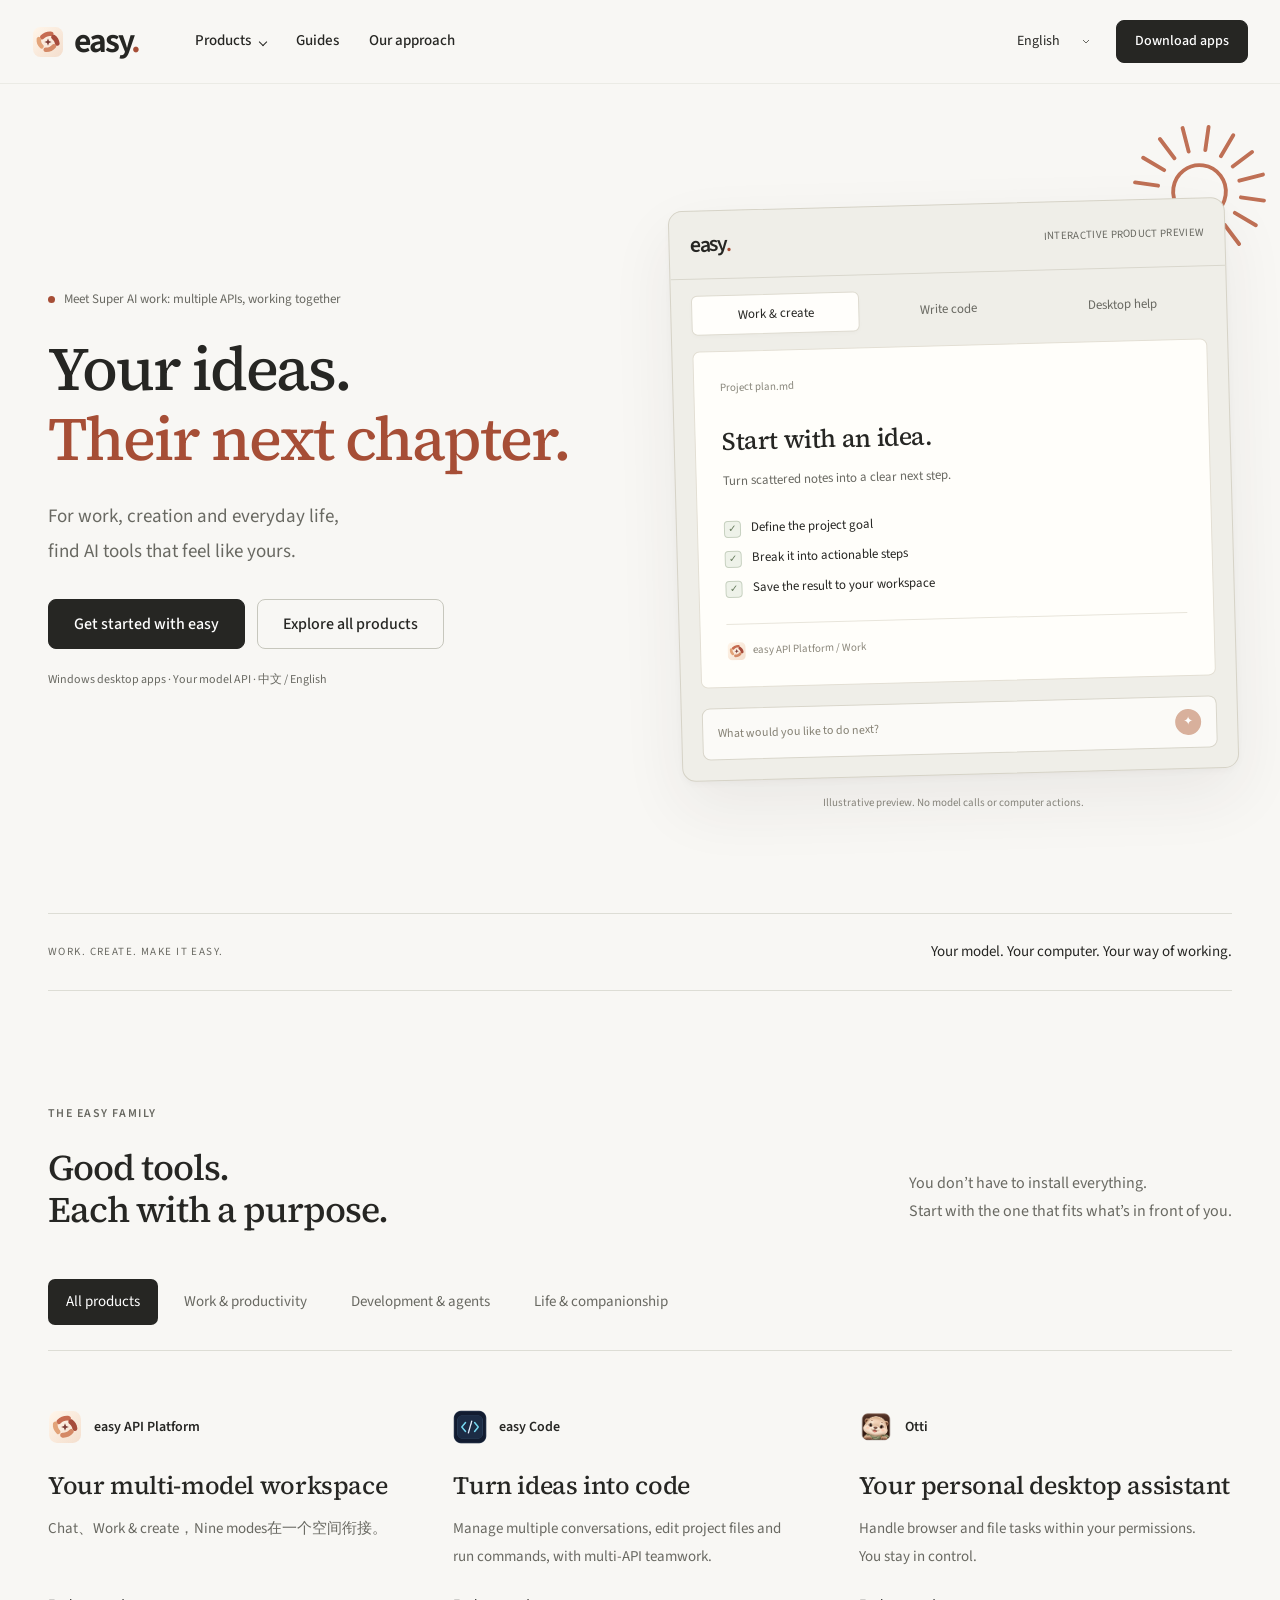
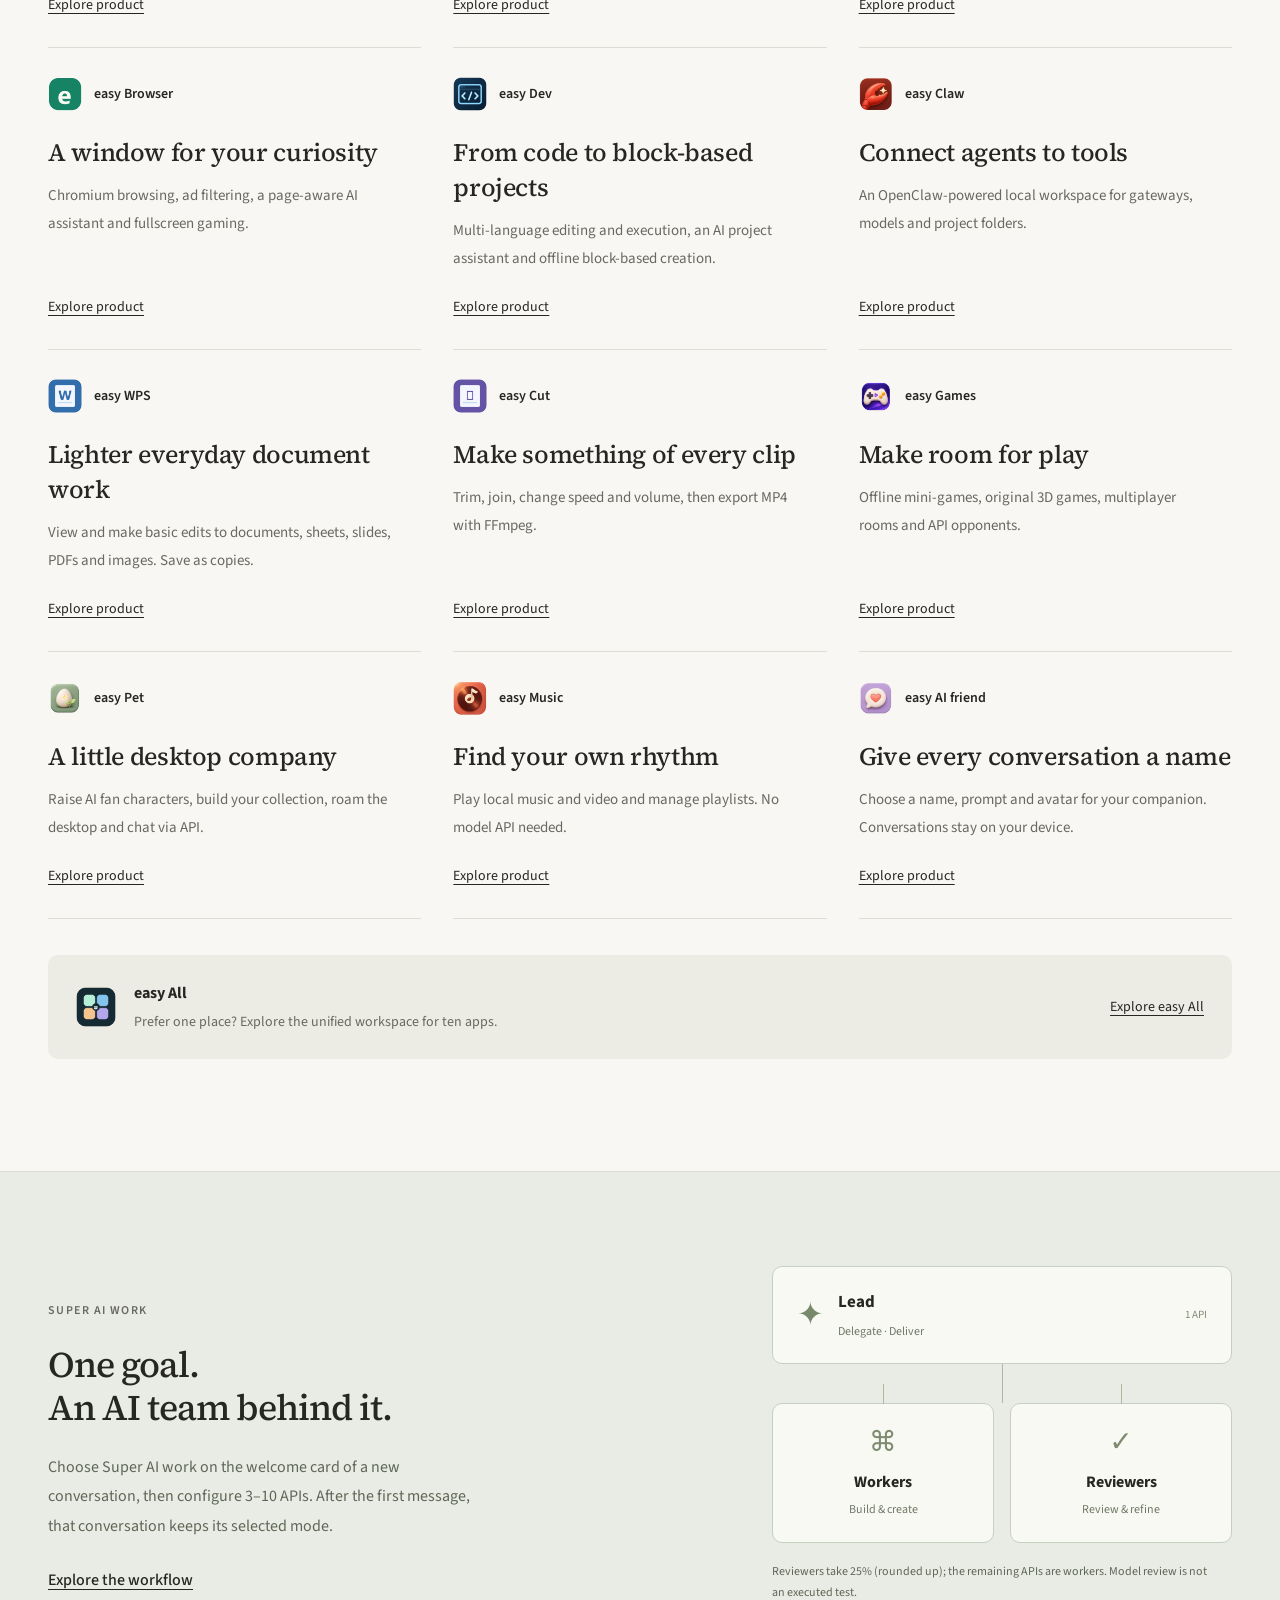
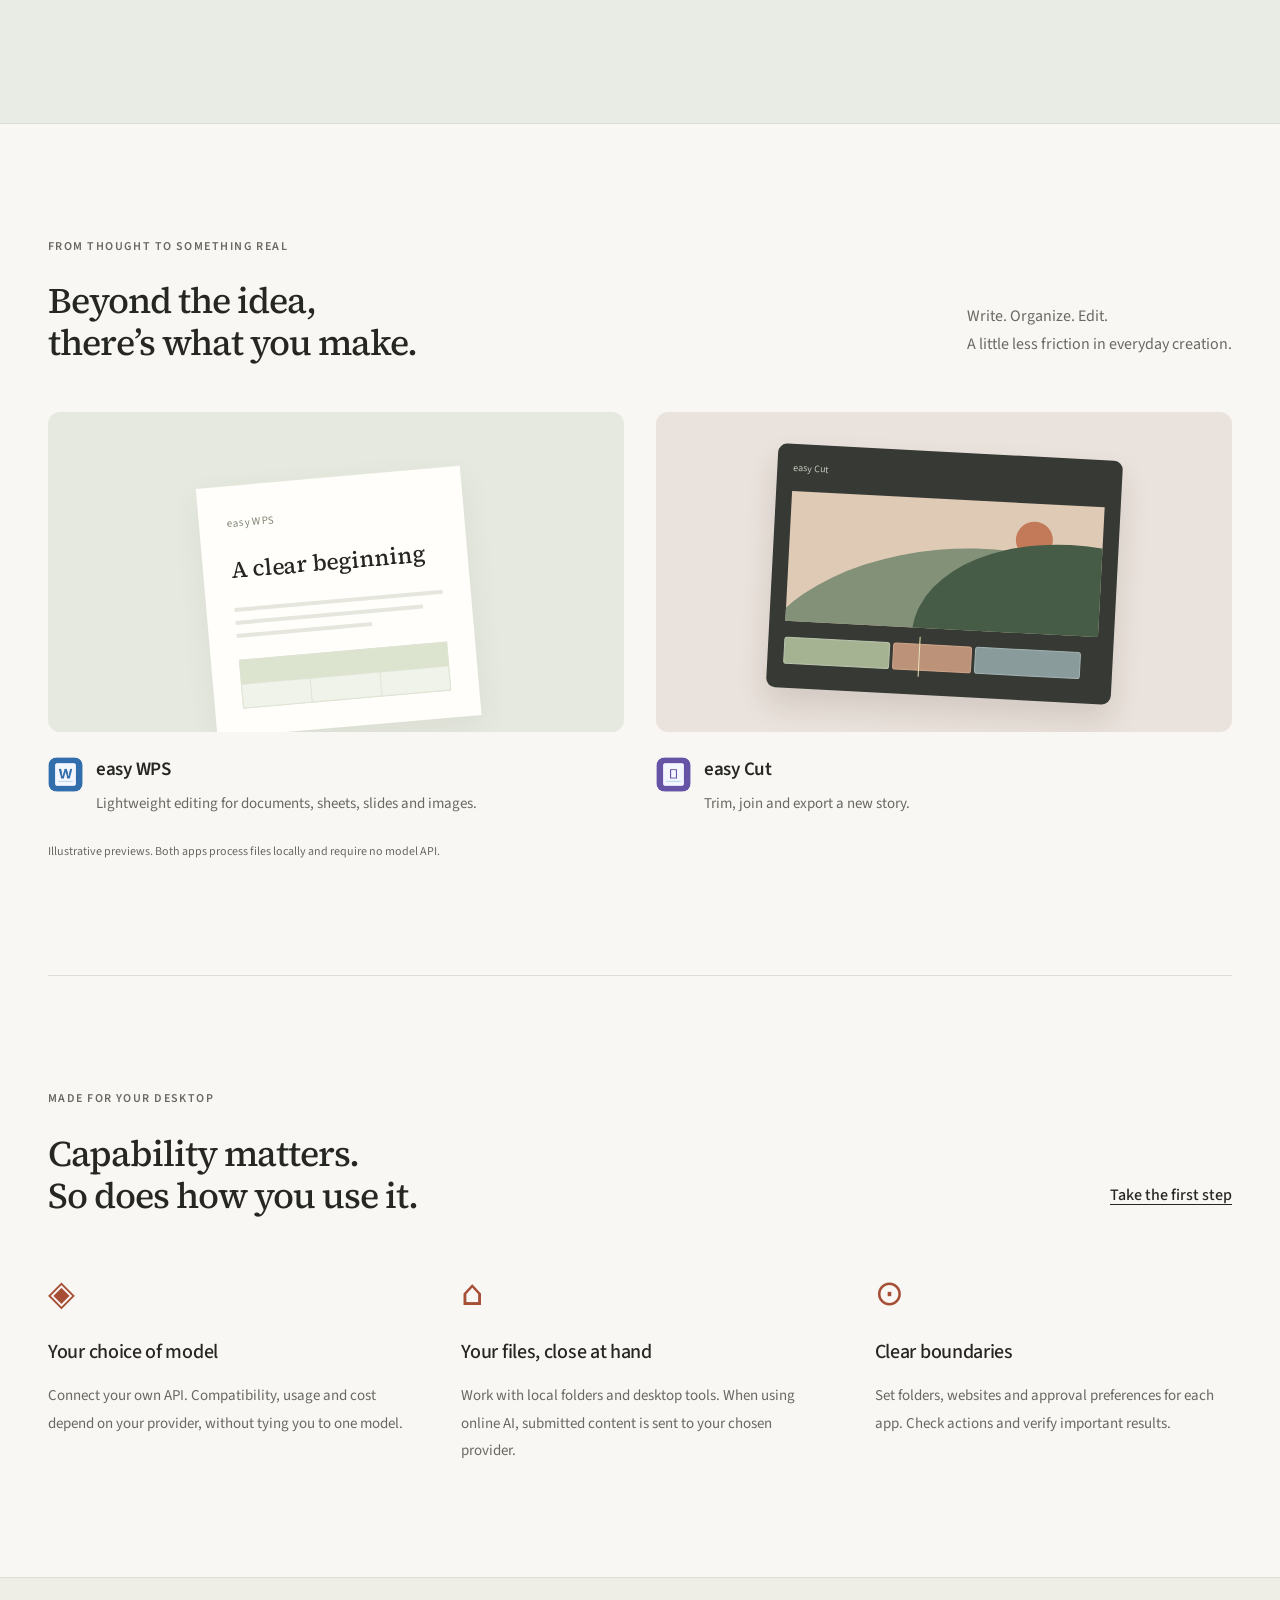
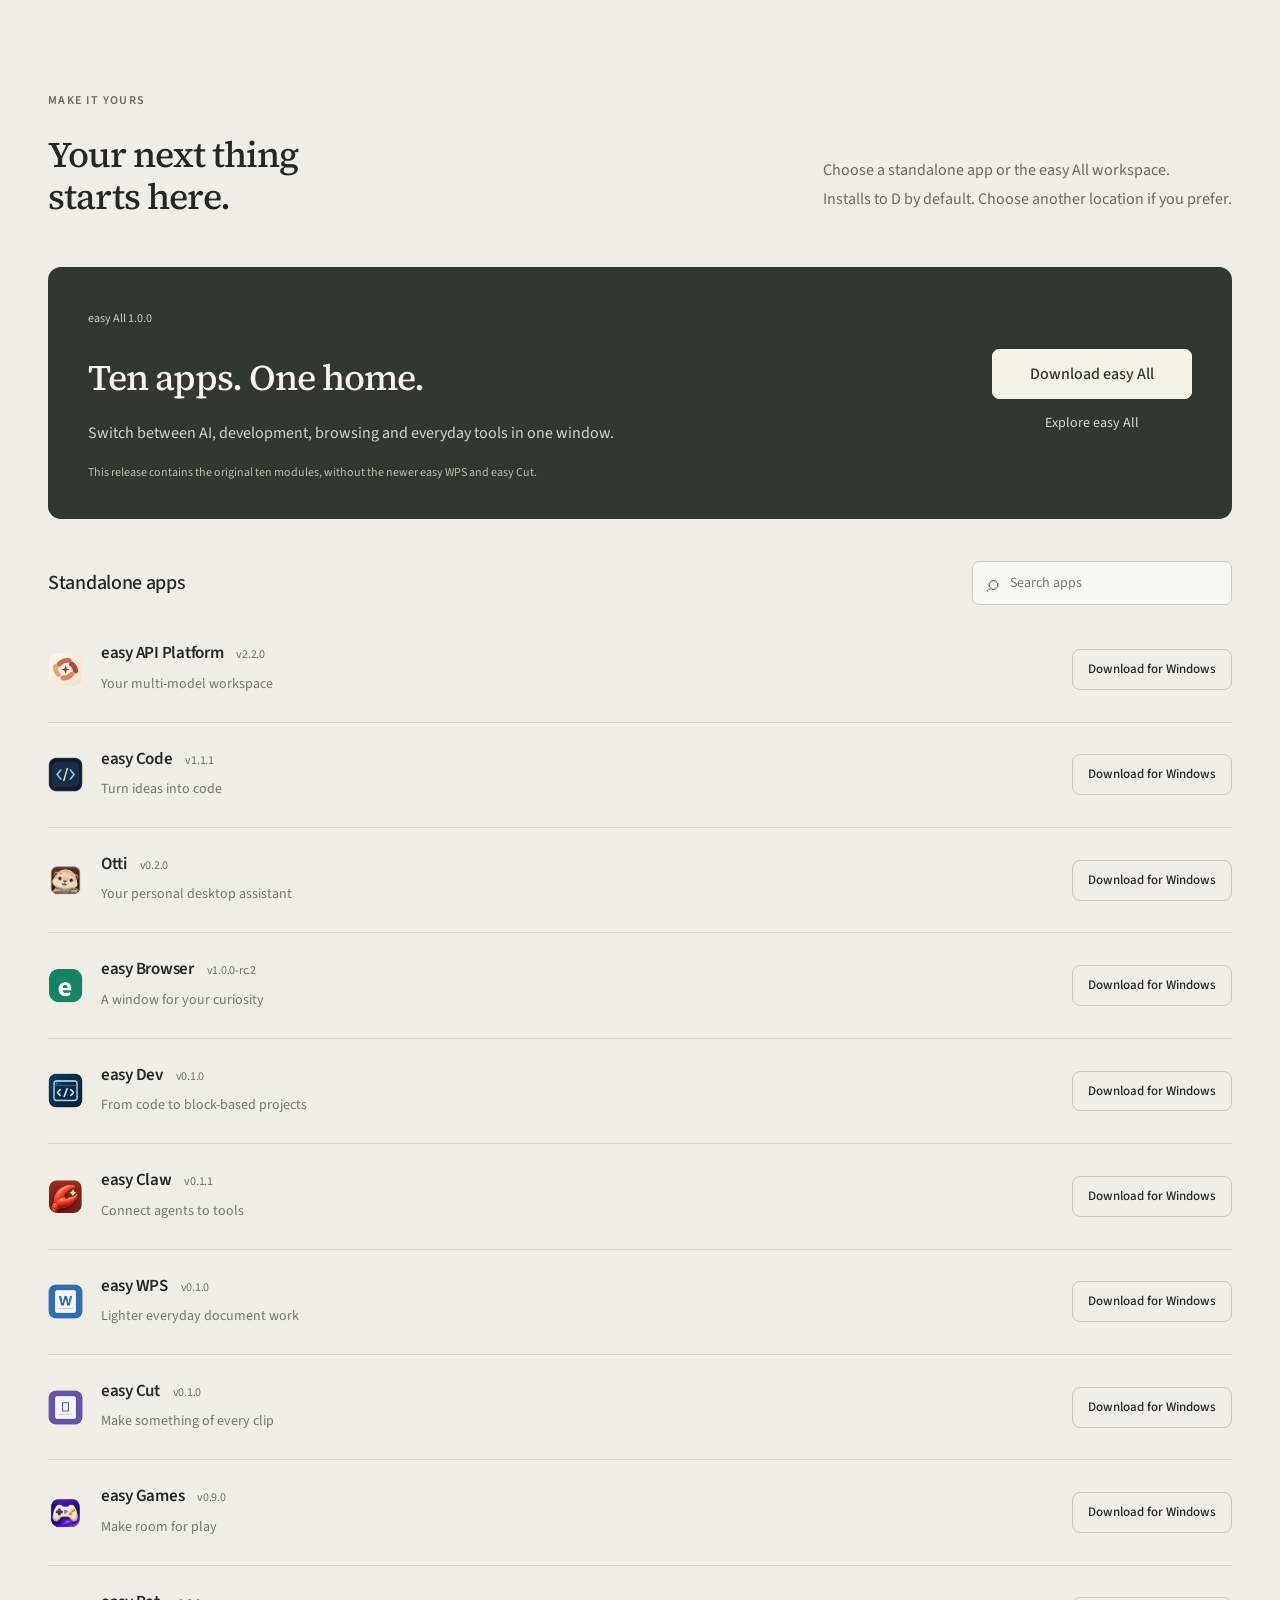
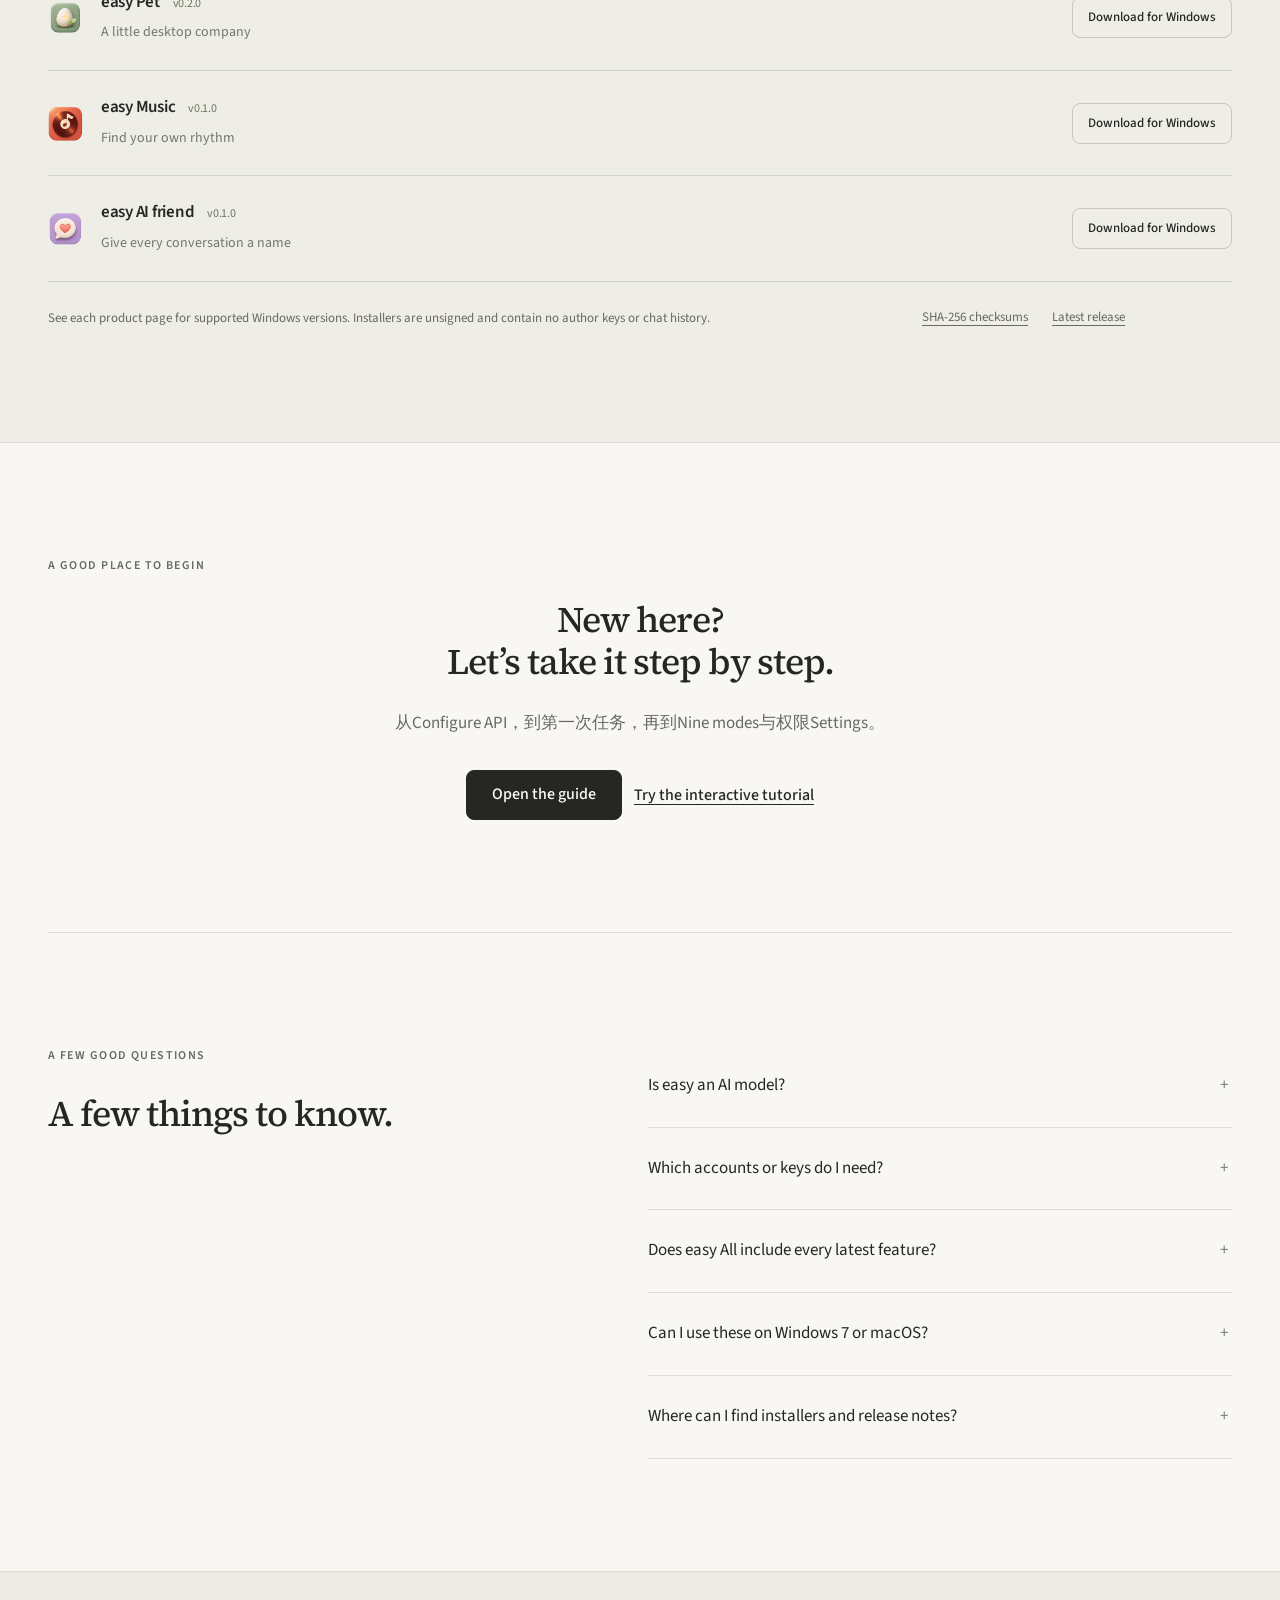
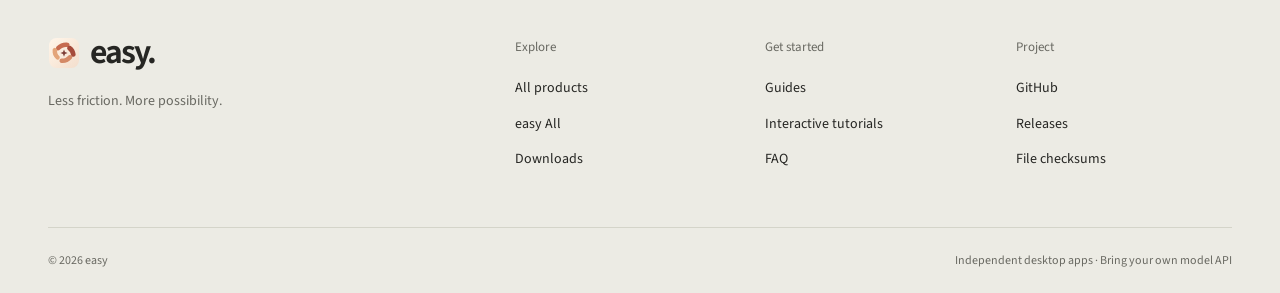
<file: index.html>
<!doctype html><html lang="zh-CN"><head><meta charset="UTF-8"><meta name="viewport" content="width=device-width,initial-scale=1"><meta name="theme-color" content="#f8f7f4"><meta name="description" content="easy 应用家族：AI 工作台、编码、桌面助理、浏览器、文档与视频工具，还有游戏、宠物与音乐。独立安装，连接自己的 API。"><meta property="og:title" content="easy · 把想法，变成下一步"><meta property="og:description" content="为工作、创作与日常，找到顺手的桌面工具。"><meta property="og:type" content="website"><title>easy · 把想法，变成下一步</title><link rel="icon" href="assets/easy-api.svg" type="image/svg+xml"><link rel="stylesheet" href="styles.css"><link rel="stylesheet" href="refinements.css"><link rel="stylesheet" href="typography.css"><link rel="stylesheet" href="commercial.css"><script defer src="i18n/data.js"></script><script defer src="i18n/recent.js"></script><script defer src="i18n/dev.js"></script><script defer src="i18n/all.js"></script><script defer src="i18n/nov19.js"></script><script defer src="i18n/commercial.js"></script><script defer src="i18n/ui.js"></script><script defer src="config.js"></script><script defer src="site.js"></script><script defer src="motion.js"></script><script defer src="tutorials.js"></script><script defer src="commercial.js"></script></head><body class="commercial-home"><a class="skip" href="#main">跳到主要内容</a><header class="header commercial-header"><div class="nav-shell"><a class="brand" href="index.html" aria-label="easy 首页"><img src="assets/easy-api.svg" alt=""><span>easy<span class="brand-dot">.</span></span></a>
<button class="nav-toggle" type="button" aria-expanded="false" aria-controls="site-nav" aria-label="打开导航"><span></span><span></span></button>
<div class="site-nav" id="site-nav"><nav aria-label="主导航"><details class="product-menu"><summary>产品<span class="chevron" aria-hidden="true"></span></summary><div class="mega-menu"><div class="mega-label">找到你的下一件工具</div><div class="mega-grid"><a href="guide.html#modes"><img src="assets/easy-api.svg" alt=""><span>easy API平台<small>多模型 AI 工作台</small></span></a><a href="guide.html#guide-code"><img src="assets/easy-code.png" alt=""><span>easy Code<small>把想法写成代码</small></span></a><a href="guide.html#guide-otti"><img src="assets/otti.png" alt=""><span>Otti<small>你的私人桌面助理</small></span></a><a href="browser.html"><img src="assets/easy-browser.png" alt=""><span>easy Browser<small>为好奇心打开窗口</small></span></a><a href="dev.html"><img src="assets/easy-dev.png" alt=""><span>easy Dev<small>从代码，到积木创作</small></span></a><a href="claw.html"><img src="assets/easy-claw.png" alt=""><span>easy Claw<small>让智能体连接工具</small></span></a><a href="wps.html"><img src="assets/easy-wps.png" alt=""><span>easy WPS<small>轻量处理日常文档</small></span></a><a href="cut.html"><img src="assets/easy-cut.png" alt=""><span>easy Cut<small>让片段，成为作品</small></span></a><a href="games.html"><img src="assets/easy-games.png" alt=""><span>easy Games<small>给日常一点游戏时间</small></span></a><a href="pet.html"><img src="assets/easy-pet.png" alt=""><span>easy Pet<small>多一个桌面小伙伴</small></span></a><a href="music.html"><img src="assets/easy-music.png" alt=""><span>easy Music<small>听见自己的节奏</small></span></a><a href="friend.html"><img src="assets/easy-friend.png" alt=""><span>easy AI friend<small>让对话，有自己的名字</small></span></a></div><a class="mega-all" href="all.html">认识 easy All · 十款应用的统一入口</a></div></details><a href="guide.html">使用指南</a><a href="index.html#approach">我们的方式</a></nav><div class="nav-actions"><select data-easy-language aria-label="语言 / Language"><option value="zh-CN">简体中文</option><option value="en">English</option></select><a class="button small" href="index.html#downloads">下载应用</a></div></div></div></header>
<main id="main">
<section class="launch-hero wrap"><div class="launch-copy"><a class="release-note" href="#collaboration"><span class="release-dot"></span>认识 Super AI work：让多个 API 协作</a><h1>把想法，<br><em>变成下一步。</em></h1><p class="launch-lead">为工作、创作与日常，<br>找到真正顺手的 AI 工具。</p><div class="hero-actions"><a class="button" href="#downloads">开始使用 easy</a><a class="button outline" href="#products">探索所有产品</a></div><p class="hero-footnote">Windows 桌面应用 · 自备模型 API · 中文 / English</p></div><div class="launch-visual"><svg class="editorial-sun" viewBox="0 0 200 200" aria-hidden="true"><g fill="none" stroke="currentColor" stroke-width="5" stroke-linecap="round"><path d="M100 16v30m0 108v30M16 100h30m108 0h30M40 40l22 22m76 76 22 22M40 160l22-22m76-76 22-22M67 22l12 29m42 98 12 29M22 67l29 12m98 42 29 12M22 133l29-12m98-42 29-12M67 178l12-29m42-98 12-29"/><circle cx="100" cy="100" r="34"/></g></svg><div class="product-showcase"><div class="showcase-bar"><span class="showcase-wordmark">easy<span>.</span></span><span>产品交互演示</span></div><div class="showcase-tabs" role="tablist" aria-label="选择演示"><button id="tab-work" role="tab" aria-selected="true" aria-controls="showcase-work" data-showcase="work">工作与创作</button><button id="tab-code" role="tab" aria-selected="false" aria-controls="showcase-code" data-showcase="code" tabindex="-1">编写代码</button><button id="tab-otti" role="tab" aria-selected="false" aria-controls="showcase-otti" data-showcase="otti" tabindex="-1">桌面助理</button></div><section class="showcase-panel" id="showcase-work" role="tabpanel" aria-labelledby="tab-work" ><span class="preview-file">项目计划.md</span><h3>从一个想法开始。</h3><p>把零散的资料，整理成清晰的下一步。</p><ul class="paper-checks"><li>梳理项目目标</li><li>拆解可执行步骤</li><li>把成果保存到工作目录</li></ul><div class="paper-foot"><img src="assets/easy-api.svg" alt=""><span>easy API平台 / Work</span></div></section><section class="showcase-panel" id="showcase-code" role="tabpanel" aria-labelledby="tab-code" hidden><span class="preview-file">hello.py</span><h3>让思路，落在代码里。</h3><pre aria-label="代码示例"><code><span class="code-comment"># A small beginning</span>
def hello(name):
    return f"Hello, {name}"

print(hello("easy"))</code></pre><div class="paper-foot"><img src="assets/easy-code.png" alt=""><span>easy Code</span></div></section><section class="showcase-panel" id="showcase-otti" role="tabpanel" aria-labelledby="tab-otti" hidden><span class="preview-file">Otti</span><div class="preview-otti"><img src="assets/otti-mascot.png" alt="Otti 水獭吉祥物"><h3>有个帮手，也有自己的节奏。</h3><p>任务、权限与进度，始终看得见。</p></div></section><div class="preview-composer"><span>接下来，你想做什么？</span><span class="preview-send" aria-hidden="true">✦</span></div></div><p class="preview-caption">界面示意，不会调用模型或执行操作。</p></div></section>
<div class="purpose-strip wrap"><span>WORK. CREATE. MAKE IT EASY.</span><p>你的模型。你的电脑。你的工作方式。</p></div>
<section id="products" class="wrap section product-section"><div class="section-heading"><div><p class="eyebrow">THE EASY FAMILY</p><h2>好工具，<br>各有所长。</h2></div><p>不必一次装下全部。<br>从眼前的一件事，选一个适合你的开始。</p></div><div class="product-filters" role="group" aria-label="产品分类"><button type="button" data-filter="all" aria-pressed="true">全部产品</button><button type="button" data-filter="work" aria-pressed="false">工作与效率</button><button type="button" data-filter="build" aria-pressed="false">开发与智能体</button><button type="button" data-filter="life" aria-pressed="false">生活与陪伴</button></div><div class="product-grid"><article class="product-card" data-category="work"><div class="product-card-top"><img src="assets/easy-api.svg" alt="" loading="lazy"><span>easy API平台</span></div><h3>多模型 AI 工作台</h3><p>聊天、工作与创作，九种模式在一个空间衔接。</p><a href="guide.html#modes">了解产品<span class="sr-only"> easy API平台</span></a></article><article class="product-card" data-category="build"><div class="product-card-top"><img src="assets/easy-code.png" alt="" loading="lazy"><span>easy Code</span></div><h3>把想法写成代码</h3><p>多对话管理、项目文件编辑与命令执行，支持多 API 团队协作。</p><a href="guide.html#guide-code">了解产品<span class="sr-only"> easy Code</span></a></article><article class="product-card" data-category="work"><div class="product-card-top"><img src="assets/otti.png" alt="" loading="lazy"><span>Otti</span></div><h3>你的私人桌面助理</h3><p>在授权范围内完成网页与文件任务，把控制权留给你。</p><a href="guide.html#guide-otti">了解产品<span class="sr-only"> Otti</span></a></article><article class="product-card" data-category="work"><div class="product-card-top"><img src="assets/easy-browser.png" alt="" loading="lazy"><span>easy Browser</span></div><h3>为好奇心打开窗口</h3><p>Chromium 浏览器、广告过滤、网页 AI 助手与游戏全屏。</p><a href="browser.html">了解产品<span class="sr-only"> easy Browser</span></a></article><article class="product-card" data-category="build"><div class="product-card-top"><img src="assets/easy-dev.png" alt="" loading="lazy"><span>easy Dev</span></div><h3>从代码，到积木创作</h3><p>多语言编辑与运行、AI 项目助手，以及离线图形化创作。</p><a href="dev.html">了解产品<span class="sr-only"> easy Dev</span></a></article><article class="product-card" data-category="build"><div class="product-card-top"><img src="assets/easy-claw.png" alt="" loading="lazy"><span>easy Claw</span></div><h3>让智能体连接工具</h3><p>基于 OpenClaw 的本机工作台，管理网关、模型与工作目录。</p><a href="claw.html">了解产品<span class="sr-only"> easy Claw</span></a></article><article class="product-card" data-category="work"><div class="product-card-top"><img src="assets/easy-wps.png" alt="" loading="lazy"><span>easy WPS</span></div><h3>轻量处理日常文档</h3><p>查看和简易编辑文档、表格、演示、PDF 与图片，另存副本。</p><a href="wps.html">了解产品<span class="sr-only"> easy WPS</span></a></article><article class="product-card" data-category="work"><div class="product-card-top"><img src="assets/easy-cut.png" alt="" loading="lazy"><span>easy Cut</span></div><h3>让片段，成为作品</h3><p>裁剪、拼接、倍速与音量调整，使用 FFmpeg 导出 MP4。</p><a href="cut.html">了解产品<span class="sr-only"> easy Cut</span></a></article><article class="product-card" data-category="life"><div class="product-card-top"><img src="assets/easy-games.png" alt="" loading="lazy"><span>easy Games</span></div><h3>给日常一点游戏时间</h3><p>离线小游戏、原创 3D、房间联机与 API 对战。</p><a href="games.html">了解产品<span class="sr-only"> easy Games</span></a></article><article class="product-card" data-category="life"><div class="product-card-top"><img src="assets/easy-pet.png" alt="" loading="lazy"><span>easy Pet</span></div><h3>多一个桌面小伙伴</h3><p>AI 二创角色养成、图鉴收集、桌面漫步与 API 聊天。</p><a href="pet.html">了解产品<span class="sr-only"> easy Pet</span></a></article><article class="product-card" data-category="life"><div class="product-card-top"><img src="assets/easy-music.png" alt="" loading="lazy"><span>easy Music</span></div><h3>听见自己的节奏</h3><p>打开本地音乐与视频，管理播放列表，不需要模型 API。</p><a href="music.html">了解产品<span class="sr-only"> easy Music</span></a></article><article class="product-card" data-category="life"><div class="product-card-top"><img src="assets/easy-friend.png" alt="" loading="lazy"><span>easy AI friend</span></div><h3>让对话，有自己的名字</h3><p>自定义伙伴的名字、提示词和头像，对话保存在本机。</p><a href="friend.html">了解产品<span class="sr-only"> easy AI friend</span></a></article></div><a class="all-product-link" href="all.html"><img src="assets/easy-all.png" alt=""><span><strong>easy All</strong><span>偏爱统一入口？认识十款应用的整合工作台。</span></span><span class="all-link-label">了解整合版</span></a></section>
<section id="collaboration" class="collaboration-section"><div class="wrap collaboration-layout"><div><p class="eyebrow">SUPER AI WORK</p><h2>一个目标，<br>一支 AI 团队。</h2><p>在新对话的欢迎卡片中选择 Super AI work，再配置 3–10 个 API。首条消息发出后，本对话始终使用已选方式。</p><a class="text-link" href="guide.html#super-work">了解协作流程</a></div><div class="team-diagram" aria-label="老板分配任务，工作层产出，测试审查后汇总交付"><div class="team-lead"><span>✦</span><div><strong>老板</strong><small>拆解目标 · 汇总交付</small></div><b>1 API</b></div><div class="team-line"></div><div class="team-workers"><div><span>⌘</span><strong>工作层</strong><small>编写与产出</small></div><div><span>✓</span><strong>测试层</strong><small>审查与反馈</small></div></div><p>测试层占 25%（向上取整），其余为工作层。模型审查不等于真实运行测试。</p></div></div></section>
<section class="wrap section creation-section"><div class="section-heading"><div><p class="eyebrow">FROM THOUGHT TO SOMETHING REAL</p><h2>想法之外，<br>还有你的作品。</h2></div><p>写下，整理，剪辑。<br>让日常创作，少一点繁琐。</p></div><div class="creation-grid"><a class="creation-card document-creation" href="wps.html"><div class="creation-art"><div class="document-sheet"><span>easy WPS</span><strong>一个清晰的开始</strong><i></i><i></i><i></i><div class="document-table"><b></b><b></b><b></b><b></b><b></b><b></b></div></div></div><div class="creation-info"><img src="assets/easy-wps.png" alt=""><div><h3>easy WPS</h3><p>文档、表格、演示与图片的轻量编辑。</p></div></div></a><a class="creation-card video-creation" href="cut.html"><div class="creation-art"><div class="video-monitor"><span>easy Cut</span><div class="landscape-art"><span class="landscape-sun"></span><span class="landscape-hill"></span></div><div class="edit-timeline"><i></i><i></i><i></i><span></span></div></div></div><div class="creation-info"><img src="assets/easy-cut.png" alt=""><div><h3>easy Cut</h3><p>裁剪、拼接，再导出一段新的故事。</p></div></div></a></div><p class="creation-note">以上为功能示意。两款应用均在本机处理文件，不需要模型 API。</p></section>
<section id="approach" class="approach-section wrap section"><p class="eyebrow">MADE FOR YOUR DESKTOP</p><div class="approach-heading"><h2>能力很重要。<br>如何使用，同样重要。</h2><a class="text-link" href="guide.html#start">从第一步开始</a></div><div class="approach-grid"><article><span class="approach-icon">◈</span><h3>模型，由你选择</h3><p>连接自己的 API。兼容性、用量与费用以所选服务为准，不绑定单一模型。</p></article><article><span class="approach-icon">⌂</span><h3>文件，留在手边</h3><p>桌面工作目录与本地工具衔接。使用在线 AI 时，提交的内容会发送给你选择的模型服务。</p></article><article><span class="approach-icon">⊙</span><h3>边界，清楚可见</h3><p>按应用设置工作目录、网站与批准方式。查看操作内容，重要任务先验证结果。</p></article></div></section>
<section id="downloads" class="downloads commercial-downloads"><div class="wrap section"><div class="section-heading"><div><p class="eyebrow">MAKE IT YOURS</p><h2>下一件事，<br>从这里开始。</h2></div><p>选择独立应用，或 easy All 统一工作台。<br>默认安装到 D 盘，可自行更改。</p></div><div class="suite"><div><span class="pill">easy All 1.0.0</span><h3>十款应用。一个入口。</h3><p>同一窗口切换 AI、开发、浏览与生活工具。</p><small>此版本包含原十款模块，不含新增的 easy WPS 与 easy Cut。</small></div><div class="suite-action"><a class="button" data-asset="easy-All-1.0.0-Setup.exe" data-release="v2026.11.11-all" href="https://github.com/LanDeQi-d/easyAPI/releases">下载 easy All</a><a href="all.html">了解整合版</a></div></div><div class="download-toolbar"><h3>独立应用</h3><label class="download-search"><span class="sr-only">搜索应用</span><span aria-hidden="true">⌕</span><input type="search" id="download-search" placeholder="搜索应用" aria-label="搜索应用"></label></div><div class="download-list"><article id="download-api" data-download-name="easy API平台 多模型 AI 工作台 Your multi-model workspace"><img src="assets/easy-api.svg" alt="" loading="lazy"><div><h3>easy API平台 <span>v2.2.0</span></h3><p>多模型 AI 工作台</p></div><a class="button outline small" data-asset="easy-API-2.2.0-Setup.exe" data-release="v2026.11.28-create" href="https://github.com/LanDeQi-d/easyAPI/releases">下载 Windows 版<span class="sr-only"> easy API平台</span></a></article><article id="download-code" data-download-name="easy Code 把想法写成代码 Turn ideas into code"><img src="assets/easy-code.png" alt="" loading="lazy"><div><h3>easy Code <span>v1.1.1</span></h3><p>把想法写成代码</p></div><a class="button outline small" data-asset="easy-Code-1.1.1-Setup.exe" data-release="v2026.11.21-conversations" href="https://github.com/LanDeQi-d/easyAPI/releases">下载 Windows 版<span class="sr-only"> easy Code</span></a></article><article id="download-otti" data-download-name="Otti 你的私人桌面助理 Your personal desktop assistant"><img src="assets/otti.png" alt="" loading="lazy"><div><h3>Otti <span>v0.2.0</span></h3><p>你的私人桌面助理</p></div><a class="button outline small" data-asset="Otti-0.2.0-Setup.exe" data-release="v2026.11.10" href="https://github.com/LanDeQi-d/easyAPI/releases">下载 Windows 版<span class="sr-only"> Otti</span></a></article><article id="download-browser" data-download-name="easy Browser 为好奇心打开窗口 A window for your curiosity"><img src="assets/easy-browser.png" alt="" loading="lazy"><div><h3>easy Browser <span>v1.0.0-rc.2</span></h3><p>为好奇心打开窗口</p></div><a class="button outline small" data-asset="easy-Browser-1.0.0-rc.2-Setup.exe" data-release="v2026.11.10" href="https://github.com/LanDeQi-d/easyAPI/releases">下载 Windows 版<span class="sr-only"> easy Browser</span></a></article><article id="download-dev" data-download-name="easy Dev 从代码，到积木创作 From code to block-based projects"><img src="assets/easy-dev.png" alt="" loading="lazy"><div><h3>easy Dev <span>v0.1.0</span></h3><p>从代码，到积木创作</p></div><a class="button outline small" data-asset="easy-Dev-0.1.0-Setup.exe" data-release="v2026.11.10-dev-claw" href="https://github.com/LanDeQi-d/easyAPI/releases">下载 Windows 版<span class="sr-only"> easy Dev</span></a></article><article id="download-claw" data-download-name="easy Claw 让智能体连接工具 Connect agents to tools"><img src="assets/easy-claw.png" alt="" loading="lazy"><div><h3>easy Claw <span>v0.1.1</span></h3><p>让智能体连接工具</p></div><a class="button outline small" data-asset="easy-Claw-0.1.1-Setup.exe" data-release="v2026.11.10-dev-claw" href="https://github.com/LanDeQi-d/easyAPI/releases">下载 Windows 版<span class="sr-only"> easy Claw</span></a></article><article id="download-wps" data-download-name="easy WPS 轻量处理日常文档 Lighter everyday document work"><img src="assets/easy-wps.png" alt="" loading="lazy"><div><h3>easy WPS <span>v0.1.0</span></h3><p>轻量处理日常文档</p></div><a class="button outline small" data-asset="easy-WPS-0.1.0-Setup.exe" data-release="v2026.11.19-work" href="https://github.com/LanDeQi-d/easyAPI/releases">下载 Windows 版<span class="sr-only"> easy WPS</span></a></article><article id="download-cut" data-download-name="easy Cut 让片段，成为作品 Make something of every clip"><img src="assets/easy-cut.png" alt="" loading="lazy"><div><h3>easy Cut <span>v0.1.0</span></h3><p>让片段，成为作品</p></div><a class="button outline small" data-asset="easy-Cut-0.1.0-Setup.exe" data-release="v2026.11.19-work" href="https://github.com/LanDeQi-d/easyAPI/releases">下载 Windows 版<span class="sr-only"> easy Cut</span></a></article><article id="download-games" data-download-name="easy Games 给日常一点游戏时间 Make room for play"><img src="assets/easy-games.png" alt="" loading="lazy"><div><h3>easy Games <span>v0.9.0</span></h3><p>给日常一点游戏时间</p></div><a class="button outline small" data-asset="easy-Games-0.9.0-Setup.exe" data-release="v2026.11.10" href="https://github.com/LanDeQi-d/easyAPI/releases">下载 Windows 版<span class="sr-only"> easy Games</span></a></article><article id="download-pet" data-download-name="easy Pet 多一个桌面小伙伴 A little desktop company"><img src="assets/easy-pet.png" alt="" loading="lazy"><div><h3>easy Pet <span>v0.2.0</span></h3><p>多一个桌面小伙伴</p></div><a class="button outline small" data-asset="easy-Pet-0.2.0-Setup.exe" data-release="v2026.11.10" href="https://github.com/LanDeQi-d/easyAPI/releases">下载 Windows 版<span class="sr-only"> easy Pet</span></a></article><article id="download-music" data-download-name="easy Music 听见自己的节奏 Find your own rhythm"><img src="assets/easy-music.png" alt="" loading="lazy"><div><h3>easy Music <span>v0.1.0</span></h3><p>听见自己的节奏</p></div><a class="button outline small" data-asset="easy-Music-0.1.0-Setup.exe" data-release="v2026.11.10" href="https://github.com/LanDeQi-d/easyAPI/releases">下载 Windows 版<span class="sr-only"> easy Music</span></a></article><article id="download-friend" data-download-name="easy AI friend 让对话，有自己的名字 Give every conversation a name"><img src="assets/easy-friend.png" alt="" loading="lazy"><div><h3>easy AI friend <span>v0.1.0</span></h3><p>让对话，有自己的名字</p></div><a class="button outline small" data-asset="easy-AI-Friend-0.1.0-Setup.exe" data-release="v2026.11.10" href="https://github.com/LanDeQi-d/easyAPI/releases">下载 Windows 版<span class="sr-only"> easy AI friend</span></a></article></div><p id="download-empty" role="status" hidden>没有找到匹配的应用，请试试其他关键词。</p><div class="download-meta"><p>支持的系统版本请查看各产品介绍页。安装包未签名，不包含作者的密钥或聊天记录。</p><a href="SHA256SUMS.txt" download>SHA-256 文件校验</a><a id="release-link" data-release="v2026.11.28-create" href="https://github.com/LanDeQi-d/easyAPI/releases">查看最新发布</a></div><p id="download-help" hidden role="status">GitHub Releases</p></div></section>
<section class="guide-teaser wrap section"><p class="eyebrow">A GOOD PLACE TO BEGIN</p><h2>第一次使用？<br>我们一步步来。</h2><p>从配置 API，到第一次任务，再到九种模式与权限设置。</p><div class="hero-actions"><a class="button" href="guide.html">打开使用指南</a><a class="text-link" href="guide.html#tutorials">跟着交互式教程试一遍</a></div></section>
<section id="faq" class="wrap section faq"><div><p class="eyebrow">A FEW GOOD QUESTIONS</p><h2>你可能还想知道。</h2></div><div><details><summary>easy 是一个 AI 模型吗？</summary><p>easy 是一组独立开发的桌面应用，不提供自有基础模型。需要 AI 的功能使用你自行配置的模型 API；浏览、音乐、基础文档和视频工具可不使用 AI。</p></details><details><summary>需要哪些账号或密钥？</summary><p>AI 功能需要你提供兼容服务的 API 地址、模型与 API Key。模型费用由对应服务商计收，具体能力取决于模型与接口。多款应用支持读取 easy API平台的设置。</p></details><details><summary>整合版包含所有最新功能吗？</summary><p>easy All 1.0.0 是原十款模块的整合快照。新增的 easy WPS、easy Cut，以及之后的独立版更新不代表已同步进入整合版。请查看版本说明，按需要选择独立版。</p></details><details><summary>能在 Windows 7 或 macOS 上使用吗？</summary><p>easy All 支持 Windows 10 及以上 64 位。独立应用的系统要求以产品页为准；easy Games 有 Windows 7 兼容设计。本页没有提供 macOS 安装包。</p></details><details><summary>如何查看安装包和版本记录？</summary><p>下载按钮连接 GitHub Releases。你可以在那里核对版本说明，也可使用本站的 SHA-256 校验文件检查安装包。若下载失败，请稍后重试或直接访问发布页。</p></details></div></section>
</main><footer class="commercial-footer"><div class="wrap footer-top"><div><a class="brand" href="index.html"><img src="assets/easy-api.svg" alt=""><span>easy.</span></a><p>让工具简单，让想法向前。</p></div><div><strong>探索</strong><a href="index.html#products">全部产品</a><a href="all.html">easy All</a><a href="index.html#downloads">下载中心</a></div><div><strong>开始使用</strong><a href="guide.html">使用指南</a><a href="guide.html#tutorials">交互式教程</a><a href="index.html#faq">常见问题</a></div><div><strong>项目</strong><a href="https://github.com/LanDeQi-d/easyAPI" target="_blank" rel="noopener noreferrer">GitHub</a><a href="https://github.com/LanDeQi-d/easyAPI/releases" target="_blank" rel="noopener noreferrer">版本记录</a><a href="SHA256SUMS.txt">文件校验</a></div></div><div class="wrap footer-bottom"><span>© 2026 easy</span><span>独立桌面应用 · 使用自己的模型 API</span></div></footer><noscript><p class="noscript">交互筛选需要 JavaScript；全部应用与下载链接仍可直接访问。</p></noscript></body></html>
</file>
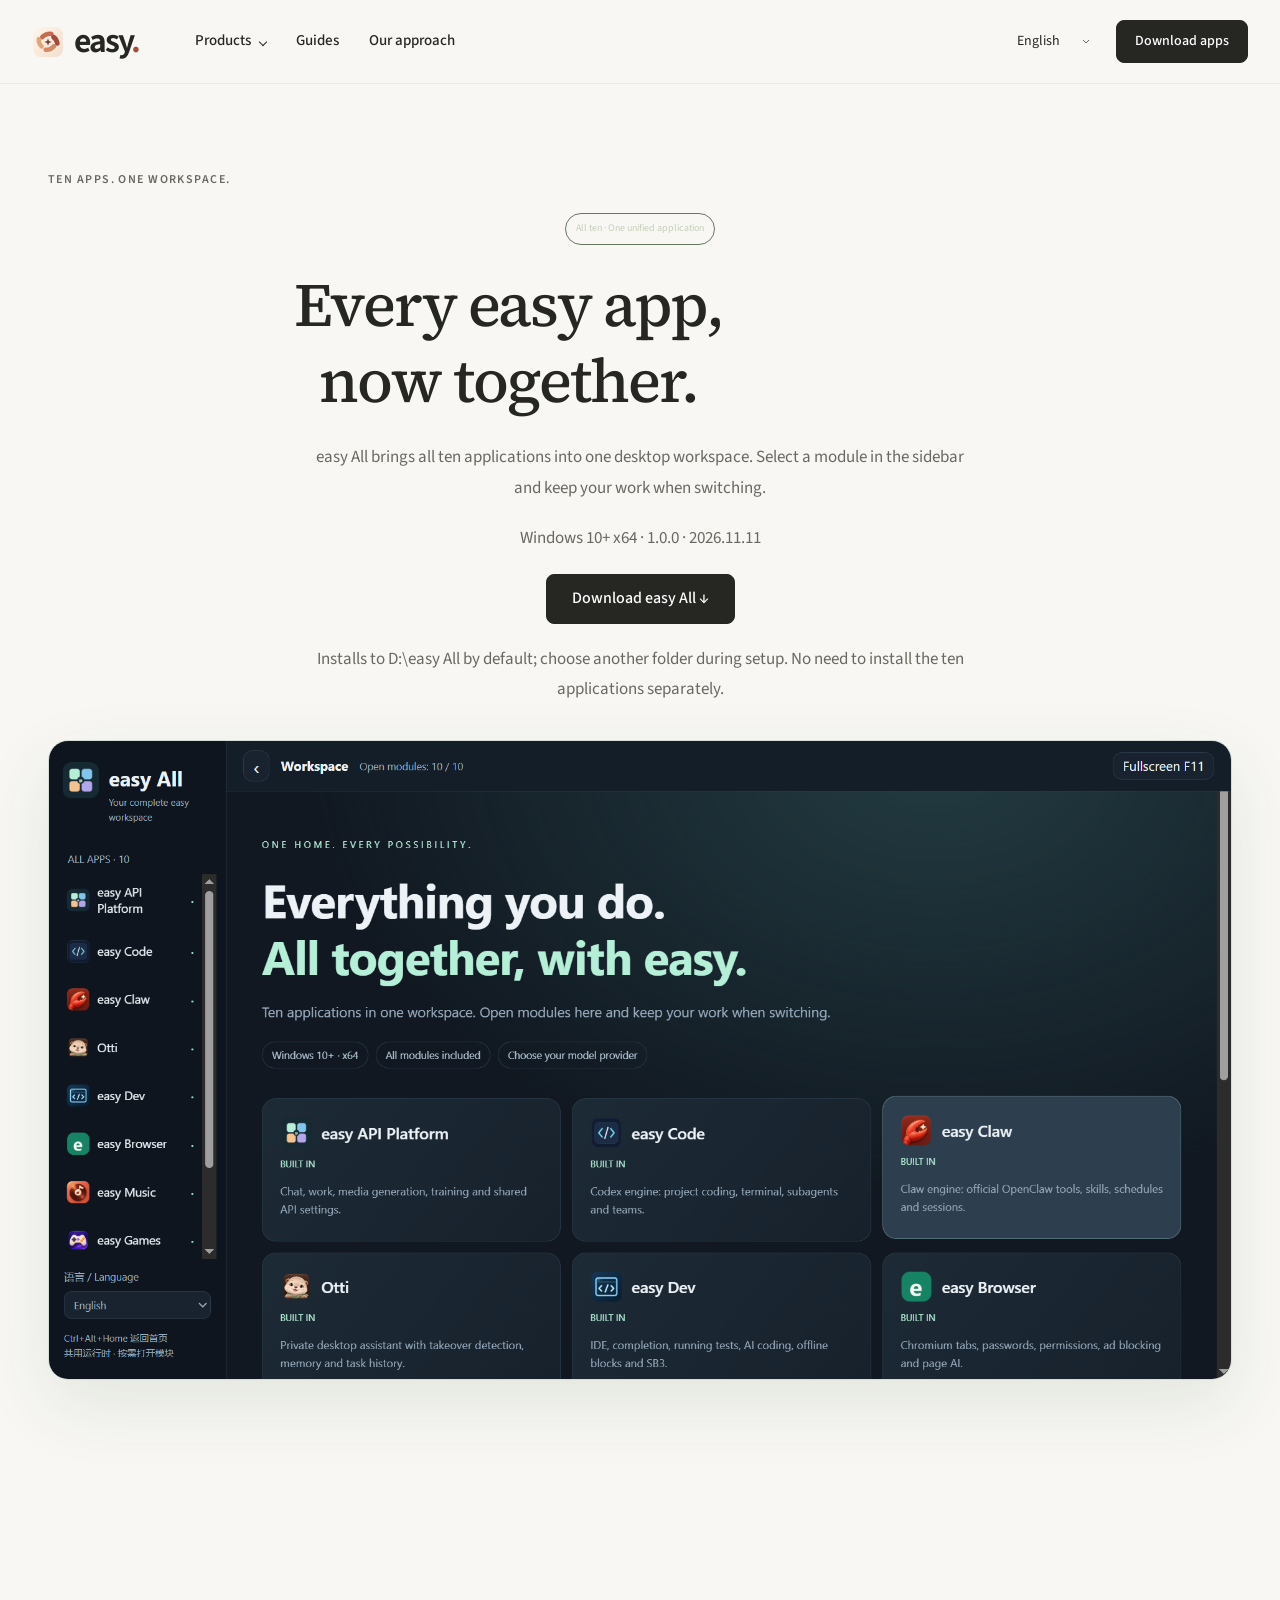
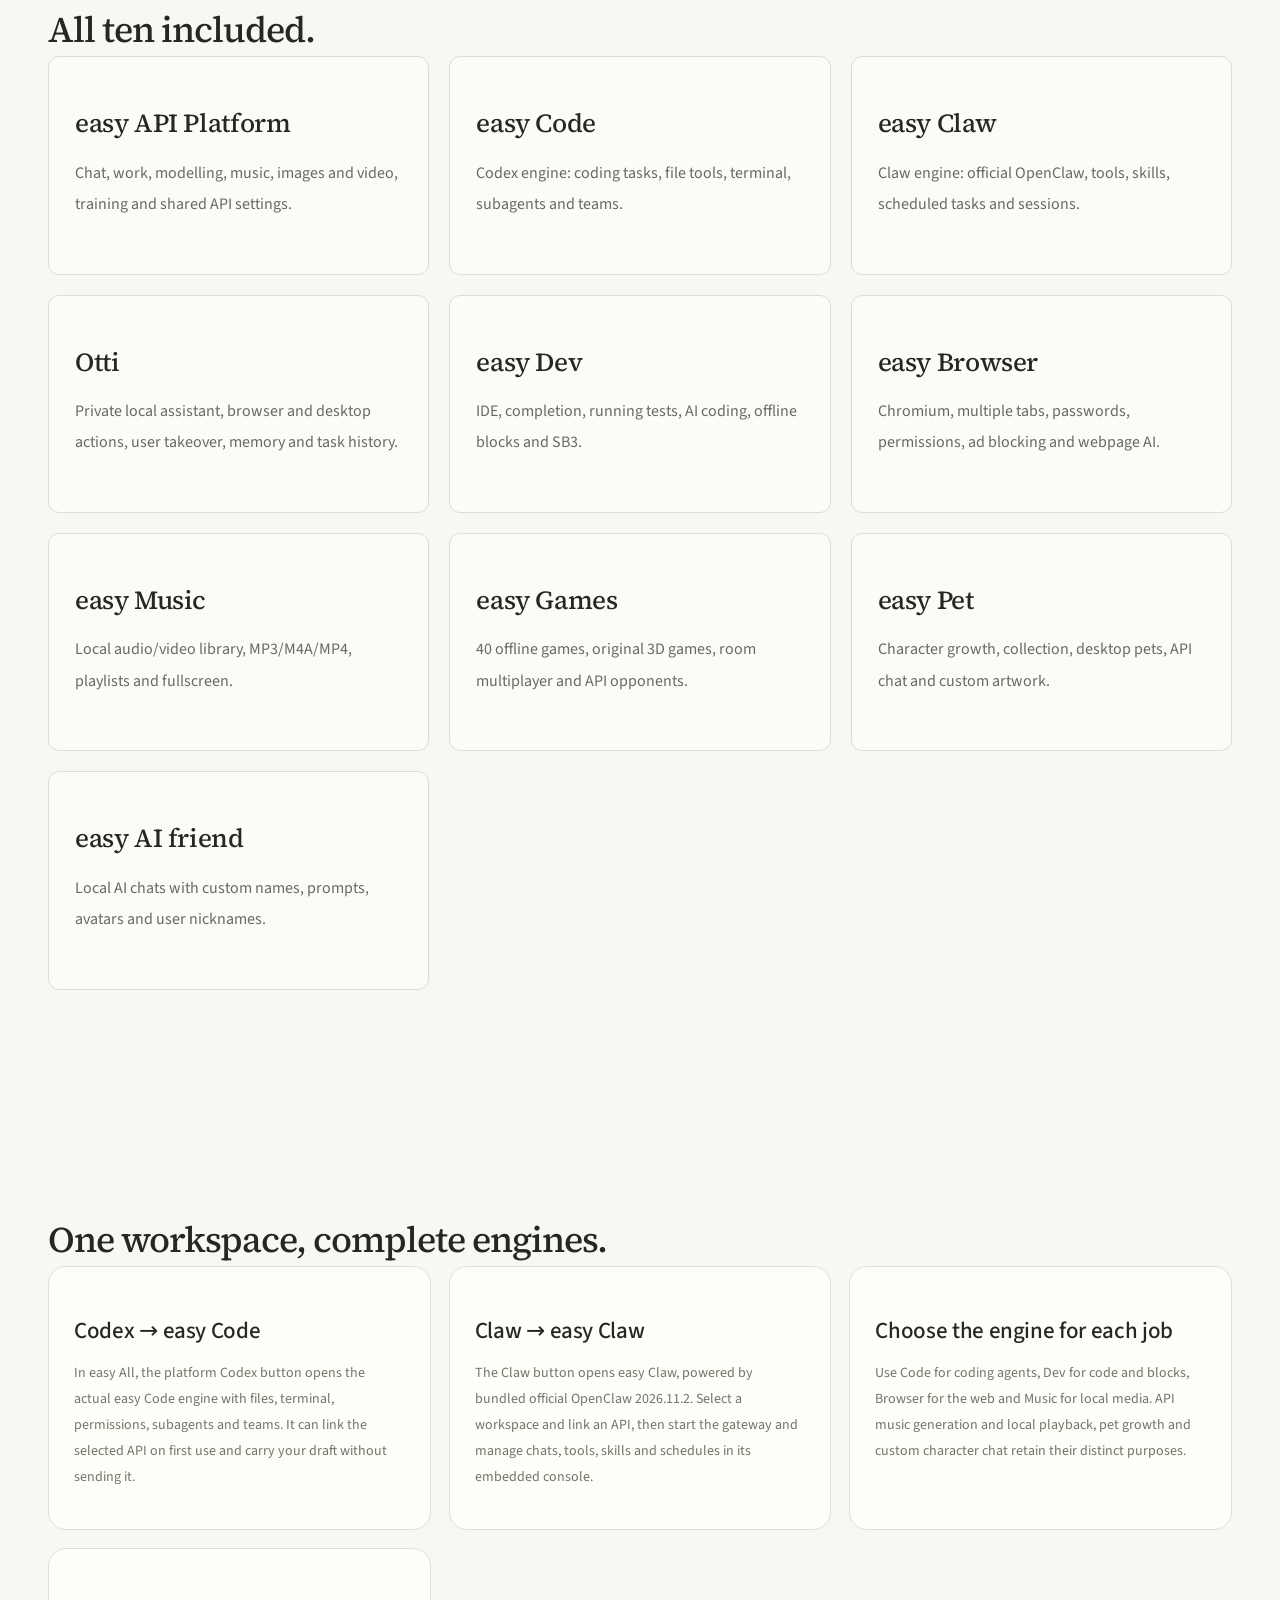
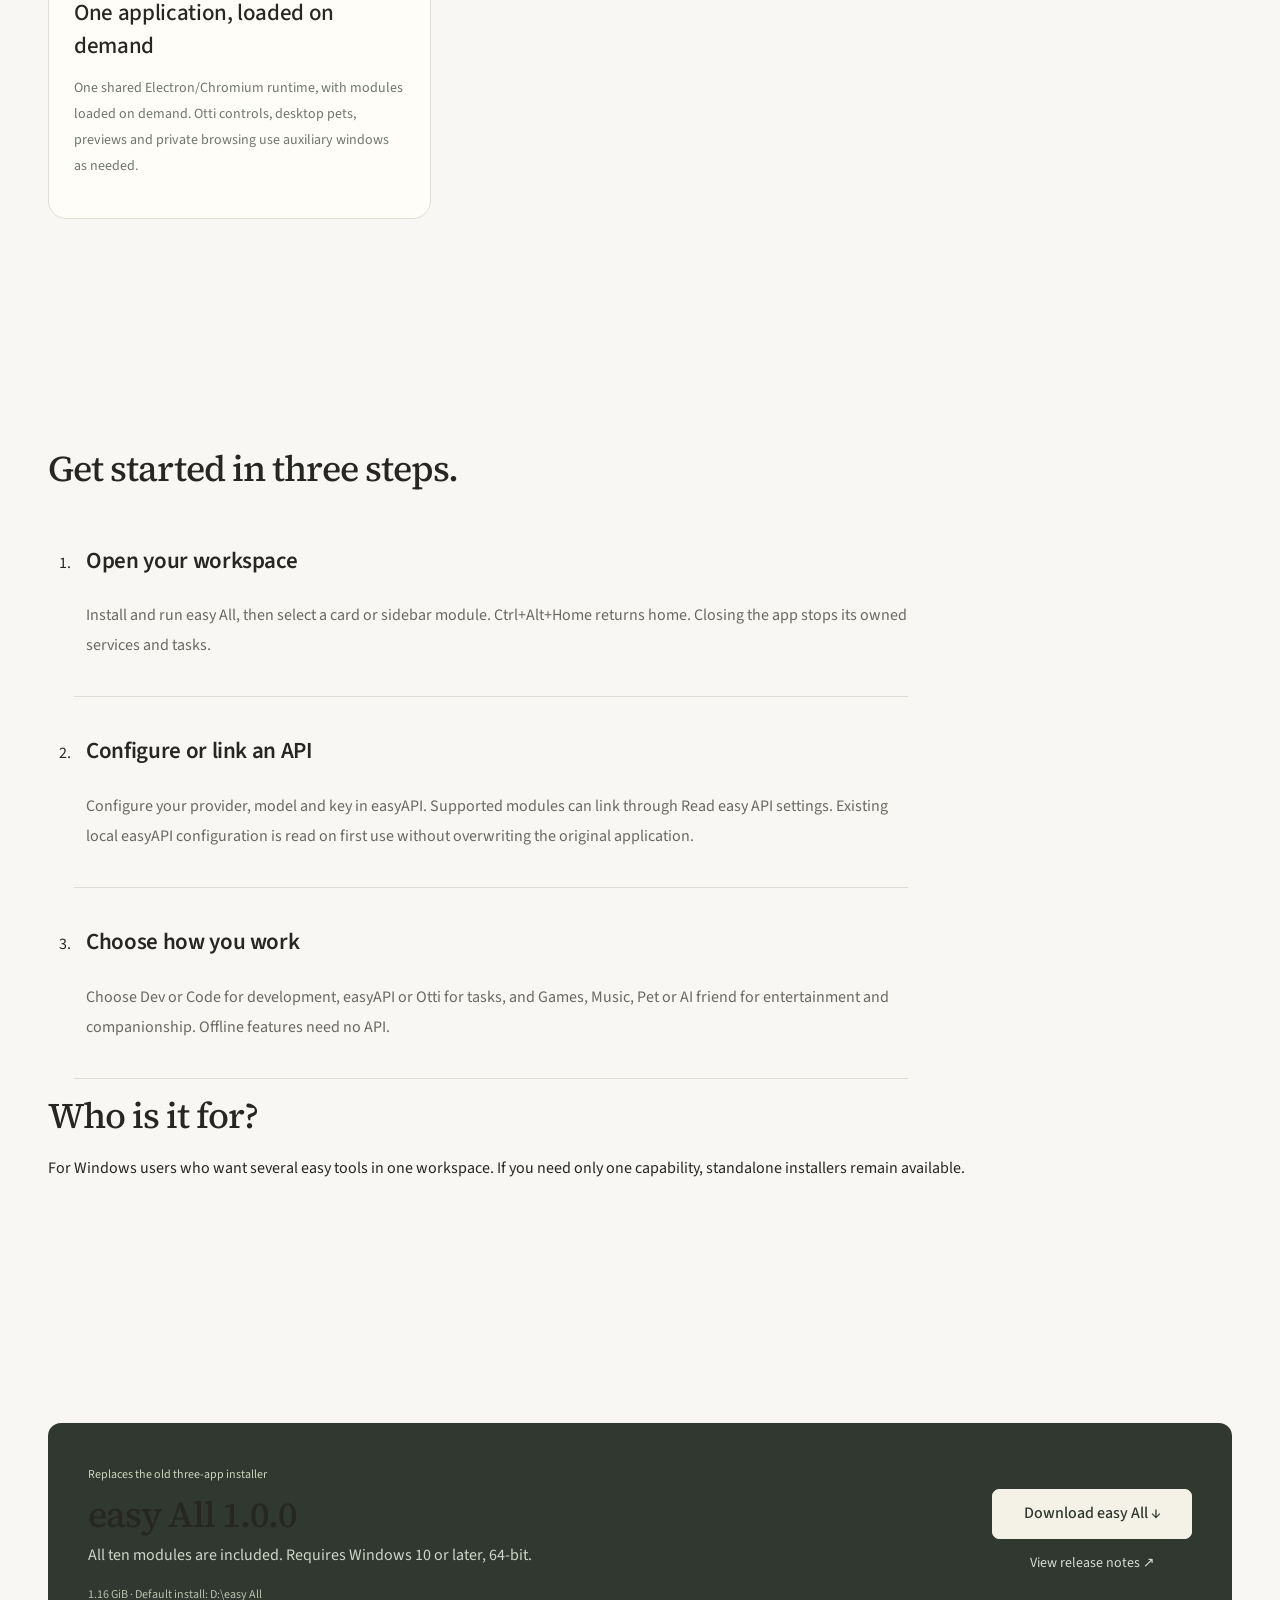
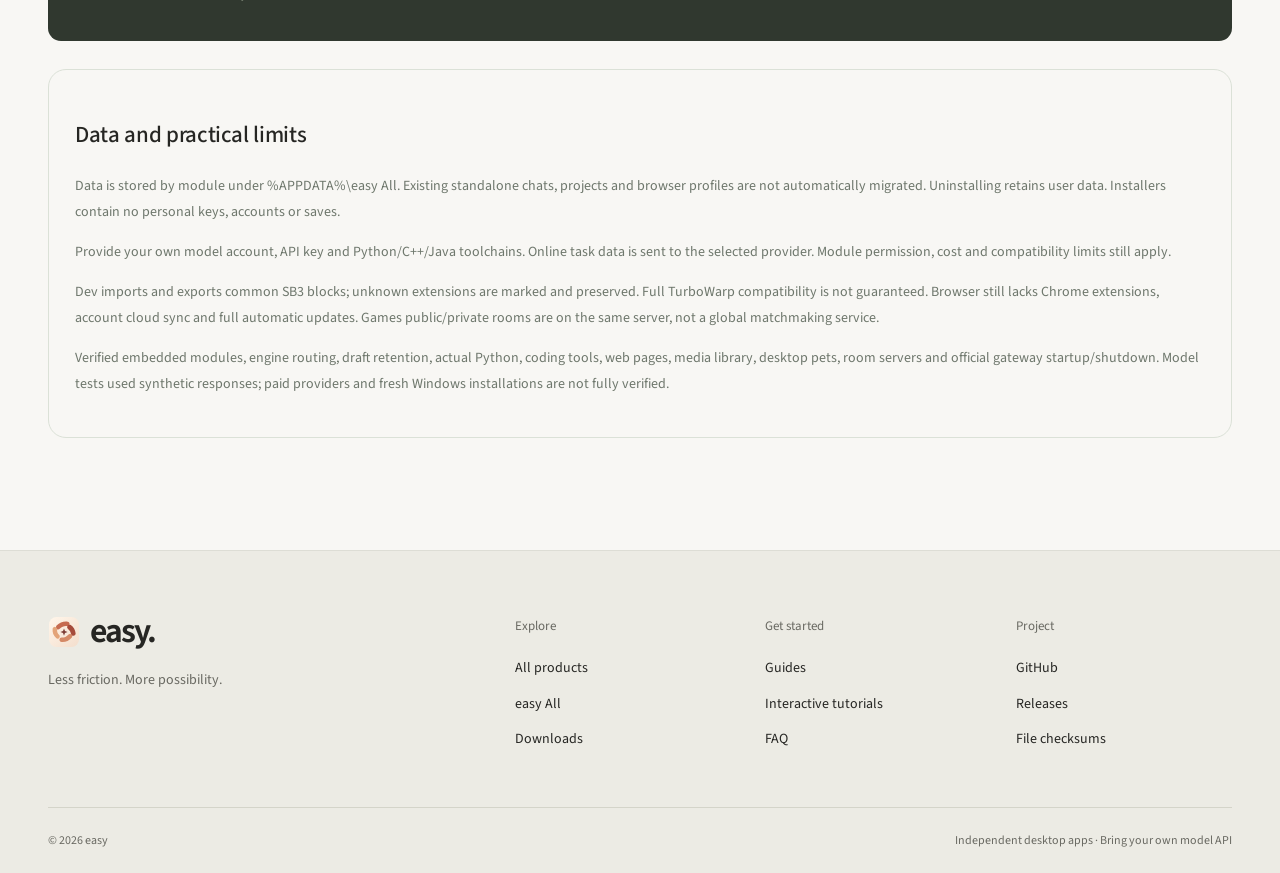
<file: all.html>
<!doctype html><html lang="zh-CN"><head><meta charset="utf-8"><meta name="viewport" content="width=device-width,initial-scale=1"><title>easy All · 全部十款的统一应用</title><meta name="description" content="十款 easy 软件，一个 Windows 工作台。完整内置，统一窗口，Codex 与 Claw 使用真实引擎。"><link rel="icon" href="assets/easy-all.png"><link rel="stylesheet" href="styles.css"><link rel="stylesheet" href="refinements.css"><link rel="stylesheet" href="typography.css"><link rel="stylesheet" href="commercial.css"><script defer src="i18n/data.js"></script><script defer src="i18n/recent.js"></script><script defer src="i18n/dev.js"></script><script defer src="i18n/all.js"></script><script defer src="i18n/commercial.js"></script><script defer src="commercial.js"></script><script defer src="i18n/ui.js"></script><script defer src="config.js"></script><script defer src="site.js"></script><script defer src="motion.js"></script></head><body><header class="header commercial-header"><div class="nav-shell"><a class="brand" href="index.html" aria-label="easy 首页"><img src="assets/easy-api.svg" alt=""><span>easy<span class="brand-dot">.</span></span></a>
<button class="nav-toggle" type="button" aria-expanded="false" aria-controls="site-nav" aria-label="打开导航"><span></span><span></span></button>
<div class="site-nav" id="site-nav"><nav aria-label="主导航"><details class="product-menu"><summary>产品<span class="chevron" aria-hidden="true"></span></summary><div class="mega-menu"><div class="mega-label">找到你的下一件工具</div><div class="mega-grid"><a href="guide.html#modes"><img src="assets/easy-api.svg" alt=""><span>easy API平台<small>多模型 AI 工作台</small></span></a><a href="guide.html#guide-code"><img src="assets/easy-code.png" alt=""><span>easy Code<small>把想法写成代码</small></span></a><a href="guide.html#guide-otti"><img src="assets/otti.png" alt=""><span>Otti<small>你的私人桌面助理</small></span></a><a href="browser.html"><img src="assets/easy-browser.png" alt=""><span>easy Browser<small>为好奇心打开窗口</small></span></a><a href="dev.html"><img src="assets/easy-dev.png" alt=""><span>easy Dev<small>从代码，到积木创作</small></span></a><a href="claw.html"><img src="assets/easy-claw.png" alt=""><span>easy Claw<small>让智能体连接工具</small></span></a><a href="wps.html"><img src="assets/easy-wps.png" alt=""><span>easy WPS<small>轻量处理日常文档</small></span></a><a href="cut.html"><img src="assets/easy-cut.png" alt=""><span>easy Cut<small>让片段，成为作品</small></span></a><a href="games.html"><img src="assets/easy-games.png" alt=""><span>easy Games<small>给日常一点游戏时间</small></span></a><a href="pet.html"><img src="assets/easy-pet.png" alt=""><span>easy Pet<small>多一个桌面小伙伴</small></span></a><a href="music.html"><img src="assets/easy-music.png" alt=""><span>easy Music<small>听见自己的节奏</small></span></a><a href="friend.html"><img src="assets/easy-friend.png" alt=""><span>easy AI friend<small>让对话，有自己的名字</small></span></a></div><a class="mega-all" href="all.html">认识 easy All · 十款应用的统一入口</a></div></details><a href="guide.html">使用指南</a><a href="index.html#approach">我们的方式</a></nav><div class="nav-actions"><select data-easy-language aria-label="语言 / Language"><option value="zh-CN">简体中文</option><option value="en">English</option></select><a class="button small" href="index.html#downloads">下载应用</a></div></div></div></header><main><section class="wrap section browser-page-hero"><div class="eyebrow">TEN APPS. ONE WORKSPACE.</div><span class="pill">全部十款 · 一个统一应用</span><h1>所有 easy，<br>现在在一起。</h1><p>easy All 把十款软件的能力放进同一个桌面应用。左侧选择模块，直接在同一窗口工作，切换时保留当前内容。</p><p>Windows 10 及以上 x64 · 1.0.0 · 2026.11.11</p><a class="button" data-asset="easy-All-1.0.0-Setup.exe" data-release="v2026.11.11-all" href="#download-help">下载 easy All ↓</a><p>默认安装 D:\easy All，可在向导更改位置。无需另装十款独立应用。</p><img class="browser-screenshot" src="assets/easy-all-preview.png" alt="easy All 真实应用界面"></section><section id="included" class="wrap section"><h2>十款都在，一款不少。</h2><div class="app-grid"><article class="app-card"><h3>easy API平台</h3><p>聊天、工作、建模、音乐、图片与视频、训练；统一管理 API。</p></article><article class="app-card"><h3>easy Code</h3><p>Codex 模式引擎：编程任务、文件工具、终端、子智能体与团队。</p></article><article class="app-card"><h3>easy Claw</h3><p>Claw 模式引擎：官方 OpenClaw、工具、技能、定时任务和会话。</p></article><article class="app-card"><h3>Otti</h3><p>本机私人助理，浏览器与桌面操作、用户接管、记忆和任务记录。</p></article><article class="app-card"><h3>easy Dev</h3><p>IDE、代码补全、运行测试、AI 编程、离线积木与 SB3。</p></article><article class="app-card"><h3>easy Browser</h3><p>Chromium、多标签、密码与网站权限、广告过滤和网页 AI。</p></article><article class="app-card"><h3>easy Music</h3><p>本地音视频库、MP3/M4A/MP4、播放列表与全屏。</p></article><article class="app-card"><h3>easy Games</h3><p>40 款离线游戏、原创 3D、房间联机与 API 对战。</p></article><article class="app-card"><h3>easy Pet</h3><p>角色养成、图鉴、桌面宠物、API 聊天与自定义形象。</p></article><article class="app-card"><h3>easy AI friend</h3><p>自定义名字、提示词、头像和称呼的本地 AI 对话。</p></article></div></section><section class="wrap section"><h2>统一入口，使用完整引擎。</h2><div class="browser-feature-grid"><article><h3>Codex → easy Code</h3><p>整合应用内，easyAPI 的 Codex 按钮进入真实 easy Code 引擎，保留文件、终端、权限模式、子智能体和团队能力。首次可关联当前 API，输入草稿会带过去，但不会自动发送。</p></article><article><h3>Claw → easy Claw</h3><p>整合应用内，Claw 按钮进入 easy Claw，使用内置官方 OpenClaw 2026.11.2。选择工作目录、关联 API 后启动网关，在内置控制台管理聊天、工具、技能和定时任务。</p></article><article><h3>重复入口，按用途合并</h3><p>编程智能体用 Code，代码和积木项目用 Dev，网页浏览用 Browser，音视频播放用 Music。API 音乐生成与本地音乐播放、宠物养成与自定义角色聊天仍保留各自用途。</p></article><article><h3>一个程序，按需打开</h3><p>共用一套 Electron / Chromium，模块按需加载。Otti 控制条、桌面宠物、预览与无痕窗口会按功能显示辅助窗口。</p></article></div></section><section id="start" class="wrap section"><h2>安装后，三步开始。</h2><ol class="family-steps"><li><h3>打开工作台</h3><p>安装并运行 easy All，从首页卡片或左侧栏选择模块。Ctrl+Alt+Home 返回首页；关闭整合应用会结束它拥有的服务与任务。</p></li><li><h3>配置或关联 API</h3><p>打开 easyAPI 设置填写自己的服务商、模型和 Key。其他支持关联的模块通过“读取 easy API 设置”选择。首次会读取本机原 easyAPI 的配置，不覆盖原软件。</p></li><li><h3>选择你的工作方式</h3><p>开发者进入 Dev 或 Code，日常任务使用 easyAPI 或 Otti，娱乐与陪伴进入 Games、Music、Pet 或 AI friend。离线功能不需要 API。</p></li></ol><h2>适合哪些用户？</h2><p>适合同时需要多个 easy 工具、希望在同一窗口切换工作与娱乐的 Windows 用户。只需要一项能力，也可以继续选择官网的独立安装版。</p></section><section id="download" class="wrap section"><div class="suite"><div><span class="pill">替代旧三款软件整合安装包</span><h2>easy All 1.0.0</h2><p>全部十款模块均随安装包提供，支持 Windows 10 及以上64位系统。</p><small data-all-size>1.16 GiB · 默认安装 D:\easy All</small></div><div class="suite-action"><a class="button" data-asset="easy-All-1.0.0-Setup.exe" data-release="v2026.11.11-all" href="#download-help">下载 easy All ↓</a><a id="release-link" data-release="v2026.11.11-all" href="#download-help">查看发布说明 ↗</a></div></div><div class="browser-limit"><h3>数据与实际边界</h3><p>整合应用资料保存在 %APPDATA%\easy All，按模块分开；原独立软件的聊天、项目、浏览器资料不会自动搬入。卸载保留用户数据。安装包不包含个人密钥、账号或存档。</p><p>模型服务账号、API Key 与 Python/C++/Java 工具链由用户自行提供。在线任务内容按实际使用发送给服务商；各模块的权限、费用与兼容边界继续适用。</p><p>Dev 支持常用 SB3 积木导入编辑导出；未知扩展会标明并保留，不能保证所有 TurboWarp 项目可运行。Browser 仍不包含 Chrome 扩展、账号云同步与完整自动更新。Games 公私房间属于同一服务器，不等于公网匹配大厅。</p><p>已验证十模块嵌入、引擎切换与草稿保留、真实 Python、编程工具、网页、媒体库、桌面宠物、房间服务器与官方网关启停；模型工具流程使用测试响应，未逐家验证付费模型和全新 Windows 设备。</p></div><p id="download-help" hidden>GitHub Releases</p></section></main><footer class="commercial-footer"><div class="wrap footer-top"><div><a class="brand" href="index.html"><img src="assets/easy-api.svg" alt=""><span>easy.</span></a><p>让工具简单，让想法向前。</p></div><div><strong>探索</strong><a href="index.html#products">全部产品</a><a href="all.html">easy All</a><a href="index.html#downloads">下载中心</a></div><div><strong>开始使用</strong><a href="guide.html">使用指南</a><a href="guide.html#tutorials">交互式教程</a><a href="index.html#faq">常见问题</a></div><div><strong>项目</strong><a href="https://github.com/LanDeQi-d/easyAPI" target="_blank" rel="noopener noreferrer">GitHub</a><a href="https://github.com/LanDeQi-d/easyAPI/releases" target="_blank" rel="noopener noreferrer">版本记录</a><a href="SHA256SUMS.txt">文件校验</a></div></div><div class="wrap footer-bottom"><span>© 2026 easy</span><span>独立桌面应用 · 使用自己的模型 API</span></div></footer></body></html>
</file>
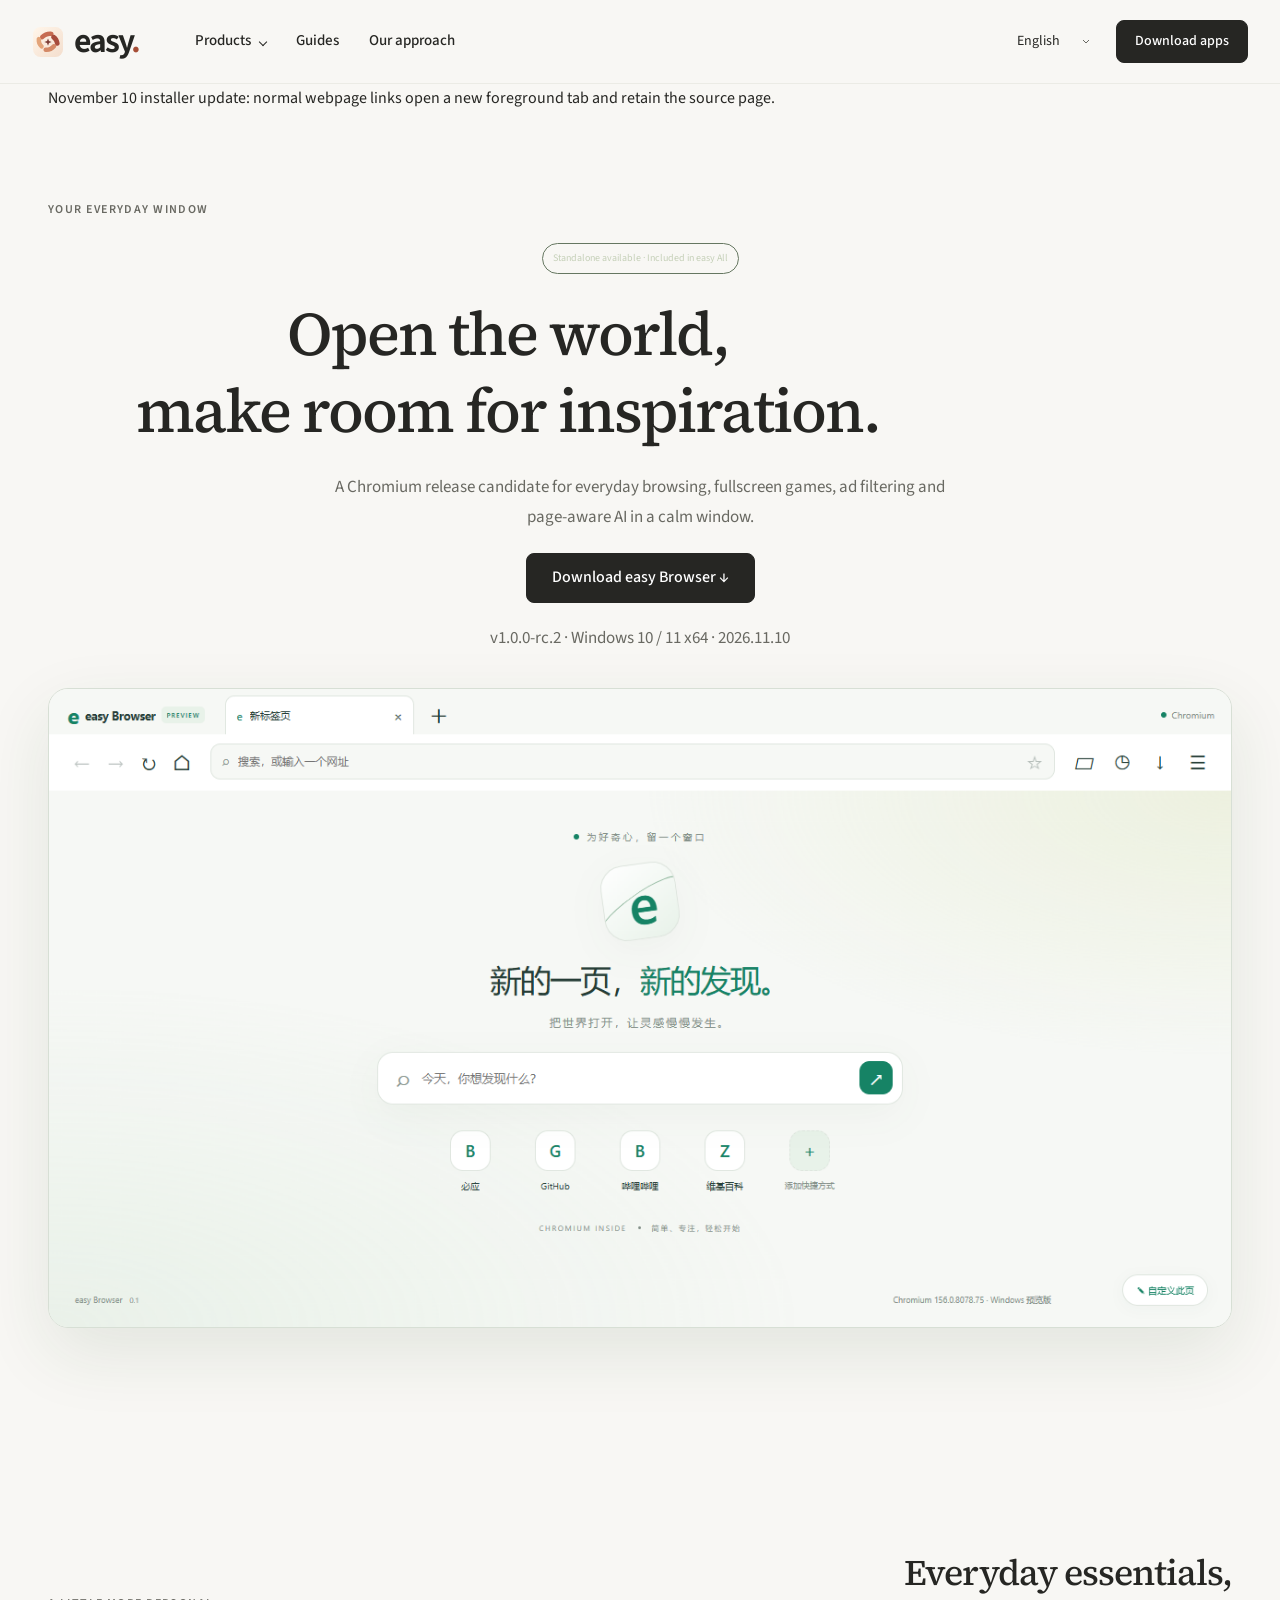
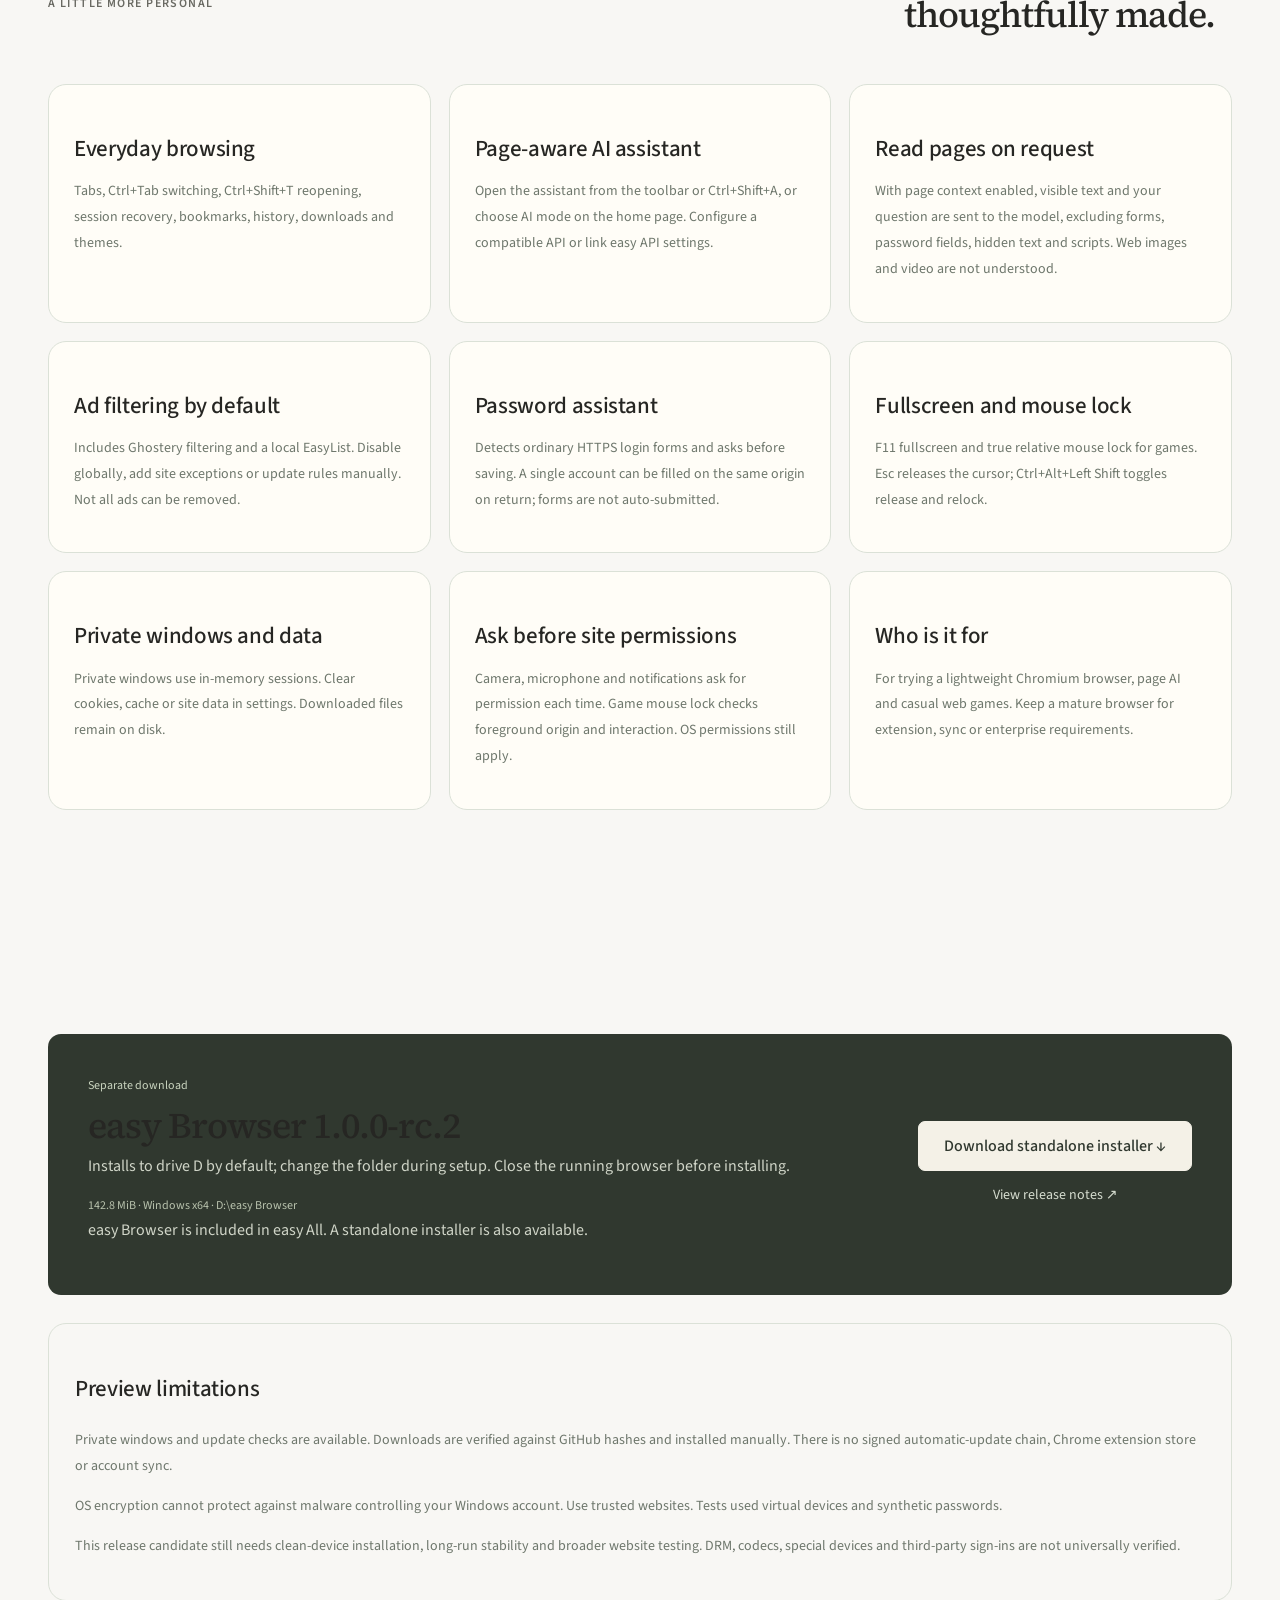
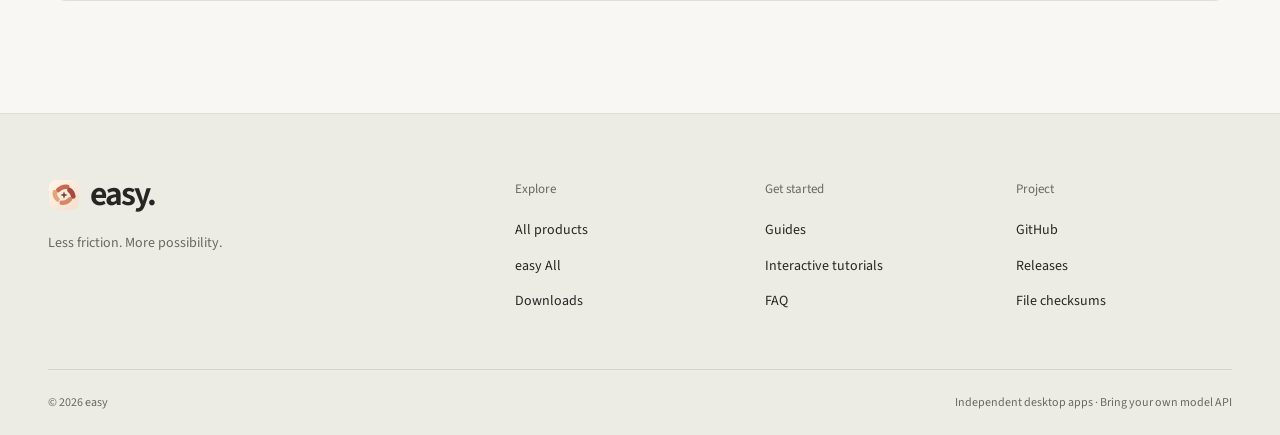
<file: browser.html>
<!doctype html><html lang="zh-CN"><head><meta charset="utf-8"><meta name="viewport" content="width=device-width,initial-scale=1"><title>easy Browser · Chromium</title><meta name="description" content="easy Browser 1.0.0-rc.2：Chromium、广告过滤、网页 AI、密码助手和全屏游戏。"><link rel="icon" href="assets/easy-browser.png"><link rel="stylesheet" href="styles.css"><link rel="stylesheet" href="refinements.css"><link rel="stylesheet" href="typography.css"><link rel="stylesheet" href="commercial.css"><script defer src="i18n/data.js"></script><script defer src="i18n/recent.js"></script><script defer src="i18n/dev.js"></script><script defer src="i18n/all.js"></script><script defer src="i18n/commercial.js"></script><script defer src="commercial.js"></script><script defer src="i18n/ui.js"></script><script defer src="config.js"></script><script defer src="site.js"></script></head><body><a class="skip" href="#main">跳到主要内容</a><header class="header commercial-header"><div class="nav-shell"><a class="brand" href="index.html" aria-label="easy 首页"><img src="assets/easy-api.svg" alt=""><span>easy<span class="brand-dot">.</span></span></a>
<button class="nav-toggle" type="button" aria-expanded="false" aria-controls="site-nav" aria-label="打开导航"><span></span><span></span></button>
<div class="site-nav" id="site-nav"><nav aria-label="主导航"><details class="product-menu"><summary>产品<span class="chevron" aria-hidden="true"></span></summary><div class="mega-menu"><div class="mega-label">找到你的下一件工具</div><div class="mega-grid"><a href="guide.html#modes"><img src="assets/easy-api.svg" alt=""><span>easy API平台<small>多模型 AI 工作台</small></span></a><a href="guide.html#guide-code"><img src="assets/easy-code.png" alt=""><span>easy Code<small>把想法写成代码</small></span></a><a href="guide.html#guide-otti"><img src="assets/otti.png" alt=""><span>Otti<small>你的私人桌面助理</small></span></a><a href="browser.html"><img src="assets/easy-browser.png" alt=""><span>easy Browser<small>为好奇心打开窗口</small></span></a><a href="dev.html"><img src="assets/easy-dev.png" alt=""><span>easy Dev<small>从代码，到积木创作</small></span></a><a href="claw.html"><img src="assets/easy-claw.png" alt=""><span>easy Claw<small>让智能体连接工具</small></span></a><a href="wps.html"><img src="assets/easy-wps.png" alt=""><span>easy WPS<small>轻量处理日常文档</small></span></a><a href="cut.html"><img src="assets/easy-cut.png" alt=""><span>easy Cut<small>让片段，成为作品</small></span></a><a href="games.html"><img src="assets/easy-games.png" alt=""><span>easy Games<small>给日常一点游戏时间</small></span></a><a href="pet.html"><img src="assets/easy-pet.png" alt=""><span>easy Pet<small>多一个桌面小伙伴</small></span></a><a href="music.html"><img src="assets/easy-music.png" alt=""><span>easy Music<small>听见自己的节奏</small></span></a><a href="friend.html"><img src="assets/easy-friend.png" alt=""><span>easy AI friend<small>让对话，有自己的名字</small></span></a></div><a class="mega-all" href="all.html">认识 easy All · 十款应用的统一入口</a></div></details><a href="guide.html">使用指南</a><a href="index.html#approach">我们的方式</a></nav><div class="nav-actions"><select data-easy-language aria-label="语言 / Language"><option value="zh-CN">简体中文</option><option value="en">English</option></select><a class="button small" href="index.html#downloads">下载应用</a></div></div></div></header><main id="main"><p class="wrap">11月10日安装包已更新：普通网页链接新建并切换标签，保留来源页。</p><section class="browser-page-hero wrap section"><div class="eyebrow">YOUR EVERYDAY WINDOW</div><span class="pill">独立版可选 · easy All 已包含</span><h1>把世界打开，<br>让灵感慢慢发生。</h1><p>基于 Chromium 的发布候选版：常用浏览、全屏游戏、广告过滤和网页 AI，放在一个安静的窗口。</p><a class="button" data-asset="easy-Browser-1.0.0-rc.2-Setup.exe" data-release="v2026.11.10" href="#get-browser">下载 easy Browser ↓</a><p class="browser-meta">v1.0.0-rc.2 · Windows 10 / 11 x64 · 2026.11.10</p><img class="browser-screenshot" src="assets/easy-browser-preview.png" alt="easy Browser 首页预览"></section><section id="features" class="wrap section"><div class="section-heading"><div class="eyebrow">A LITTLE MORE PERSONAL</div><h2>常用的体验，<br>认真做好。</h2></div><div class="browser-feature-grid"><article><h3>日常浏览</h3><p>多标签、Ctrl+Tab 切换、Ctrl+Shift+T 恢复标签，会话恢复、书签、历史、下载与主题。</p></article><article><h3>网页 AI 助手</h3><p>工具栏或 Ctrl+Shift+A 呼出助手；首页可切换 AI 模式。配置兼容 API 或关联 easy API 设置。</p></article><article><h3>按需阅读网页</h3><p>开启结合当前网页后，将页面可见文字和问题发送给模型，排除表单、密码框、隐藏文字与脚本。不识别网页图片或视频。</p></article><article><h3>默认广告过滤</h3><p>内置 Ghostery 引擎与本地 EasyList。可全局关闭、为当前网站设置例外或手动更新规则；不保证去掉全部广告。</p></article><article><h3>密码助手</h3><p>检测普通 HTTPS 登录框并提示保存，保存前由你确认；再次访问同来源、仅有一个账号时可补全，不自动提交。</p></article><article><h3>全屏与鼠标锁定</h3><p>F11 全屏；网页游戏使用真正的相对鼠标锁定。Esc 释放光标，Ctrl+Alt+左 Shift 可切换释放与重新锁定。</p></article><article><h3>无痕与资料管理</h3><p>无痕使用内存网站会话；设置可清理 Cookie、缓存和当前站数据。下载的文件仍会留在磁盘。</p></article><article><h3>网站权限先问你</h3><p>摄像头、麦克风、通知等需要逐次同意；游戏鼠标锁定在前台来源与交互检查后处理。设备还受系统权限限制。</p></article><article><h3>适合谁</h3><p>适合想尝试轻量 Chromium、网页 AI 和休闲网页游戏的用户。依赖扩展、同步或企业兼容性的工作建议保留成熟浏览器。</p></article></div></section><section id="get-browser" class="wrap section"><div class="suite"><div><span class="pill">单独下载</span><h2>easy Browser 1.0.0-rc.2</h2><p>默认安装到 D 盘，可在安装时更改目录。安装前请先关闭正在运行的浏览器。</p><small id="browser-size">142.8 MiB · Windows x64 · D:\easy Browser</small><p>easy Browser 已内置于 easy All；仍可下载独立版。</p></div><div class="suite-action"><a class="button" data-asset="easy-Browser-1.0.0-rc.2-Setup.exe" data-release="v2026.11.10" href="#download-help">下载独立安装包 ↓</a><a id="release-link" data-release="v2026.11.10" href="https://github.com/LanDeQi-d/easyAPI/releases/tag/v2026.11.10">查看发布说明 ↗</a></div></div><div class="browser-limit"><h3>先了解预览版边界</h3><p>当前已支持无痕窗口和更新检查；下载后校验 GitHub 摘要，由用户手动安装。尚无代码签名自动升级链、Chrome 扩展商店或账号同步。</p><p>系统加密不能防御已控制当前 Windows 账号的恶意程序；请保留可信网站判断。测试使用虚拟设备，没有读取真实密码。</p><p>发布候选版仍需干净设备安装、长时间稳定性及更多真实网站测试；不保证所有 DRM、编解码、特殊设备或第三方登录兼容。</p></div><p id="download-help" hidden>请在 GitHub Release 下载同名安装包。</p></section></main><footer class="commercial-footer"><div class="wrap footer-top"><div><a class="brand" href="index.html"><img src="assets/easy-api.svg" alt=""><span>easy.</span></a><p>让工具简单，让想法向前。</p></div><div><strong>探索</strong><a href="index.html#products">全部产品</a><a href="all.html">easy All</a><a href="index.html#downloads">下载中心</a></div><div><strong>开始使用</strong><a href="guide.html">使用指南</a><a href="guide.html#tutorials">交互式教程</a><a href="index.html#faq">常见问题</a></div><div><strong>项目</strong><a href="https://github.com/LanDeQi-d/easyAPI" target="_blank" rel="noopener noreferrer">GitHub</a><a href="https://github.com/LanDeQi-d/easyAPI/releases" target="_blank" rel="noopener noreferrer">版本记录</a><a href="SHA256SUMS.txt">文件校验</a></div></div><div class="wrap footer-bottom"><span>© 2026 easy</span><span>独立桌面应用 · 使用自己的模型 API</span></div></footer></body></html>
</file>
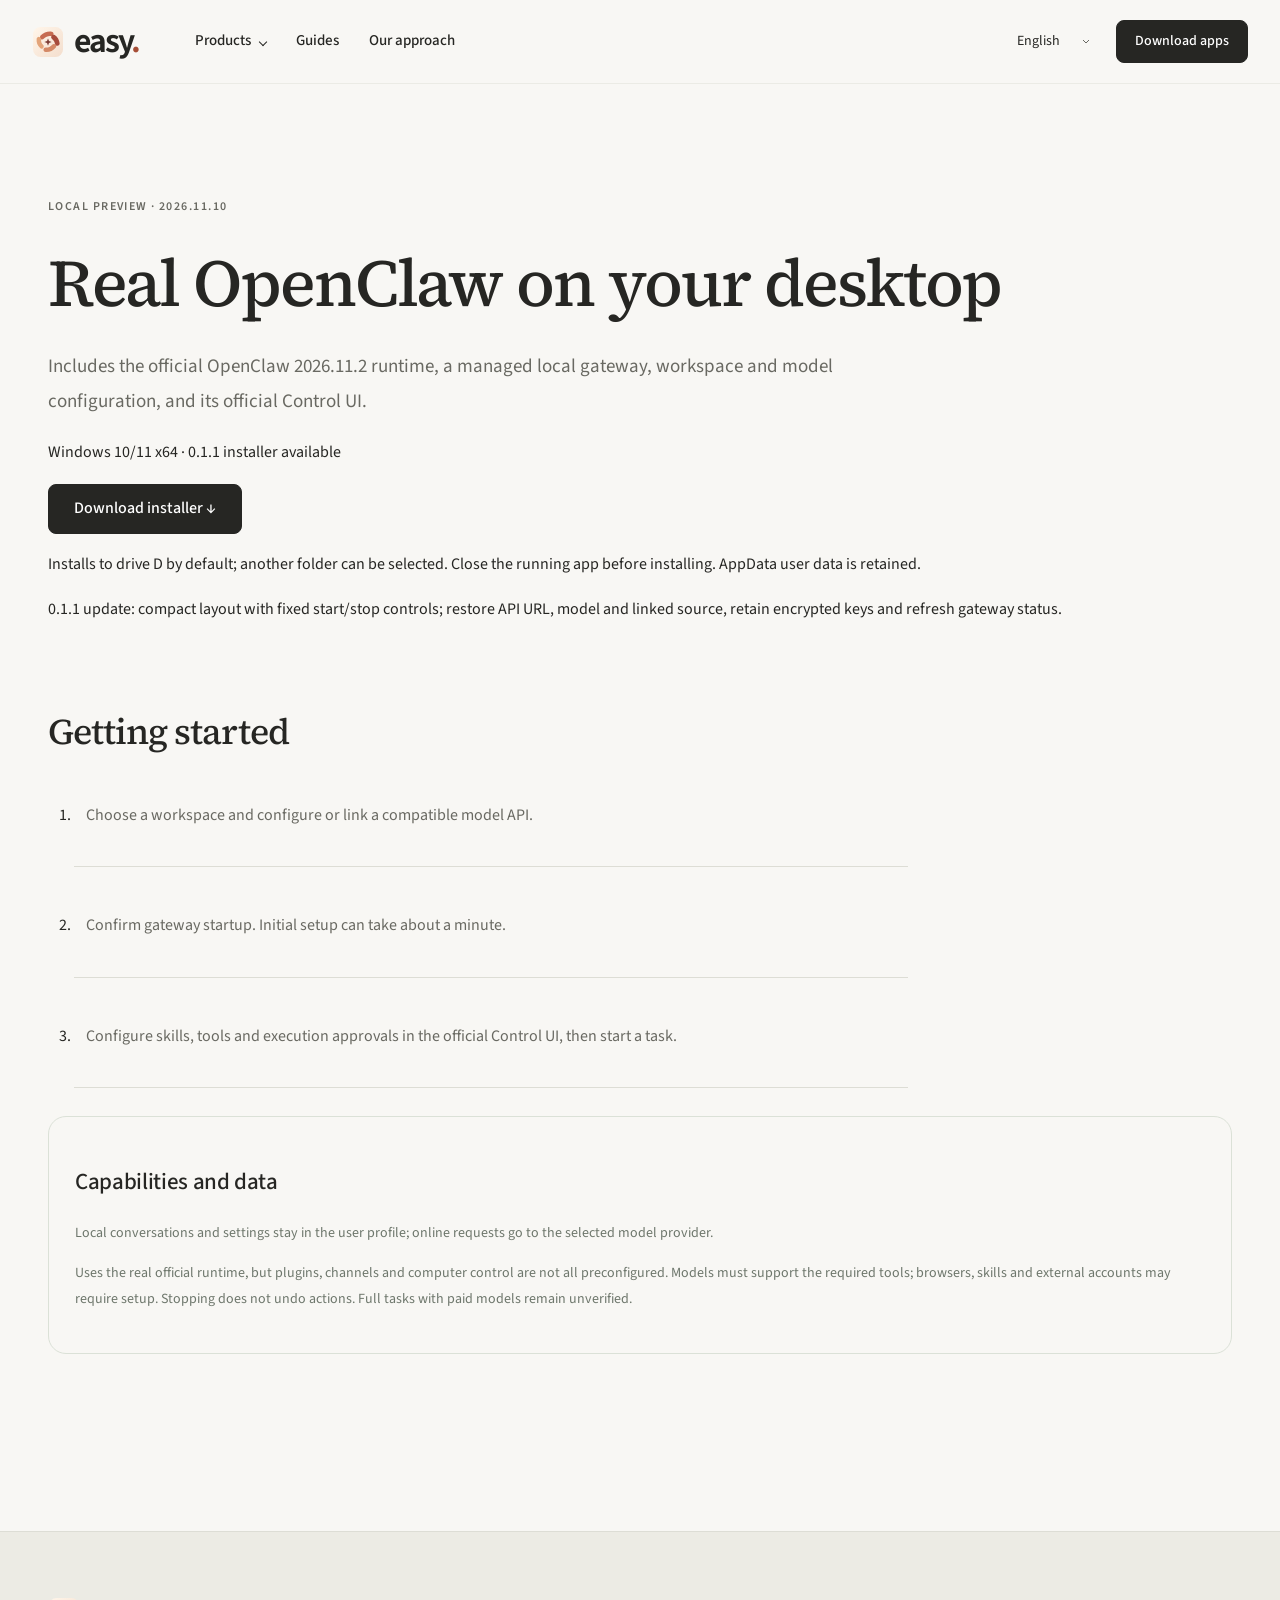
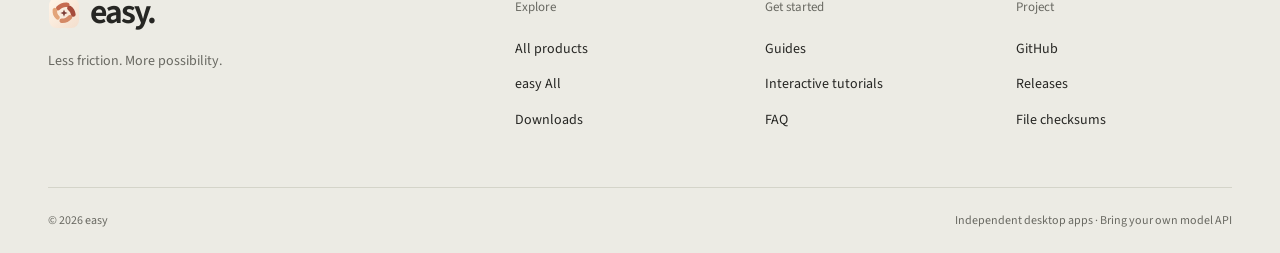
<file: claw.html>
<!doctype html><html lang="zh-CN"><head><meta charset="utf-8"><meta name="viewport" content="width=device-width,initial-scale=1"><title>easy Claw</title><link rel="icon" href="assets/easy-claw.png"><link rel="stylesheet" href="styles.css"><link rel="stylesheet" href="refinements.css"><link rel="stylesheet" href="typography.css"><link rel="stylesheet" href="commercial.css"><script defer src="i18n/data.js"></script><script defer src="i18n/recent.js"></script><script defer src="i18n/dev.js"></script><script defer src="i18n/all.js"></script><script defer src="i18n/commercial.js"></script><script defer src="commercial.js"></script><script defer src="i18n/ui.js"></script><script defer src="config.js"></script><script defer src="site.js"></script></head><body><header class="header commercial-header"><div class="nav-shell"><a class="brand" href="index.html" aria-label="easy 首页"><img src="assets/easy-api.svg" alt=""><span>easy<span class="brand-dot">.</span></span></a>
<button class="nav-toggle" type="button" aria-expanded="false" aria-controls="site-nav" aria-label="打开导航"><span></span><span></span></button>
<div class="site-nav" id="site-nav"><nav aria-label="主导航"><details class="product-menu"><summary>产品<span class="chevron" aria-hidden="true"></span></summary><div class="mega-menu"><div class="mega-label">找到你的下一件工具</div><div class="mega-grid"><a href="guide.html#modes"><img src="assets/easy-api.svg" alt=""><span>easy API平台<small>多模型 AI 工作台</small></span></a><a href="guide.html#guide-code"><img src="assets/easy-code.png" alt=""><span>easy Code<small>把想法写成代码</small></span></a><a href="guide.html#guide-otti"><img src="assets/otti.png" alt=""><span>Otti<small>你的私人桌面助理</small></span></a><a href="browser.html"><img src="assets/easy-browser.png" alt=""><span>easy Browser<small>为好奇心打开窗口</small></span></a><a href="dev.html"><img src="assets/easy-dev.png" alt=""><span>easy Dev<small>从代码，到积木创作</small></span></a><a href="claw.html"><img src="assets/easy-claw.png" alt=""><span>easy Claw<small>让智能体连接工具</small></span></a><a href="wps.html"><img src="assets/easy-wps.png" alt=""><span>easy WPS<small>轻量处理日常文档</small></span></a><a href="cut.html"><img src="assets/easy-cut.png" alt=""><span>easy Cut<small>让片段，成为作品</small></span></a><a href="games.html"><img src="assets/easy-games.png" alt=""><span>easy Games<small>给日常一点游戏时间</small></span></a><a href="pet.html"><img src="assets/easy-pet.png" alt=""><span>easy Pet<small>多一个桌面小伙伴</small></span></a><a href="music.html"><img src="assets/easy-music.png" alt=""><span>easy Music<small>听见自己的节奏</small></span></a><a href="friend.html"><img src="assets/easy-friend.png" alt=""><span>easy AI friend<small>让对话，有自己的名字</small></span></a></div><a class="mega-all" href="all.html">认识 easy All · 十款应用的统一入口</a></div></details><a href="guide.html">使用指南</a><a href="index.html#approach">我们的方式</a></nav><div class="nav-actions"><select data-easy-language aria-label="语言 / Language"><option value="zh-CN">简体中文</option><option value="en">English</option></select><a class="button small" href="index.html#downloads">下载应用</a></div></div></div></header><main class="wrap section"><div class="eyebrow">LOCAL PREVIEW · 2026.11.10</div><h1>让真实 OpenClaw，来到桌面</h1><p class="lead">集成官方 OpenClaw 2026.11.2 运行时，管理独立本机网关、工作目录和模型，打开官方控制界面使用其能力。</p><p>Windows 10/11 x64 · 0.1.1 安装包已发布</p><p><a class="button" data-asset="easy-Claw-0.1.1-Setup.exe" data-release="v2026.11.10-dev-claw" href="https://github.com/LanDeQi-d/easyAPI/releases/tag/v2026.11.10">下载安装包 ↓</a></p><p>默认安装到 D 盘，可选择其他目录。请先退出正在运行的旧版，用户资料保留在 AppData。</p><p id="download-help" hidden>GitHub Releases</p><p>0.1.1 更新：缩小布局，固定启动与停止按钮；恢复已保存的接口地址、模型及关联项，保留加密 Key，并实时更新网关状态。</p><section class="section"><h2>如何开始</h2><ol class="family-steps"><li><p>选择工作目录，配置或关联兼容模型 API。</p></li><li><p>确认启动本机网关；首次初始化可能需要约一分钟。</p></li><li><p>在官方控制台配置技能、工具与执行批准，再发起任务。</p></li></ol><div class="browser-limit"><h3>能力与数据边界</h3><p>本地对话与配置留在用户资料目录，在线请求会发送到用户选择的模型服务。</p><p>使用真实官方运行时，不代表全部插件、渠道与电脑控制已配置。模型须支持所需工具；浏览器、技能和外部账号可能需要额外配置。停止网关不撤销已发生的操作。尚未验证付费模型执行完整任务。</p></div></section></main><footer class="commercial-footer"><div class="wrap footer-top"><div><a class="brand" href="index.html"><img src="assets/easy-api.svg" alt=""><span>easy.</span></a><p>让工具简单，让想法向前。</p></div><div><strong>探索</strong><a href="index.html#products">全部产品</a><a href="all.html">easy All</a><a href="index.html#downloads">下载中心</a></div><div><strong>开始使用</strong><a href="guide.html">使用指南</a><a href="guide.html#tutorials">交互式教程</a><a href="index.html#faq">常见问题</a></div><div><strong>项目</strong><a href="https://github.com/LanDeQi-d/easyAPI" target="_blank" rel="noopener noreferrer">GitHub</a><a href="https://github.com/LanDeQi-d/easyAPI/releases" target="_blank" rel="noopener noreferrer">版本记录</a><a href="SHA256SUMS.txt">文件校验</a></div></div><div class="wrap footer-bottom"><span>© 2026 easy</span><span>独立桌面应用 · 使用自己的模型 API</span></div></footer></body></html>
</file>
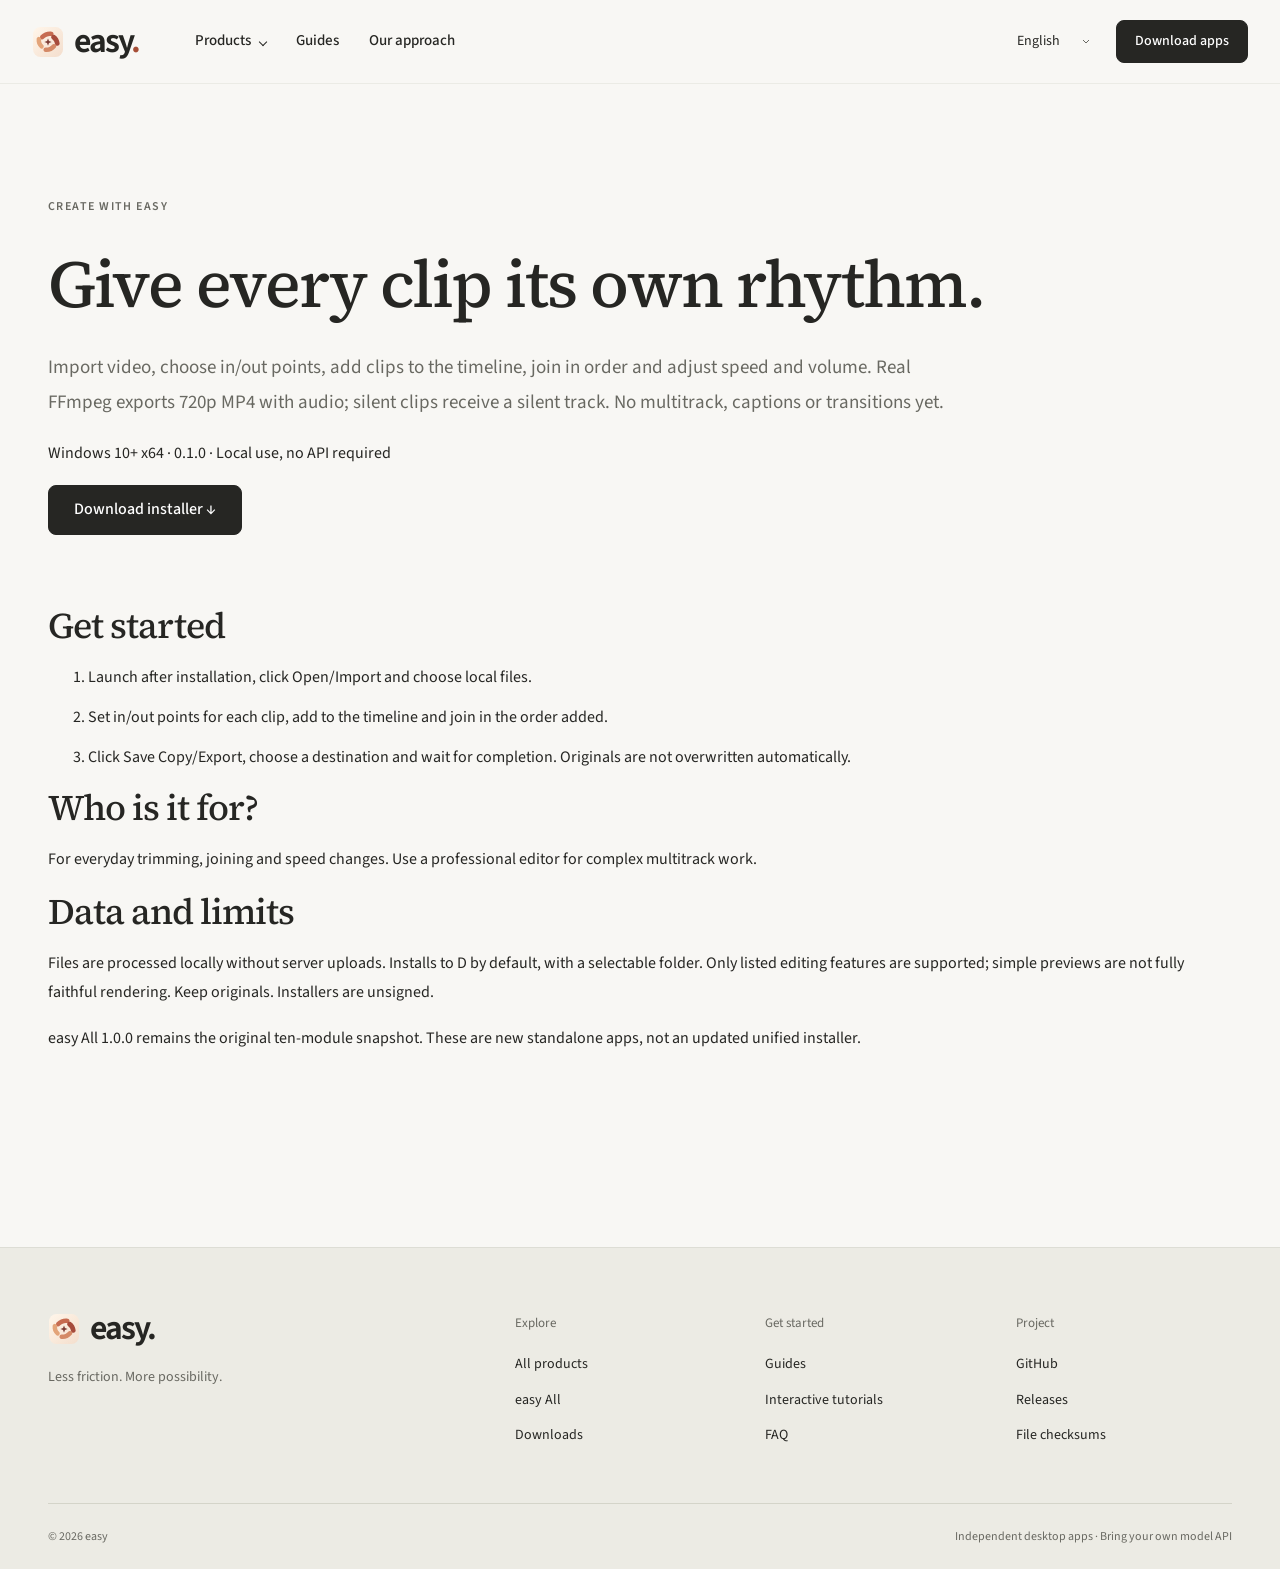
<file: cut.html>
<!doctype html><html lang="zh-CN"><meta charset="utf-8"><meta name="viewport" content="width=device-width,initial-scale=1"><title>easy Cut · easy</title><link rel="icon" href="assets/easy-cut.png"><link rel="stylesheet" href="styles.css"><link rel="stylesheet" href="refinements.css"><link rel="stylesheet" href="typography.css"><link rel="stylesheet" href="commercial.css"><script defer src="config.js"></script><script defer src="site.js"></script><script defer src="i18n/data.js"></script><script defer src="i18n/recent.js"></script><script defer src="i18n/nov19.js"></script><script defer src="i18n/commercial.js"></script><script defer src="commercial.js"></script><script defer src="i18n/ui.js"></script><header class="header commercial-header"><div class="nav-shell"><a class="brand" href="index.html" aria-label="easy 首页"><img src="assets/easy-api.svg" alt=""><span>easy<span class="brand-dot">.</span></span></a>
<button class="nav-toggle" type="button" aria-expanded="false" aria-controls="site-nav" aria-label="打开导航"><span></span><span></span></button>
<div class="site-nav" id="site-nav"><nav aria-label="主导航"><details class="product-menu"><summary>产品<span class="chevron" aria-hidden="true"></span></summary><div class="mega-menu"><div class="mega-label">找到你的下一件工具</div><div class="mega-grid"><a href="guide.html#modes"><img src="assets/easy-api.svg" alt=""><span>easy API平台<small>多模型 AI 工作台</small></span></a><a href="guide.html#guide-code"><img src="assets/easy-code.png" alt=""><span>easy Code<small>把想法写成代码</small></span></a><a href="guide.html#guide-otti"><img src="assets/otti.png" alt=""><span>Otti<small>你的私人桌面助理</small></span></a><a href="browser.html"><img src="assets/easy-browser.png" alt=""><span>easy Browser<small>为好奇心打开窗口</small></span></a><a href="dev.html"><img src="assets/easy-dev.png" alt=""><span>easy Dev<small>从代码，到积木创作</small></span></a><a href="claw.html"><img src="assets/easy-claw.png" alt=""><span>easy Claw<small>让智能体连接工具</small></span></a><a href="wps.html"><img src="assets/easy-wps.png" alt=""><span>easy WPS<small>轻量处理日常文档</small></span></a><a href="cut.html"><img src="assets/easy-cut.png" alt=""><span>easy Cut<small>让片段，成为作品</small></span></a><a href="games.html"><img src="assets/easy-games.png" alt=""><span>easy Games<small>给日常一点游戏时间</small></span></a><a href="pet.html"><img src="assets/easy-pet.png" alt=""><span>easy Pet<small>多一个桌面小伙伴</small></span></a><a href="music.html"><img src="assets/easy-music.png" alt=""><span>easy Music<small>听见自己的节奏</small></span></a><a href="friend.html"><img src="assets/easy-friend.png" alt=""><span>easy AI friend<small>让对话，有自己的名字</small></span></a></div><a class="mega-all" href="all.html">认识 easy All · 十款应用的统一入口</a></div></details><a href="guide.html">使用指南</a><a href="index.html#approach">我们的方式</a></nav><div class="nav-actions"><select data-easy-language aria-label="语言 / Language"><option value="zh-CN">简体中文</option><option value="en">English</option></select><a class="button small" href="index.html#downloads">下载应用</a></div></div></div></header><main class="wrap section"><p class="eyebrow">CREATE WITH EASY</p><h1>让每一段素材，找到自己的节奏。</h1><p class="lead">导入视频，设置入点与出点，加入时间线，按顺序拼接，调整倍速与音量，使用真实FFmpeg导出720p MP4。保留音轨，无声片段自动补静音；目前不含多轨合成、字幕和转场。</p><p>Windows 10及以上 x64 · 0.1.0 · 本地使用，无需API</p><a class="button" data-asset="easy-Cut-0.1.0-Setup.exe" data-release="v2026.11.19-work" href="#download-help">下载安装包 ↓</a><section class="section"><h2>开始使用</h2><ol><li>安装后打开应用，点击打开/导入，选择本地文件。</li><li>在工具栏编辑内容；为每段素材设置入点和出点，点击加入时间线，按加入顺序拼接。</li><li>点击另存副本/导出，选择目标目录，查看完成提示。不会自动覆盖原文件。</li></ol><h2>适合谁？</h2><p>适合日常裁剪、拼接和倍速处理；复杂多轨合成请使用专业视频编辑器。</p><h2>数据与边界</h2><p>文件在本机处理，不上传服务器。默认安装D盘，可更改位置。仅支持列出的编辑能力；不要将简易预览视为完全保真渲染。请保留原文件。安装包未签名。</p><p>当前 easy All 1.0.0 保持原十模块版本；这两款为新增独立应用，不冒充已更新整合包。</p></section><p id="download-help" hidden>GitHub Releases</p></main><footer class="commercial-footer"><div class="wrap footer-top"><div><a class="brand" href="index.html"><img src="assets/easy-api.svg" alt=""><span>easy.</span></a><p>让工具简单，让想法向前。</p></div><div><strong>探索</strong><a href="index.html#products">全部产品</a><a href="all.html">easy All</a><a href="index.html#downloads">下载中心</a></div><div><strong>开始使用</strong><a href="guide.html">使用指南</a><a href="guide.html#tutorials">交互式教程</a><a href="index.html#faq">常见问题</a></div><div><strong>项目</strong><a href="https://github.com/LanDeQi-d/easyAPI" target="_blank" rel="noopener noreferrer">GitHub</a><a href="https://github.com/LanDeQi-d/easyAPI/releases" target="_blank" rel="noopener noreferrer">版本记录</a><a href="SHA256SUMS.txt">文件校验</a></div></div><div class="wrap footer-bottom"><span>© 2026 easy</span><span>独立桌面应用 · 使用自己的模型 API</span></div></footer></html>
</file>
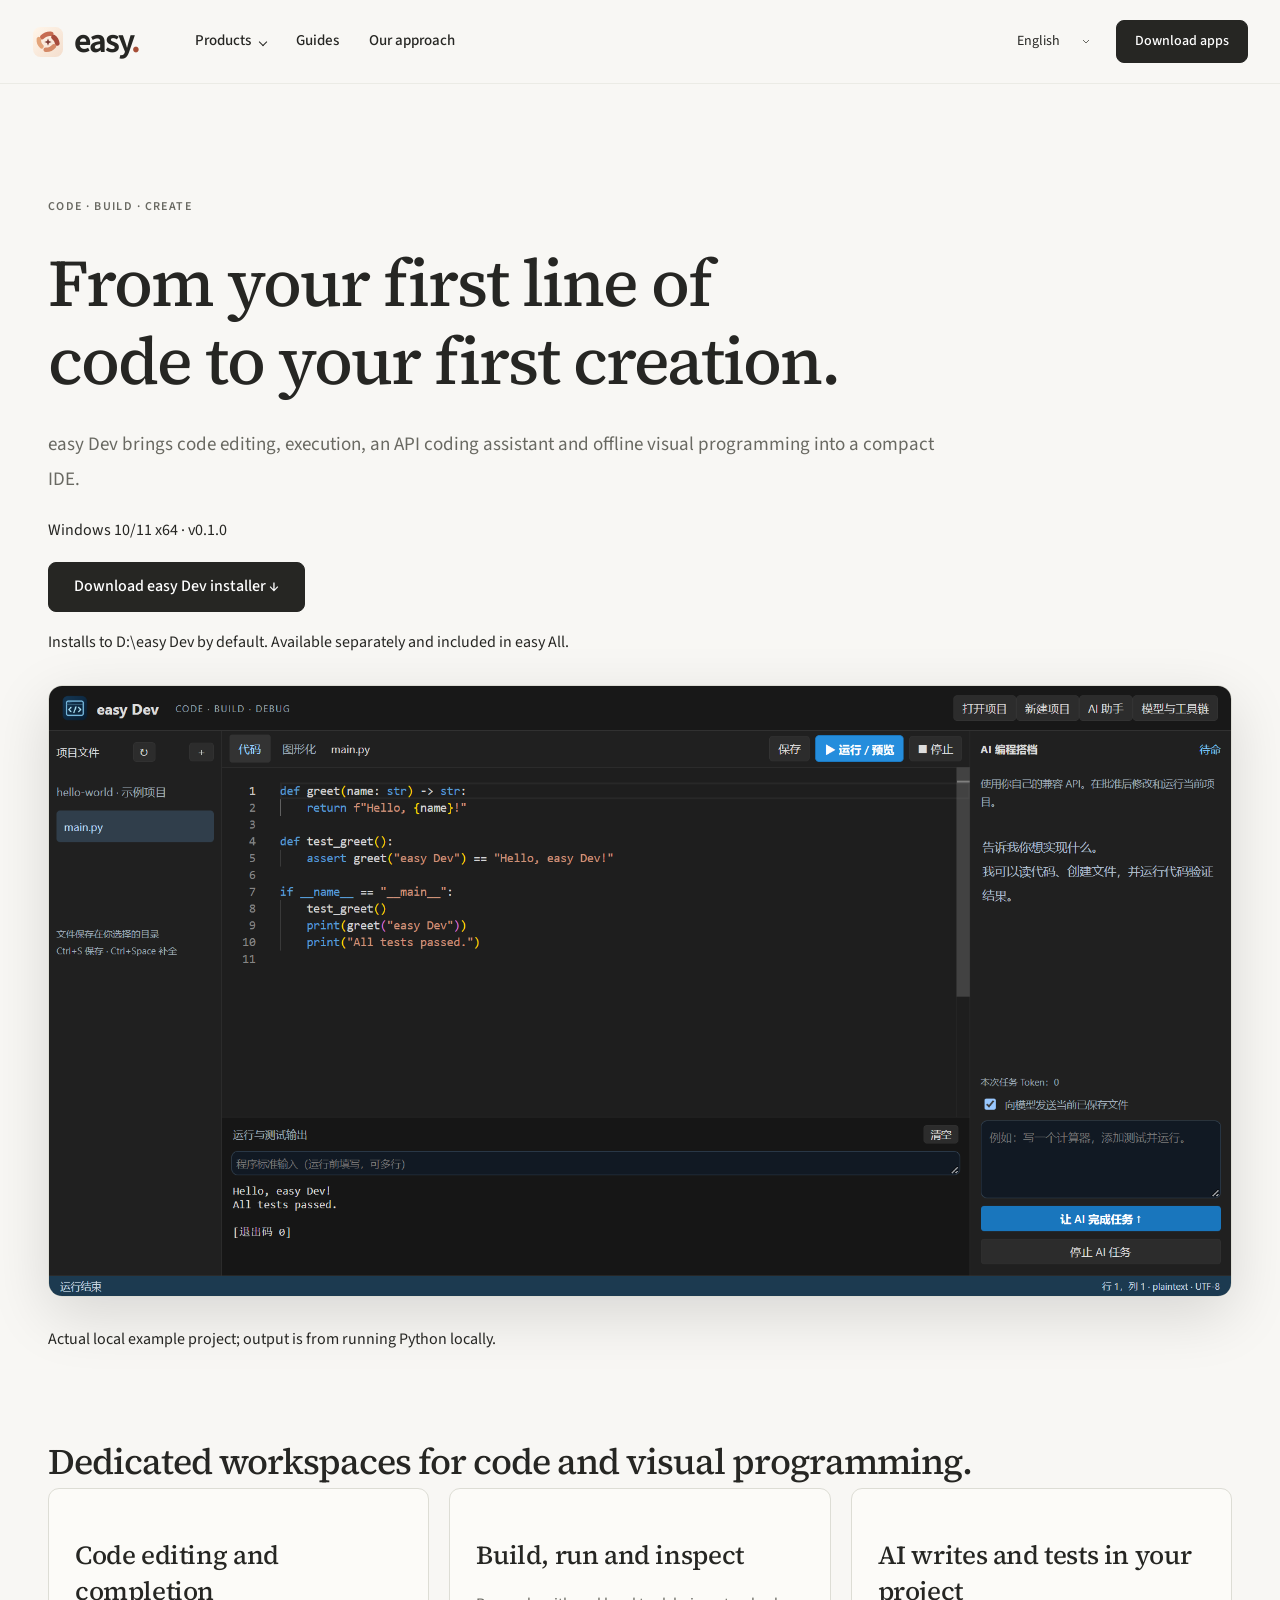
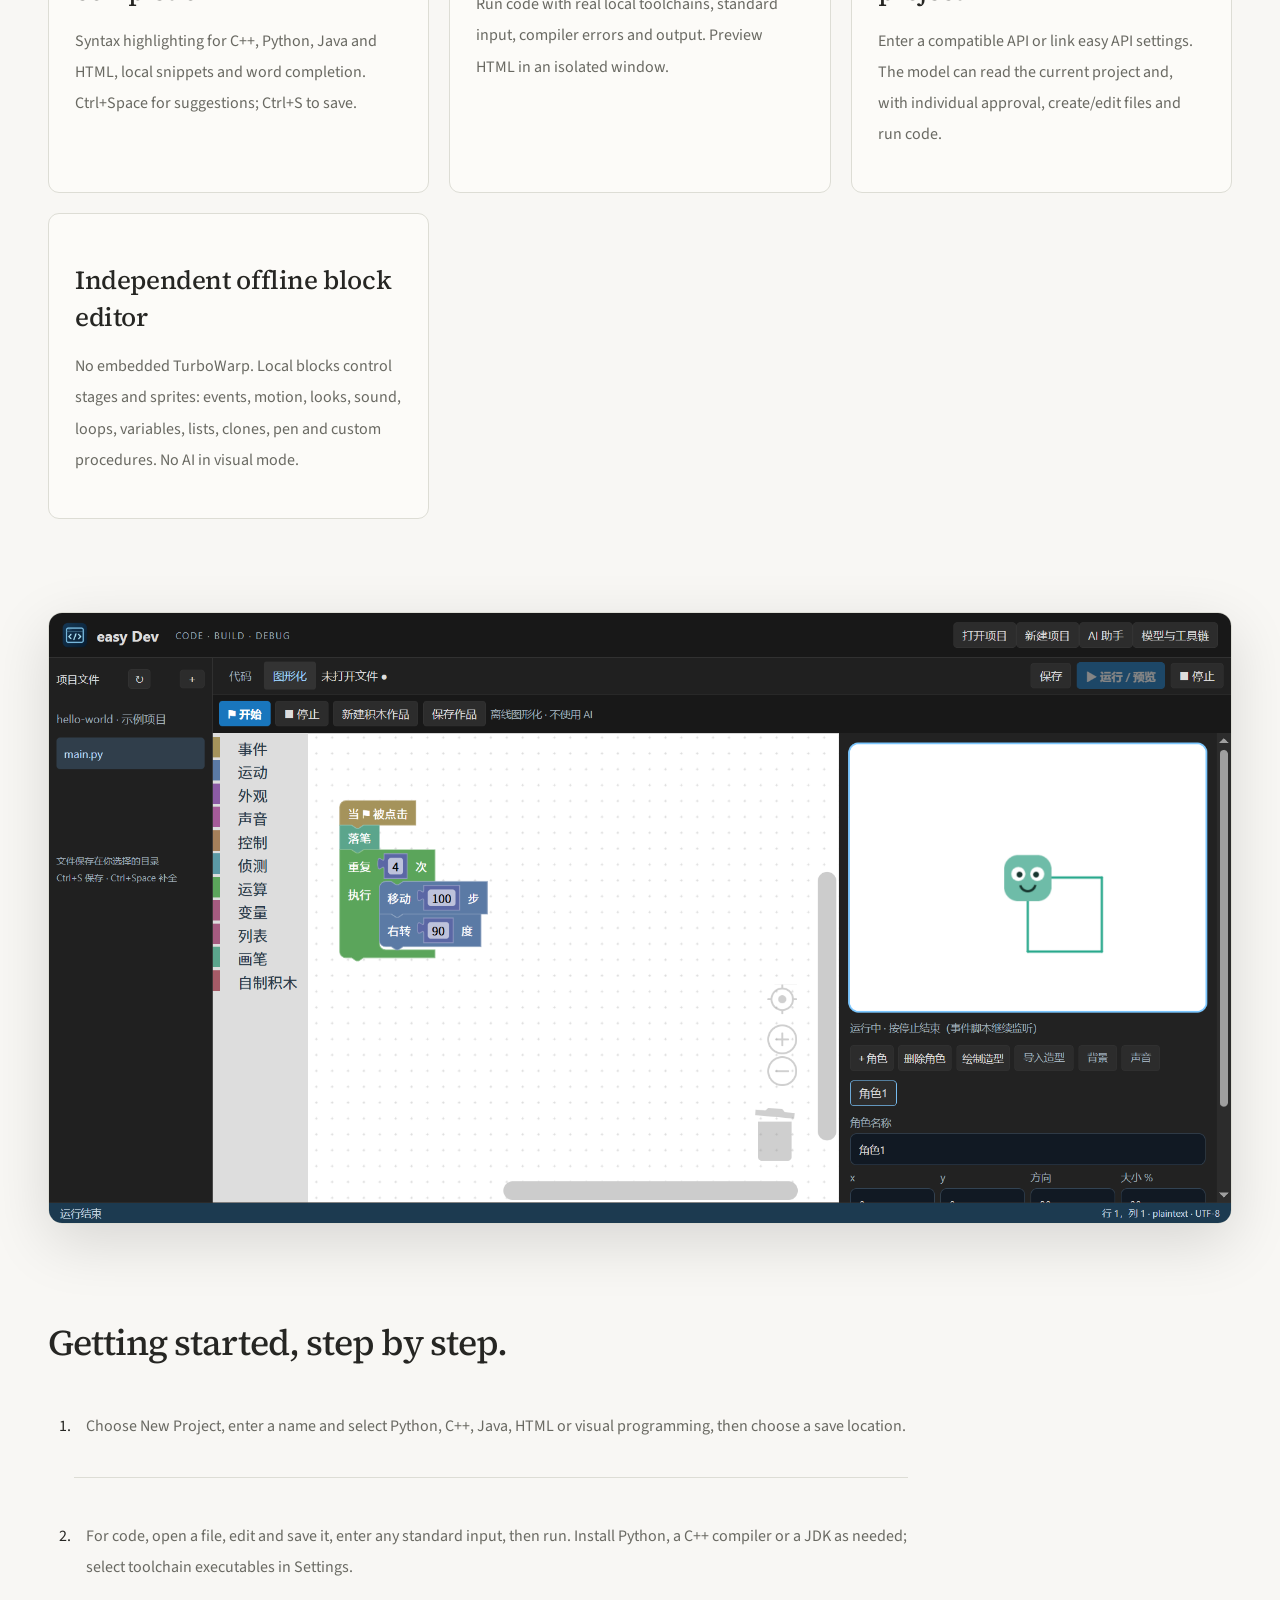
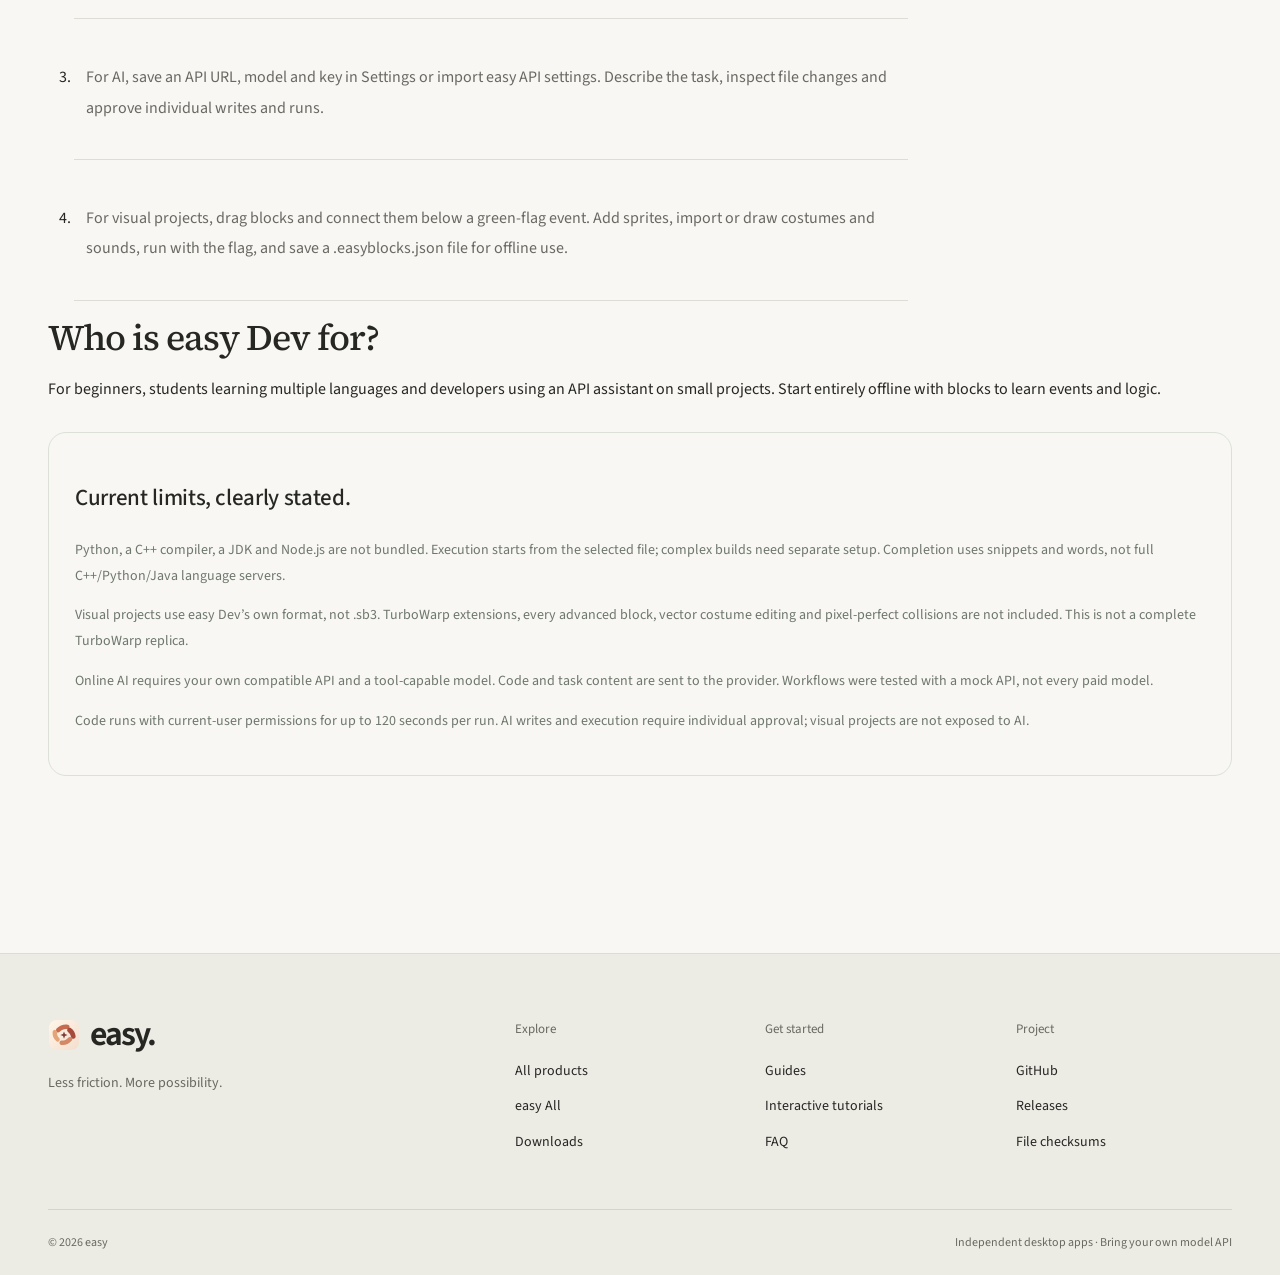
<file: dev.html>
<!doctype html><html lang="zh-CN"><head><meta charset="utf-8"><meta name="viewport" content="width=device-width,initial-scale=1"><title>easy Dev · 代码与积木开发工具</title><link rel="icon" href="assets/easy-dev.png"><link rel="stylesheet" href="styles.css"><link rel="stylesheet" href="refinements.css"><link rel="stylesheet" href="typography.css"><link rel="stylesheet" href="commercial.css"><script defer src="i18n/data.js"></script><script defer src="i18n/recent.js"></script><script defer src="i18n/dev.js"></script><script defer src="i18n/all.js"></script><script defer src="i18n/commercial.js"></script><script defer src="commercial.js"></script><script defer src="i18n/ui.js"></script><script defer src="config.js"></script><script defer src="site.js"></script></head><body><header class="header commercial-header"><div class="nav-shell"><a class="brand" href="index.html" aria-label="easy 首页"><img src="assets/easy-api.svg" alt=""><span>easy<span class="brand-dot">.</span></span></a>
<button class="nav-toggle" type="button" aria-expanded="false" aria-controls="site-nav" aria-label="打开导航"><span></span><span></span></button>
<div class="site-nav" id="site-nav"><nav aria-label="主导航"><details class="product-menu"><summary>产品<span class="chevron" aria-hidden="true"></span></summary><div class="mega-menu"><div class="mega-label">找到你的下一件工具</div><div class="mega-grid"><a href="guide.html#modes"><img src="assets/easy-api.svg" alt=""><span>easy API平台<small>多模型 AI 工作台</small></span></a><a href="guide.html#guide-code"><img src="assets/easy-code.png" alt=""><span>easy Code<small>把想法写成代码</small></span></a><a href="guide.html#guide-otti"><img src="assets/otti.png" alt=""><span>Otti<small>你的私人桌面助理</small></span></a><a href="browser.html"><img src="assets/easy-browser.png" alt=""><span>easy Browser<small>为好奇心打开窗口</small></span></a><a href="dev.html"><img src="assets/easy-dev.png" alt=""><span>easy Dev<small>从代码，到积木创作</small></span></a><a href="claw.html"><img src="assets/easy-claw.png" alt=""><span>easy Claw<small>让智能体连接工具</small></span></a><a href="wps.html"><img src="assets/easy-wps.png" alt=""><span>easy WPS<small>轻量处理日常文档</small></span></a><a href="cut.html"><img src="assets/easy-cut.png" alt=""><span>easy Cut<small>让片段，成为作品</small></span></a><a href="games.html"><img src="assets/easy-games.png" alt=""><span>easy Games<small>给日常一点游戏时间</small></span></a><a href="pet.html"><img src="assets/easy-pet.png" alt=""><span>easy Pet<small>多一个桌面小伙伴</small></span></a><a href="music.html"><img src="assets/easy-music.png" alt=""><span>easy Music<small>听见自己的节奏</small></span></a><a href="friend.html"><img src="assets/easy-friend.png" alt=""><span>easy AI friend<small>让对话，有自己的名字</small></span></a></div><a class="mega-all" href="all.html">认识 easy All · 十款应用的统一入口</a></div></details><a href="guide.html">使用指南</a><a href="index.html#approach">我们的方式</a></nav><div class="nav-actions"><select data-easy-language aria-label="语言 / Language"><option value="zh-CN">简体中文</option><option value="en">English</option></select><a class="button small" href="index.html#downloads">下载应用</a></div></div></div></header><main class="wrap section"><div class="eyebrow">CODE · BUILD · CREATE</div><h1>从第一行代码，到第一个作品。</h1><p class="lead">easy Dev 把代码编辑、运行测试、API 编程搭档和离线积木创作，放进一套紧凑的开发工具界面。</p><p>Windows 10/11 x64 · v0.1.0</p><p><a class="button" data-asset="easy-Dev-0.1.0-Setup.exe" data-release="v2026.11.10-dev-claw" href="#download-help">下载 easy Dev 安装包 ↓</a></p><p>默认安装 D:\easy Dev，可选择其他目录。可单独安装，也已内置于 easy All 整合应用。</p><img class="dev-screenshot" src="assets/easy-dev-preview.png" alt="easy Dev 开发工具界面"><p class="muted">本机真实示例项目截图；运行输出来自本地 Python。</p><section class="section"><h2>代码与图形化，各有自己的空间。</h2><div class="app-grid"><article class="app-card"><h3>代码编辑与自动补全</h3><p>支持 C++、Python、Java、HTML 的语法高亮，本地片段与词语自动补全，Ctrl+Space 呼出建议，Ctrl+S 保存。</p></article><article class="app-card"><h3>编译、运行、查看结果</h3><p>代码使用真实本机工具链运行，支持标准输入、编译错误与输出显示；HTML 在隔离窗口预览。</p></article><article class="app-card"><h3>AI 在项目中帮你写与测</h3><p>输入兼容 API，或关联 easy API平台设置。模型可读取当前项目，在逐次批准后创建、修改文件并运行代码。</p></article><article class="app-card"><h3>独立的离线积木编辑器</h3><p>不嵌入 TurboWarp。通过本地积木操作舞台和角色：事件、运动、外观、声音、循环、变量、列表、克隆、画笔与自制积木。图形化无 AI。</p></article></div></section><img class="dev-screenshot" src="assets/easy-dev-blocks.png" alt="easy Dev 自带积木编辑器"><section class="section"><h2>第一次使用，照着做就可以。</h2><ol class="family-steps"><li><p>选择“新建项目”，填写名称并选择 Python、C++、Java、HTML 或图形化，再选择保存位置。</p></li><li><p>代码项目：打开文件，编辑并保存，填写需要的标准输入，然后点击运行。先安装相应的 Python、C++ 编译器或 JDK；在设置中可选择工具链 EXE。</p></li><li><p>需要 AI 时，在设置中保存 API 地址、模型与 Key，或读取 easy API平台的配置；向编程搭档描述任务，检查并批准具体文件与运行操作。</p></li><li><p>图形化项目：从类别拖出积木，连接到绿旗事件下。添加角色、导入或绘制造型与声音，点击绿旗运行，保存为 .easyblocks.json，下次离线打开。</p></li></ol><h2>谁适合使用 easy Dev？</h2><p>适合编程初学者、学习多种语言的学生，以及希望让 API 助手处理小型项目的开发者。想先用积木学习事件和逻辑，也可以完全离线开始。</p><div class="browser-limit"><h3>当前边界，写清楚。</h3><p>安装包不附带 Python、C++ 编译器、JDK 或 Node.js。当前按选中文件运行，复杂多模块构建需自行配置；补全是片段和词语建议，不是完整的 C++/Python/Java 语言服务器。</p><p>积木项目为 easy Dev 自有格式，不兼容 .sb3，没有 TurboWarp 扩展生态、全部高级积木、矢量造型编辑和像素级碰撞。它不是 TurboWarp 的完全复刻。</p><p>在线 AI 需要用户自己的兼容 API 和支持工具调用的模型；代码与任务内容会发送给服务商。已用模拟 API 验证操作流程，未逐家验证付费模型。</p><p>运行代码具有当前用户权限，每次运行最多 120 秒。AI 写文件和运行前逐项确认；图形化项目不向 AI 开放。</p></div></section><p id="download-help" hidden>GitHub Releases</p></main><footer class="commercial-footer"><div class="wrap footer-top"><div><a class="brand" href="index.html"><img src="assets/easy-api.svg" alt=""><span>easy.</span></a><p>让工具简单，让想法向前。</p></div><div><strong>探索</strong><a href="index.html#products">全部产品</a><a href="all.html">easy All</a><a href="index.html#downloads">下载中心</a></div><div><strong>开始使用</strong><a href="guide.html">使用指南</a><a href="guide.html#tutorials">交互式教程</a><a href="index.html#faq">常见问题</a></div><div><strong>项目</strong><a href="https://github.com/LanDeQi-d/easyAPI" target="_blank" rel="noopener noreferrer">GitHub</a><a href="https://github.com/LanDeQi-d/easyAPI/releases" target="_blank" rel="noopener noreferrer">版本记录</a><a href="SHA256SUMS.txt">文件校验</a></div></div><div class="wrap footer-bottom"><span>© 2026 easy</span><span>独立桌面应用 · 使用自己的模型 API</span></div></footer></body></html>
</file>
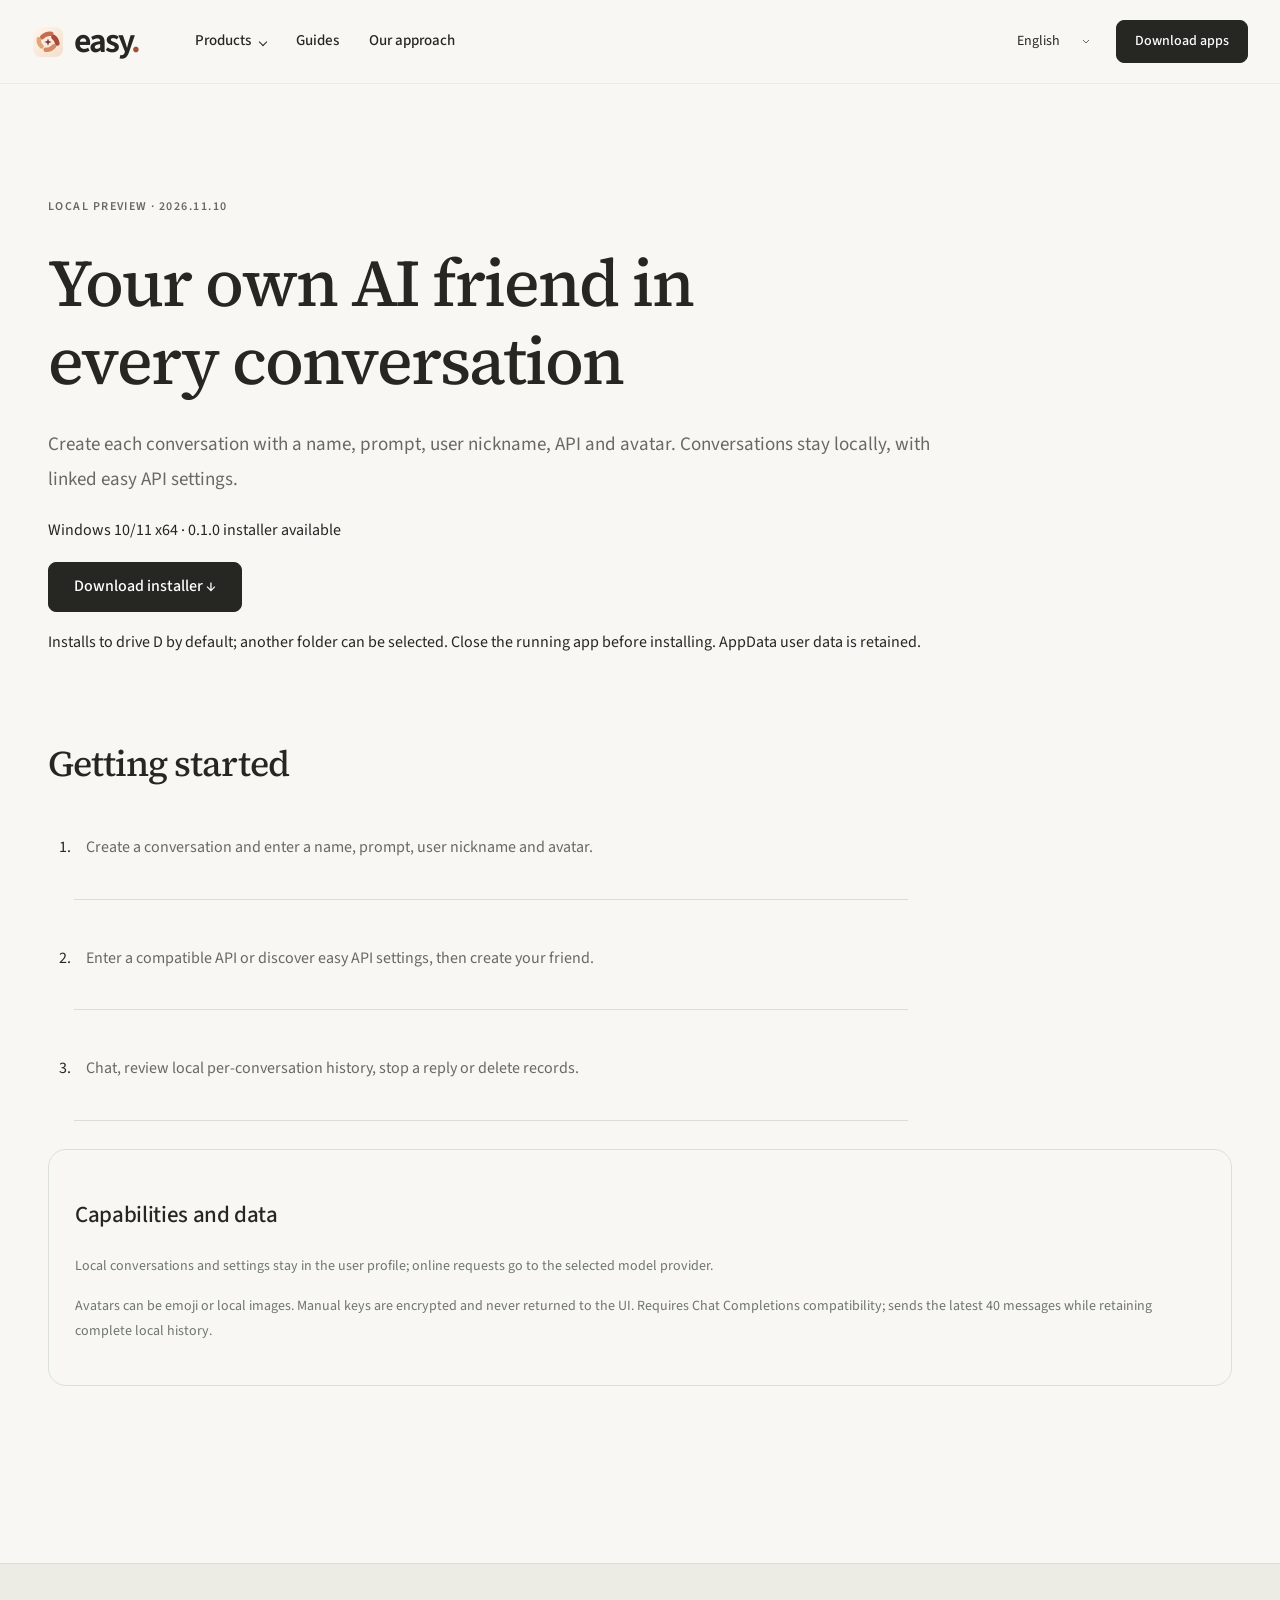
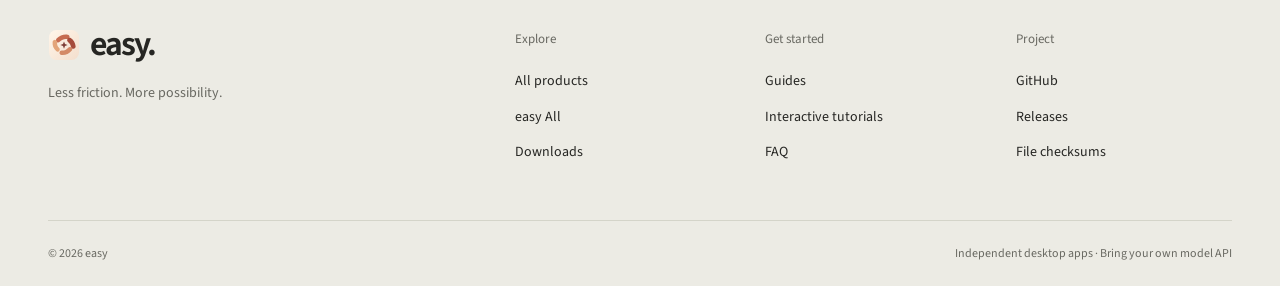
<file: friend.html>
<!doctype html><html lang="zh-CN"><head><meta charset="utf-8"><meta name="viewport" content="width=device-width,initial-scale=1"><title>easy AI friend</title><link rel="icon" href="assets/easy-friend.png"><link rel="stylesheet" href="styles.css"><link rel="stylesheet" href="refinements.css"><link rel="stylesheet" href="typography.css"><link rel="stylesheet" href="commercial.css"><script defer src="i18n/data.js"></script><script defer src="i18n/recent.js"></script><script defer src="i18n/dev.js"></script><script defer src="i18n/all.js"></script><script defer src="i18n/commercial.js"></script><script defer src="commercial.js"></script><script defer src="i18n/ui.js"></script><script defer src="config.js"></script><script defer src="site.js"></script></head><body><header class="header commercial-header"><div class="nav-shell"><a class="brand" href="index.html" aria-label="easy 首页"><img src="assets/easy-api.svg" alt=""><span>easy<span class="brand-dot">.</span></span></a>
<button class="nav-toggle" type="button" aria-expanded="false" aria-controls="site-nav" aria-label="打开导航"><span></span><span></span></button>
<div class="site-nav" id="site-nav"><nav aria-label="主导航"><details class="product-menu"><summary>产品<span class="chevron" aria-hidden="true"></span></summary><div class="mega-menu"><div class="mega-label">找到你的下一件工具</div><div class="mega-grid"><a href="guide.html#modes"><img src="assets/easy-api.svg" alt=""><span>easy API平台<small>多模型 AI 工作台</small></span></a><a href="guide.html#guide-code"><img src="assets/easy-code.png" alt=""><span>easy Code<small>把想法写成代码</small></span></a><a href="guide.html#guide-otti"><img src="assets/otti.png" alt=""><span>Otti<small>你的私人桌面助理</small></span></a><a href="browser.html"><img src="assets/easy-browser.png" alt=""><span>easy Browser<small>为好奇心打开窗口</small></span></a><a href="dev.html"><img src="assets/easy-dev.png" alt=""><span>easy Dev<small>从代码，到积木创作</small></span></a><a href="claw.html"><img src="assets/easy-claw.png" alt=""><span>easy Claw<small>让智能体连接工具</small></span></a><a href="wps.html"><img src="assets/easy-wps.png" alt=""><span>easy WPS<small>轻量处理日常文档</small></span></a><a href="cut.html"><img src="assets/easy-cut.png" alt=""><span>easy Cut<small>让片段，成为作品</small></span></a><a href="games.html"><img src="assets/easy-games.png" alt=""><span>easy Games<small>给日常一点游戏时间</small></span></a><a href="pet.html"><img src="assets/easy-pet.png" alt=""><span>easy Pet<small>多一个桌面小伙伴</small></span></a><a href="music.html"><img src="assets/easy-music.png" alt=""><span>easy Music<small>听见自己的节奏</small></span></a><a href="friend.html"><img src="assets/easy-friend.png" alt=""><span>easy AI friend<small>让对话，有自己的名字</small></span></a></div><a class="mega-all" href="all.html">认识 easy All · 十款应用的统一入口</a></div></details><a href="guide.html">使用指南</a><a href="index.html#approach">我们的方式</a></nav><div class="nav-actions"><select data-easy-language aria-label="语言 / Language"><option value="zh-CN">简体中文</option><option value="en">English</option></select><a class="button small" href="index.html#downloads">下载应用</a></div></div></div></header><main class="wrap section"><div class="eyebrow">LOCAL PREVIEW · 2026.11.10</div><h1>按对话定制你的 AI 朋友</h1><p class="lead">新建对话填写名字、提示词、用户称呼、API 与头像；完整对话保存在本机，可关联 easy API 设置。</p><p>Windows 10/11 x64 · 0.1.0 安装包已发布</p><p><a class="button" data-asset="easy-AI-Friend-0.1.0-Setup.exe" href="https://github.com/LanDeQi-d/easyAPI/releases/tag/v2026.11.10">下载安装包 ↓</a></p><p>默认安装到 D 盘，可选择其他目录。请先退出正在运行的旧版，用户资料保留在 AppData。</p><p id="download-help" hidden>GitHub Releases</p><section class="section"><h2>如何开始</h2><ol class="family-steps"><li><p>新建对话，填写角色名称、提示词、用户称呼和头像。</p></li><li><p>手动填写兼容接口或读取 easy API 设置，再创建朋友。</p></li><li><p>发送消息；按对话查看保存在本机的历史，可停止回复或删除记录。</p></li></ol><div class="browser-limit"><h3>能力与数据边界</h3><p>本地对话与配置留在用户资料目录，在线请求会发送到用户选择的模型服务。</p><p>角色支持表情或本地图片头像；手动密钥系统加密，不会返回给界面。仅支持兼容 Chat Completions 接口，默认发送最近40条消息，记录完整保留。</p></div></section></main><footer class="commercial-footer"><div class="wrap footer-top"><div><a class="brand" href="index.html"><img src="assets/easy-api.svg" alt=""><span>easy.</span></a><p>让工具简单，让想法向前。</p></div><div><strong>探索</strong><a href="index.html#products">全部产品</a><a href="all.html">easy All</a><a href="index.html#downloads">下载中心</a></div><div><strong>开始使用</strong><a href="guide.html">使用指南</a><a href="guide.html#tutorials">交互式教程</a><a href="index.html#faq">常见问题</a></div><div><strong>项目</strong><a href="https://github.com/LanDeQi-d/easyAPI" target="_blank" rel="noopener noreferrer">GitHub</a><a href="https://github.com/LanDeQi-d/easyAPI/releases" target="_blank" rel="noopener noreferrer">版本记录</a><a href="SHA256SUMS.txt">文件校验</a></div></div><div class="wrap footer-bottom"><span>© 2026 easy</span><span>独立桌面应用 · 使用自己的模型 API</span></div></footer></body></html>
</file>
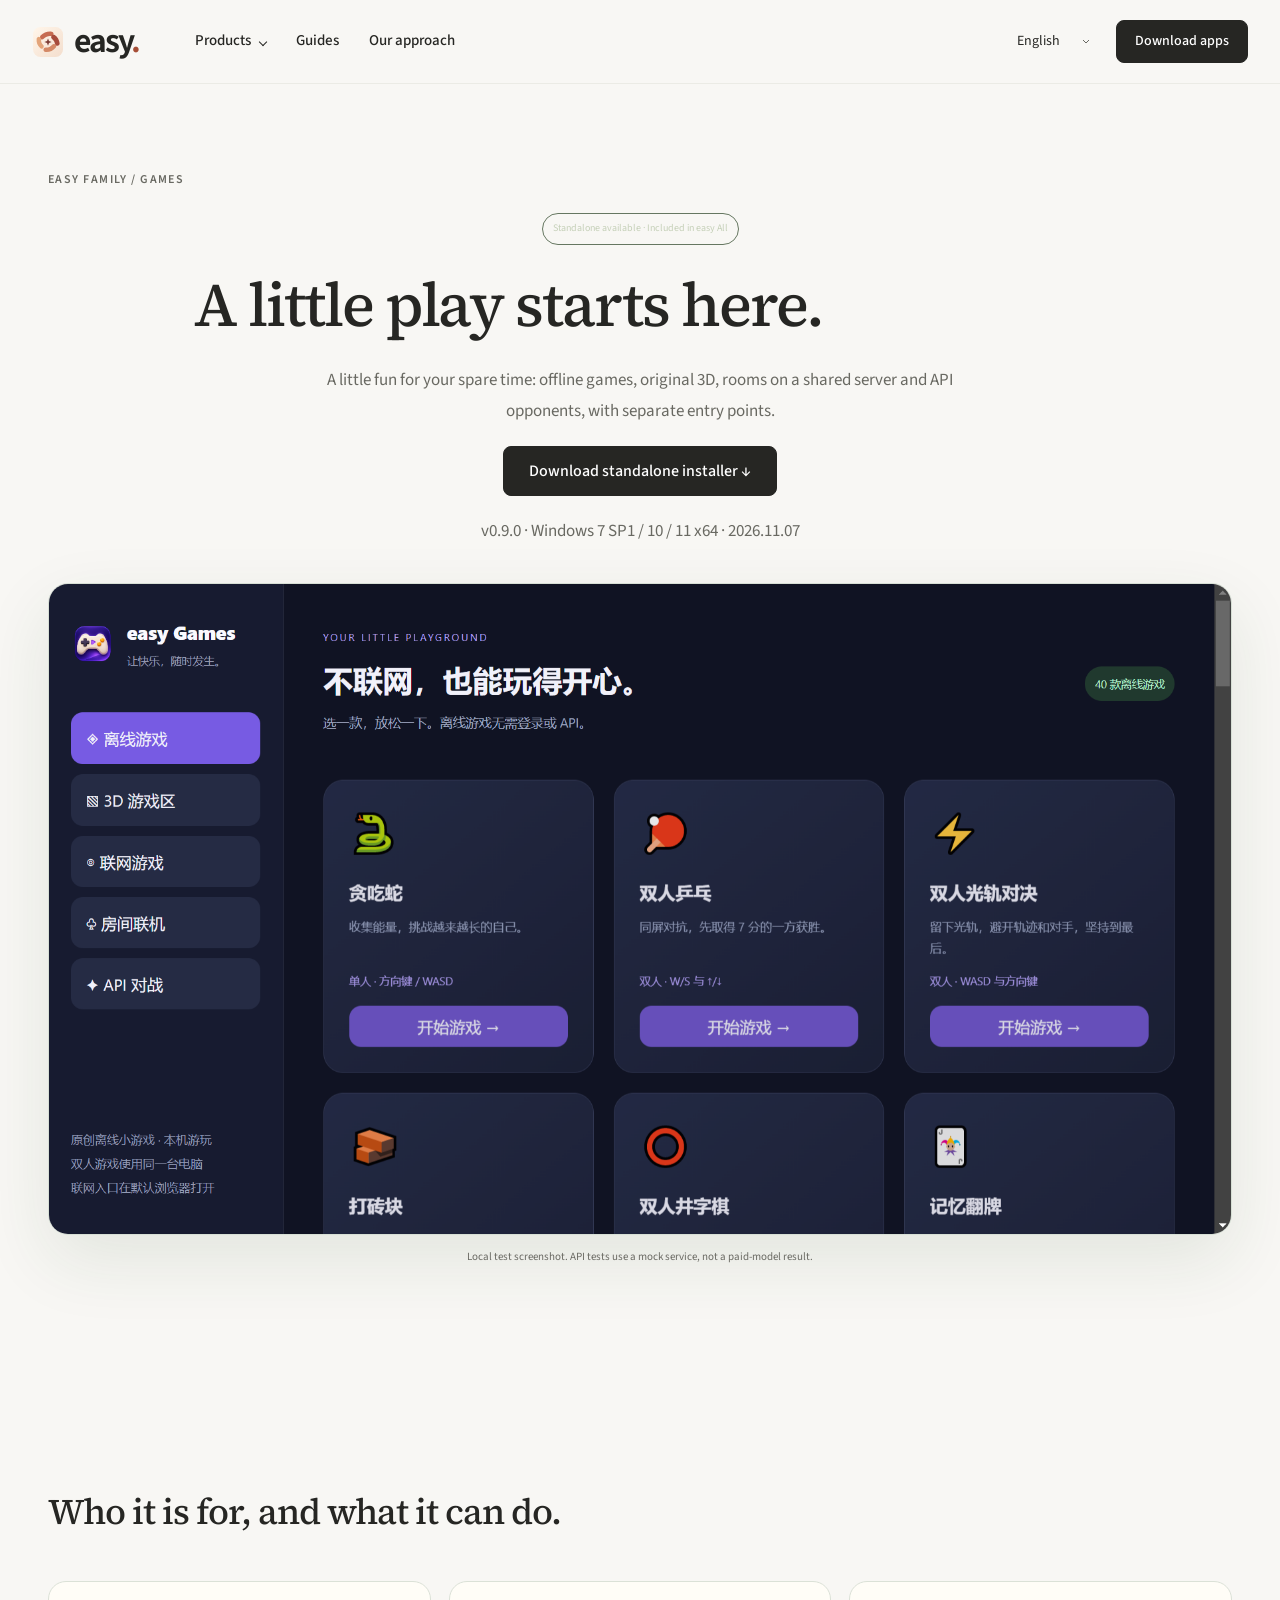
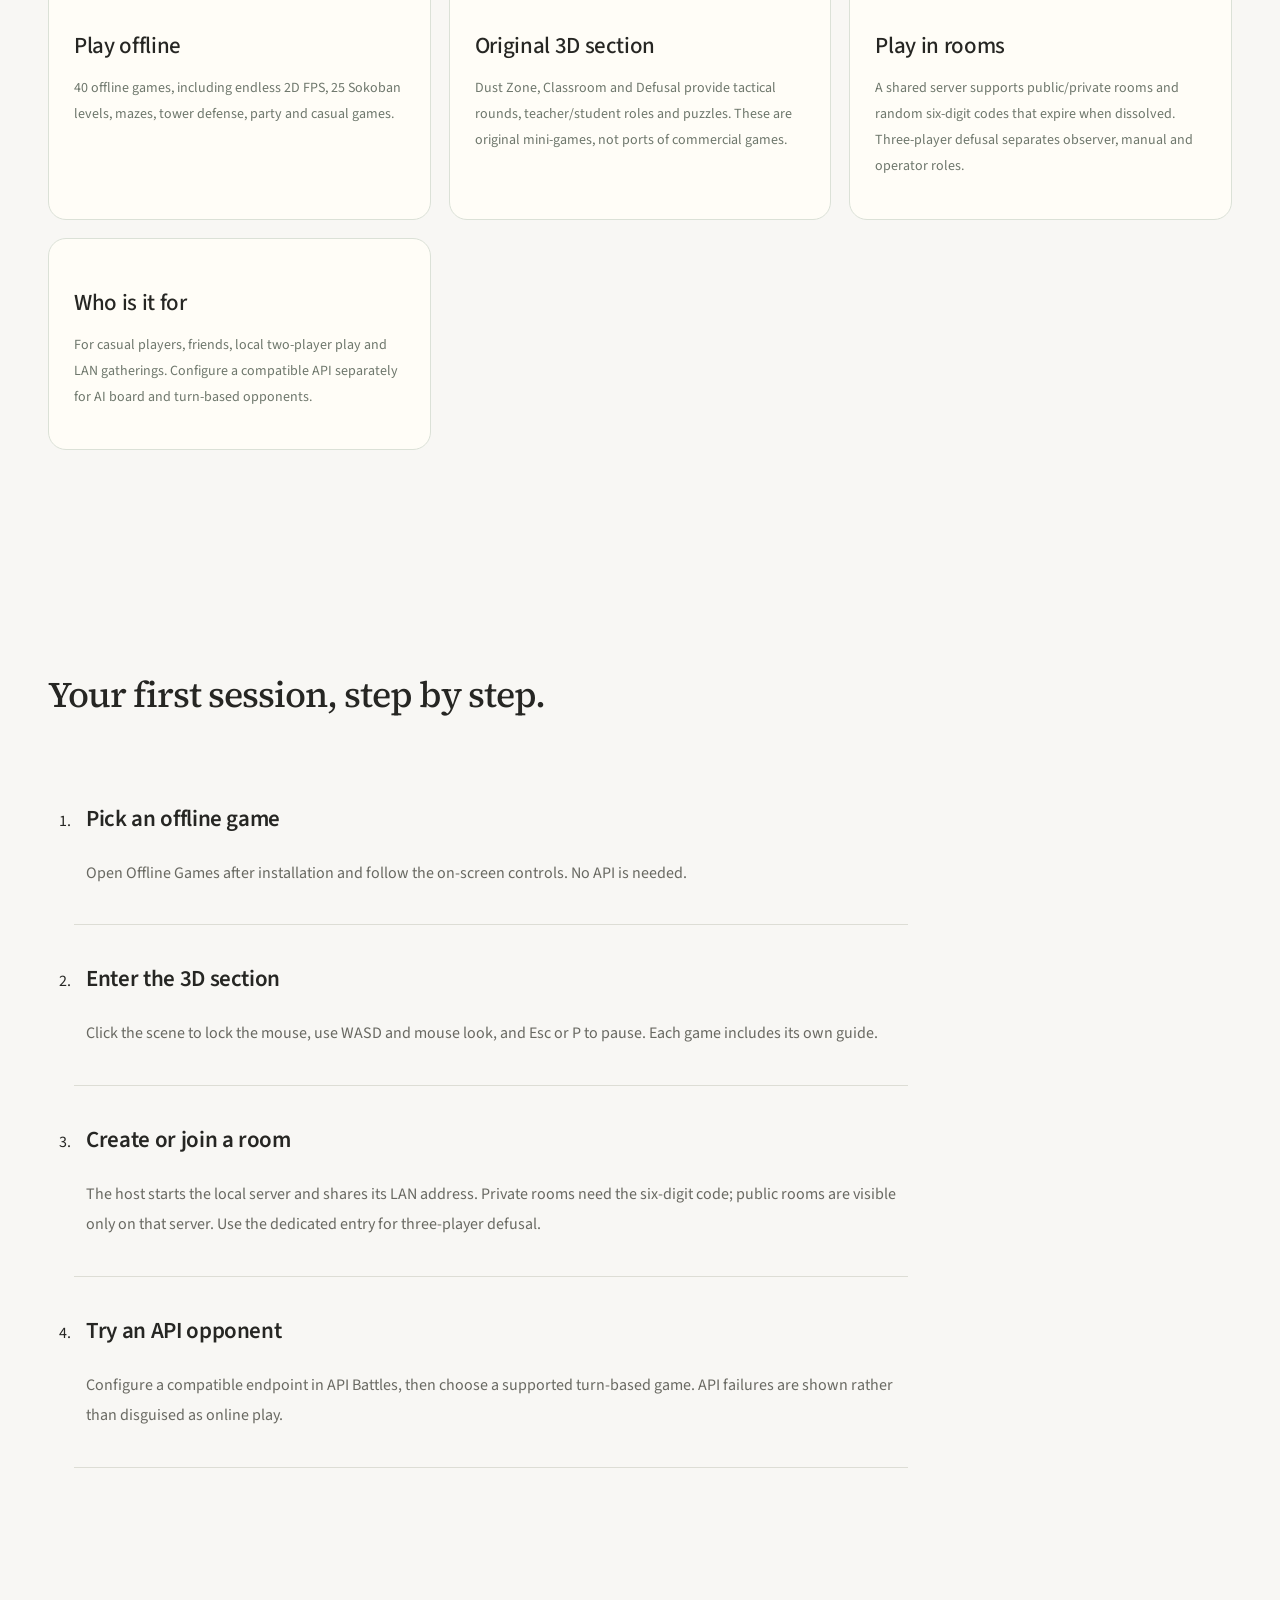
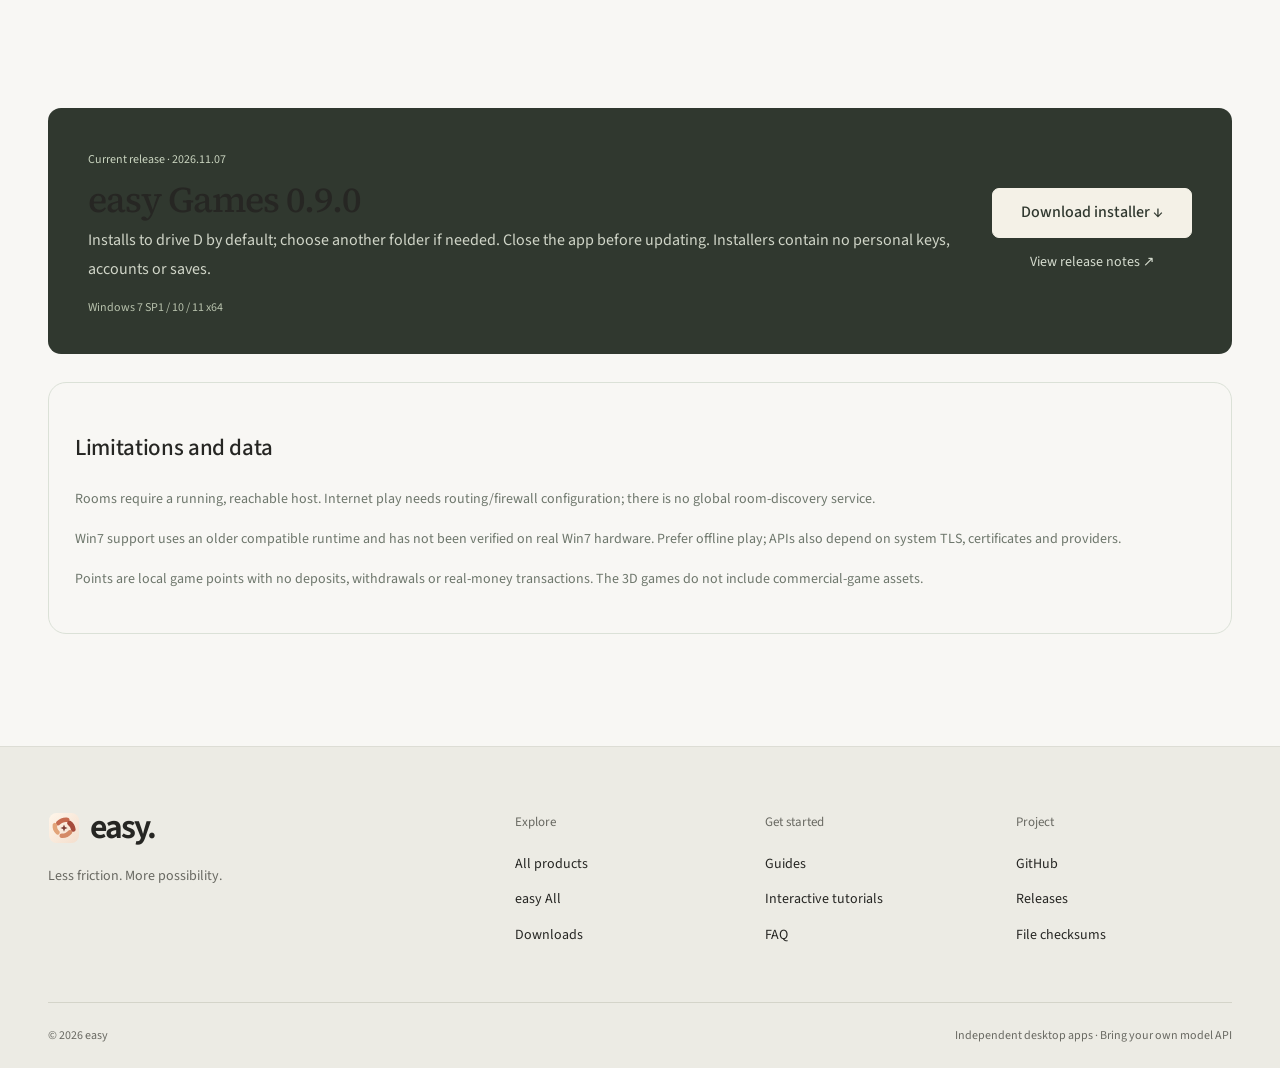
<file: games.html>
<!doctype html><html lang="zh-CN"><head><meta charset="utf-8"><meta name="viewport" content="width=device-width,initial-scale=1"><title>easy Games · easy</title><meta name="description" content="给碎片时间一点快乐：离线小游戏、原创 3D、同一服务器房间联机和 API 对战，各有自己的入口。"><link rel="icon" href="assets/easy-games.png"><link rel="stylesheet" href="styles.css"><link rel="stylesheet" href="refinements.css"><link rel="stylesheet" href="typography.css"><link rel="stylesheet" href="commercial.css"><script defer src="i18n/data.js"></script><script defer src="i18n/recent.js"></script><script defer src="i18n/dev.js"></script><script defer src="i18n/all.js"></script><script defer src="i18n/commercial.js"></script><script defer src="commercial.js"></script><script defer src="i18n/ui.js"></script><script defer src="config.js"></script><script defer src="site.js"></script><script defer src="motion.js"></script></head><body><header class="header commercial-header"><div class="nav-shell"><a class="brand" href="index.html" aria-label="easy 首页"><img src="assets/easy-api.svg" alt=""><span>easy<span class="brand-dot">.</span></span></a>
<button class="nav-toggle" type="button" aria-expanded="false" aria-controls="site-nav" aria-label="打开导航"><span></span><span></span></button>
<div class="site-nav" id="site-nav"><nav aria-label="主导航"><details class="product-menu"><summary>产品<span class="chevron" aria-hidden="true"></span></summary><div class="mega-menu"><div class="mega-label">找到你的下一件工具</div><div class="mega-grid"><a href="guide.html#modes"><img src="assets/easy-api.svg" alt=""><span>easy API平台<small>多模型 AI 工作台</small></span></a><a href="guide.html#guide-code"><img src="assets/easy-code.png" alt=""><span>easy Code<small>把想法写成代码</small></span></a><a href="guide.html#guide-otti"><img src="assets/otti.png" alt=""><span>Otti<small>你的私人桌面助理</small></span></a><a href="browser.html"><img src="assets/easy-browser.png" alt=""><span>easy Browser<small>为好奇心打开窗口</small></span></a><a href="dev.html"><img src="assets/easy-dev.png" alt=""><span>easy Dev<small>从代码，到积木创作</small></span></a><a href="claw.html"><img src="assets/easy-claw.png" alt=""><span>easy Claw<small>让智能体连接工具</small></span></a><a href="wps.html"><img src="assets/easy-wps.png" alt=""><span>easy WPS<small>轻量处理日常文档</small></span></a><a href="cut.html"><img src="assets/easy-cut.png" alt=""><span>easy Cut<small>让片段，成为作品</small></span></a><a href="games.html"><img src="assets/easy-games.png" alt=""><span>easy Games<small>给日常一点游戏时间</small></span></a><a href="pet.html"><img src="assets/easy-pet.png" alt=""><span>easy Pet<small>多一个桌面小伙伴</small></span></a><a href="music.html"><img src="assets/easy-music.png" alt=""><span>easy Music<small>听见自己的节奏</small></span></a><a href="friend.html"><img src="assets/easy-friend.png" alt=""><span>easy AI friend<small>让对话，有自己的名字</small></span></a></div><a class="mega-all" href="all.html">认识 easy All · 十款应用的统一入口</a></div></details><a href="guide.html">使用指南</a><a href="index.html#approach">我们的方式</a></nav><div class="nav-actions"><select data-easy-language aria-label="语言 / Language"><option value="zh-CN">简体中文</option><option value="en">English</option></select><a class="button small" href="index.html#downloads">下载应用</a></div></div></div></header><main id="main"><section class="browser-page-hero wrap section"><div class="eyebrow">EASY FAMILY / GAMES</div><span class="pill">独立版可选 · easy All 已包含</span><h1>想玩一会儿，就现在。</h1><p>给碎片时间一点快乐：离线小游戏、原创 3D、同一服务器房间联机和 API 对战，各有自己的入口。</p><a class="button" data-asset="easy-Games-0.9.0-Setup.exe" href="#download">下载独立安装包 ↓</a><p class="browser-meta">v0.9.0 · Windows 7 SP1 / 10 / 11 x64 · 2026.11.07</p><figure><img class="browser-screenshot" src="assets/easy-games-preview.png" alt="easy Games"><figcaption>本机测试界面截图；API 测试使用模拟服务，不代表实际付费模型结果。</figcaption></figure></section><section class="wrap section"><div class="section-heading"><h2>适合你，也适合这样用。</h2></div><div class="browser-feature-grid"><article><h3>离线随时玩</h3><p>40 款离线游戏，包含无尽 2D FPS、25 关推箱子、迷宫、塔防、派对和休闲玩法。</p></article><article><h3>原创 3D 区</h3><p>尘区行动、课堂风云、蕉急拆弹：分别体验战术回合、师生角色和拆弹解谜。这些是原创小游戏，不是商业原作移植。</p></article><article><h3>房间一起玩</h3><p>同一服务器支持公私房间、六位随机房间码，解散即失效；三人拆弹按观察员、手册员、操作员分工。</p></article><article><h3>适合谁</h3><p>适合休闲玩家、同学朋友、本机双人和局域网聚会。想与 AI 下棋或玩回合游戏，可另外配置兼容 API。</p></article></div></section><section id="start" class="wrap section"><div class="section-heading"><h2>第一次打开，跟着做。</h2></div><ol class="family-steps"><li><h3>选一个离线游戏</h3><p>安装后进入离线游戏；按游戏画面中的键位说明操作。无须 API。</p></li><li><h3>进入 3D 区</h3><p>点击画面锁定鼠标，WASD 移动、鼠标转向，Esc 或 P 暂停；每款游戏有单独说明。</p></li><li><h3>创建或加入房间</h3><p>房主启动本机服务器，将局域网地址发给同伴。私人房需输入六位房间码；公开房仅在同一服务器可见。三人拆弹从专用入口加入。</p></li><li><h3>试试 API 对战</h3><p>进入 API 对战配置兼容接口，再选择支持的回合游戏。AI 失败会显示错误，不会伪造已联网。</p></li></ol></section><section id="download" class="wrap section"><div class="suite"><div><span class="pill">2026.11.07 当前版本</span><h2>easy Games 0.9.0</h2><p>默认安装在 D 盘，可以选择其他目录。更新前请退出当前程序；安装包不包含个人密钥、账号资料或存档。</p><small>Windows 7 SP1 / 10 / 11 x64</small></div><div class="suite-action"><a class="button" data-asset="easy-Games-0.9.0-Setup.exe" href="#download-help">下载安装包 ↓</a><a id="release-link" href="#download-help">查看发布说明 ↗</a></div></div><div class="browser-limit"><h3>当前边界与数据说明</h3><p>联机依赖房主电脑运行及可达网络；互联网跨网连接需自行配置路由和防火墙，没有全球房间发现服务。</p><p>Win7 采用旧版兼容运行时，未在真实 Win7 设备验收。离线区优先使用；联网 API 还受系统 TLS、证书和服务商限制。</p><p>积分仅用于本地游戏，没有充值、提现或真实货币交易。3D 游戏不是原作，也不包含商业游戏资源。</p></div><p id="download-help" hidden>GitHub Releases</p></section></main><footer class="commercial-footer"><div class="wrap footer-top"><div><a class="brand" href="index.html"><img src="assets/easy-api.svg" alt=""><span>easy.</span></a><p>让工具简单，让想法向前。</p></div><div><strong>探索</strong><a href="index.html#products">全部产品</a><a href="all.html">easy All</a><a href="index.html#downloads">下载中心</a></div><div><strong>开始使用</strong><a href="guide.html">使用指南</a><a href="guide.html#tutorials">交互式教程</a><a href="index.html#faq">常见问题</a></div><div><strong>项目</strong><a href="https://github.com/LanDeQi-d/easyAPI" target="_blank" rel="noopener noreferrer">GitHub</a><a href="https://github.com/LanDeQi-d/easyAPI/releases" target="_blank" rel="noopener noreferrer">版本记录</a><a href="SHA256SUMS.txt">文件校验</a></div></div><div class="wrap footer-bottom"><span>© 2026 easy</span><span>独立桌面应用 · 使用自己的模型 API</span></div></footer></body></html>
</file>
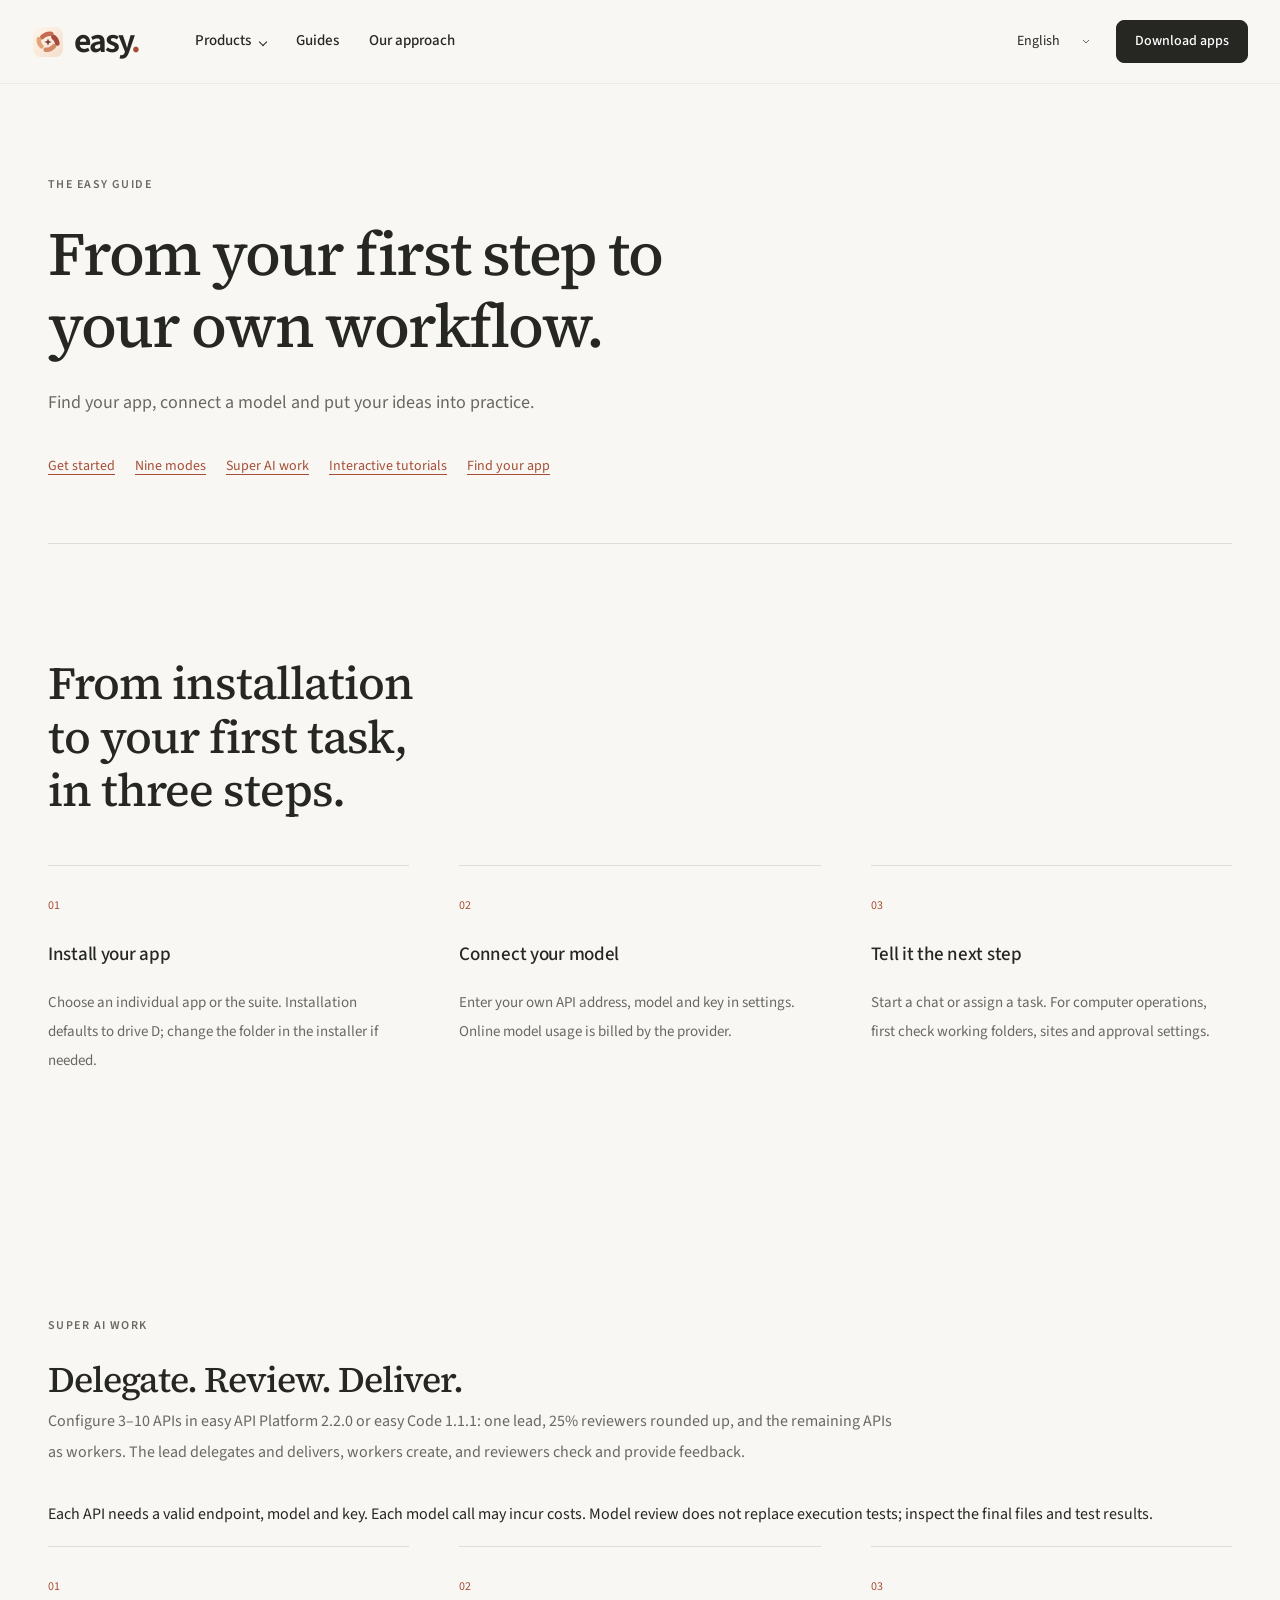
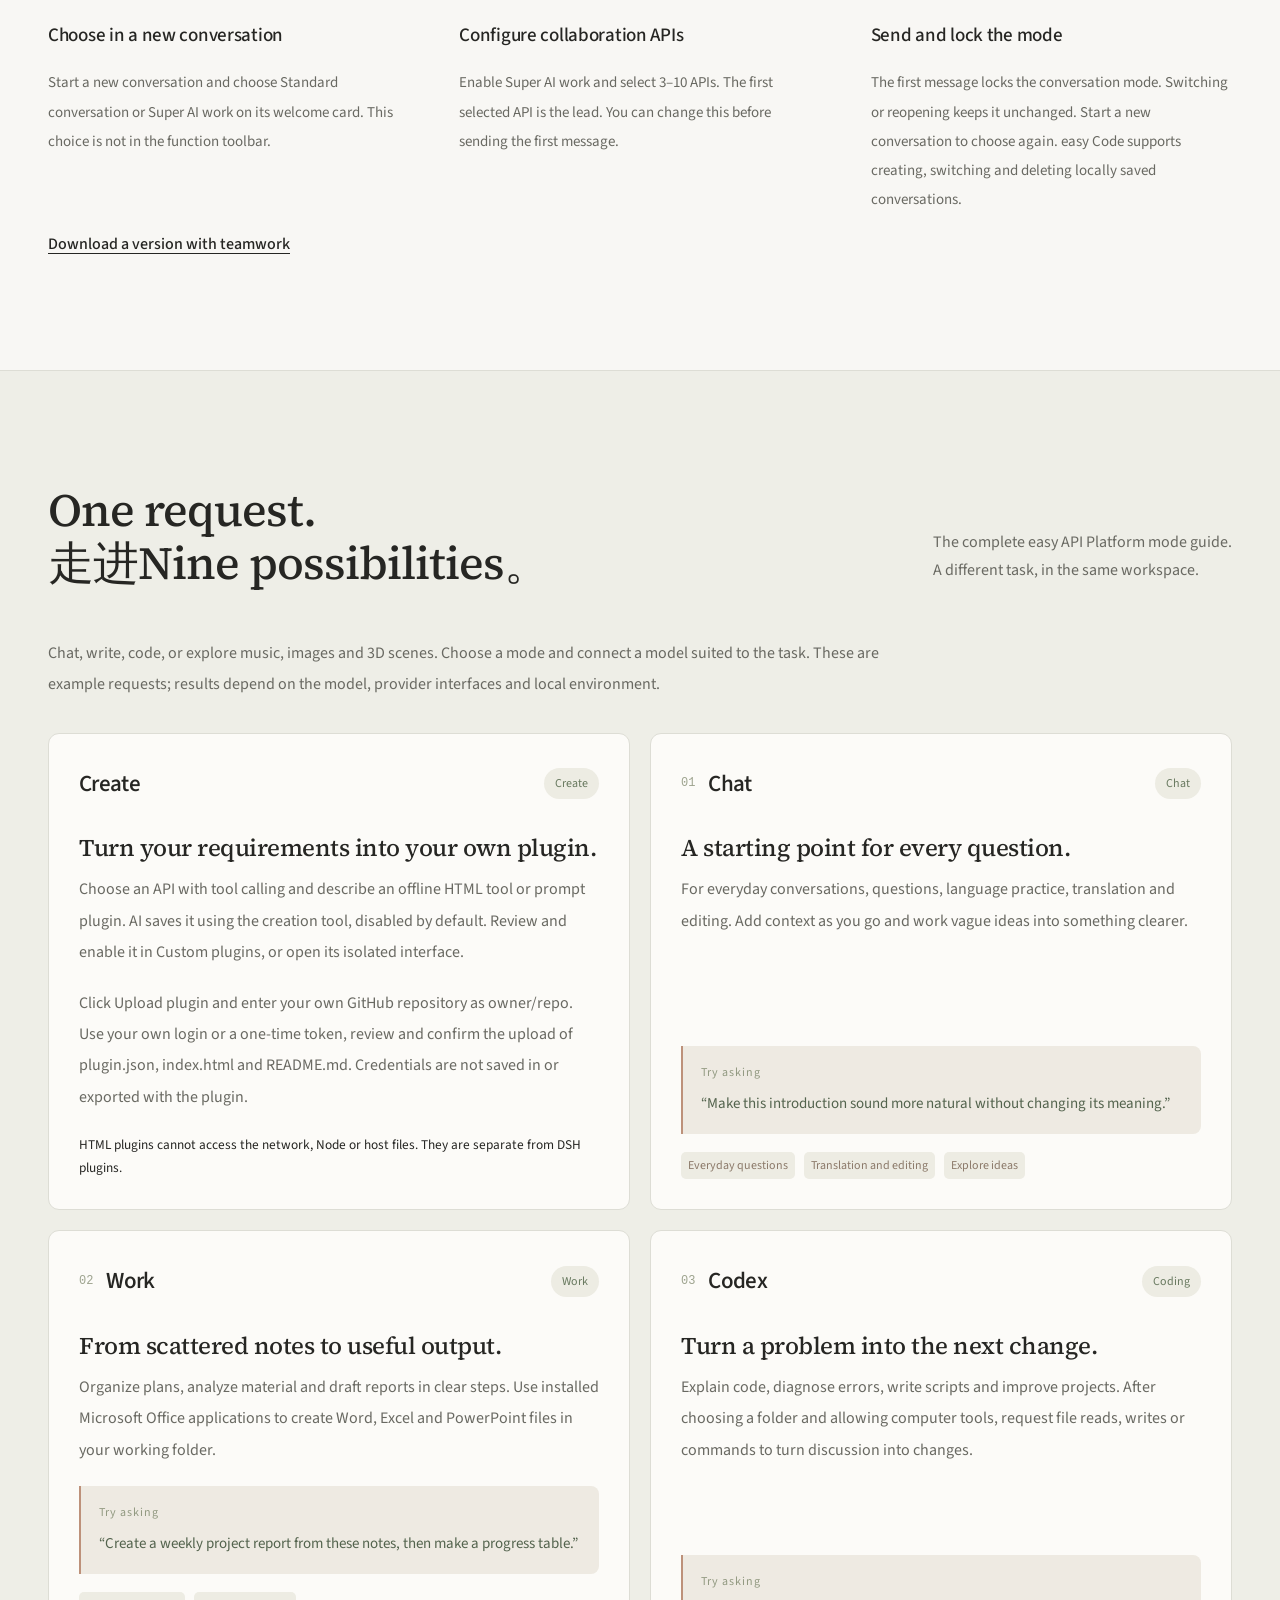
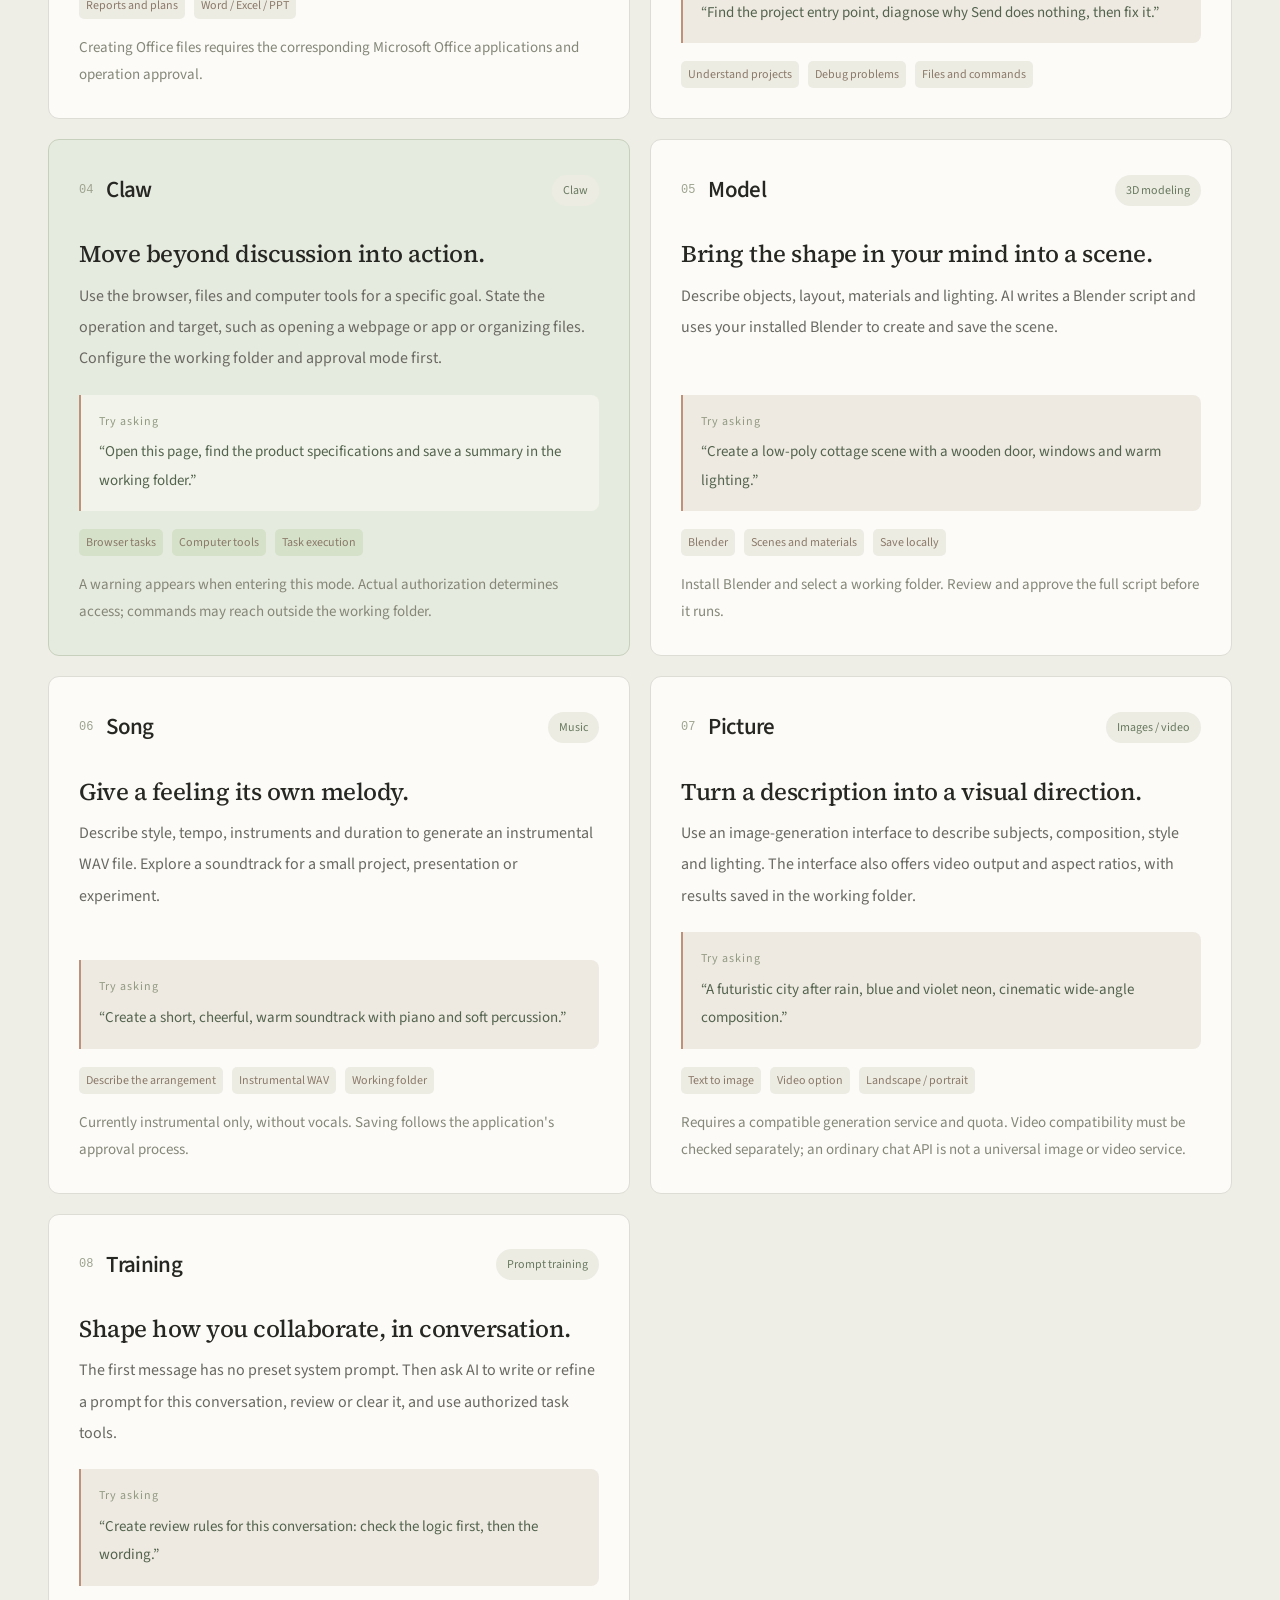
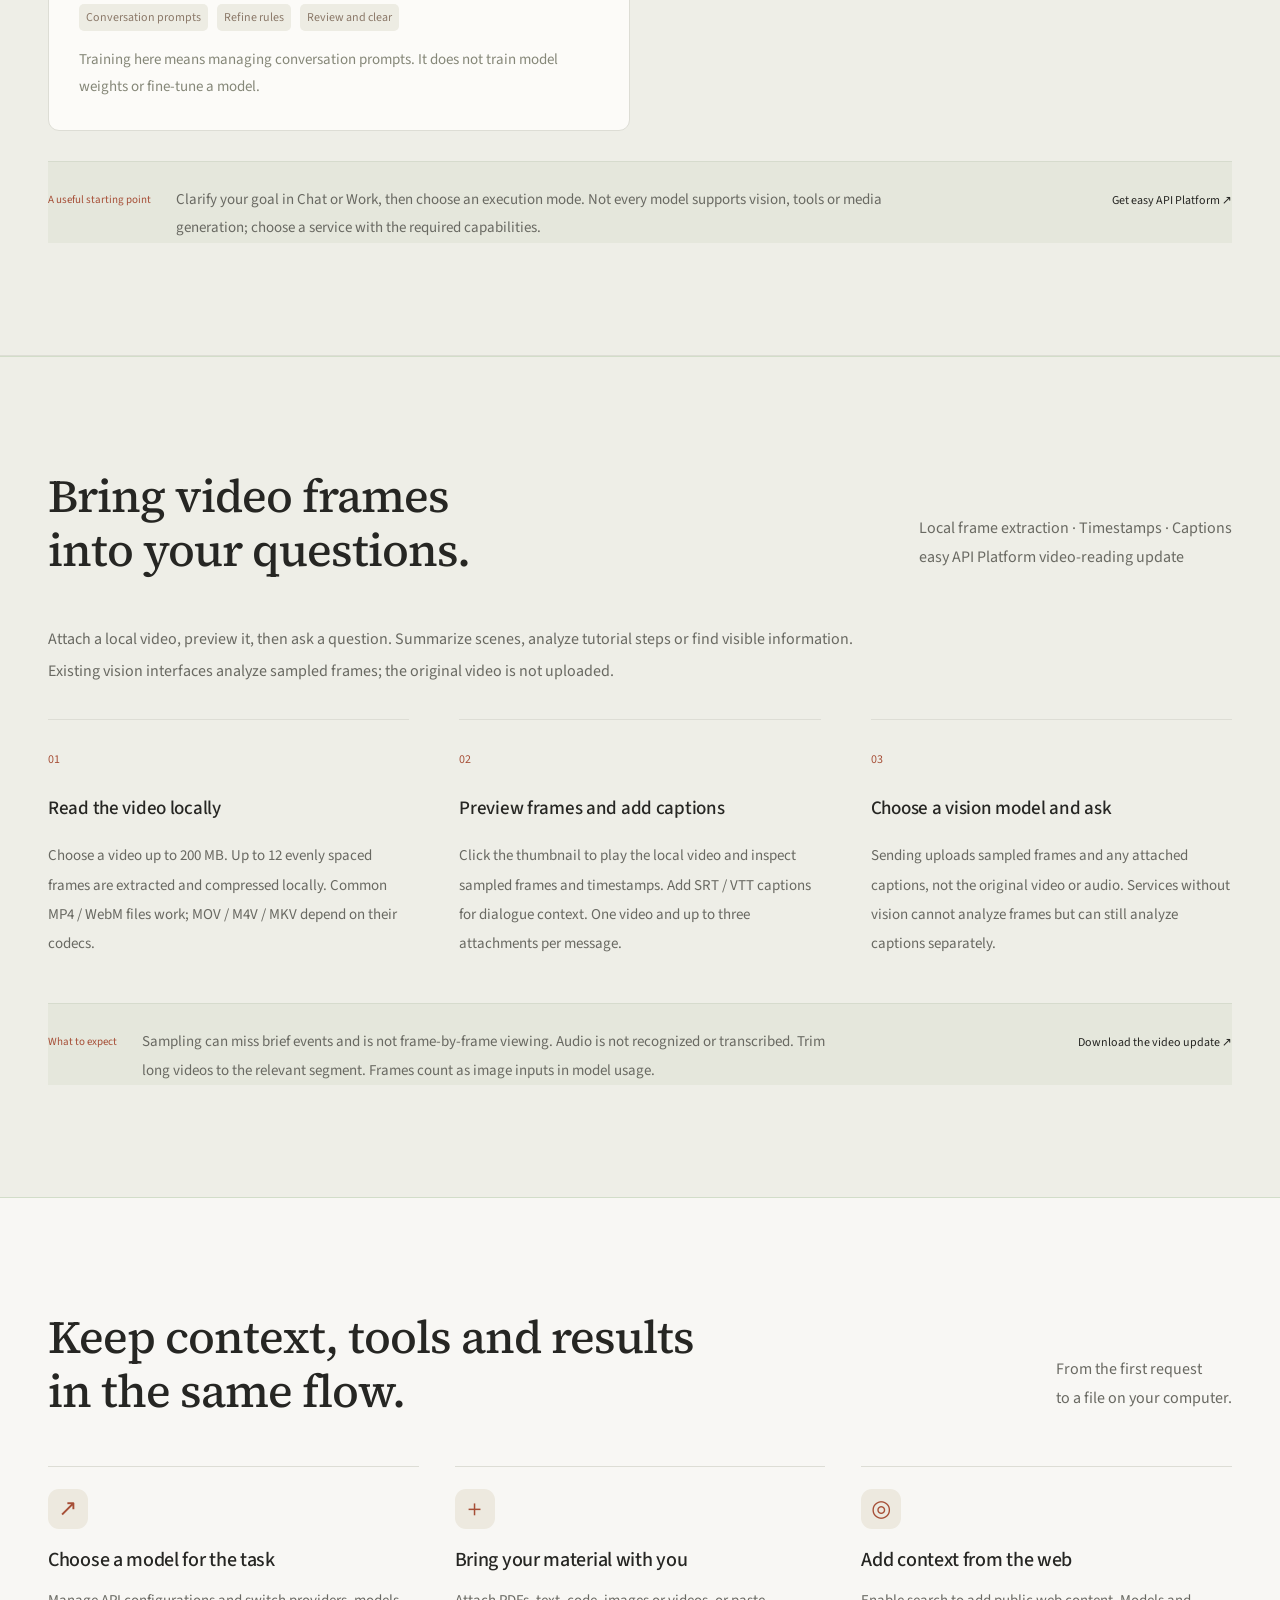
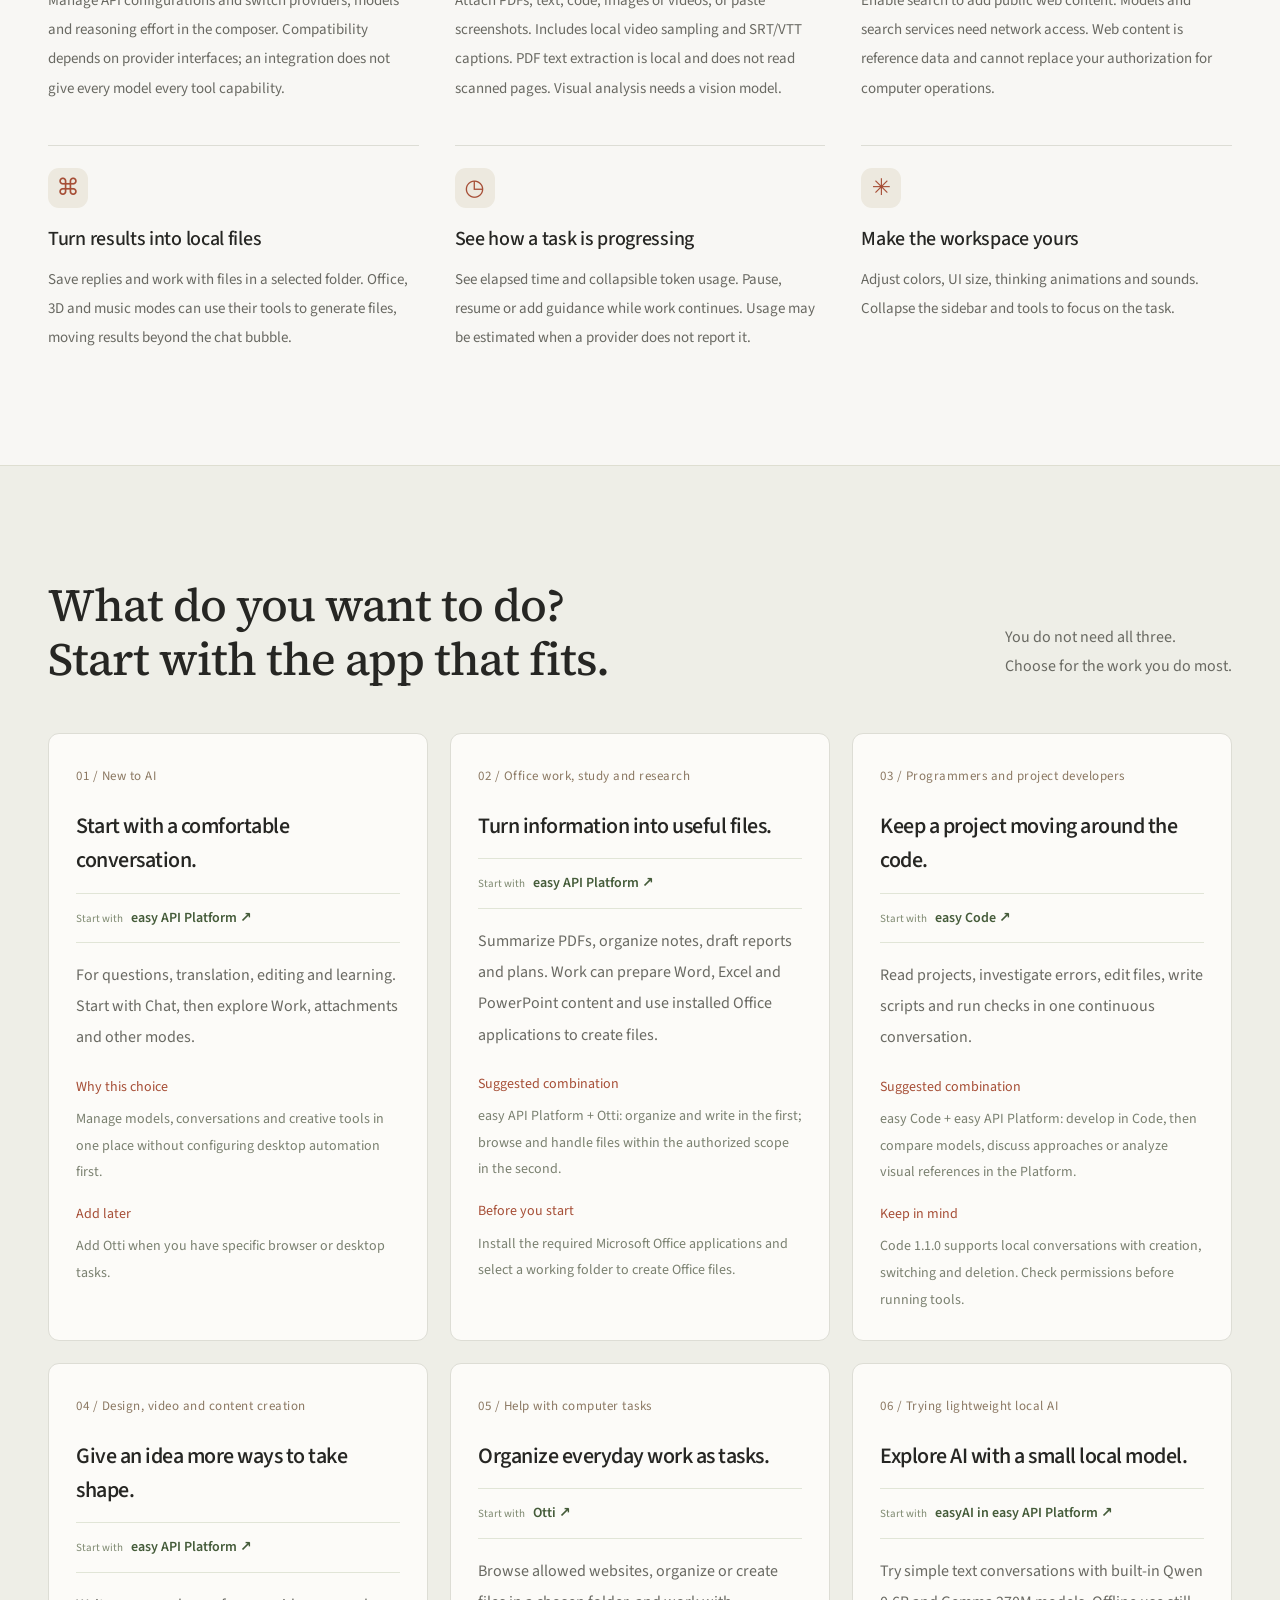
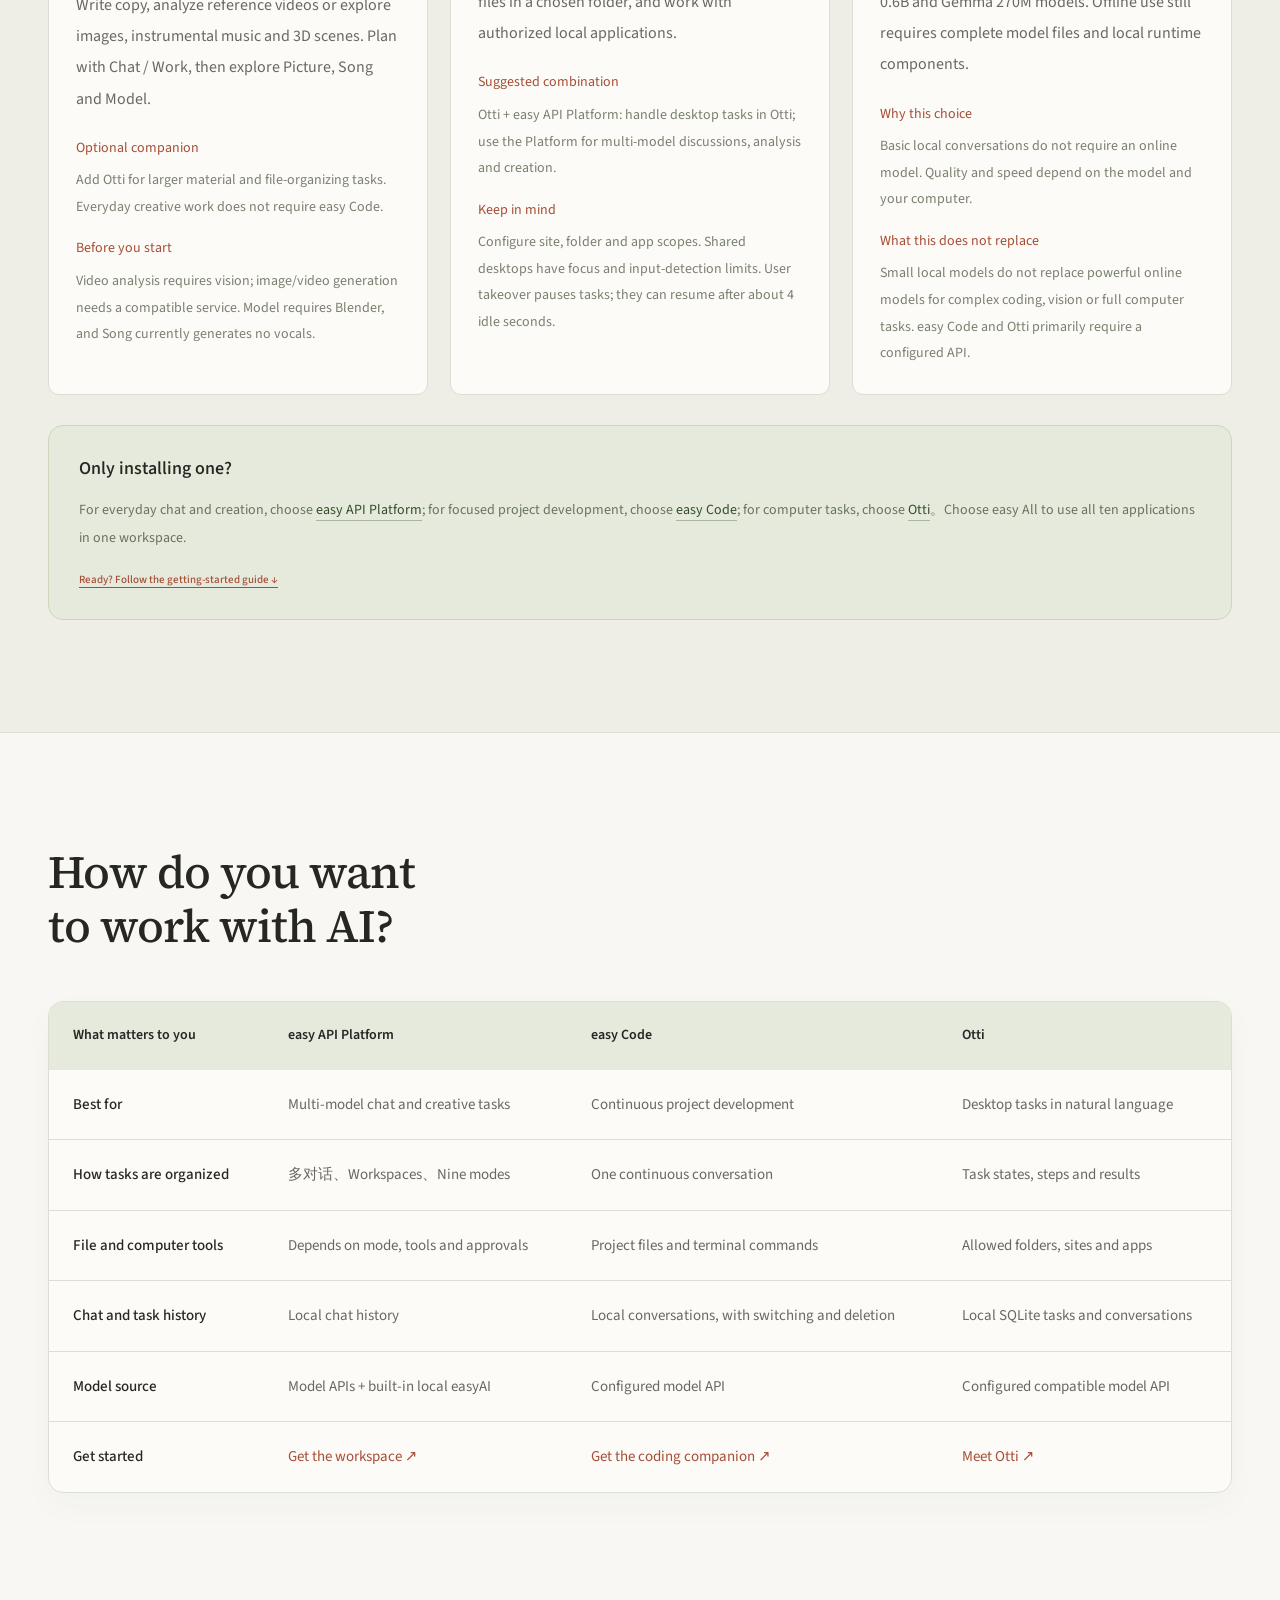
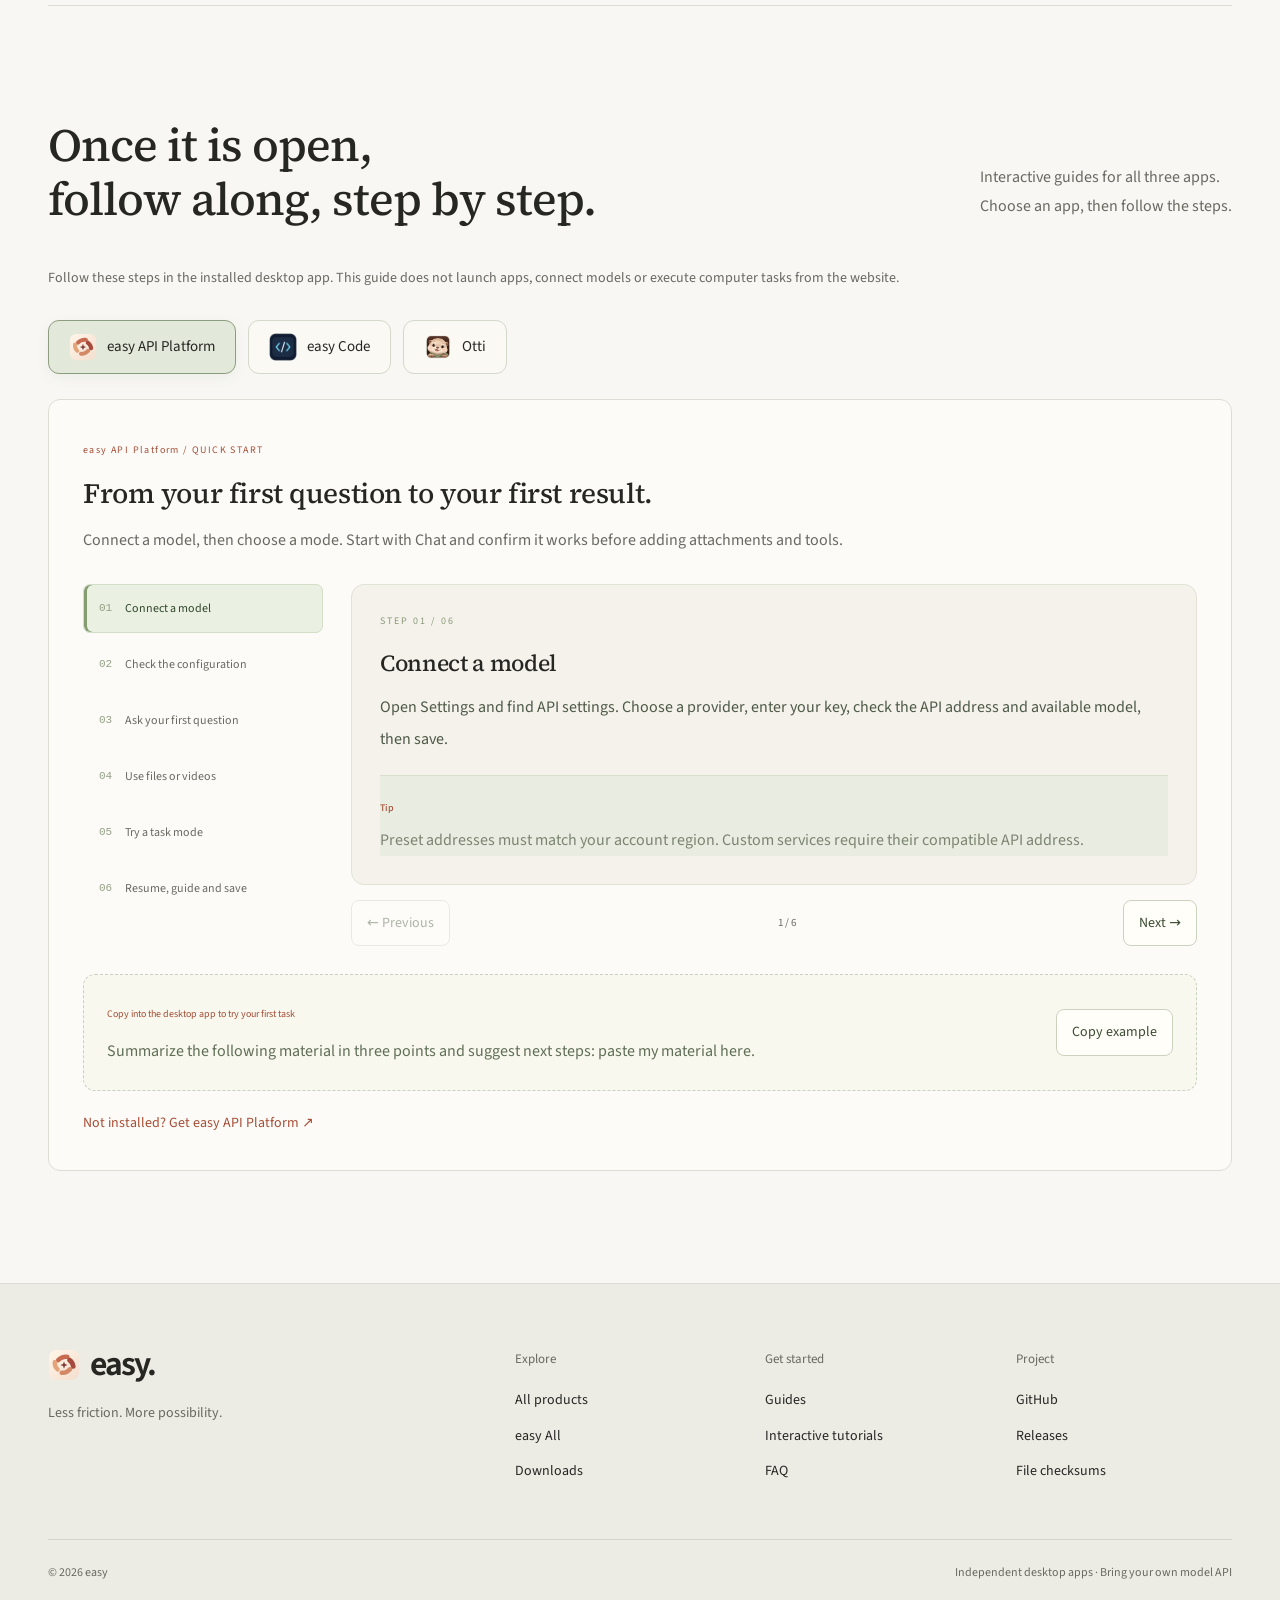
<file: guide.html>
<!doctype html><html lang="zh-CN"><head><meta charset="UTF-8"><meta name="viewport" content="width=device-width,initial-scale=1"><meta name="theme-color" content="#f8f7f4"><meta name="description" content="easy 应用家族：AI 工作台、编码、桌面助理、浏览器、文档与视频工具，还有游戏、宠物与音乐。独立安装，连接自己的 API。"><meta property="og:title" content="easy · 把想法，变成下一步"><meta property="og:description" content="为工作、创作与日常，找到顺手的桌面工具。"><meta property="og:type" content="website"><title>使用指南 · easy</title><link rel="icon" href="assets/easy-api.svg" type="image/svg+xml"><link rel="stylesheet" href="styles.css"><link rel="stylesheet" href="refinements.css"><link rel="stylesheet" href="typography.css"><link rel="stylesheet" href="commercial.css"><script defer src="i18n/data.js"></script><script defer src="i18n/recent.js"></script><script defer src="i18n/dev.js"></script><script defer src="i18n/all.js"></script><script defer src="i18n/nov19.js"></script><script defer src="i18n/commercial.js"></script><script defer src="i18n/ui.js"></script><script defer src="config.js"></script><script defer src="site.js"></script><script defer src="motion.js"></script><script defer src="tutorials.js"></script><script defer src="commercial.js"></script></head><body class="commercial-guide"><header class="header commercial-header"><div class="nav-shell"><a class="brand" href="index.html" aria-label="easy 首页"><img src="assets/easy-api.svg" alt=""><span>easy<span class="brand-dot">.</span></span></a>
<button class="nav-toggle" type="button" aria-expanded="false" aria-controls="site-nav" aria-label="打开导航"><span></span><span></span></button>
<div class="site-nav" id="site-nav"><nav aria-label="主导航"><details class="product-menu"><summary>产品<span class="chevron" aria-hidden="true"></span></summary><div class="mega-menu"><div class="mega-label">找到你的下一件工具</div><div class="mega-grid"><a href="guide.html#modes"><img src="assets/easy-api.svg" alt=""><span>easy API平台<small>多模型 AI 工作台</small></span></a><a href="guide.html#guide-code"><img src="assets/easy-code.png" alt=""><span>easy Code<small>把想法写成代码</small></span></a><a href="guide.html#guide-otti"><img src="assets/otti.png" alt=""><span>Otti<small>你的私人桌面助理</small></span></a><a href="browser.html"><img src="assets/easy-browser.png" alt=""><span>easy Browser<small>为好奇心打开窗口</small></span></a><a href="dev.html"><img src="assets/easy-dev.png" alt=""><span>easy Dev<small>从代码，到积木创作</small></span></a><a href="claw.html"><img src="assets/easy-claw.png" alt=""><span>easy Claw<small>让智能体连接工具</small></span></a><a href="wps.html"><img src="assets/easy-wps.png" alt=""><span>easy WPS<small>轻量处理日常文档</small></span></a><a href="cut.html"><img src="assets/easy-cut.png" alt=""><span>easy Cut<small>让片段，成为作品</small></span></a><a href="games.html"><img src="assets/easy-games.png" alt=""><span>easy Games<small>给日常一点游戏时间</small></span></a><a href="pet.html"><img src="assets/easy-pet.png" alt=""><span>easy Pet<small>多一个桌面小伙伴</small></span></a><a href="music.html"><img src="assets/easy-music.png" alt=""><span>easy Music<small>听见自己的节奏</small></span></a><a href="friend.html"><img src="assets/easy-friend.png" alt=""><span>easy AI friend<small>让对话，有自己的名字</small></span></a></div><a class="mega-all" href="all.html">认识 easy All · 十款应用的统一入口</a></div></details><a href="guide.html">使用指南</a><a href="index.html#approach">我们的方式</a></nav><div class="nav-actions"><select data-easy-language aria-label="语言 / Language"><option value="zh-CN">简体中文</option><option value="en">English</option></select><a class="button small" href="index.html#downloads">下载应用</a></div></div></div></header><main id="main"><section class="wrap guide-page-intro"><p class="eyebrow">THE EASY GUIDE</p><h1>从第一步，到你的工作流。</h1><p class="lead">找到适合的应用，接好模型，再把想法付诸实践。</p><nav class="guide-jumps" aria-label="指南目录"><a href="#start">开始使用</a><a href="#modes">九种模式</a><a href="#super-work">Super AI work</a><a href="#tutorials">交互式教程</a><a href="#choose-app">选择适合的应用</a></nav></section><section id="start" class="wrap section"><div class="section-heading"><div class="eyebrow">GET INTO YOUR FLOW</div><h2>从安装到开始，<br>只需三步。</h2></div><div class="steps"><article><span>01</span><h3>安装你的应用</h3><p>选择独立版或整合版。默认安装到 D 盘，也可以在安装向导里更改位置。</p></article><article><span>02</span><h3>连接你的模型</h3><p>在应用设置中填入自己的 API 地址、模型和密钥。在线模型用量由对应服务商计费。</p></article><article><span>03</span><h3>告诉它，下一步</h3><p>开始聊天或安排任务。涉及电脑操作时，先确认工作目录、网站及批准方式。</p></article></div></section><section id="super-work" class="wrap section"><p class="eyebrow">SUPER AI WORK</p><h2>分工、审查、交付。</h2><p class="section-intro">在 easy API平台 2.2.0 与 easy Code 1.1.1 中配置 3–10 个 API：1 位老板，测试层占总数 25%（向上取整），剩余为工作层。老板拆解目标并最终汇总，工作层产出，测试层审查与反馈。</p><p>各 API 需要有效的地址、模型和密钥。每次模型调用均可能计费；模型审查不能替代实际运行测试，请检查最终文件与测试结果。</p><div class="steps"><article><span>01</span><h3>在新对话中选择</h3><p>点击新建对话，在欢迎卡片内选择普通对话或 Super AI work。功能区不提供这个选择。</p></article><article><span>02</span><h3>配置协作 API</h3><p>启用 Super AI work 后选择 3～10 个 API，第一个选中的 API 担任老板。首条消息发出前可以修改。</p></article><article><span>03</span><h3>发送并固定方式</h3><p>发出第一条消息后，该对话的协作方式固定。切换或重新打开对话仍保持原设置；如需更改，请新建对话。easy Code 支持本地多对话的新建、切换与删除。</p></article></div><a class="text-link" href="index.html#downloads">下载支持协作的版本</a></section><section id="modes" class="mode-section"><div class="wrap section">
      <div class="section-heading"><div class="eyebrow">EASY API PLATFORM / 9 MODES</div><h2>从一句话，<br>走进九种可能。</h2><p>easy API平台的完整模式指南。<br>换一种任务，不必换一个工作空间。</p></div>
      <p class="section-intro">日常聊天、办公写作、代码开发，也可以是音乐、图像或三维模型。选择合适的模式，再连接适合这项任务的模型。下方示例是任务写法，实际结果取决于模型、服务接口与本机环境。</p>
      <div class="mode-grid"><article class="mode-card"><div class="mode-id"><b>Create</b><span>创建</span></div><h3>把需求，变成自己的插件。</h3><p>选择支持工具调用的 API，描述离线 HTML 小工具或提示词插件。AI 会调用创建工具保存，默认关闭。进入设置的自定义插件检查并启用，或打开独立沙箱界面。</p><p>点击上传插件，填写你自己的 GitHub 仓库 owner/repo；使用自己的登录或一次性 Token，经确认后上传 plugin.json、index.html、README.md。密钥不会保存在插件或上传文件中。</p><small>HTML 插件不具备网络、Node 或宿主文件权限，不等于 DSH 插件。</small></article>
        <article class="mode-card"><div class="mode-id"><span>01</span><b>Chat</b><span>聊天</span></div><h3>让每个问题，都有一个起点。</h3><p>适合日常交流、知识问答、语言练习、翻译和文字润色。在连续对话中补充背景，逐步把模糊的想法梳理清楚。</p><div class="mode-example"><small>试着这样说</small>“帮我把这段介绍改得自然一点，保留原来的意思。”</div><div class="mode-tags"><span>日常问答</span><span>翻译润色</span><span>灵感讨论</span></div></article>
        <article class="mode-card"><div class="mode-id"><span>02</span><b>Work</b><span>工作</span></div><h3>从零散信息，到可用的成果。</h3><p>整理计划、分析资料、起草报告，把工作拆成清晰步骤。可调用本机 Microsoft Office 创建 Word、Excel 与 PowerPoint 文件，保存到工作目录。</p><div class="mode-example"><small>试着这样说</small>“根据这些要点制作一份项目周报，再做一个进度表。”</div><div class="mode-tags"><span>报告与计划</span><span>Word / Excel / PPT</span></div><small class="mode-note">生成 Office 文件需要本机安装相应的 Microsoft Office 应用，并完成操作授权。</small></article>
        <article class="mode-card"><div class="mode-id"><span>03</span><b>Codex</b><span>编码</span></div><h3>把问题，拆成下一次修改。</h3><p>解释代码、定位报错、编写脚本与完善项目。允许电脑操作并选好目录后，可申请读取、写入文件或执行命令，让讨论衔接到实际修改。</p><div class="mode-example"><small>试着这样说</small>“先分析这个项目的入口，找出发送按钮无响应的原因，再修复。”</div><div class="mode-tags"><span>理解项目</span><span>排查错误</span><span>文件与命令</span></div></article>
        <article class="mode-card featured-mode"><div class="mode-id"><span>04</span><b>Claw</b><span>龙虾</span></div><h3>不仅讨论，也把事情往前推进。</h3><p>围绕具体目标使用浏览器、处理文件或调用电脑工具。请在任务中写明操作类型与目标，例如打开网页、打开电脑软件或整理文件，并先设置工作目录和批准方式。</p><div class="mode-example"><small>试着这样说</small>“打开这个网页，查找产品规格，把整理结果保存到工作目录。”</div><div class="mode-tags"><span>浏览器任务</span><span>电脑工具</span><span>任务执行</span></div><small class="mode-note">进入模式会有风险提示。权限由实际授权决定；命令可能访问工作目录之外。</small></article>
        <article class="mode-card"><div class="mode-id"><span>05</span><b>Model</b><span>建模</span></div><h3>把脑海里的形状，落到场景中。</h3><p>用文字描述物体、布局、材质和灯光，由 AI 编写 Blender 建模脚本，调用本机 Blender 创建场景并保存建模文件。</p><div class="mode-example"><small>试着这样说</small>“做一个低多边形小屋场景，带木门、窗户和暖色灯光。”</div><div class="mode-tags"><span>Blender</span><span>场景与材质</span><span>本地保存</span></div><small class="mode-note">需要安装 Blender 并选好工作目录。运行脚本前可查看完整内容并确认。</small></article>
        <article class="mode-card"><div class="mode-id"><span>06</span><b>Song</b><span>音乐</span></div><h3>让情绪，有一段自己的旋律。</h3><p>描述风格、节奏、乐器和时长，生成并保存 WAV 纯音乐文件。适合为小项目、演示或创意尝试探索一段配乐。</p><div class="mode-example"><small>试着这样说</small>“生成一段轻快、温暖的短配乐，以钢琴和柔和的鼓点为主。”</div><div class="mode-tags"><span>编曲描述</span><span>WAV 纯音乐</span><span>工作目录</span></div><small class="mode-note">当前是纯音乐，不含演唱人声。保存前需要按应用的授权流程确认。</small></article>
        <article class="mode-card"><div class="mode-id"><span>07</span><b>Picture</b><span>生图 / 视频</span></div><h3>把一段描述，变成视觉方向。</h3><p>通过图片生成接口，把主体、构图、风格和光线描述转换为图片；界面也提供视频生成类型与画幅选择，并支持将生成结果保存到工作目录。</p><div class="mode-example"><small>试着这样说</small>“一座雨后的未来城市，蓝紫色霓虹，电影感的广角构图。”</div><div class="mode-tags"><span>文字生图</span><span>视频入口</span><span>横屏 / 竖屏</span></div><small class="mode-note">需要匹配的生成服务及额度。视频接口兼容性需单独验证，不能将普通聊天 API 当作通用生图或视频服务。</small></article>
        <article class="mode-card"><div class="mode-id"><span>08</span><b>Training</b><span>训练</span></div><h3>在对话中，形成自己的协作方式。</h3><p>首次发送不附加预设系统提示词。随后可让 AI 为当前对话编写和调整提示词，查看或清空已生成的内容，并按授权使用相关任务工具。</p><div class="mode-example"><small>试着这样说</small>“为这次对话制定一套审稿规则，先检查逻辑，再检查表达。”</div><div class="mode-tags"><span>对话提示词</span><span>规则迭代</span><span>可查看与清空</span></div><small class="mode-note">这里的“训练”是对话提示词管理，不是训练模型权重，也不等于模型微调。</small></article>
      </div>
      <div class="mode-footer"><span>一个小建议</span><p>先在 Chat 或 Work 中明确目标，再进入合适的执行模式。不是每个模型都支持视觉、工具调用或媒体生成；请选择具备对应能力的服务。</p><a href="index.html#download-api">获取 easy API平台 ↗</a></div>
    </div></section><section id="video-reading" class="video-reading"><div class="wrap section"><div class="section-heading"><div class="eyebrow">NEW / VIDEO UNDERSTANDING</div><h2>把视频里的画面，<br>带进你的问题。</h2><p>本地抽帧 · 时间戳 · 字幕附件<br>easy API平台视频读取更新</p></div><p class="section-intro">上传一个本地视频，先预览，再提问。适合概括画面、分析教程步骤或查找屏幕上出现的信息。视频分析使用现有视觉模型接口，无需把原视频整段传到服务器。</p><div class="steps"><article><span>01</span><h3>在本机读取视频</h3><p>通过附件按钮选择视频，单个文件最多 200 MB。按时长均匀抽取最多 12 张画面，并在本机压缩。常见 MP4 / WebM 可用；MOV / M4V / MKV 是否可读取决于具体编码。</p></article><article><span>02</span><h3>预览画面，附上字幕</h3><p>点击附件缩略图可播放本地视频、查看抽样画面与时间戳。可另附 SRT / VTT 字幕，帮助模型理解对白。每条消息最多一个视频、共三个附件。</p></article><article><span>03</span><h3>选择视觉模型，发送问题</h3><p>点击发送后，只上传抽帧画面和你附带的字幕文本；不上传原视频或音轨。不支持视觉输入的服务无法分析画面，仍可单独分析字幕。</p></article></div><div class="mode-footer"><span>能力边界</span><p>抽样可能遗漏短暂事件，并非逐帧观看；当前不自动识别音轨、不转写语音。长视频建议先裁剪目标片段。画面作为图片输入，会计入模型服务的用量。</p><a href="index.html#download-api">下载视频更新版 ↗</a></div></div></section><section id="workflow" class="wrap section"><div class="section-heading"><div class="eyebrow">MORE THAN A CHAT BOX</div><h2>让上下文、工具和成果，<br>留在同一条工作线上。</h2><p>从输入的第一句话，<br>到保存在电脑上的文件。</p></div>
      <div class="feature-grid"><article><span>↗</span><h3>模型与服务，按任务选择</h3><p>管理多个 API 配置，在输入栏切换服务、当前模型和思考强度。兼容性取决于服务商实际提供的接口；接入入口不代表每种模型都有全部工具能力。</p></article><article><span>＋</span><h3>把资料，一起带进来</h3><p>上传 PDF、文本、代码、图片和视频，也可粘贴刚截取的图片。新增本地视频抽帧及 SRT/VTT 字幕附件；PDF 在本机提取文字，扫描件不支持文字提取。图片和视频画面分析需要视觉模型。</p></article><article><span>◎</span><h3>联网时，多一点依据</h3><p>可启用联网搜索，读取公开网页来补充当前问题。模型服务和搜索服务都需要可用网络；网页中的内容作为参考，不能替代用户授予的电脑权限。</p></article><article><span>⌘</span><h3>让结果成为本地文件</h3><p>把回复保存为文件，在指定目录开展文件工作流；办公、建模与音乐模式可调用对应工具生成文件。输出不必只停留在聊天气泡中。</p></article><article><span>◷</span><h3>知道任务进行到哪里</h3><p>查看进行中的任务用时、完成后的耗时和可折叠 Token 用量。可暂停、继续，也可在工作时补充引导。供应商未返回用量时，显示值可能是估算。</p></article><article><span>✳</span><h3>把工作台调成你的样子</h3><p>调整主题色、副色、界面大小、思考动画与音效，选择适合自己的视觉风格。收起侧边栏和功能区，让注意力回到当前任务。</p></article></div>
    </section><section id="choose-app" class="audience-section"><div class="wrap section"><div class="section-heading"><div class="eyebrow">FIND YOUR FIT</div><h2>你是哪一类使用者？<br>从适合自己的那款开始。</h2><p>不必一次装全。<br>先按眼前最常做的事来选。</p></div><div class="audience-grid">
<article><span class="audience-label">01 / 刚开始接触 AI 的用户</span><h3>先把聊天用顺手。</h3><div class="audience-pick">首选 <a href="index.html#download-api">easy API平台 ↗</a></div><p>适合日常问答、翻译、文字润色和学习讨论。先用 Chat，熟悉后再尝试 Work、附件和其他模式。</p><dl><dt>为什么这样选</dt><dd>一个界面管理模型、聊天和创作入口，不需要一开始就配置电脑自动操作。</dd><dt>以后可以搭配</dt><dd>有明确的浏览器或桌面待办后，再加入 Otti。</dd></dl></article>
<article><span class="audience-label">02 / 办公、学习与资料整理用户</span><h3>把资料，变成可用的文件。</h3><div class="audience-pick">首选 <a href="index.html#download-api">easy API平台 ↗</a></div><p>适合总结 PDF、整理笔记、起草报告和制定计划。Work 可用于组织 Word、Excel、PPT 内容并调用本机 Office 创建文件。</p><dl><dt>推荐搭配</dt><dd>easy API平台 + Otti：前者整理与写作，后者在授权范围内浏览网页、处理本地文件。</dd><dt>开始前准备</dt><dd>生成 Office 文件需要安装相应 Microsoft Office 应用，并设置工作目录。</dd></dl></article>
<article><span class="audience-label">03 / 程序员与项目开发者</span><h3>围绕代码，持续推进一个项目。</h3><div class="audience-pick">首选 <a href="index.html#download-code">easy Code ↗</a></div><p>适合读项目、分析报错、改文件、写脚本和运行验证命令。围绕一个聊天连续工作，减少多余的模式切换。</p><dl><dt>推荐搭配</dt><dd>easy Code + easy API平台：用 Code 推进项目，用 API平台比较模型、讨论方案或查看图片与视频资料。</dd><dt>需要知道</dt><dd>Code 1.1.0 支持本地对话记录，可新建、切换和删除。执行工具前请检查权限设置。</dd></dl></article>
<article><span class="audience-label">04 / 设计、视频与内容创作用户</span><h3>让灵感，有更多表达方式。</h3><div class="audience-pick">首选 <a href="index.html#download-api">easy API平台 ↗</a></div><p>适合写文案、分析参考视频、探索图片、纯音乐或三维场景。Chat / Work 组织思路，Picture、Song、Model 处理不同创作方向。</p><dl><dt>可选搭配</dt><dd>需要整理大量素材和文件时，可加入 Otti；日常创作不必安装 easy Code。</dd><dt>开始前准备</dt><dd>视频画面分析需要视觉模型；生图与视频生成需要匹配服务；Model 需要 Blender，Song 当前不生成人声。</dd></dl></article>
<article><span class="audience-label">05 / 想让 AI 帮忙操作电脑的用户</span><h3>用任务，组织日常琐事。</h3><div class="audience-pick">首选 <a href="index.html#download-otti">Otti ↗</a></div><p>适合在允许的网站中浏览信息、在指定目录中整理或创建文件，以及使用已授权的本地应用完成任务。</p><dl><dt>推荐搭配</dt><dd>Otti + easy API平台：前者推进桌面任务，后者进行多模型讨论、资料分析和内容创作。</dd><dt>需要知道</dt><dd>需要设置网站、目录和应用范围。共享桌面受焦点与输入检测限制；用户接管后暂停，空闲约 4 秒可恢复。</dd></dl></article>
<article><span class="audience-label">06 / 想先尝试本地轻量聊天的用户</span><h3>从一个小模型，了解 AI。</h3><div class="audience-pick">首选 <a href="index.html#download-api">easy API平台的 easyAI ↗</a></div><p>适合简单文本交流，或先体验内置 Qwen 0.6B、Gemma 270M 本地模型。离线使用仍需要模型文件及本地运行组件完整。</p><dl><dt>为什么这样选</dt><dd>不必为了基础本地文本对话配置在线模型；回答能力和运行速度受模型与电脑配置影响。</dd><dt>不适合的期望</dt><dd>小型本地模型不能替代强在线模型处理复杂编码、视觉理解和完整电脑任务；easy Code 与 Otti 的主要任务能力需要配置 API。</dd></dl></article>
</div><div class="choose-summary"><strong>只装一款，怎么选？</strong><p>日常聊天与多种创作选 <a href="index.html#download-api">easy API平台</a>；专注项目编码选 <a href="index.html#download-code">easy Code</a>；希望安排电脑任务选 <a href="index.html#download-otti">Otti</a>。想同时使用全部十款软件，选择 easy All 统一应用。</p><a class="text-link" href="#tutorials">选好了？跟着入门教程开始 ↓</a></div></div></section><section id="compare" class="wrap section"><div class="section-heading"><div class="eyebrow">PICK YOUR COMPANION</div><h2>你想怎样和 AI 一起工作？</h2></div><div class="comparison-scroll" tabindex="0" role="region" aria-label="三个应用的功能对比，可横向滚动"><table><thead><tr><th scope="col">你关心的事</th><th scope="col">easy API平台</th><th scope="col">easy Code</th><th scope="col">Otti</th></tr></thead><tbody><tr><th scope="row">更适合</th><td>多模型聊天与多种创作任务</td><td>围绕项目的持续编码</td><td>自然语言安排桌面任务</td></tr><tr><th scope="row">任务组织方式</th><td>多对话、工作区、九种模式</td><td>单个持续聊天</td><td>任务状态、步骤与结果</td></tr><tr><th scope="row">文件与电脑工具</th><td>按模式、工具及批准设置使用</td><td>项目文件与终端命令</td><td>授权目录、网站与应用</td></tr><tr><th scope="row">聊天与任务记录</th><td>本地聊天记录</td><td>本地对话记录，可切换与删除</td><td>本地 SQLite 任务与对话记录</td></tr><tr><th scope="row">模型来源</th><td>模型 API + 内置本地 easyAI</td><td>配置的模型 API</td><td>配置的兼容模型 API</td></tr><tr><th scope="row">从哪里开始</th><td><a href="index.html#download-api">下载工作台 ↗</a></td><td><a href="index.html#download-code">下载编码搭档 ↗</a></td><td><a href="index.html#download-otti">认识 Otti ↗</a></td></tr></tbody></table></div></section><section id="tutorials" class="wrap section tutorials"><div class="section-heading"><div class="eyebrow">YOUR FIRST FIVE MINUTES</div><h2>打开之后，<br>跟着步骤做就好。</h2><p>三个应用的交互式入门指南。<br>选择应用，再逐步查看操作。</p></div><p class="tutorial-notice">请在已安装的桌面应用中完成操作。这里是使用教程，不会从网页启动应用、连接模型或执行电脑任务。</p><div class="guide-tabs" aria-label="选择应用教程"><button type="button" class="guide-tab" data-guide="api" aria-controls="guide-api"><img src="assets/easy-api.svg" alt="">easy API平台</button><button type="button" class="guide-tab" data-guide="code" aria-controls="guide-code"><img src="assets/easy-code.png" alt="">easy Code</button><button type="button" class="guide-tab" data-guide="otti" aria-controls="guide-otti"><img src="assets/otti.png" alt="">Otti</button></div><article class="guide" id="guide-api"><div class="guide-heading"><span>easy API平台 / QUICK START</span><h3>从第一个问题，到第一个成果。</h3><p>先连接模型，再选择模式。第一次使用建议从 Chat 开始，确认能正常回复后再尝试附件与工具。</p></div><div class="guide-layout"><div class="guide-step-nav" aria-label="easy API平台操作步骤"><button type="button" data-step="0" aria-controls="api-step-0"><span>01</span>连接模型</button><button type="button" data-step="1" aria-controls="api-step-1"><span>02</span>验证配置</button><button type="button" data-step="2" aria-controls="api-step-2"><span>03</span>发送第一个问题</button><button type="button" data-step="3" aria-controls="api-step-3"><span>04</span>使用文件或视频</button><button type="button" data-step="4" aria-controls="api-step-4"><span>05</span>尝试工作模式</button><button type="button" data-step="5" aria-controls="api-step-5"><span>06</span>继续、引导与保存</button></div><div class="guide-panels"><section class="guide-step" id="api-step-0"><div class="guide-progress">STEP 01 / 06</div><h4>连接模型</h4><p>打开「设置」，找到 API 设置。选择服务商，填入自己的 API Key，检查 API 地址与可用模型，然后保存设置。</p><div class="guide-tip"><strong>操作提示</strong><p>服务商自动填入的地址仍需与你的账号区域匹配。自定义服务需要填写对应的兼容 API 地址。</p></div></section><section class="guide-step" id="api-step-1"><div class="guide-progress">STEP 02 / 06</div><h4>验证配置</h4><p>点击「测试连接」。成功后回到「聊天」，在输入栏选择已配置的服务和模型。</p><div class="guide-tip"><strong>操作提示</strong><p>测试可能产生少量服务商用量。遇到错误时先检查密钥、模型权限、API 地址、网络和账户额度。</p></div></section><section class="guide-step" id="api-step-2"><div class="guide-progress">STEP 03 / 06</div><h4>发送第一个问题</h4><p>选择 Chat 模式，输入一个简短问题，点击发送。Enter 发送，Shift+Enter 换行。需要时可在输入栏调整思考强度。</p><div class="guide-tip"><strong>操作提示</strong><p>先确认普通聊天正常，再增加复杂工具任务。不同模型支持的思考参数可能不同。</p></div></section><section class="guide-step" id="api-step-3"><div class="guide-progress">STEP 04 / 06</div><h4>使用文件或视频</h4><p>点击输入栏「＋」选择文件，或直接粘贴截图。视频添加后，点击缩略图检查播放和带时间戳的抽帧；可同时附上 SRT/VTT 字幕，再输入问题发送。</p><div class="guide-tip"><strong>操作提示</strong><p>视频最多 200 MB，每条最多一个，抽样最多 12 帧。视频画面和图片需要视觉模型；不会自动识别音轨。</p></div></section><section class="guide-step" id="api-step-4"><div class="guide-progress">STEP 05 / 06</div><h4>尝试工作模式</h4><p>展开功能区，切换 Work、Codex 或其他模式。涉及本地文件时，先选择工作目录，再明确要创建、修改或整理的内容。按你的批准设置确认工具操作。</p><div class="guide-tip"><strong>操作提示</strong><p>Work 的 Office 文件生成需要 Microsoft Office；Model 需要 Blender。Song 生成 WAV 纯音乐，Picture 需要匹配的媒体接口。</p></div></section><section class="guide-step" id="api-step-5"><div class="guide-progress">STEP 06 / 06</div><h4>继续、引导与保存</h4><p>任务进行中可补充引导；需要暂停时使用暂停，再按界面入口继续。完成后可将回复保存为文件，并查看下方 Token 用量和任务用时。</p><div class="guide-tip"><strong>操作提示</strong><p>引导用于补充当前目标，不等于撤销已经执行的操作。请检查生成文件后再使用。</p></div></section><div class="guide-controls" hidden><button type="button" data-previous>← 上一步</button><span aria-live="polite"></span><button type="button" data-next>下一步 →</button></div></div></div><div class="guide-example"><div><span>复制到桌面应用，试试第一个任务</span><p>请把这段内容整理成三个要点，并说明接下来可以做什么：这里粘贴我的资料。</p></div><button type="button" data-copy-example>复制示例</button><span class="copy-result" role="status"></span></div><a class="guide-download" href="index.html#download-api">还没安装？下载 easy API平台 ↗</a></article><article class="guide" id="guide-code"><div class="guide-heading"><span>easy Code / QUICK START</span><h3>选好项目，把修改做得更具体。</h3><p>easy Code 围绕一个持续聊天工作。建议先用只读计划了解项目，再允许实际编辑。</p></div><div class="guide-layout"><div class="guide-step-nav" aria-label="easy Code操作步骤"><button type="button" data-step="0" aria-controls="code-step-0"><span>01</span>配置 API</button><button type="button" data-step="1" aria-controls="code-step-1"><span>02</span>选择项目目录</button><button type="button" data-step="2" aria-controls="code-step-2"><span>03</span>选择权限模式</button><button type="button" data-step="3" aria-controls="code-step-3"><span>04</span>先让 AI 看明白</button><button type="button" data-step="4" aria-controls="code-step-4"><span>05</span>执行并检查</button><button type="button" data-step="5" aria-controls="code-step-5"><span>06</span>停止与收尾</button></div><div class="guide-panels"><section class="guide-step" id="code-step-0"><div class="guide-progress">STEP 01 / 06</div><h4>配置 API</h4><p>打开 easy Code，点击左侧「API 设置」。选择服务商，检查 API Base URL、模型 ID，填入自己的 API Key，然后点击保存。</p><div class="guide-tip"><strong>操作提示</strong><p>请选择支持工具调用的模型。部分服务商没有预填模型，需要使用你账号实际可用的模型 ID。</p></div></section><section class="guide-step" id="code-step-1"><div class="guide-progress">STEP 02 / 06</div><h4>选择项目目录</h4><p>点击「选择工作目录」，选中要处理的项目文件夹，确认顶部显示的是目标项目。</p><div class="guide-tip"><strong>操作提示</strong><p>第一次建议使用副本或已经提交到版本控制的项目，避免把不相关的个人目录当成工作目录。</p></div></section><section class="guide-step" id="code-step-2"><div class="guide-progress">STEP 03 / 06</div><h4>选择权限模式</h4><p>在左侧「权限模式」中选择「计划模式（只读）」进行了解，或选择「手动批准」处理需要修改的任务。</p><div class="guide-tip"><strong>操作提示</strong><p>当前版本可能默认选择「跳过批准」，开始前请检查。跳过批准会直接执行命令，可能访问工作目录以外，不是 Windows 管理员提权。</p></div></section><section class="guide-step" id="code-step-3"><div class="guide-progress">STEP 04 / 06</div><h4>先让 AI 看明白</h4><p>描述目标、错误现象、复现方式和预期结果。点击发送，让它先解释项目或提出修改步骤，再决定是否继续编辑。</p><div class="guide-tip"><strong>操作提示</strong><p>可以复制下方只读示例开始；网页只复制文字，不会替你连接 API 或执行命令。</p></div></section><section class="guide-step" id="code-step-4"><div class="guide-progress">STEP 05 / 06</div><h4>执行并检查</h4><p>需要编辑时切换合适的权限模式，再明确要求修改。查看界面中的命令与执行结果，按所选批准方式确认。结束后检查文件差异并运行项目自己的验证。</p><div class="guide-tip"><strong>操作提示</strong><p>自动审批是规则检查，不是完整命令沙箱。测试和安装依赖也会在你的电脑上实际执行。</p></div></section><section class="guide-step" id="code-step-5"><div class="guide-progress">STEP 06 / 06</div><h4>停止与收尾</h4><p>需要中止时点击顶部「停止」。结束前将重要结论保存到自己的文档或项目中，再关闭应用。</p><div class="guide-tip"><strong>操作提示</strong><p>easy Code 1.1.1 支持本地保存、切换和删除对话。停止无法撤销已经写入的文件或已发生的外部操作。</p></div></section><div class="guide-controls" hidden><button type="button" data-previous>← 上一步</button><span aria-live="polite"></span><button type="button" data-next>下一步 →</button></div></div></div><div class="guide-example"><div><span>复制到桌面应用，试试第一个任务</span><p>先只读检查当前工作目录：列出项目结构，说明入口文件和启动方法。先不要修改文件，也不要安装依赖。</p></div><button type="button" data-copy-example>复制示例</button><span class="copy-result" role="status"></span></div><a class="guide-download" href="index.html#download-code">还没安装？下载 easy Code ↗</a></article><article class="guide" id="guide-otti"><div class="guide-heading"><span>Otti / QUICK START</span><h3>把目标讲清楚，把控制权留给自己。</h3><p>先设定模型与允许操作的范围。浏览器任务可以先行，截图与鼠标键盘控制需要额外配置。</p></div><div class="guide-layout"><div class="guide-step-nav" aria-label="Otti操作步骤"><button type="button" data-step="0" aria-controls="otti-step-0"><span>01</span>配置或导入模型</button><button type="button" data-step="1" aria-controls="otti-step-1"><span>02</span>保存并测试</button><button type="button" data-step="2" aria-controls="otti-step-2"><span>03</span>设定范围与批准</button><button type="button" data-step="3" aria-controls="otti-step-3"><span>04</span>按需启用电脑控制</button><button type="button" data-step="4" aria-controls="otti-step-4"><span>05</span>安排一个小任务</button><button type="button" data-step="5" aria-controls="otti-step-5"><span>06</span>接管、暂停与查看结果</button></div><div class="guide-panels"><section class="guide-step" id="otti-step-0"><div class="guide-progress">STEP 01 / 06</div><h4>配置或导入模型</h4><p>进入「模型与权限」。可以点击「读取 easyAPI平台 API 设置」并选择一个配置，也可以手动填写 API Base URL、模型名称和 API Key。</p><div class="guide-tip"><strong>操作提示</strong><p>用于桌面画面理解时需要视觉模型；用于任务工具时需要支持工具调用的兼容模型。</p></div></section><section class="guide-step" id="otti-step-1"><div class="guide-progress">STEP 02 / 06</div><h4>保存并测试</h4><p>先点击「保存设置」，再点击「测试已保存配置和工具调用」。如果要使用截图，再测试图片接口。</p><div class="guide-tip"><strong>操作提示</strong><p>测试按钮使用已保存配置，修改输入框后应先保存。不要把 API Key 发到网页或公开仓库里。</p></div></section><section class="guide-step" id="otti-step-2"><div class="guide-progress">STEP 03 / 06</div><h4>设定范围与批准</h4><p>选择工作目录；在允许的网站中填写精确域名，例如 example.com，不要带 https:// 或路径。任务浏览器可选内置浏览器、Edge 或 Chrome，并选择批准方式后保存。</p><div class="guide-tip"><strong>操作提示</strong><p>Edge / Chrome 会打开正常桌面浏览器；后续画面理解与点击依赖视觉模型及桌面控制授权。跳过批准不会扩大网站、目录或应用范围。</p></div></section><section class="guide-step" id="otti-step-3"><div class="guide-progress">STEP 04 / 06</div><h4>按需启用电脑控制</h4><p>普通网页任务可先使用浏览器工具。需要操作本地应用时，再添加允许的应用 EXE，并按需启用桌面截图、输入控制及视觉截图许可。</p><div class="guide-tip"><strong>操作提示</strong><p>浏览器在「任务浏览器」里选择，不要重复添加浏览器 EXE。输入密码、验证码或付款信息前，请手动点击「暂停 / 隐私输入」。</p></div></section><section class="guide-step" id="otti-step-4"><div class="guide-progress">STEP 05 / 06</div><h4>安排一个小任务</h4><p>进入「当前任务」，输入目标、网址、输出位置和限制，点击「安排任务」。先从读取一个已授权网页并保存摘要开始，观察进度和结果。</p><div class="guide-tip"><strong>操作提示</strong><p>下方例子使用 example.com；先授权该域名并选择工作目录。界面示例不是已经执行的任务。</p></div></section><section class="guide-step" id="otti-step-5"><div class="guide-progress">STEP 06 / 06</div><h4>接管、暂停与查看结果</h4><p>你操作鼠标或键盘时，任务会暂停；停止操作约 4 秒后可自动重新观察并继续。手动暂停或隐私暂停需要手动继续。紧急情况下使用「紧急停止」。</p><div class="guide-tip"><strong>操作提示</strong><p>可在「任务记录」「生成文件」中查看结果；明确保存的偏好可单独管理。紧急停止后不会撤销已发生的操作。</p></div></section><div class="guide-controls" hidden><button type="button" data-previous>← 上一步</button><span aria-live="polite"></span><button type="button" data-next>下一步 →</button></div></div></div><div class="guide-example"><div><span>复制到桌面应用，试试第一个任务</span><p>打开已授权的 example.com，概括首页显示的内容，并将摘要保存为工作目录中的 webpage-summary.txt。不要提交表单或上传文件。</p></div><button type="button" data-copy-example>复制示例</button><span class="copy-result" role="status"></span></div><a class="guide-download" href="index.html#download-otti">还没安装？下载 Otti ↗</a></article><noscript><p class="tutorial-notice">JavaScript 未启用，以下教程将按顺序完整显示，仍可直接阅读全部步骤。</p></noscript></section></main><footer class="commercial-footer"><div class="wrap footer-top"><div><a class="brand" href="index.html"><img src="assets/easy-api.svg" alt=""><span>easy.</span></a><p>让工具简单，让想法向前。</p></div><div><strong>探索</strong><a href="index.html#products">全部产品</a><a href="all.html">easy All</a><a href="index.html#downloads">下载中心</a></div><div><strong>开始使用</strong><a href="guide.html">使用指南</a><a href="guide.html#tutorials">交互式教程</a><a href="index.html#faq">常见问题</a></div><div><strong>项目</strong><a href="https://github.com/LanDeQi-d/easyAPI" target="_blank" rel="noopener noreferrer">GitHub</a><a href="https://github.com/LanDeQi-d/easyAPI/releases" target="_blank" rel="noopener noreferrer">版本记录</a><a href="SHA256SUMS.txt">文件校验</a></div></div><div class="wrap footer-bottom"><span>© 2026 easy</span><span>独立桌面应用 · 使用自己的模型 API</span></div></footer></body></html>
</file>
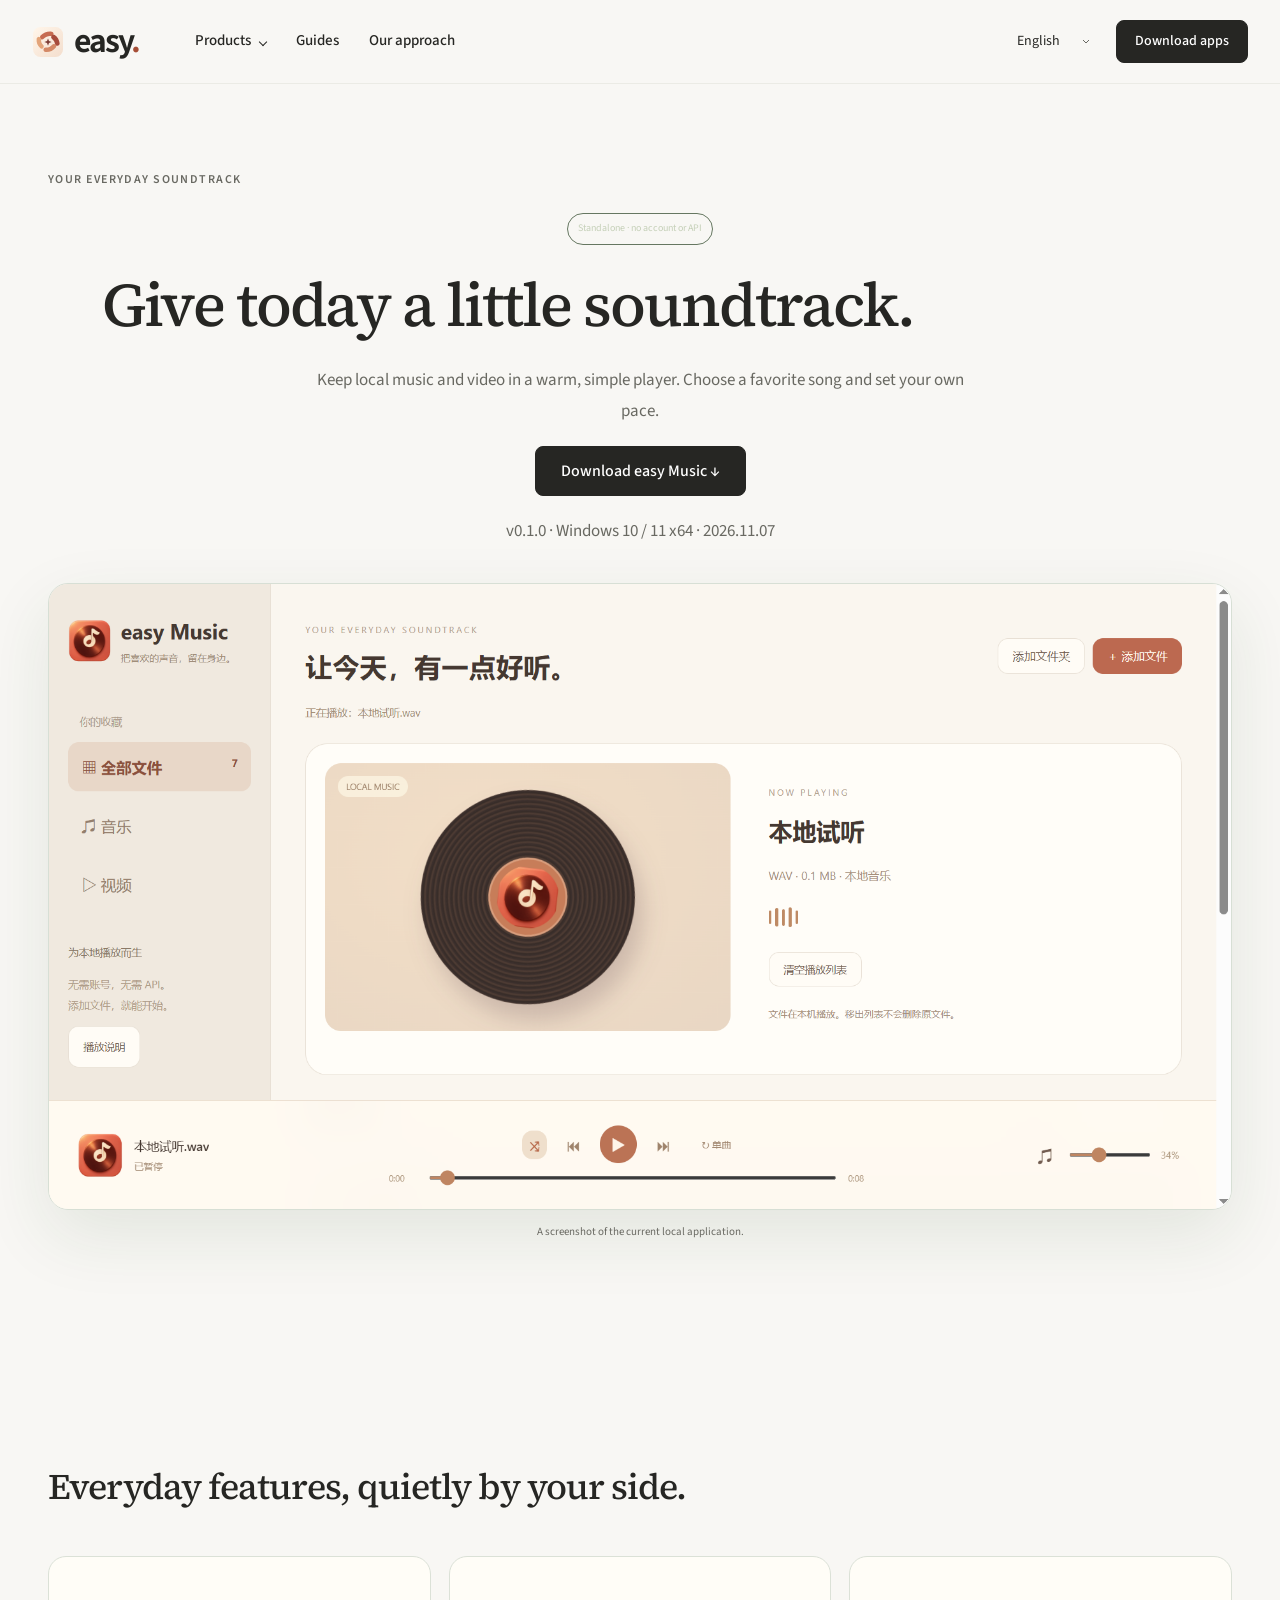
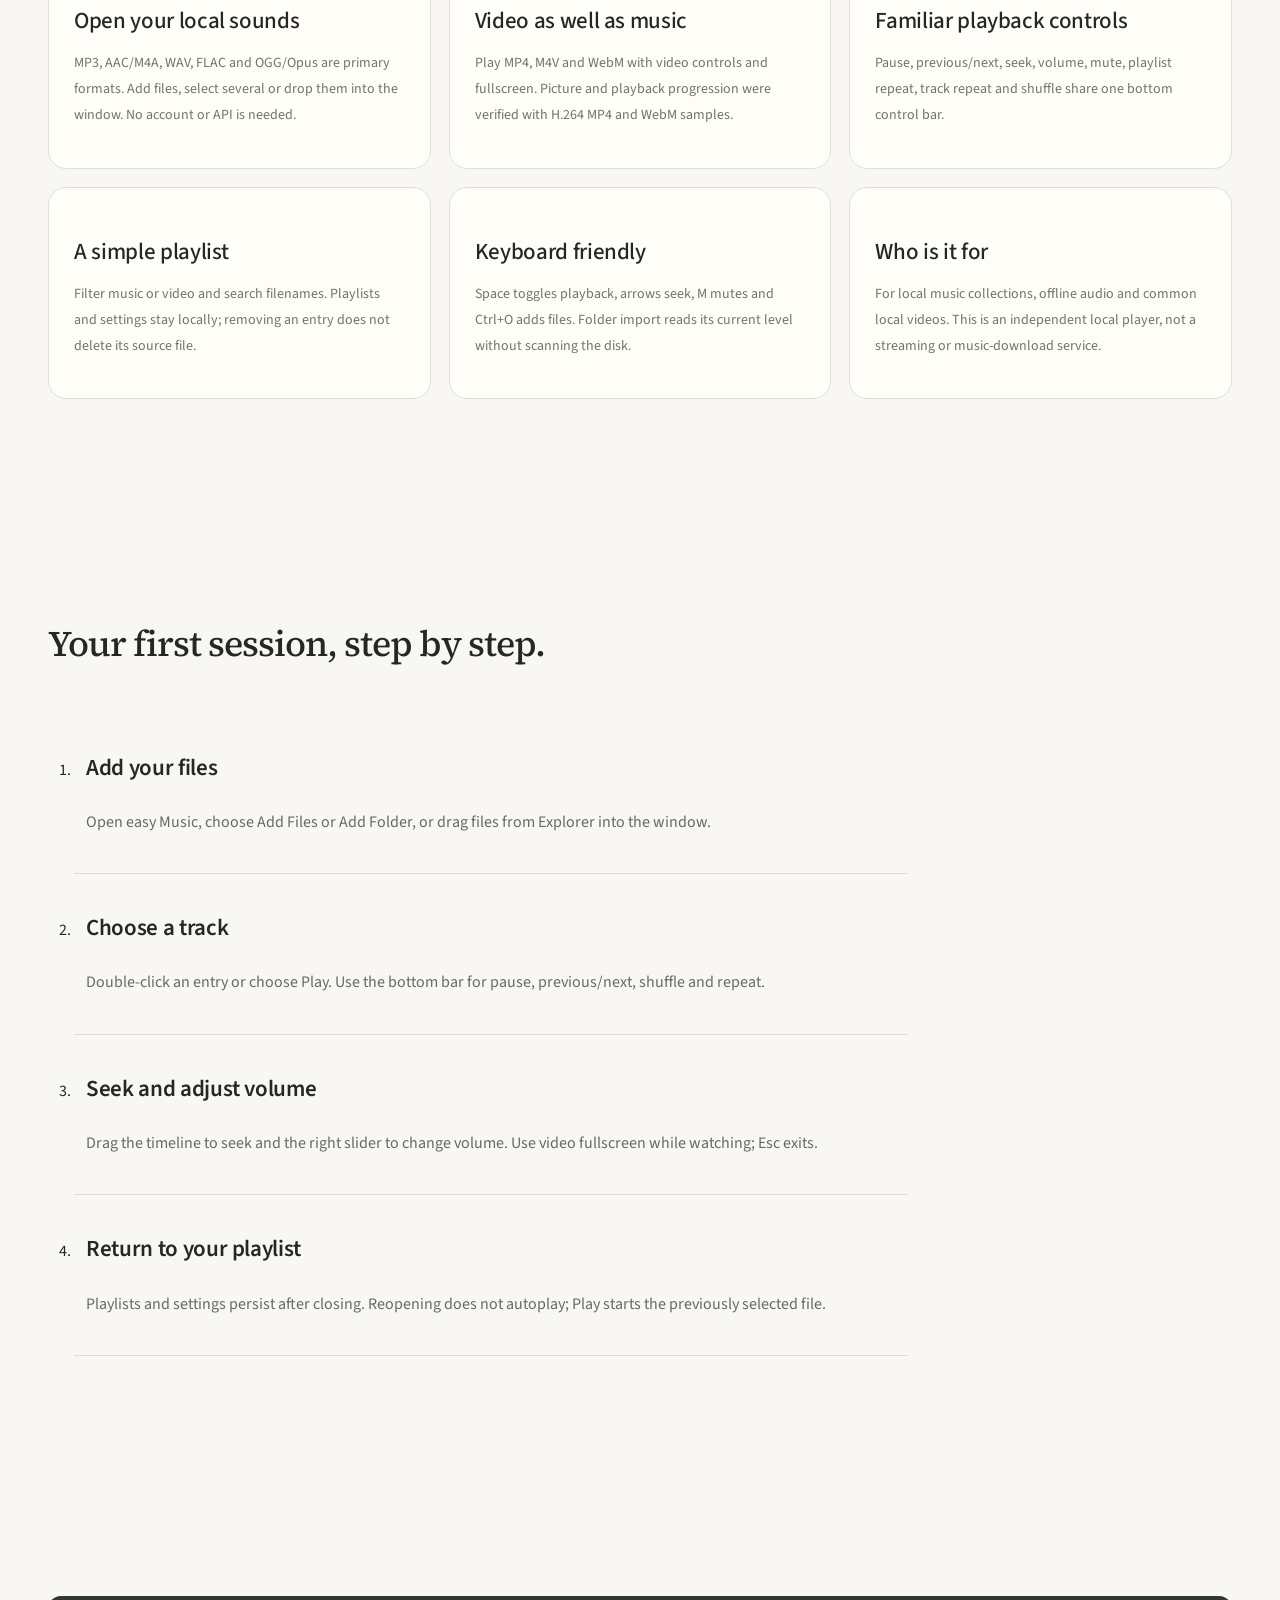
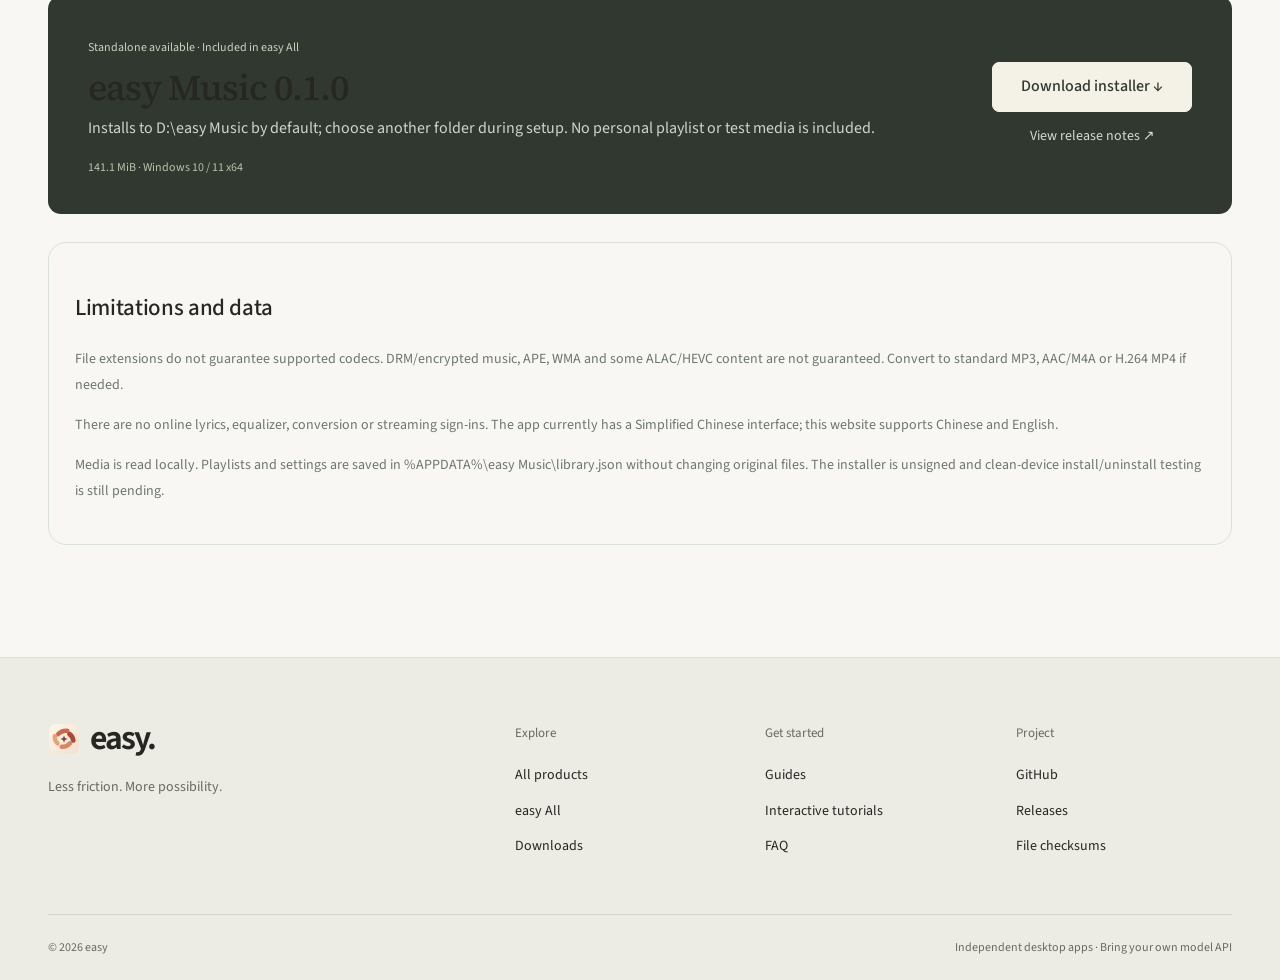
<file: music.html>
<!doctype html><html lang="zh-CN"><head><meta charset="utf-8"><meta name="viewport" content="width=device-width,initial-scale=1"><title>easy Music · easy</title><meta name="description" content="easy Music 本地音乐与视频播放器，支持 MP3、M4A、MP4，独立 Windows 安装包。"><link rel="icon" href="assets/easy-music.png"><link rel="stylesheet" href="styles.css"><link rel="stylesheet" href="refinements.css"><link rel="stylesheet" href="typography.css"><link rel="stylesheet" href="commercial.css"><script defer src="i18n/data.js"></script><script defer src="i18n/recent.js"></script><script defer src="i18n/dev.js"></script><script defer src="i18n/all.js"></script><script defer src="i18n/commercial.js"></script><script defer src="commercial.js"></script><script defer src="i18n/ui.js"></script><script defer src="config.js"></script><script defer src="site.js"></script><script defer src="motion.js"></script></head><body><header class="header commercial-header"><div class="nav-shell"><a class="brand" href="index.html" aria-label="easy 首页"><img src="assets/easy-api.svg" alt=""><span>easy<span class="brand-dot">.</span></span></a>
<button class="nav-toggle" type="button" aria-expanded="false" aria-controls="site-nav" aria-label="打开导航"><span></span><span></span></button>
<div class="site-nav" id="site-nav"><nav aria-label="主导航"><details class="product-menu"><summary>产品<span class="chevron" aria-hidden="true"></span></summary><div class="mega-menu"><div class="mega-label">找到你的下一件工具</div><div class="mega-grid"><a href="guide.html#modes"><img src="assets/easy-api.svg" alt=""><span>easy API平台<small>多模型 AI 工作台</small></span></a><a href="guide.html#guide-code"><img src="assets/easy-code.png" alt=""><span>easy Code<small>把想法写成代码</small></span></a><a href="guide.html#guide-otti"><img src="assets/otti.png" alt=""><span>Otti<small>你的私人桌面助理</small></span></a><a href="browser.html"><img src="assets/easy-browser.png" alt=""><span>easy Browser<small>为好奇心打开窗口</small></span></a><a href="dev.html"><img src="assets/easy-dev.png" alt=""><span>easy Dev<small>从代码，到积木创作</small></span></a><a href="claw.html"><img src="assets/easy-claw.png" alt=""><span>easy Claw<small>让智能体连接工具</small></span></a><a href="wps.html"><img src="assets/easy-wps.png" alt=""><span>easy WPS<small>轻量处理日常文档</small></span></a><a href="cut.html"><img src="assets/easy-cut.png" alt=""><span>easy Cut<small>让片段，成为作品</small></span></a><a href="games.html"><img src="assets/easy-games.png" alt=""><span>easy Games<small>给日常一点游戏时间</small></span></a><a href="pet.html"><img src="assets/easy-pet.png" alt=""><span>easy Pet<small>多一个桌面小伙伴</small></span></a><a href="music.html"><img src="assets/easy-music.png" alt=""><span>easy Music<small>听见自己的节奏</small></span></a><a href="friend.html"><img src="assets/easy-friend.png" alt=""><span>easy AI friend<small>让对话，有自己的名字</small></span></a></div><a class="mega-all" href="all.html">认识 easy All · 十款应用的统一入口</a></div></details><a href="guide.html">使用指南</a><a href="index.html#approach">我们的方式</a></nav><div class="nav-actions"><select data-easy-language aria-label="语言 / Language"><option value="zh-CN">简体中文</option><option value="en">English</option></select><a class="button small" href="index.html#downloads">下载应用</a></div></div></div></header><main id="main"><section class="browser-page-hero wrap section"><div class="eyebrow">YOUR EVERYDAY SOUNDTRACK</div><span class="pill">独立安装 · 无需账号或 API</span><h1>让今天，有一点好听。</h1><p>把本地音乐和视频，放进一个温暖、简单的播放器。选一首喜欢的歌，也选一种自己的节奏。</p><a class="button" data-asset="easy-Music-0.1.0-Setup.exe" href="#download-help">下载 easy Music ↓</a><p class="browser-meta">v0.1.0 · Windows 10 / 11 x64 · 2026.11.07</p><figure><img class="browser-screenshot" src="assets/easy-music-preview.png" alt="easy Music"><figcaption>当前版本的本机界面截图。</figcaption></figure></section><section class="wrap section"><div class="section-heading"><h2>常用的功能，安静地陪你。</h2></div><div class="browser-feature-grid"><article><h3>把本地声音打开</h3><p>MP3、AAC/M4A、WAV、FLAC、OGG/Opus 是主要目标格式。添加文件、多选文件或拖入窗口，无需账号或 API。</p></article><article><h3>音乐之外，也能看片</h3><p>支持 MP4、M4V、WebM，带视频控制和全屏。已用 H.264 MP4 与 WebM 样本验证画面和播放进度。</p></article><article><h3>熟悉的播放控制</h3><p>暂停、上一首、下一首、拖动进度、音量、静音、列表循环、单曲循环和随机播放，放在底部一条控制栏。</p></article><article><h3>轻松管理播放列表</h3><p>按音乐或视频筛选，也可搜索文件名。列表和设置保存在本机；移出列表不删除原文件。</p></article><article><h3>键盘也顺手</h3><p>空格播放暂停，左右键快进快退，M 静音，Ctrl+O 添加文件。文件夹导入只添加当前层，不扫描整个磁盘。</p></article><article><h3>适合谁</h3><p>适合收藏本地音乐、听离线音频、观看常见本地视频的用户。它是独立本地播放器，不是流媒体或音乐下载服务。</p></article></div></section><section id="start" class="wrap section"><div class="section-heading"><h2>第一次打开，跟着做。</h2></div><ol class="family-steps"><li><h3>添加你的文件</h3><p>打开 easy Music，点击添加文件或添加文件夹，也可以从资源管理器直接拖入窗口。</p></li><li><h3>选择并开始播放</h3><p>双击播放列表条目或点击播放。底栏提供暂停、上一首、下一首、随机与循环方式。</p></li><li><h3>调整进度与音量</h3><p>拖动进度条跳转，右侧滑杆调音量。播放视频时，可点击视频全屏；Esc 退出。</p></li><li><h3>下次接着选</h3><p>关闭后列表与设置保留。再次打开不会自动播放，点击播放会从上次选中的文件开始。</p></li></ol></section><section id="download" class="wrap section"><div class="suite"><div><span class="pill">独立版可选 · easy All 已包含</span><h2>easy Music 0.1.0</h2><p>默认安装到 D:\easy Music，可在向导中更改位置。安装包不包含个人播放列表或测试音视频。</p><small>141.1 MiB · Windows 10 / 11 x64</small></div><div class="suite-action"><a class="button" data-asset="easy-Music-0.1.0-Setup.exe" href="#download-help">下载安装包 ↓</a><a id="release-link" href="#download-help">查看发布说明 ↗</a></div></div><div class="browser-limit"><h3>当前边界与数据说明</h3><p>扩展名不保证内部编码可用。DRM 或加密音乐、APE、WMA、部分 ALAC/HEVC 不保证播放；可转换为普通 MP3、AAC/M4A 或 H.264 MP4。</p><p>当前没有联网歌词、均衡器、转码或流媒体登录。应用界面当前为简体中文；本网站介绍支持中英文。</p><p>仅本机读取媒体。列表与设置保存到 %APPDATA%\easy Music\library.json，不修改原文件。当前安装包未签名，尚未在全新 Windows 设备做安装卸载验收。</p></div><p id="download-help" hidden>GitHub Releases</p></section></main><footer class="commercial-footer"><div class="wrap footer-top"><div><a class="brand" href="index.html"><img src="assets/easy-api.svg" alt=""><span>easy.</span></a><p>让工具简单，让想法向前。</p></div><div><strong>探索</strong><a href="index.html#products">全部产品</a><a href="all.html">easy All</a><a href="index.html#downloads">下载中心</a></div><div><strong>开始使用</strong><a href="guide.html">使用指南</a><a href="guide.html#tutorials">交互式教程</a><a href="index.html#faq">常见问题</a></div><div><strong>项目</strong><a href="https://github.com/LanDeQi-d/easyAPI" target="_blank" rel="noopener noreferrer">GitHub</a><a href="https://github.com/LanDeQi-d/easyAPI/releases" target="_blank" rel="noopener noreferrer">版本记录</a><a href="SHA256SUMS.txt">文件校验</a></div></div><div class="wrap footer-bottom"><span>© 2026 easy</span><span>独立桌面应用 · 使用自己的模型 API</span></div></footer></body></html>
</file>
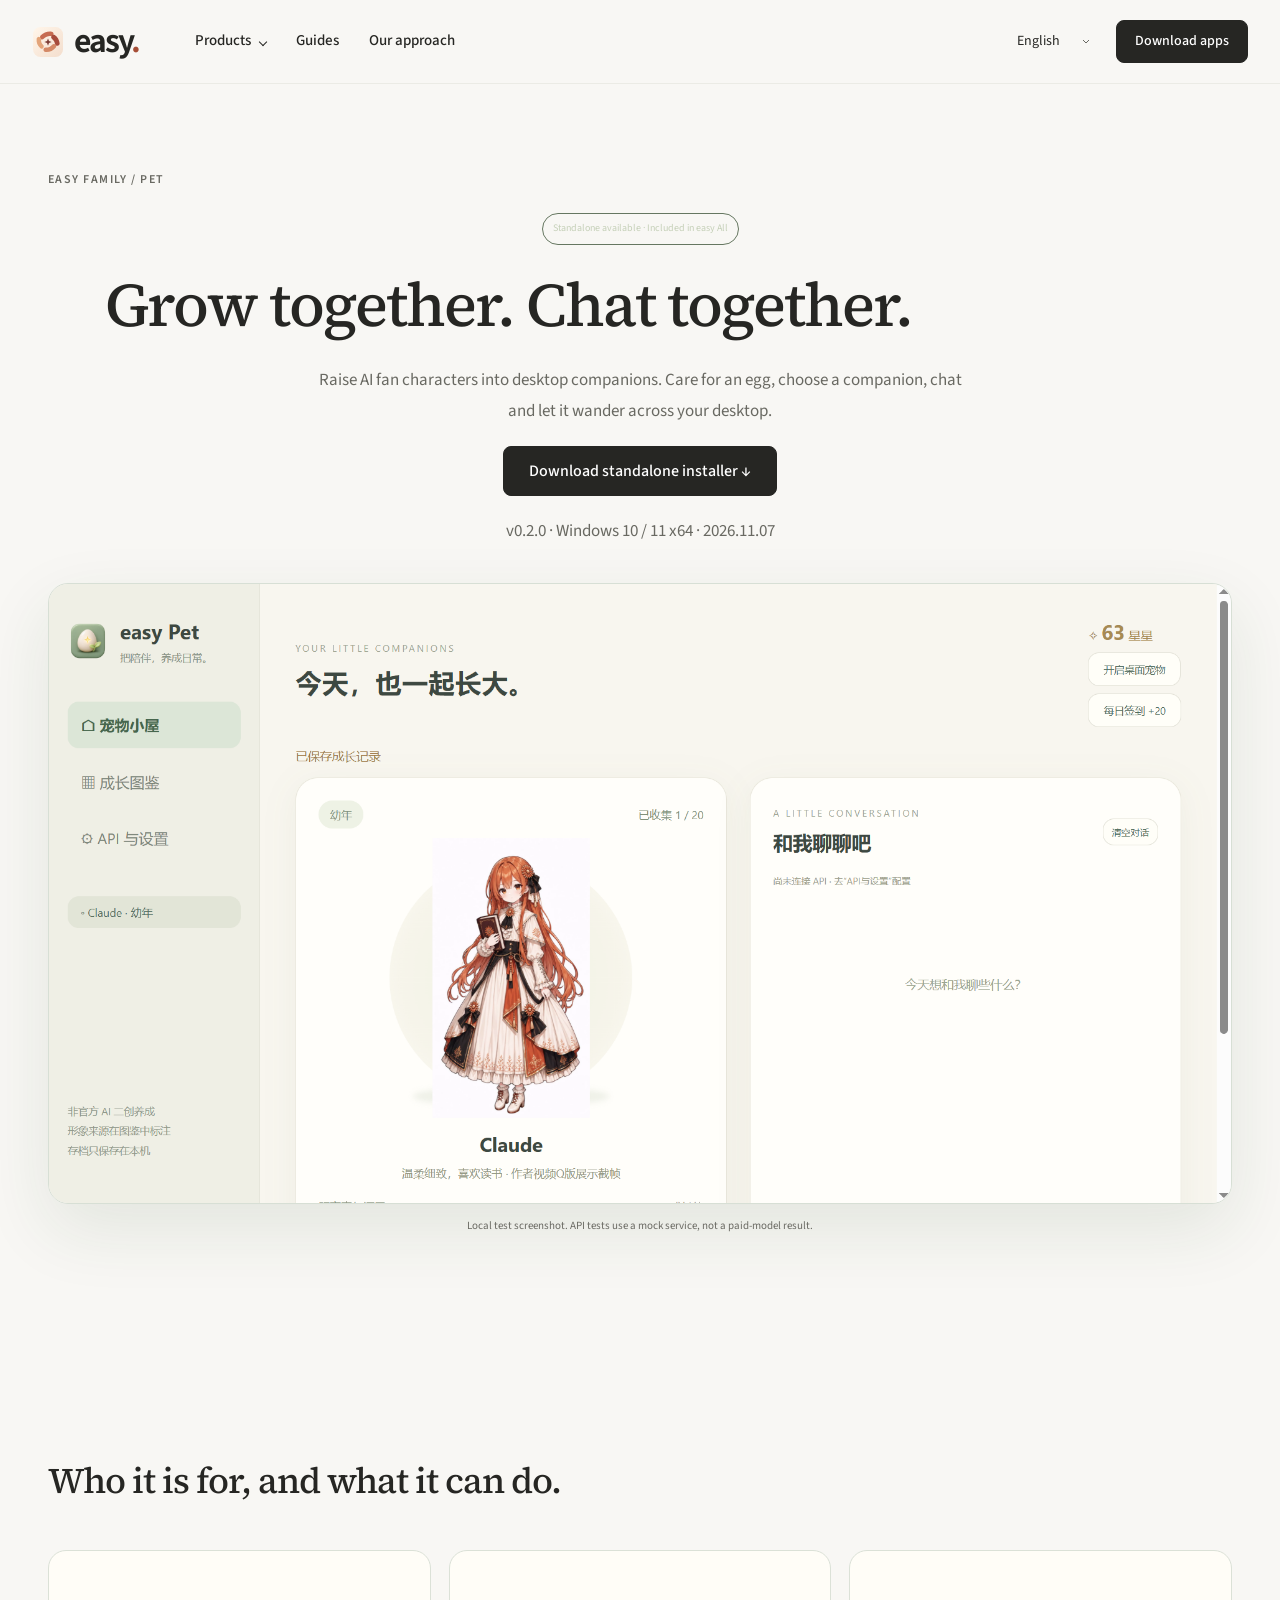
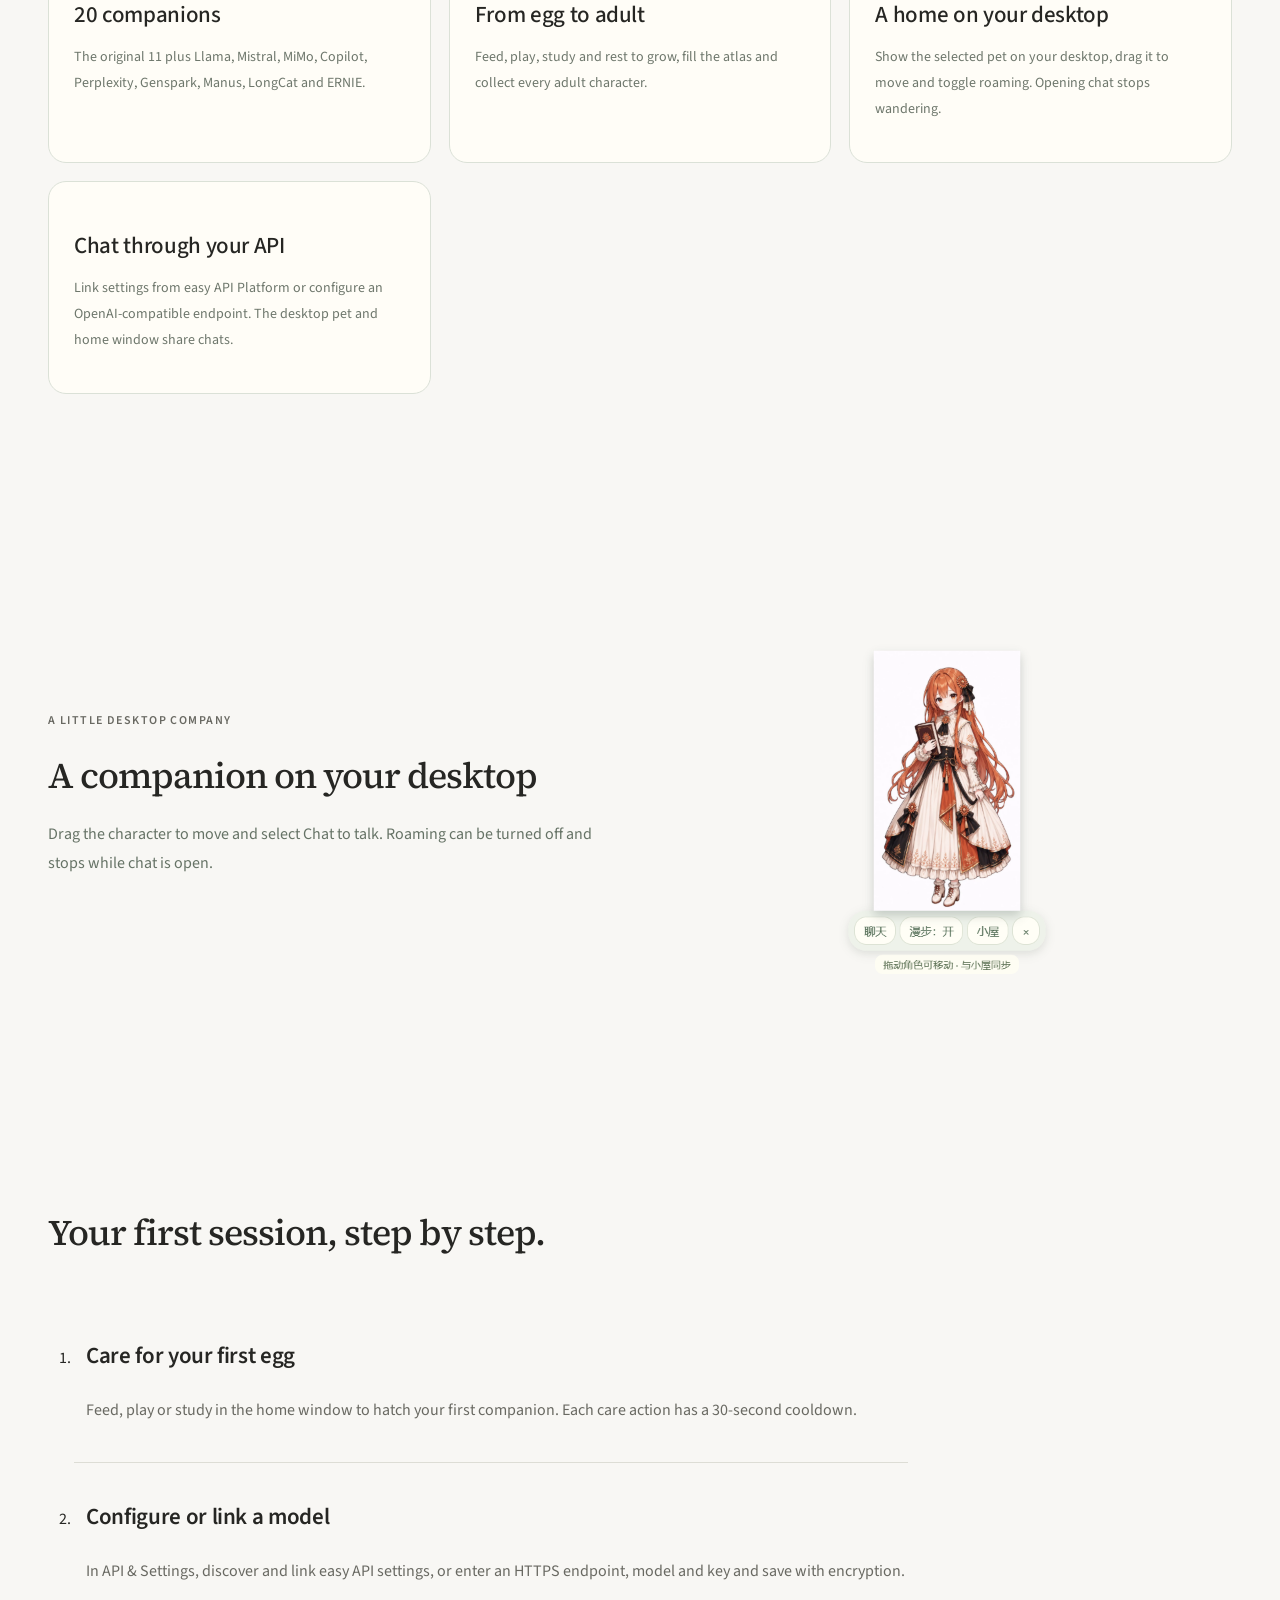
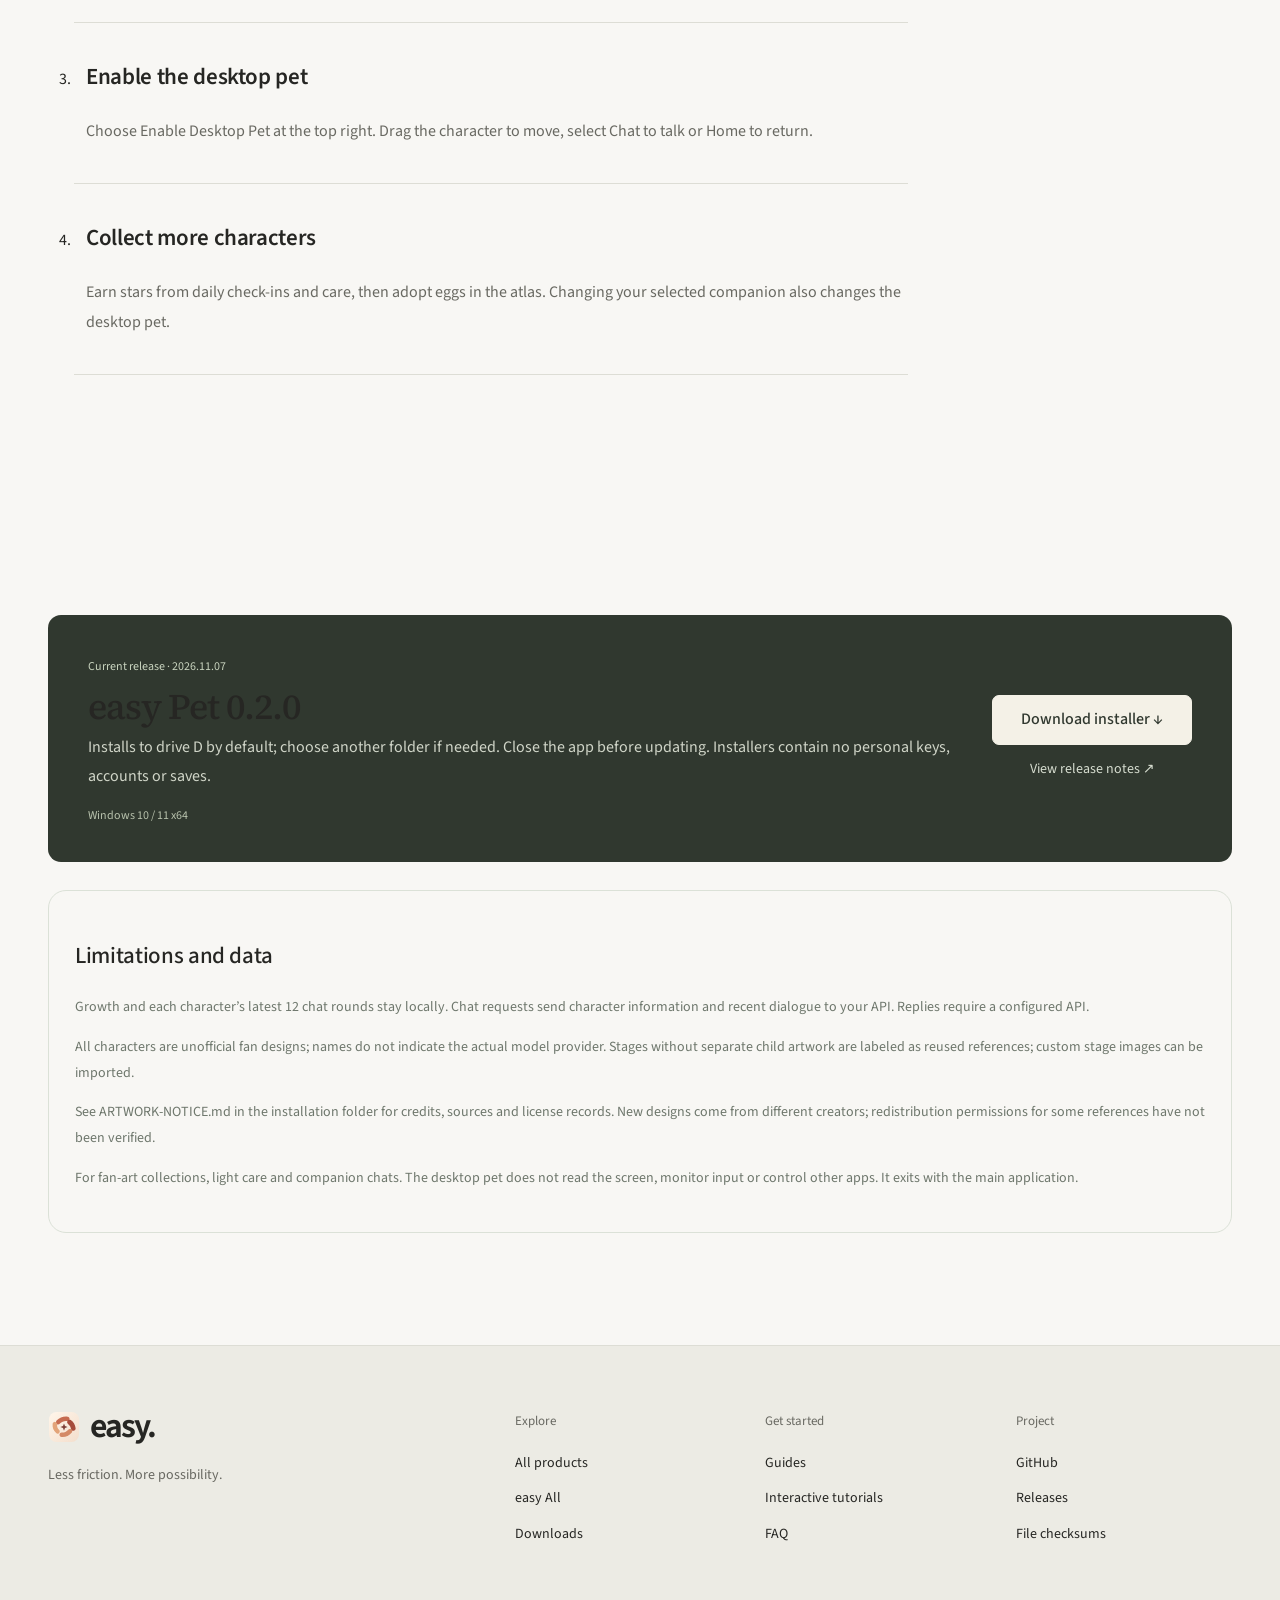
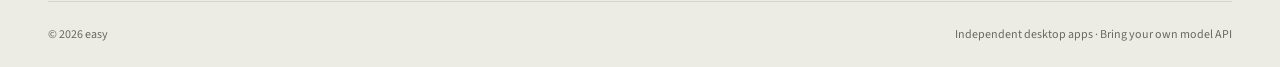
<file: pet.html>
<!doctype html><html lang="zh-CN"><head><meta charset="utf-8"><meta name="viewport" content="width=device-width,initial-scale=1"><title>easy Pet · easy</title><meta name="description" content="把喜欢的 AI 二创角色养成桌面伙伴。从宠物蛋开始照顾，选择伙伴、聊聊天，也让它在桌面慢慢走。"><link rel="icon" href="assets/easy-pet.png"><link rel="stylesheet" href="styles.css"><link rel="stylesheet" href="refinements.css"><link rel="stylesheet" href="typography.css"><link rel="stylesheet" href="commercial.css"><script defer src="i18n/data.js"></script><script defer src="i18n/recent.js"></script><script defer src="i18n/dev.js"></script><script defer src="i18n/all.js"></script><script defer src="i18n/commercial.js"></script><script defer src="commercial.js"></script><script defer src="i18n/ui.js"></script><script defer src="config.js"></script><script defer src="site.js"></script><script defer src="motion.js"></script></head><body><header class="header commercial-header"><div class="nav-shell"><a class="brand" href="index.html" aria-label="easy 首页"><img src="assets/easy-api.svg" alt=""><span>easy<span class="brand-dot">.</span></span></a>
<button class="nav-toggle" type="button" aria-expanded="false" aria-controls="site-nav" aria-label="打开导航"><span></span><span></span></button>
<div class="site-nav" id="site-nav"><nav aria-label="主导航"><details class="product-menu"><summary>产品<span class="chevron" aria-hidden="true"></span></summary><div class="mega-menu"><div class="mega-label">找到你的下一件工具</div><div class="mega-grid"><a href="guide.html#modes"><img src="assets/easy-api.svg" alt=""><span>easy API平台<small>多模型 AI 工作台</small></span></a><a href="guide.html#guide-code"><img src="assets/easy-code.png" alt=""><span>easy Code<small>把想法写成代码</small></span></a><a href="guide.html#guide-otti"><img src="assets/otti.png" alt=""><span>Otti<small>你的私人桌面助理</small></span></a><a href="browser.html"><img src="assets/easy-browser.png" alt=""><span>easy Browser<small>为好奇心打开窗口</small></span></a><a href="dev.html"><img src="assets/easy-dev.png" alt=""><span>easy Dev<small>从代码，到积木创作</small></span></a><a href="claw.html"><img src="assets/easy-claw.png" alt=""><span>easy Claw<small>让智能体连接工具</small></span></a><a href="wps.html"><img src="assets/easy-wps.png" alt=""><span>easy WPS<small>轻量处理日常文档</small></span></a><a href="cut.html"><img src="assets/easy-cut.png" alt=""><span>easy Cut<small>让片段，成为作品</small></span></a><a href="games.html"><img src="assets/easy-games.png" alt=""><span>easy Games<small>给日常一点游戏时间</small></span></a><a href="pet.html"><img src="assets/easy-pet.png" alt=""><span>easy Pet<small>多一个桌面小伙伴</small></span></a><a href="music.html"><img src="assets/easy-music.png" alt=""><span>easy Music<small>听见自己的节奏</small></span></a><a href="friend.html"><img src="assets/easy-friend.png" alt=""><span>easy AI friend<small>让对话，有自己的名字</small></span></a></div><a class="mega-all" href="all.html">认识 easy All · 十款应用的统一入口</a></div></details><a href="guide.html">使用指南</a><a href="index.html#approach">我们的方式</a></nav><div class="nav-actions"><select data-easy-language aria-label="语言 / Language"><option value="zh-CN">简体中文</option><option value="en">English</option></select><a class="button small" href="index.html#downloads">下载应用</a></div></div></div></header><main id="main"><section class="browser-page-hero wrap section"><div class="eyebrow">EASY FAMILY / PET</div><span class="pill">独立版可选 · easy All 已包含</span><h1>一起长大，也一起聊天。</h1><p>把喜欢的 AI 二创角色养成桌面伙伴。从宠物蛋开始照顾，选择伙伴、聊聊天，也让它在桌面慢慢走。</p><a class="button" data-asset="easy-Pet-0.2.0-Setup.exe" href="#download">下载独立安装包 ↓</a><p class="browser-meta">v0.2.0 · Windows 10 / 11 x64 · 2026.11.07</p><figure><img class="browser-screenshot" src="assets/easy-pet-preview.png" alt="easy Pet"><figcaption>本机测试界面截图；API 测试使用模拟服务，不代表实际付费模型结果。</figcaption></figure></section><section class="wrap section"><div class="section-heading"><h2>适合你，也适合这样用。</h2></div><div class="browser-feature-grid"><article><h3>20 位伙伴</h3><p>原有 11 位加上 Llama、Mistral、MiMo、Copilot、Perplexity、Genspark、Manus、LongCat、文心一言。</p></article><article><h3>从蛋到成年</h3><p>投喂、陪玩、学习和休息积累成长，逐步点亮图鉴；收集全部成年角色达成全收集。</p></article><article><h3>搬到你的桌面</h3><p>当前选择可显示成桌面宠物，拖动角色移动，漫步开关可随时关闭；展开聊天时停止漫步。</p></article><article><h3>用你的 API 聊天</h3><p>可读取并关联 easy API 平台设置，或手动配置 OpenAI 兼容接口；桌面与小屋共用聊天。</p></article></div></section><section class="wrap section"><div class="browser-promo-layout"><div><div class="eyebrow">A LITTLE DESKTOP COMPANY</div><h2>桌面上的小伙伴</h2><p>拖动角色移动，点击聊天展开对话。漫步可随时关闭，展开聊天时不会继续走动。</p></div><img src="assets/pet-desktop-preview.png" alt="easy Pet desktop companion" style="width:100%;max-width:300px;margin:auto"></div></section><section id="start" class="wrap section"><div class="section-heading"><h2>第一次打开，跟着做。</h2></div><ol class="family-steps"><li><h3>照顾第一枚蛋</h3><p>进入小屋，投喂、陪玩或学习，让第一位伙伴孵化。每种互动间隔 30 秒。</p></li><li><h3>配置或关联模型</h3><p>进入 API 与设置，读取 easy API 的设置并关联，或填写 HTTPS 地址、模型和 Key 后加密保存。</p></li><li><h3>开启桌面伙伴</h3><p>小屋右上角点击开启桌面宠物。拖动角色可移动；点聊天展开输入框；点小屋返回主界面。</p></li><li><h3>收集更多角色</h3><p>每日签到或陪伴获取星星，在图鉴领取新宠物蛋。选择另一位伙伴时，桌面也会同步切换。</p></li></ol></section><section id="download" class="wrap section"><div class="suite"><div><span class="pill">2026.11.07 当前版本</span><h2>easy Pet 0.2.0</h2><p>默认安装在 D 盘，可以选择其他目录。更新前请退出当前程序；安装包不包含个人密钥、账号资料或存档。</p><small>Windows 10 / 11 x64</small></div><div class="suite-action"><a class="button" data-asset="easy-Pet-0.2.0-Setup.exe" href="#download-help">下载安装包 ↓</a><a id="release-link" href="#download-help">查看发布说明 ↗</a></div></div><div class="browser-limit"><h3>当前边界与数据说明</h3><p>本机保存成长和各角色最近 12 轮聊天。发送聊天时，会把角色信息与最近对话发送到你配置的 API；未配置 API 时不能生成回复。</p><p>所有角色均为非官方二创，不表示接入了同名官方模型。没有独立幼年稿的阶段会注明沿用参考图；可以导入自己的阶段图片。</p><p>素材署名、来源和许可情况见安装目录 ARTWORK-NOTICE.md。新增设计并非全部来自同一作者，部分素材的再分发许可尚未核实。</p><p>适合二创收藏、轻度养成和聊天陪伴。桌面宠物不读取屏幕、不监听输入，也不操作其他应用；主程序退出后桌面宠物随之退出。</p></div><p id="download-help" hidden>GitHub Releases</p></section></main><footer class="commercial-footer"><div class="wrap footer-top"><div><a class="brand" href="index.html"><img src="assets/easy-api.svg" alt=""><span>easy.</span></a><p>让工具简单，让想法向前。</p></div><div><strong>探索</strong><a href="index.html#products">全部产品</a><a href="all.html">easy All</a><a href="index.html#downloads">下载中心</a></div><div><strong>开始使用</strong><a href="guide.html">使用指南</a><a href="guide.html#tutorials">交互式教程</a><a href="index.html#faq">常见问题</a></div><div><strong>项目</strong><a href="https://github.com/LanDeQi-d/easyAPI" target="_blank" rel="noopener noreferrer">GitHub</a><a href="https://github.com/LanDeQi-d/easyAPI/releases" target="_blank" rel="noopener noreferrer">版本记录</a><a href="SHA256SUMS.txt">文件校验</a></div></div><div class="wrap footer-bottom"><span>© 2026 easy</span><span>独立桌面应用 · 使用自己的模型 API</span></div></footer></body></html>
</file>
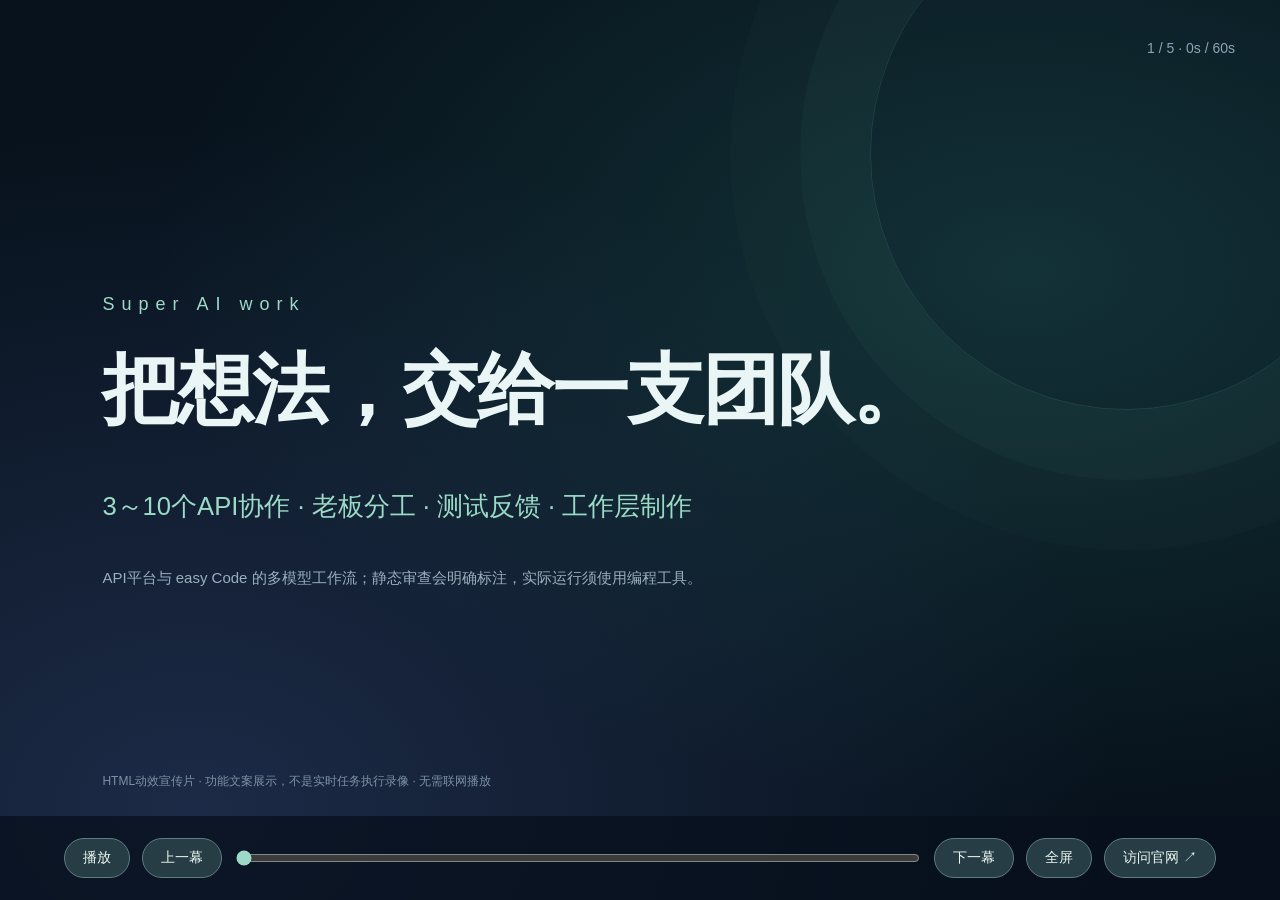
<file: promo.html>
<!doctype html><html lang="zh-CN"><meta charset="utf-8"><meta name="viewport" content="width=device-width,initial-scale=1"><title>easy · 让想法成为作品 · HTML宣传片</title><style>*{box-sizing:border-box}body{margin:0;background:#07121c;color:#eaf5f6;font-family:'Segoe UI','Microsoft YaHei',sans-serif;overflow:hidden}#stage{height:100vh;display:flex;flex-direction:column;justify-content:center;padding:8vw;position:relative;background:radial-gradient(ellipse at 80% 30%,#24615f66,transparent 60%),radial-gradient(ellipse at 15% 90%,#34467877,transparent 60%)}.orb{position:absolute;width:40vw;height:40vw;right:-8vw;top:-8vw;border:1px solid #82dfbd22;border-radius:50%;box-shadow:0 0 0 70px #82dfbd08,0 0 0 140px #82dfbd04;animation:float 12s infinite alternate;pointer-events:none}@keyframes float{to{transform:translate(-8vw,12vh) rotate(30deg)}}#brand{font-size:18px;letter-spacing:7px;color:#9ed9c7}#title{font-size:clamp(38px,6vw,90px);line-height:1.2;letter-spacing:-2px;max-width:85%;margin:28px 0}#features{font-size:clamp(18px,2vw,30px);color:#9adbc6}#description{font-size:15px;line-height:1.8;color:#9aafbf;max-width:700px}#counter{position:absolute;top:40px;right:45px;font-size:14px;color:#8da4b5}#caption{position:absolute;bottom:110px;font-size:12px;color:#7b92a3}footer{position:fixed;bottom:0;left:0;right:0;display:flex;gap:12px;align-items:center;padding:22px 5vw;background:#08101cbb}button,a{color:#eaf6f1;background:#263d45;border:1px solid #5e7c82;border-radius:25px;padding:10px 18px;text-decoration:none;font-size:14px;cursor:pointer}input{flex:1;accent-color:#9ed9c7}.enter{animation:enter .8s both}@keyframes enter{from{opacity:0;transform:translateY(35px)}to{opacity:1;transform:translateY(0)}}@media(prefers-reduced-motion:reduce){*{animation:none!important}}</style><div id="stage"><div class="orb"></div><div id="counter"></div><span id="brand"></span><h1 id="title"></h1><p id="features"></p><p id="description"></p><small id="caption">HTML动效宣传片 · 功能文案展示，不是实时任务执行录像 · 无需联网播放</small></div><footer><button id="play">播放</button><button id="prev">上一幕</button><input id="seek" type="range" min="0" max="60" step=".1" value="0"><button id="next">下一幕</button><button id="full">全屏</button><a href="https://landeqi-d.github.io/easyAPI/" target="_blank" rel="noopener">访问官网 ↗</a></footer><script>const slides=[["把想法，交给一支团队。", "Super AI work", "3～10个API协作 · 老板分工 · 测试反馈 · 工作层制作", "API平台与 easy Code 的多模型工作流；静态审查会明确标注，实际运行须使用编程工具。"], ["聊下去，工作不断档。", "easy Code 1.1", "会话列表 · 本地记录 · 新建与切换", "任务、终端和结果仍在同一工作界面。对话可以在本机保存和删除。"], ["文档和灵感，都有地方安放。", "easy WPS", "Word · Excel · PPT · Markdown · PDF · 图片", "支持基本编辑、另存副本与图片处理；复杂 Office 排版不是本版支持范围。"], ["让片段，连成你的故事。", "easy Cut", "入点与出点 · 时间线拼接 · 倍速 · 音轨", "真实 FFmpeg 编码导出720p MP4，保留原素材。"], ["开始你的下一件事。", "easy 应用家族", "Windows 10 / 11 x64 · 默认安装 D盘", "使用自己的API；本地文件保存在你选择的目录。"]];let time=0,playing=false,last=0,index=-1;const $=id=>document.getElementById(id);function render(){const i=Math.min(4,Math.floor(time/12));if(i!==index){index=i;const s=slides[i];['title','brand','features','description'].forEach((id,j)=>{$(id).textContent=s[j];$(id).classList.remove('enter');void $(id).offsetWidth;$(id).classList.add('enter')})}$('seek').value=time;$('counter').textContent=(i+1)+' / 5 · '+Math.floor(time)+'s / 60s';$('play').textContent=playing?'暂停':'播放'}function frame(now){if(playing){time+=Math.min(.1,(now-last)/1000);if(time>=60){time=60;playing=false}render()}last=now;requestAnimationFrame(frame)}$('play').onclick=()=>{if(time>=60)time=0;playing=!playing;render()};$('seek').oninput=e=>{time=Number(e.target.value);render()};$('prev').onclick=()=>{time=Math.max(0,(index-1)*12);render()};$('next').onclick=()=>{time=Math.min(59,(index+1)*12);render()};$('full').onclick=()=>document.fullscreenElement?document.exitFullscreen():document.documentElement.requestFullscreen();document.onkeydown=e=>{if(e.code==='Space'&&e.target.tagName!=='INPUT'){e.preventDefault();$('play').click()}};render();requestAnimationFrame(frame);</script></html>
</file>
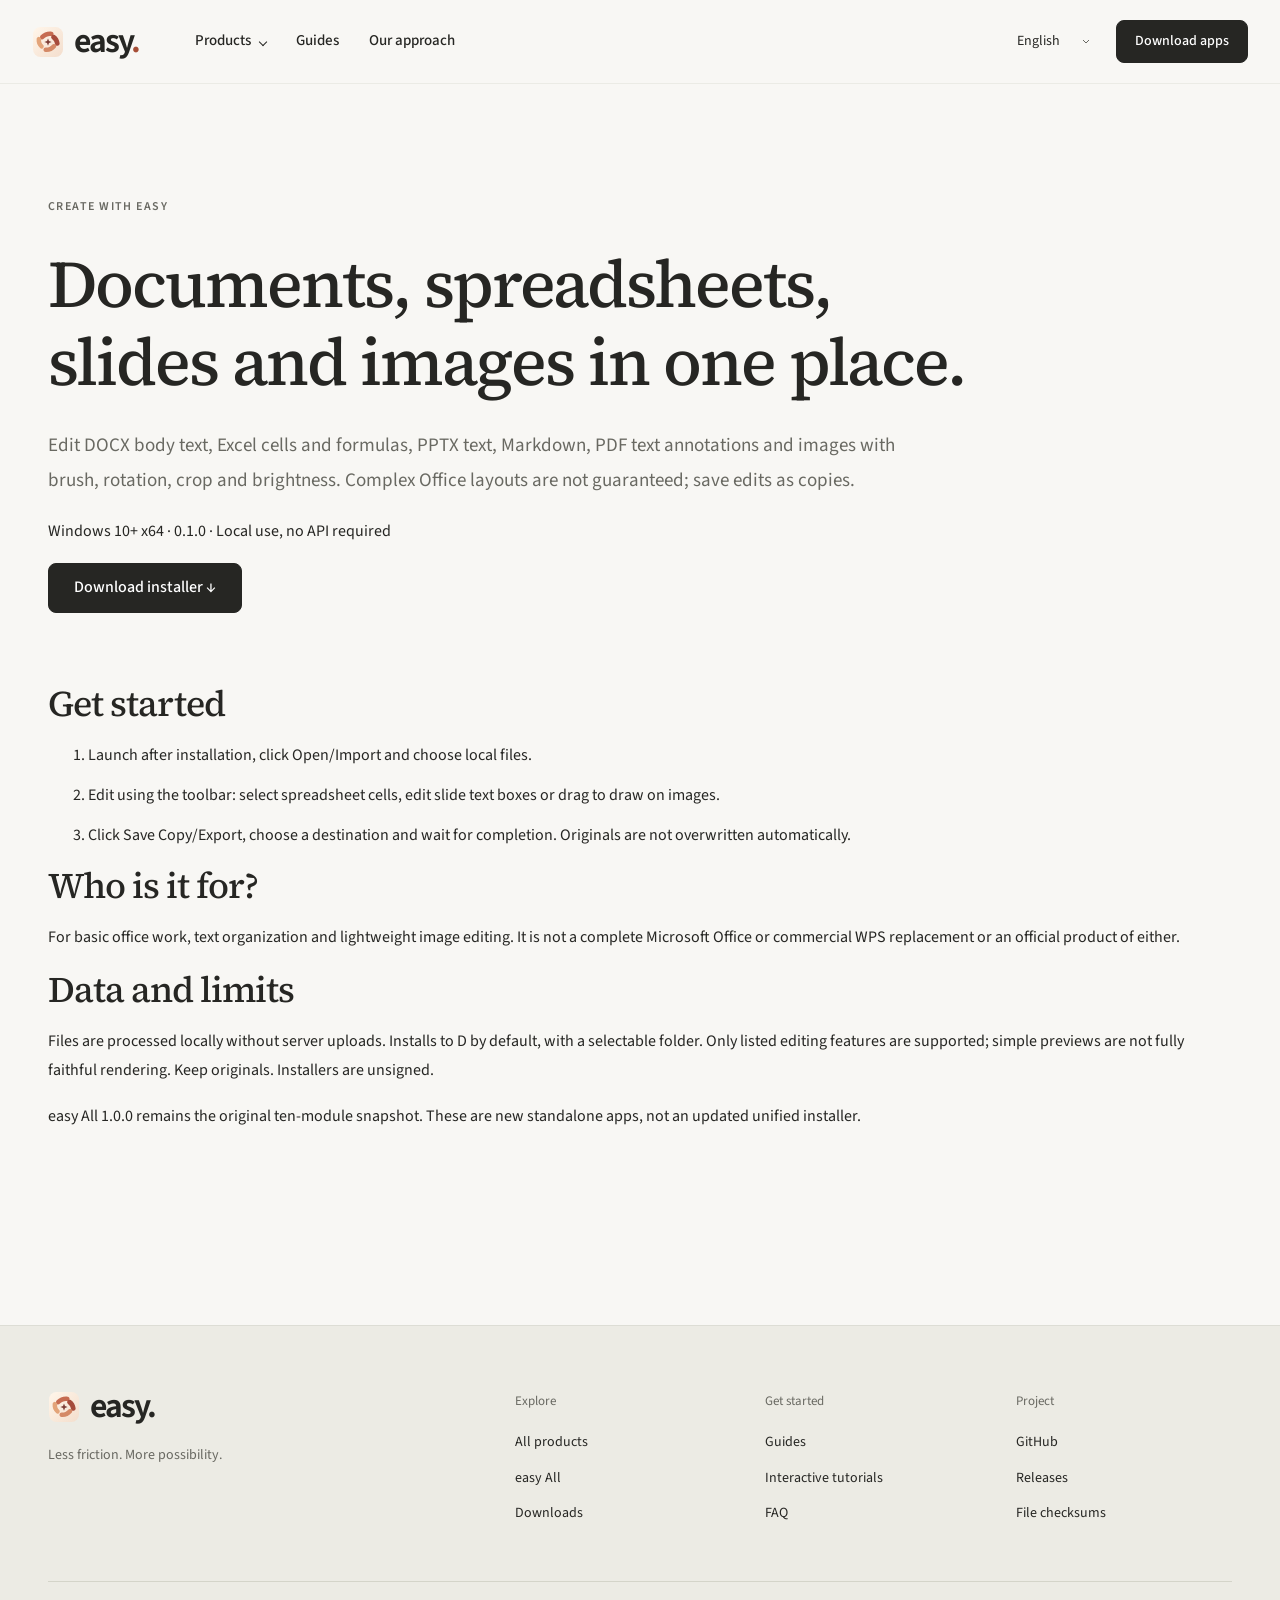
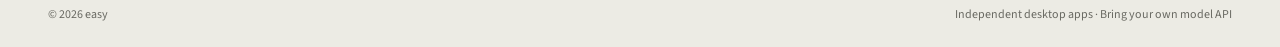
<file: wps.html>
<!doctype html><html lang="zh-CN"><meta charset="utf-8"><meta name="viewport" content="width=device-width,initial-scale=1"><title>easy WPS · easy</title><link rel="icon" href="assets/easy-wps.png"><link rel="stylesheet" href="styles.css"><link rel="stylesheet" href="refinements.css"><link rel="stylesheet" href="typography.css"><link rel="stylesheet" href="commercial.css"><script defer src="config.js"></script><script defer src="site.js"></script><script defer src="i18n/data.js"></script><script defer src="i18n/recent.js"></script><script defer src="i18n/nov19.js"></script><script defer src="i18n/commercial.js"></script><script defer src="commercial.js"></script><script defer src="i18n/ui.js"></script><header class="header commercial-header"><div class="nav-shell"><a class="brand" href="index.html" aria-label="easy 首页"><img src="assets/easy-api.svg" alt=""><span>easy<span class="brand-dot">.</span></span></a>
<button class="nav-toggle" type="button" aria-expanded="false" aria-controls="site-nav" aria-label="打开导航"><span></span><span></span></button>
<div class="site-nav" id="site-nav"><nav aria-label="主导航"><details class="product-menu"><summary>产品<span class="chevron" aria-hidden="true"></span></summary><div class="mega-menu"><div class="mega-label">找到你的下一件工具</div><div class="mega-grid"><a href="guide.html#modes"><img src="assets/easy-api.svg" alt=""><span>easy API平台<small>多模型 AI 工作台</small></span></a><a href="guide.html#guide-code"><img src="assets/easy-code.png" alt=""><span>easy Code<small>把想法写成代码</small></span></a><a href="guide.html#guide-otti"><img src="assets/otti.png" alt=""><span>Otti<small>你的私人桌面助理</small></span></a><a href="browser.html"><img src="assets/easy-browser.png" alt=""><span>easy Browser<small>为好奇心打开窗口</small></span></a><a href="dev.html"><img src="assets/easy-dev.png" alt=""><span>easy Dev<small>从代码，到积木创作</small></span></a><a href="claw.html"><img src="assets/easy-claw.png" alt=""><span>easy Claw<small>让智能体连接工具</small></span></a><a href="wps.html"><img src="assets/easy-wps.png" alt=""><span>easy WPS<small>轻量处理日常文档</small></span></a><a href="cut.html"><img src="assets/easy-cut.png" alt=""><span>easy Cut<small>让片段，成为作品</small></span></a><a href="games.html"><img src="assets/easy-games.png" alt=""><span>easy Games<small>给日常一点游戏时间</small></span></a><a href="pet.html"><img src="assets/easy-pet.png" alt=""><span>easy Pet<small>多一个桌面小伙伴</small></span></a><a href="music.html"><img src="assets/easy-music.png" alt=""><span>easy Music<small>听见自己的节奏</small></span></a><a href="friend.html"><img src="assets/easy-friend.png" alt=""><span>easy AI friend<small>让对话，有自己的名字</small></span></a></div><a class="mega-all" href="all.html">认识 easy All · 十款应用的统一入口</a></div></details><a href="guide.html">使用指南</a><a href="index.html#approach">我们的方式</a></nav><div class="nav-actions"><select data-easy-language aria-label="语言 / Language"><option value="zh-CN">简体中文</option><option value="en">English</option></select><a class="button small" href="index.html#downloads">下载应用</a></div></div></div></header><main class="wrap section"><p class="eyebrow">CREATE WITH EASY</p><h1>文档、表格、演示与图片，在一个地方编辑。</h1><p class="lead">支持 DOCX 正文、Excel 单元格与公式保存、PPTX 文字修改、Markdown、PDF查看与文字批注、图片画笔/旋转/裁剪/提亮。复杂Office排版不保证兼容，所有编辑另存副本。</p><p>Windows 10及以上 x64 · 0.1.0 · 本地使用，无需API</p><a class="button" data-asset="easy-WPS-0.1.0-Setup.exe" data-release="v2026.11.19-work" href="#download-help">下载安装包 ↓</a><section class="section"><h2>开始使用</h2><ol><li>安装后打开应用，点击打开/导入，选择本地文件。</li><li>在工具栏编辑内容；表格选择单元格，PPT编辑文字框，图片拖动绘画。</li><li>点击另存副本/导出，选择目标目录，查看完成提示。不会自动覆盖原文件。</li></ol><h2>适合谁？</h2><p>适合简单办公、文字整理与轻量图片处理；不替代完整 Microsoft Office 或商业 WPS，也不属于其官方产品。</p><h2>数据与边界</h2><p>文件在本机处理，不上传服务器。默认安装D盘，可更改位置。仅支持列出的编辑能力；不要将简易预览视为完全保真渲染。请保留原文件。安装包未签名。</p><p>当前 easy All 1.0.0 保持原十模块版本；这两款为新增独立应用，不冒充已更新整合包。</p></section><p id="download-help" hidden>GitHub Releases</p></main><footer class="commercial-footer"><div class="wrap footer-top"><div><a class="brand" href="index.html"><img src="assets/easy-api.svg" alt=""><span>easy.</span></a><p>让工具简单，让想法向前。</p></div><div><strong>探索</strong><a href="index.html#products">全部产品</a><a href="all.html">easy All</a><a href="index.html#downloads">下载中心</a></div><div><strong>开始使用</strong><a href="guide.html">使用指南</a><a href="guide.html#tutorials">交互式教程</a><a href="index.html#faq">常见问题</a></div><div><strong>项目</strong><a href="https://github.com/LanDeQi-d/easyAPI" target="_blank" rel="noopener noreferrer">GitHub</a><a href="https://github.com/LanDeQi-d/easyAPI/releases" target="_blank" rel="noopener noreferrer">版本记录</a><a href="SHA256SUMS.txt">文件校验</a></div></div><div class="wrap footer-bottom"><span>© 2026 easy</span><span>独立桌面应用 · 使用自己的模型 API</span></div></footer></html>
</file>
<file: styles.css>
:root{--paper:#f6f3ec;--ink:#282d2a;--muted:#6c716a;--accent:#bd6248;--line:#dcded4;--sage:#e2e9df}*{box-sizing:border-box}html{scroll-behavior:smooth;scroll-padding-top:96px}body{margin:0;background:var(--paper);color:var(--ink);font-family:Inter,"Segoe UI","Microsoft YaHei",sans-serif;-webkit-font-smoothing:antialiased}a{color:inherit;text-decoration:none}button,a,summary{-webkit-tap-highlight-color:transparent}a:focus-visible,summary:focus-visible{outline:3px solid var(--accent);outline-offset:5px}img{max-width:100%;display:block}.wrap{max-width:1240px;margin:auto;padding-left:42px;padding-right:42px}.header{height:92px;display:flex;align-items:center;justify-content:space-between;gap:26px;padding:0 42px;max-width:1400px;margin:auto;border-bottom:1px solid var(--line)}.brand{display:inline-flex;gap:11px;align-items:center;font-size:30px;font-weight:800;letter-spacing:-1.8px}.brand img{width:38px;height:38px;border-radius:11px}.brand-dot{color:var(--accent)}nav{display:flex;gap:34px;font-size:14px;color:var(--muted)}nav a:hover,.text-link:hover,.download-meta a:hover{color:var(--accent)}.button{display:inline-flex;align-items:center;justify-content:center;gap:30px;min-height:52px;padding:14px 24px;border:1px solid var(--ink);background:var(--ink);color:white;border-radius:7px;font-size:14px;font-weight:600;transition:transform .2s,background .2s}.button:hover{transform:translateY(-2px);background:#454f45}.button.small{min-height:42px;padding:11px 18px;gap:20px;font-size:13px}.button.outline{background:transparent;color:var(--ink);border-color:#bfc5b8}.button.outline:hover{background:var(--sage)}.hero{min-height:660px;display:grid;grid-template-columns:1fr 1.12fr;gap:30px;align-items:center;padding-top:65px;padding-bottom:70px}.eyebrow{font-size:11px;letter-spacing:2px;font-weight:600;color:var(--muted);display:flex;align-items:center;gap:10px}.hero .eyebrow{letter-spacing:1.3px}.status-dot{width:7px;height:7px;border-radius:50%;background:#7a9275;box-shadow:0 0 0 4px #7a927511}h1{font-size:clamp(44px,4.8vw,70px);letter-spacing:-3px;line-height:1.23;font-weight:650;margin:27px 0}.serif{font-family:"STSong","SimSun",serif;font-weight:500;color:var(--accent)}.lead{color:var(--muted);font-size:17px;line-height:1.9}.hero-actions{display:flex;align-items:center;gap:25px;margin-top:30px}.text-link{font-size:13px;white-space:nowrap}.platform{font-size:11px;color:#82877e;margin-top:20px}.hero-art{position:relative;height:490px;display:flex;align-items:center;isolation:isolate}.orbit{position:absolute;border:1px solid #d9dfd2;border-radius:50%;z-index:-1;pointer-events:none}.orbit-one{width:450px;height:450px;background:radial-gradient(circle,#e1e8dc 0%,#e4e9df66 65%,transparent 70%);top:25px;left:40px}.orbit-two{width:500px;height:280px;transform:rotate(-28deg);left:10px;top:95px}.floating-label{position:absolute;right:20px;top:13px;font-size:9px;letter-spacing:2px;color:#82917c}.demo-window{background:#fffefa;border:1px solid #d9dfd4;border-radius:14px;width:100%;box-shadow:0 26px 65px #38453713;overflow:hidden;transform:rotate(-2deg)}.window-top{height:42px;display:flex;align-items:center;justify-content:space-between;padding:0 15px;font-size:10px;color:#777e73;border-bottom:1px solid #e8ebe3}.traffic{display:flex;gap:5px}.traffic i{height:6px;width:6px;border-radius:50%;background:#d7dbd2}.traffic i:first-child{background:#d29b86}.demo-body{display:grid;grid-template-columns:120px 1fr;min-height:277px}.demo-body aside{border-right:1px solid #e8ebe3;padding:20px 12px;display:flex;flex-direction:column;gap:20px;font-size:10px;color:#858b80}.demo-body aside img{width:31px;height:31px;margin-bottom:6px}.demo-body aside .demo-active{color:#ac5c44;background:#f4e9df;padding:8px;border-radius:5px;margin:0 -3px}.demo-chat{padding:20px 17px}.demo-caption{font-size:11px;font-weight:600;margin-bottom:23px}.demo-caption span{float:right;font-weight:400;color:#969d91;font-size:9px}.user-bubble{margin-left:35px;background:#e7eddf;border-radius:11px 11px 2px 11px;padding:12px;font-size:11px}.assistant-bubble{display:flex;gap:10px;font-size:11px;margin-top:22px;line-height:1.7}.assistant-bubble>div{flex:1}.spark{color:#bd6248;font-size:24px}.demo-lines{display:grid;gap:7px;margin-top:12px}.demo-lines i{height:5px;background:#eaede4;border-radius:8px;width:90%}.demo-lines i:nth-child(2){width:100%}.demo-lines i:nth-child(3){width:60%}.mini-composer{border:1px solid #e3e7dd;border-radius:9px;padding:12px;margin-top:22px;color:#9ca093;font-size:10px;display:flex;justify-content:space-between}.mini-composer span{background:#384537;color:white;border-radius:50%;width:18px;height:18px;text-align:center}.code-float{position:absolute;right:-12px;top:50px;display:flex;align-items:center;gap:10px;background:#293a36;color:white;padding:15px 20px;border-radius:10px;box-shadow:0 10px 25px #23302922;transform:rotate(3deg)}.code-float img{width:28px;height:28px;border-radius:6px}.code-float strong,.otti-float strong{display:block;font-size:12px}.code-float div span,.otti-float div span{display:block;font-size:10px;opacity:.65;margin-top:4px}.code-mark{font-size:23px;margin-left:10px;color:#abc4ad}.otti-float{position:absolute;bottom:18px;left:30px;background:#f4e8d5;display:flex;align-items:center;gap:13px;padding:5px 25px 5px 3px;border:1px solid #e0ceb2;border-radius:13px;box-shadow:0 15px 30px #493f2e0c;transform:rotate(3deg)}.otti-float img{width:100px;height:100px;object-fit:contain}.intro-strip{border-top:1px solid var(--line);border-bottom:1px solid var(--line)}.intro-strip .wrap{display:flex;justify-content:space-between;padding-top:20px;padding-bottom:20px;gap:16px;font-size:10px;color:#7d8477;letter-spacing:1.8px}.section{padding-top:90px;padding-bottom:90px}.section-heading{display:grid;grid-template-columns:1fr 1fr;position:relative;gap:18px;margin-bottom:40px}.section-heading .eyebrow{grid-column:1/-1}h2{font-size:40px;letter-spacing:-1.6px;font-weight:550;line-height:1.35;margin:5px 0}.section-heading>p{align-self:end;justify-self:end;color:var(--muted);font-size:14px;line-height:1.8;margin:0 0 5px}.app-grid{display:grid;grid-template-columns:repeat(3,1fr);gap:20px}.app-card{border:1px solid var(--line);border-radius:12px;padding:26px;background:#faf9f4;display:flex;flex-direction:column}.card-top{display:flex;justify-content:space-between;align-items:center;gap:12px}.card-top img{width:42px;height:42px;border-radius:11px;object-fit:contain}.card-top>span{font-size:10px;color:var(--muted)}h3{font-weight:600}.app-card h3{font-size:25px;margin:22px 0 0;letter-spacing:-.6px}.app-card>p{font-size:13px;color:var(--muted);line-height:1.9;min-height:74px}.card-visual{height:150px;border-radius:8px;overflow:hidden;margin:12px 0 20px}.api-visual{background:#efe4d9;display:flex;flex-wrap:wrap;align-content:center;justify-content:center;gap:8px;padding:20px}.api-visual>span{font-size:11px;background:#fffbf4;border:1px solid #e1cdbc;padding:7px 10px;border-radius:6px;color:#87543d}.api-visual>b{font-size:10px;font-weight:400;flex-basis:100%;text-align:center;margin-top:10px;color:#9d7561}.code-visual{background:#263b35;padding:26px 15px;display:flex;flex-direction:column;justify-content:center;gap:16px;font-family:monospace;font-size:11px;color:#dbe3d6}.code-visual span{color:#92b38f;margin-right:12px}.code-visual b{color:#b5cca9}.otti-visual{display:flex;align-items:center;background:#e6ebde;padding:5px}.otti-visual img{width:56%;height:145px;object-fit:contain}.otti-visual span{font-size:12px;color:#6e7a60;writing-mode:vertical-rl;letter-spacing:3px;margin:auto}.app-card ul{padding:0;list-style:none;font-size:11px;line-height:2.5;color:#626c5f;margin:0 0 23px}.app-card li:before{content:'↗';margin-right:9px;color:#929c87}.card-link{display:flex;justify-content:space-between;padding-top:19px;margin-top:auto;border-top:1px solid var(--line);font-size:12px;font-weight:600}.card-link:hover{color:var(--accent)}.downloads{background:#e9eee4;border-block:1px solid #d8e0d1}.suite{background:#2c3d34;border-radius:13px;color:#f6f3ec;padding:36px 40px;display:flex;align-items:center;justify-content:space-between;gap:30px;position:relative;overflow:hidden}.suite:after{content:'✳';font-size:230px;position:absolute;right:230px;top:-50px;color:#dce9ce09;pointer-events:none}.pill{font-size:10px;color:#c5d0b8;border:1px solid #667761;border-radius:30px;padding:6px 10px;display:inline-block}.suite h3{font-size:32px;margin:20px 0 10px;letter-spacing:-1px}.suite p{font-size:13px;color:#c6cfc1;line-height:1.8}.suite small{font-size:10px;color:#a6b59c}.suite-action{display:flex;align-items:center;flex-direction:column;gap:12px;z-index:1}.suite-action .button{background:#e9ead6;color:#29392e;border-color:#e9ead6;min-width:200px}.suite-action .button:hover{background:white}.suite-action>span{font-size:10px;color:#aab79e}.download-list{margin-top:24px}.download-list article{display:flex;align-items:center;gap:18px;padding:24px 4px;border-bottom:1px solid #cfd8c6;scroll-margin-top:30px}.download-list article>img{height:42px;width:42px;border-radius:10px;object-fit:contain}.download-list article>div{flex:1}.download-list h3{font-size:16px;margin:0 0 7px}.download-list h3 span{font-size:10px;font-weight:400;color:#6a7860;margin-left:10px}.download-list p{font-size:11px;color:#75816b;margin:0}.download-meta{display:flex;flex-wrap:wrap;gap:18px;font-size:10px;color:#738268;margin-top:22px}.download-meta>span{margin-left:auto}.download-help{font-size:13px;line-height:1.8;border:1px solid #bd6248;background:#fff3e8;padding:16px;border-radius:7px}.steps{display:grid;grid-template-columns:repeat(3,1fr);gap:50px}.steps article{border-top:1px solid var(--line);padding-top:24px}.steps article>span{font-size:12px;color:var(--accent)}.steps h3{font-size:19px;margin-top:24px}.steps p{font-size:13px;line-height:1.9;color:var(--muted)}.faq{display:grid;grid-template-columns:.85fr 1.15fr;gap:80px;border-top:1px solid var(--line)}.faq h2{margin-top:20px}.faq details{border-bottom:1px solid var(--line)}.faq summary{padding:21px 30px 21px 0;font-size:14px;cursor:pointer;position:relative;list-style:none}.faq summary::-webkit-details-marker{display:none}.faq summary:after{content:'+';position:absolute;right:4px;color:#77836d}.faq details[open] summary:after{content:'−'}.faq details p{font-size:12px;color:var(--muted);line-height:1.9;margin:0;padding:0 20px 22px 0}footer{display:flex;align-items:center;justify-content:space-between;gap:25px;border-top:1px solid var(--line);min-height:120px}footer>span,footer>a:last-child{font-size:11px;color:var(--muted)}.skip{position:fixed;top:-100px;left:20px;background:var(--ink);color:white;padding:15px;z-index:20}.skip:focus{top:10px}.noscript{background:#fff0d9;padding:18px;text-align:center;font-size:13px}
.hero{overflow:hidden}
.mode-section{background:#efeee7;border-block:1px solid var(--line)}.section-intro{font-size:14px;line-height:1.95;color:var(--muted);max-width:770px;margin:-10px 0 35px}.mode-grid{display:grid;grid-template-columns:repeat(2,minmax(0,1fr));gap:20px}.mode-card{padding:30px;background:#fbfaf5;border:1px solid #dbded2;border-radius:10px;display:flex;flex-direction:column}.mode-id{display:flex;align-items:center;gap:13px;font-size:12px;color:var(--muted)}.mode-id>span:first-child{color:#9da38e;font-family:monospace}.mode-id b{font-size:23px;color:var(--ink);font-weight:550;letter-spacing:-.7px}.mode-id>span:last-child{margin-left:auto;background:#edf0e6;border-radius:30px;padding:5px 11px;font-size:10px;color:#68795f}.mode-card h3{font-size:20px;letter-spacing:-.5px;margin:27px 0 10px}.mode-card>p{font-size:13px;color:var(--muted);line-height:1.95;margin:0 0 20px}.mode-example{background:#f0f0e8;border-left:2px solid #adb79d;padding:16px 18px;font-size:12px;line-height:1.9;margin-top:auto;color:#53634d}.mode-example small{display:block;font-size:9px;color:#919980;margin-bottom:5px;letter-spacing:1px}.mode-tags{display:flex;flex-wrap:wrap;gap:13px;padding-top:18px;font-size:10px;color:#8b7969}.mode-note{font-size:10px;color:#858778;line-height:1.8;display:block;margin-top:15px}.featured-mode{background:#e3e9dd;border-color:#c6d1ba}.featured-mode .mode-example{background:#f2f4eb}.mode-footer{display:flex;align-items:flex-start;gap:25px;margin-top:30px;padding:24px 0 0;border-top:1px solid #d6dbcd}.mode-footer>span{font-size:11px;color:var(--accent);white-space:nowrap;padding-top:4px}.mode-footer p{font-size:12px;color:var(--muted);line-height:1.9;max-width:710px;margin:0}.mode-footer a{font-size:11px;white-space:nowrap;margin-left:auto;padding-top:4px}.feature-grid{display:grid;grid-template-columns:repeat(3,minmax(0,1fr));gap:42px 36px}.feature-grid article{border-top:1px solid var(--line);padding-top:22px}.feature-grid article>span{font-size:25px;color:var(--accent);font-weight:400}.feature-grid h3{font-size:18px;line-height:1.6;margin:15px 0 10px}.feature-grid p{font-size:12px;line-height:2;color:var(--muted);margin:0}.scenario-section{background:#2c3d34;color:#f6f3ec}.scenario-section .eyebrow,.scenario-section .section-heading>p{color:#b8c6ae}.scenario-grid{display:grid;grid-template-columns:repeat(3,minmax(0,1fr));gap:35px}.scenario-grid article{border-top:1px solid #5a6a51;padding-top:25px}.scenario-grid article>span{font-size:10px;color:#acbda0}.scenario-grid h3{font-size:22px;font-weight:500;line-height:1.65;margin:22px 0 16px}.scenario-grid p{font-size:12px;line-height:2;color:#c1cbbb}.scenario-grid b{font-size:10px;font-weight:400;color:#d9c5a0;display:block;margin-top:24px;line-height:1.8}.comparison-scroll{overflow-x:auto;border:1px solid var(--line);border-radius:10px}.comparison-scroll table{width:100%;min-width:680px;border-collapse:collapse;text-align:left;font-size:12px;line-height:1.7}.comparison-scroll th,.comparison-scroll td{padding:22px 24px;border-bottom:1px solid var(--line);vertical-align:top}.comparison-scroll thead{background:#e5eadd}.comparison-scroll thead th{font-size:14px;font-weight:600}.comparison-scroll tbody th{font-weight:500;white-space:nowrap}.comparison-scroll td{color:var(--muted)}.comparison-scroll tr:last-child>*{border-bottom:0}.comparison-scroll a{color:var(--accent)}.api-visual{gap:6px;padding:12px}.api-visual>span{padding:5px 9px;font-size:10px}.api-visual>b{margin-top:5px}
@media(max-width:1000px){.header nav{gap:18px}.mode-footer{flex-wrap:wrap}.mode-footer a{margin-left:0}.feature-grid{gap:30px 25px}.scenario-grid{gap:25px}.scenario-grid h3{font-size:19px}}
@media(max-width:760px){.mode-grid{grid-template-columns:1fr}.mode-card{padding:24px}.mode-card h3{font-size:19px;margin-top:23px}.section-intro{font-size:12px}.mode-footer{gap:13px}.mode-footer p{flex-basis:100%}.feature-grid{grid-template-columns:1fr;gap:30px}.feature-grid h3{font-size:18px}.scenario-grid{grid-template-columns:1fr;gap:30px}.scenario-grid h3{font-size:22px}.scenario-grid b{margin-top:15px}.comparison-scroll th,.comparison-scroll td{padding:18px}.section-heading h2{overflow-wrap:anywhere}}
@media(min-width:1050px){.hero-art{animation:arrive .9s ease both}.hero-copy{animation:arrive .65s ease both}@keyframes arrive{from{opacity:0;transform:translateY(14px)}to{opacity:1;transform:translateY(0)}}}
@media(max-width:1050px){.wrap{padding-left:28px;padding-right:28px}.header{padding:0 28px}.hero{gap:20px;min-height:600px}.hero h1{font-size:52px}.hero-art{height:430px}.orbit-one{width:340px;height:340px;left:0;top:50px}.orbit-two{width:370px;height:250px;left:0}.demo-body{grid-template-columns:90px 1fr}.demo-body aside{font-size:9px}.code-float{right:0;top:20px;padding:12px}.otti-float{bottom:0;left:10px}.hero-actions{gap:15px;flex-wrap:wrap}.app-card{padding:20px}.card-top>span{font-size:9px}.app-card h3{font-size:22px}.app-card>p{min-height:96px}.intro-strip .wrap{font-size:8px}.download-meta>span{margin-left:0}.faq{gap:35px}}
@media(max-width:760px){.header{height:76px;padding:0 20px;gap:10px}.header nav{display:none}.header .button{font-size:11px;padding:10px 12px;gap:9px}.brand{font-size:27px}.brand img{height:32px;width:32px}.wrap{padding-left:22px;padding-right:22px}.hero{grid-template-columns:1fr;padding-top:45px;padding-bottom:38px;gap:15px;overflow:hidden}.hero h1{font-size:54px;margin-top:23px}.lead{font-size:15px}.hero-art{height:400px;max-width:470px;width:100%;margin:auto}.floating-label{right:4px;font-size:8px}.demo-body{grid-template-columns:95px 1fr}.otti-float{bottom:0}.otti-float img{width:80px;height:80px}.orbit-one{width:320px;height:320px;left:15px}.orbit-two{width:340px;height:240px}.code-float{top:24px;right:0}.intro-strip .wrap{padding-top:16px;padding-bottom:16px;gap:10px;letter-spacing:.5px;font-size:7px}.intro-strip span{max-width:33%}.section{padding-top:58px;padding-bottom:58px}.section-heading{grid-template-columns:1fr;gap:14px;margin-bottom:28px}h2{font-size:32px}.section-heading>p{justify-self:start;font-size:12px}.app-grid{grid-template-columns:1fr;gap:18px}.app-card{padding:24px}.app-card>p{min-height:0}.card-top>span{font-size:10px}.app-card h3{font-size:26px}.card-visual{height:140px}.suite{padding:28px 24px;align-items:flex-start;flex-direction:column;gap:20px}.suite-action{align-items:flex-start;width:100%}.suite-action .button{width:100%}.suite:after{right:-20px;top:0}.download-list article{flex-wrap:wrap;gap:12px;padding:22px 0}.download-list article>div{min-width:190px}.download-list article .button{width:100%;margin-top:5px}.download-list h3{font-size:15px}.download-list p{font-size:10px}.download-meta{gap:14px;line-height:1.8}.steps{grid-template-columns:1fr;gap:25px}.steps article{position:relative;padding-left:40px}.steps article>span{position:absolute;left:0;top:27px}.steps h3{margin-top:0}.steps p{margin-bottom:0}.faq{grid-template-columns:1fr;gap:20px}.faq summary{font-size:13px}footer{padding-top:24px;padding-bottom:24px;flex-wrap:wrap;min-height:110px}footer>span{display:none}.eyebrow{font-size:9px}}
@media(prefers-reduced-motion:reduce){html{scroll-behavior:auto}*,*:before,*:after{animation:none!important;transition:none!important}}

.video-reading{background:#e5ebdf;border-block:1px solid #d2ddc9}
.audience-section{background:#f0ede3;border-block:1px solid #deded1}.audience-grid{display:grid;grid-template-columns:repeat(3,minmax(0,1fr));gap:22px}.audience-grid article{background:#fbfaf4;border:1px solid #dcded0;border-radius:10px;padding:27px}.audience-label{font-size:10px;line-height:1.8;color:#8b7862;letter-spacing:.5px}.audience-grid h3{font-size:22px;line-height:1.55;font-weight:550;margin:20px 0 15px;letter-spacing:-.5px}.audience-pick{font-size:10px;color:#7e8970;line-height:1.9;padding:11px 0;border-block:1px solid #e1e5d7}.audience-pick a{font-size:13px;font-weight:600;color:#445b39;margin-left:6px}.audience-grid article>p{font-size:12px;color:var(--muted);line-height:2;margin:17px 0 21px}.audience-grid dl{margin:0}.audience-grid dt{font-size:10px;color:var(--accent);margin-top:16px}.audience-grid dd{font-size:11px;line-height:1.95;color:#7a8070;margin:7px 0 0}.choose-summary{margin-top:30px;padding:27px 30px;border:1px solid #cbd6bd;background:#e5eadc;border-radius:10px}.choose-summary strong{font-size:18px;font-weight:550}.choose-summary p{font-size:13px;line-height:2;color:#68745e;margin:12px 0}.choose-summary p a{color:#344e2b;border-bottom:1px solid #aab79c}.choose-summary>a{font-size:11px;color:var(--accent)}
@media(max-width:1000px){.audience-grid{grid-template-columns:repeat(2,minmax(0,1fr))}}
@media(max-width:760px){.audience-grid{grid-template-columns:1fr;gap:17px}.audience-grid article{padding:24px}.audience-grid h3{font-size:23px}.choose-summary{padding:24px}.choose-summary p{font-size:12px}}
.tutorials{border-top:1px solid var(--line)}.tutorial-notice{font-size:12px;line-height:1.9;color:var(--muted);margin:-8px 0 28px}.guide-tabs{display:flex;gap:10px;flex-wrap:wrap;margin-bottom:25px}.guide-tab{font:inherit;font-size:13px;color:var(--ink);display:flex;align-items:center;gap:10px;border:1px solid #d4d9cb;background:#faf9f4;padding:12px 20px;border-radius:9px;cursor:pointer}.guide-tab img{height:28px;width:28px;object-fit:contain;border-radius:6px}.guide-tab[aria-pressed="true"]{background:#e3e9da;border-color:#8e9d7f;box-shadow:0 2px 8px #263b3509}.guide[hidden],.guide-step[hidden],.guide-controls[hidden]{display:none}.guide{background:#fcfbf6;border:1px solid var(--line);border-radius:13px;padding:34px}.guide-heading>span{font-size:10px;letter-spacing:1.4px;color:var(--accent)}.guide-heading h3{font-size:26px;line-height:1.6;margin:12px 0}.guide-heading>p{font-size:13px;color:var(--muted);line-height:1.9;margin:0 0 28px}.guide-layout{display:grid;grid-template-columns:240px minmax(0,1fr);gap:28px}.guide-step-nav{display:flex;flex-direction:column;gap:7px}.guide-step-nav button{display:flex;align-items:center;gap:13px;padding:12px 15px;background:transparent;border:1px solid transparent;border-radius:7px;font:inherit;font-size:12px;text-align:left;color:var(--muted);cursor:pointer}.guide-step-nav button>span{font:11px monospace;color:#94a085}.guide-step-nav button[aria-pressed="true"]{background:#eaf0e2;color:#33482d;border-color:#d3dec8}.guide-step-nav button:hover{background:#eff2e9}.guide-step{min-height:248px;padding:28px;background:#f1f1e9;border:1px solid #e0e3d6;border-radius:10px}.guide-progress{font-size:10px;letter-spacing:2px;color:#899878}.guide-step h4{font-size:23px;line-height:1.5;margin:17px 0 12px;font-weight:550}.guide-step>p{font-size:14px;line-height:2;color:#4d5946;margin:0 0 20px}.guide-tip{border-top:1px solid #d8ddce;padding-top:16px}.guide-tip strong{font-size:10px;font-weight:500;color:var(--accent)}.guide-tip p{font-size:11px;line-height:1.9;color:#7c8372;margin:6px 0 0}.guide-controls{display:flex;justify-content:space-between;align-items:center;gap:15px;margin-top:15px}.guide-controls>span{font-size:11px;color:var(--muted)}.guide-controls button,.guide-example button{font:inherit;font-size:12px;border:1px solid #cbd3c0;border-radius:6px;padding:10px 15px;background:#fffef9;color:#3b4c33;cursor:pointer;white-space:nowrap}.guide-controls button:hover:enabled,.guide-example button:hover{background:#e6eddd}.guide-controls button:disabled{opacity:.4;cursor:default}.guide-example{display:flex;gap:25px;flex-wrap:wrap;align-items:center;margin-top:28px;padding:23px;border:1px dashed #c8d1bf;border-radius:8px}.guide-example>div{flex:1;min-width:180px}.guide-example div>span{font-size:10px;color:var(--accent)}.guide-example p{font-size:12px;line-height:1.9;margin:10px 0 0;color:#606e56;user-select:text}.copy-result{font-size:11px;color:#6e825b;flex-basis:100%;line-height:1.8}.copy-result:empty{display:none}.guide-download{display:inline-block;margin-top:20px;font-size:12px;color:var(--accent)}.tutorials button:focus-visible{outline:3px solid var(--accent);outline-offset:3px}
@media(max-width:900px){.guide-layout{grid-template-columns:190px minmax(0,1fr);gap:18px}.guide{padding:26px}.guide-step{padding:23px}.guide-step-nav button{padding:12px 9px;gap:9px}}
@media(max-width:760px){.guide-tabs{gap:7px}.guide-tab{padding:9px 11px;font-size:11px;gap:6px}.guide-tab img{height:23px;width:23px}.guide{padding:20px}.guide-heading h3{font-size:22px}.guide-heading>p{font-size:12px}.guide-layout{grid-template-columns:1fr;gap:16px}.guide-step-nav{display:grid;grid-template-columns:repeat(2,minmax(0,1fr));gap:6px}.guide-step-nav button{font-size:10px;padding:10px 7px;gap:7px;border-color:#e5e8de}.guide-step{padding:22px;min-height:0}.guide-step>p{font-size:12px}.guide-step h4{font-size:21px}.guide-example{gap:16px;padding:18px}.guide-example>div{min-width:100%;}.guide-controls button{padding:9px 11px;font-size:11px}}
</file>
<file: refinements.css>
/* Local system fonts: no font CDN, download, or extra licensing dependency. */
:root{--font-body:"DengXian","等线","PingFang SC","Microsoft YaHei UI","Microsoft YaHei",system-ui,sans-serif;--font-heading:"Segoe UI Variable Display","DengXian","等线","PingFang SC","Microsoft YaHei UI",sans-serif;--ease-out:cubic-bezier(.22,1,.36,1);--shadow-soft:0 12px 32px #263b3508}
body{font-family:var(--font-body);text-rendering:optimizeLegibility;line-height:1.65;color:#2d352e}
button,input,select,textarea{font-family:inherit}h1,h2,h3,h4,.brand{font-family:var(--font-heading)}
h1{font-weight:650;letter-spacing:-2px;line-height:1.28}h2{font-weight:600;letter-spacing:-1px}.serif{font-family:"KaiTi","STKaiti","Songti SC",serif;font-weight:500;letter-spacing:-2px}
.header{position:sticky;top:0;z-index:20;background:#f6f3ecef;transition:box-shadow .25s,background .25s;border-bottom-color:#dedfd3}
@supports(backdrop-filter:blur(14px)){.header{background:#f6f3ecdb;backdrop-filter:blur(14px)}}
.header.is-scrolled{box-shadow:0 8px 30px #263b350b;background:#faf8f1f5}
.header nav a{position:relative;padding:9px 0;font-size:14px;font-weight:500;transition:color .2s}
.header nav a:after{content:"";position:absolute;left:0;right:0;bottom:1px;height:2px;background:var(--accent);transform:scaleX(0);transform-origin:left;transition:transform .25s var(--ease-out);border-radius:4px}.header nav a:hover:after,.header nav a:focus-visible:after{transform:scaleX(1)}
.brand{letter-spacing:-1.5px}.brand img{box-shadow:0 4px 10px #80472e10;transition:transform .3s var(--ease-out)}.brand:hover img{transform:rotate(-8deg)}
.hero{position:relative;padding-top:75px;padding-bottom:75px}.hero .eyebrow{color:#6f7e65;font-size:12px;letter-spacing:1px}.lead{font-size:18px;line-height:1.9}.platform{font-size:12px;letter-spacing:.1px}.status-dot{box-shadow:0 0 0 5px #7a927512}
.hero-art{filter:drop-shadow(0 12px 25px #314b2b05)}.demo-window{border-radius:17px}.mini-composer{background:#fbfcf6}.otti-float{border-radius:18px}.code-float{border-radius:13px}
.button{border-radius:10px;box-shadow:0 4px 12px #263b3510;transition:transform .25s var(--ease-out),box-shadow .25s,background .2s}.button span{display:inline-block;transition:transform .25s var(--ease-out)}.button:hover span{transform:translate(2px,2px)}.button:active{transform:translateY(0) scale(.98)}.button.outline{box-shadow:none;background:#ffffff20}
.section-heading{margin-bottom:38px}.section-heading>p{font-size:15px}.eyebrow{font-size:11px;letter-spacing:2px;font-weight:600}.section-intro{font-size:15px;line-height:1.95;max-width:840px}
.app-card,.mode-card,.audience-grid article{border-radius:16px;box-shadow:0 3px 10px #263b3503;transition:transform .3s var(--ease-out),box-shadow .3s,border-color .3s}
.app-card>p,.mode-card>p,.audience-grid article>p{font-size:14px;line-height:1.95}.app-card ul{font-size:12px}.app-card h3{font-size:26px;font-weight:600}.card-top>span{font-size:11px}.card-link{font-size:13px}.card-link span{transition:transform .25s}.card-link:hover span{transform:translate(3px,-3px)}
.card-visual{border-radius:12px}.api-visual{background:linear-gradient(135deg,#f1e1d2,#eee9dd)}.api-visual>span{border-radius:7px;box-shadow:0 3px 8px #84583808}.code-visual{background:linear-gradient(135deg,#253a33,#334d43)}.otti-visual{background:linear-gradient(135deg,#e6ebde,#dce8d1)}
.mode-example{font-size:13px;border-radius:0 8px 8px 0}.mode-note{font-size:12px;line-height:1.8}.mode-id>span:last-child{font-size:11px}.mode-tags{font-size:11px;gap:9px}.mode-tags span{background:#eeeadd;border-radius:5px;padding:3px 7px}.featured-mode .mode-tags span{background:#d5e1c9}.mode-footer p{font-size:13px}.mode-footer a{font-size:12px}
.feature-grid p,.steps p,.scenario-grid p{font-size:14px;line-height:1.95}.feature-grid h3{font-size:20px}.feature-grid article>span{display:inline-flex;width:40px;height:40px;align-items:center;justify-content:center;background:#ede9df;border-radius:11px;font-size:23px}.scenario-grid b{font-size:12px;line-height:1.9}.scenario-grid h3{font-size:23px}.scenario-grid article>span{font-size:11px}
.audience-label{font-size:11px}.audience-grid dd{font-size:13px;line-height:1.9}.audience-grid dt{font-size:11px}.audience-pick{font-size:11px}.audience-pick a{font-size:14px}.choose-summary{border-radius:15px}.choose-summary p{font-size:14px}
.comparison-scroll{border-radius:15px;background:#fbfaf5;box-shadow:var(--shadow-soft)}.comparison-scroll table{font-size:13px}.comparison-scroll tbody tr{transition:background .2s}.comparison-scroll tbody tr:hover{background:#eaf0e263}
.suite{border-radius:20px;background:linear-gradient(120deg,#2a3c31,#394d3d)}.suite p{font-size:14px}.suite small,.suite-action>span{font-size:12px}.download-list article{padding:26px 10px;transition:background .25s;border-radius:10px}.download-list article:hover{background:#f9fcf347}.download-list p{font-size:12px}.download-list h3 span{font-size:11px}.download-meta{font-size:11px;line-height:1.8}
.guide{border-radius:19px;box-shadow:var(--shadow-soft)}.guide-heading>p{font-size:14px}.guide-heading h3{font-size:28px}.guide-step{border-radius:13px}.guide-step>p{font-size:15px}.guide-tip p{font-size:13px;line-height:1.85}.guide-step-nav button{font-size:13px;padding:13px 15px;transition:background .2s,border-color .2s,transform .2s}.guide-step-nav button[aria-pressed="true"]{box-shadow:inset 3px 0 #869d72}.guide-tabs{gap:12px}.guide-tab{font-size:14px;border-radius:11px;transition:background .2s,box-shadow .2s,transform .2s}.guide-tab[aria-pressed="true"]{box-shadow:0 4px 14px #526b3511}.guide-example{background:#f8f8ef;border-radius:12px}.guide-example p{font-size:14px}.tutorial-notice{font-size:13px}.guide-controls button,.guide-example button{border-radius:8px;transition:background .2s,transform .2s}.guide-download{font-size:13px}.copy-result{font-size:12px}
.faq summary{font-size:15px;padding-top:24px;padding-bottom:24px;transition:color .2s}.faq summary:hover{color:var(--accent)}.faq summary:after{transition:transform .2s}.faq details[open] summary:after{transform:rotate(180deg)}.faq details p{font-size:14px;line-height:1.95}.faq details[open]{background:#f0f0e54d;border-radius:8px}.faq details[open] summary,.faq details[open] p{padding-left:10px}
.reading-progress{position:fixed;top:0;left:0;right:0;height:3px;z-index:30;pointer-events:none;background:transparent}.reading-progress span{display:block;width:100%;height:100%;background:linear-gradient(90deg,#879d71,#bf7758);transform:scaleX(0);transform-origin:left}
.back-to-top{position:fixed;right:24px;bottom:24px;z-index:15;width:44px;height:44px;border:1px solid #c9d2bd;border-radius:50%;background:#fbfcf3;color:#536745;box-shadow:0 5px 18px #253a3315;font-size:21px;cursor:pointer;transition:background .2s,transform .2s}.back-to-top:hover{background:#e5eddb;transform:translateY(-3px)}.back-to-top:focus-visible{outline:3px solid var(--accent);outline-offset:3px}.back-to-top[hidden]{display:none}
@media(hover:hover) and (pointer:fine){.app-card:hover,.mode-card:hover,.audience-grid article:hover{transform:translateY(-5px);box-shadow:0 14px 35px #263b350c;border-color:#bfcbb2}.guide-tab:hover{transform:translateY(-2px)}.guide-step-nav button:hover{transform:translateX(2px)}.guide-controls button:active:enabled,.guide-example button:active{transform:scale(.97)}}
@media(max-width:1050px){.header{gap:16px}.header nav{gap:18px}.header nav a{font-size:13px}.section-heading>p{font-size:14px}}
@media(max-width:760px){.hero{padding-top:42px;padding-bottom:38px}.hero h1{font-size:52px;letter-spacing:-1px}.hero .eyebrow{font-size:11px}.lead{font-size:16px}.section-heading h2{font-size:31px;letter-spacing:-.7px}.section-intro{font-size:14px}.section-heading>p{font-size:13px}.app-card,.mode-card,.audience-grid article{padding:25px}.app-card>p,.mode-card>p,.audience-grid article>p{font-size:14px}.audience-grid h3{font-size:23px}.guide{padding:21px}.guide-heading h3{font-size:23px}.guide-heading>p{font-size:13px}.guide-tab{font-size:11px;padding:10px 11px}.guide-tabs{gap:7px}.guide-step-nav button{font-size:11px;padding:10px 7px}.guide-step{padding:22px}.guide-step>p{font-size:14px}.guide-tip p{font-size:12px}.guide-example p{font-size:13px}.tutorial-notice{font-size:12px}.feature-grid p,.steps p,.scenario-grid p{font-size:14px}.faq summary{font-size:14px}.faq details p{font-size:13px}.mode-footer{gap:15px}.mode-footer p{font-size:12px}.back-to-top{right:15px;bottom:15px;width:40px;height:40px}.download-list article{padding:23px 2px}.download-list p{font-size:11px}footer>span,footer>a:last-child{font-size:12px}}
@media(prefers-reduced-motion:reduce){html{scroll-behavior:auto}*,*:before,*:after{animation:none!important;transition:none!important}.back-to-top:hover,.app-card:hover,.mode-card:hover,.audience-grid article:hover{transform:none}}

.language-switch{display:flex;align-items:center;gap:6px}.language-switch>span{position:absolute;width:1px;height:1px;overflow:hidden;clip-path:inset(50%)}.language-switch select{font:inherit;font-size:12px;color:#4d6240;background:#f8faf0;border:1px solid #cbd4bd;border-radius:8px;padding:9px 7px;max-width:115px}.language-intro{display:flex;align-items:flex-start;gap:30px;padding-top:40px;padding-bottom:0}.language-intro>span{font-size:12px;white-space:nowrap;color:#a56447;padding-top:6px}.language-intro h3{font-size:22px;margin:0 0 12px}.language-intro p{font-size:14px;color:#6a7660;line-height:1.95;margin:0}.header nav{gap:22px}html[lang=en] h1{font-size:clamp(42px,4.8vw,68px);letter-spacing:-2px}html[lang=en] h2{font-size:36px;letter-spacing:-1px}html[lang=en] .serif{font-family:var(--font-heading)}html[lang=en] .hero-copy{min-width:0}html[lang=en] .guide-step-nav button{font-size:12px}html[lang=en] .mode-id b{font-size:23px}html[lang=en] .mode-id>span:last-child{max-width:50%;text-align:right}html[lang=en] .card-top>span{max-width:70%;text-align:right}
@media(max-width:1000px){.header nav{display:none}}
@media(max-width:760px){.language-intro{flex-direction:column;gap:12px;padding-top:30px}.language-intro h3{font-size:20px}.language-intro p{font-size:13px}html[lang=en] .hero h1{font-size:44px}html[lang=en] h2{font-size:29px}html[lang=en] .hero-actions{gap:15px}html[lang=en] .eyebrow{line-height:1.7;letter-spacing:1px}}
@media(max-width:520px){.header>.button{display:none}.language-switch select{max-width:105px}}

.browser-promo{background:#eaf0e8;border-block:1px solid var(--line)}.browser-promo-layout{display:grid;grid-template-columns:1fr 1fr;gap:42px;align-items:center}.browser-promo-layout h2{font-size:clamp(32px,4vw,58px);line-height:1.15;letter-spacing:-2px;margin:24px 0}.browser-promo-layout p{line-height:1.8;margin:18px 0;color:#667366}.browser-promo img,.browser-screenshot{width:100%;border:1px solid #d7dfd5;border-radius:20px;box-shadow:0 25px 70px #1c482019}.browser-page-hero{text-align:center;padding-top:90px}.browser-page-hero h1{font-size:clamp(40px,6vw,78px);line-height:1.12;letter-spacing:-3px;margin:24px 0}.browser-page-hero>p{max-width:650px;margin:20px auto;line-height:1.8;color:#6c776b}.browser-screenshot{margin-top:35px}.browser-meta{font-size:12px}.browser-feature-grid{display:grid;grid-template-columns:repeat(3,1fr);gap:18px}.browser-feature-grid article{padding:25px;border:1px solid #dbe1d7;border-radius:18px;background:#fffdf7}.browser-feature-grid h3{margin-bottom:14px}.browser-feature-grid p,.browser-limit p{line-height:1.85;color:#6e776c;font-size:14px}.browser-limit{margin-top:28px;padding:26px;border:1px solid #dbe1d7;border-radius:18px}.browser-limit p{margin-top:14px}@media(max-width:820px){.browser-promo-layout{grid-template-columns:1fr}.browser-feature-grid{grid-template-columns:1fr 1fr}.browser-promo-layout .button{margin-top:10px}}@media(max-width:520px){.browser-feature-grid{grid-template-columns:1fr}.browser-page-hero{padding-top:55px}.browser-page-hero h1{letter-spacing:-1px}.browser-promo-layout{gap:25px}.browser-promo-layout .button{display:flex;justify-content:center}}

/* Six-app release pages */
.extra-app-grid{grid-template-columns:repeat(2,minmax(0,1fr))}.family-steps{padding-left:26px;max-width:860px}.family-steps li{padding:15px 0 20px 12px;border-bottom:1px solid var(--line)}.family-steps h3{font-weight:600}.family-steps p{line-height:1.9;color:var(--muted)}figure{margin:36px 0 0}figcaption{font-size:11px;line-height:1.8;color:var(--muted);margin-top:12px}.header nav{gap:18px}.app-card h3{overflow-wrap:anywhere}@media(max-width:740px){.extra-app-grid{grid-template-columns:1fr}.header{gap:12px}.header nav{gap:10px;font-size:11px}.header nav a:nth-child(n+4){display:none}.browser-page-hero h1{overflow-wrap:anywhere}}

@media(min-width:1101px){.extra-app-grid{grid-template-columns:repeat(3,minmax(0,1fr))}}

.dev-screenshot{display:block;width:100%;height:auto;border-radius:14px;border:1px solid var(--line);margin:28px 0;box-shadow:0 18px 60px #0002}
</file>
<file: typography.css>
/* Editorial typography inspired by the serif/sans pairing on Claude's site.
   Open fonts by Adobe; see assets/fonts/*-LICENSE.md. */
@font-face{font-family:"Easy Editorial";src:url("assets/fonts/source-serif-4.woff2") format("woff2");font-style:normal;font-weight:400 700;font-display:swap}
@font-face{font-family:"Easy Sans";src:url("assets/fonts/source-sans-3.woff2") format("woff2");font-style:normal;font-weight:400 700;font-display:swap}
:root{
 --font-body:"Easy Sans","PingFang SC","Microsoft YaHei UI","Microsoft YaHei",system-ui,sans-serif;
 --font-heading:"Easy Editorial","Source Han Serif SC","Noto Serif CJK SC","Songti SC","STSong","SimSun",serif;
 --font-interface:"Easy Sans","PingFang SC","Microsoft YaHei UI","Microsoft YaHei",system-ui,sans-serif;
 --font-code:"Cascadia Code","SFMono-Regular",Consolas,"Liberation Mono",monospace;
}
body{font-family:var(--font-body);font-kerning:normal;line-height:1.75}
h1,h2,.serif{font-family:var(--font-heading);font-weight:500;letter-spacing:-.025em;line-height:1.22;text-wrap:balance}
html[lang^="zh"] h1,html[lang^="zh"] h2,html[lang^="zh"] .serif{letter-spacing:.015em;line-height:1.4;font-weight:500}
h3,h4,.app-card h3,.guide-step h4,.guide-heading h3{font-family:var(--font-heading);font-weight:500;letter-spacing:-.015em;line-height:1.4}
html[lang^="zh"] h3,html[lang^="zh"] h4{letter-spacing:.01em;line-height:1.55}
.brand,.button,button,input,select,textarea,.header nav,.eyebrow,.pill,.card-top,.mode-id,.mode-tags,.guide-tab,.guide-step-nav,.download-list h3,.demo-window,.code-float,.floating-label{font-family:var(--font-interface)}
.brand{font-weight:650;letter-spacing:-.025em}.eyebrow{font-weight:600;letter-spacing:.15em}
p,li,dd{font-family:var(--font-body)}
.lead,.hero-copy>p{font-weight:400;line-height:1.85}
pre,code,kbd,samp{font-family:var(--font-code);font-variant-ligatures:none}
.demo-window h1,.demo-window h2,.demo-window h3,.demo-window h4{font-family:var(--font-interface)}
@media(max-width:760px){h1,h2{letter-spacing:-.018em}html[lang^="zh"] h1,html[lang^="zh"] h2{letter-spacing:.01em;line-height:1.4}}
h1 .serif{display:inline-block;white-space:nowrap}html[lang="en"] h1 .serif{margin-inline-start:.12em}@media(max-width:760px){.hero h1{font-size:clamp(42px,12vw,56px)}}
</file>
<file: commercial.css>
/* Shared visual system for the easy product family. */
:root{--paper:#f8f7f4;--surface:#fff;--ink:#262623;--muted:#696962;--line:#ddddd5;--accent:#a64e36;--accent-light:#f2e4dc;--sage:#e5e9df;--radius:18px;--ease:cubic-bezier(.2,.7,.2,1)}
*{box-sizing:border-box}html{scroll-padding-top:110px}body{background:var(--paper);color:var(--ink);font-size:16px;line-height:1.75;margin:0}a{color:inherit}img{max-width:100%}button,input,select{font:inherit}button,a,input,summary,select{-webkit-tap-highlight-color:transparent}button{cursor:pointer}button:focus-visible,a:focus-visible,input:focus-visible,select:focus-visible,summary:focus-visible{outline:3px solid #9e553c;outline-offset:5px}a{text-underline-offset:4px}[hidden]{display:none!important}.wrap{width:min(1200px,calc(100% - 96px));margin-inline:auto}.section{padding-block:112px}h1,h2,h3{color:var(--ink)}h1,h2{font-weight:500;line-height:1.17;letter-spacing:-.04em}h1{font-size:clamp(48px,5.5vw,80px)}h2{font-size:clamp(36px,4.1vw,58px)}html[lang="zh-CN"] h1,html[lang="zh-CN"] h2{line-height:1.34;letter-spacing:.01em}h3{font-family:var(--font-interface);font-size:23px;line-height:1.4}p{line-height:1.85}.eyebrow{font-family:var(--font-interface);font-size:12px;font-weight:600;letter-spacing:.12em;color:var(--muted);margin:0 0 22px}.sr-only{position:absolute;width:1px;height:1px;padding:0;margin:-1px;overflow:hidden;clip:rect(0,0,0,0);white-space:nowrap;border:0}.button{display:inline-flex;align-items:center;justify-content:center;gap:10px;min-height:50px;padding:12px 25px;border:1px solid var(--ink);border-radius:8px;background:var(--ink);color:#fff;font-size:16px;line-height:1.45;font-weight:500;text-decoration:none;box-shadow:none;transition:background .2s,transform .2s,border-color .2s;white-space:normal;text-align:center}.button:hover{background:#45453f;transform:translateY(-2px);box-shadow:none}.button.outline{background:transparent;color:var(--ink);border-color:#c7c7bd}.button.outline:hover{background:#eeeee6;border-color:#a4a498}.button.small{font-size:14px;min-height:42px;padding:10px 18px}.text-link{font-size:16px;font-weight:500;text-decoration:underline}.text-link:hover{color:var(--accent)}.hero-actions{display:flex;align-items:center;gap:12px;flex-wrap:wrap;margin-top:30px}.section-heading{display:flex;align-items:flex-end;justify-content:space-between;gap:32px;margin-bottom:48px}.section-heading .eyebrow{display:block}.section-heading h2{margin:0}.section-heading>p{font-size:16px;max-width:440px;margin:0 0 5px;color:var(--muted);justify-self:auto}.section-intro{font-size:16px;max-width:850px;margin:0 0 32px}.brand{display:inline-flex;align-items:center;gap:10px;text-decoration:none;font-family:var(--font-interface);font-size:34px;font-weight:650;line-height:1;letter-spacing:-.06em}.brand img{width:32px;height:32px;box-shadow:none;border-radius:8px}.brand-dot{color:var(--accent)}
/* Navigation */
.commercial-header{width:100%;height:84px;padding:0;display:block;position:sticky;top:0;background:#f8f7f4ed;backdrop-filter:blur(16px);border-bottom:1px solid #ddddd57a;box-shadow:none!important;z-index:60}.commercial-header.is-scrolled{background:#f8f7f4f7}.nav-shell{width:min(1344px,calc(100% - 64px));height:100%;margin:auto;display:flex;align-items:center;gap:56px}.site-nav{display:flex;align-items:center;flex:1;justify-content:space-between;gap:30px}.commercial-header nav{display:flex;align-items:center;gap:30px}.commercial-header nav>a,.product-menu summary{font-size:15px;font-weight:500;color:var(--ink);padding:12px 0;text-decoration:none;white-space:nowrap}.commercial-header nav>a:after{display:none}.commercial-header nav>a:hover,.product-menu summary:hover{color:var(--accent)}.product-menu summary{list-style:none;display:flex;align-items:center;gap:9px;cursor:pointer}.product-menu summary::-webkit-details-marker{display:none}.chevron{width:6px;height:6px;border-right:1.5px solid currentColor;border-bottom:1.5px solid currentColor;transform:rotate(45deg);transition:transform .2s}.product-menu[open] .chevron{transform:rotate(225deg)}.mega-menu{position:absolute;top:83px;left:50%;width:min(1050px,calc(100vw - 64px));transform:translateX(-50%);padding:28px;background:var(--paper);border:1px solid var(--line);border-radius:0 0 15px 15px;box-shadow:0 30px 60px #24241f16}.mega-label{font-size:12px;color:var(--muted);margin:0 10px 18px}.mega-grid{display:grid;grid-template-columns:repeat(3,minmax(0,1fr));gap:8px}.mega-grid>a{display:flex;align-items:center;gap:12px;padding:12px 10px;border-radius:8px;text-decoration:none;font-size:15px;line-height:1.4;transition:background .2s;white-space:normal}.mega-grid>a:hover{background:#ecece4}.mega-grid img{width:32px;height:32px;border-radius:8px;object-fit:contain;flex-shrink:0}.mega-grid small{display:block;color:var(--muted);font-size:12px;margin-top:4px;font-weight:400}.mega-all{display:block;padding:16px 10px 0;border-top:1px solid var(--line);font-size:14px;text-decoration:none;margin-top:16px}.nav-actions{display:flex;align-items:center;gap:20px}.nav-actions select{font-size:14px;padding:8px 23px 8px 5px;max-width:120px;min-height:40px;border:0;background:transparent;color:var(--ink);appearance:none;background-image:url("data:image/svg+xml,%3Csvg xmlns='http://www.w3.org/2000/svg' width='12' height='12' viewBox='0 0 12 12'%3E%3Cpath d='m3 5 3 3 3-3' fill='none' stroke='%23696962'/%3E%3C/svg%3E");background-repeat:no-repeat;background-position:right 4px center}.nav-toggle{display:none}
/* Editorial hero and interactive preview */
.launch-hero{display:grid;grid-template-columns:1fr 1fr;align-items:center;gap:70px;padding-block:90px 100px;min-height:700px;overflow:visible}.release-note{display:inline-flex;align-items:center;gap:9px;max-width:100%;font-size:13px;color:var(--muted);text-decoration:none;line-height:1.6;margin-bottom:24px}.release-note:hover{color:var(--accent)}.release-dot{width:7px;height:7px;border-radius:50%;background:var(--accent);flex-shrink:0}.launch-copy h1{font-size:clamp(46px,5.6vw,80px);margin:0 0 24px;line-height:1.15}.launch-copy h1 em{font-style:normal;color:var(--accent)}html[lang="zh-CN"] .launch-copy h1{font-size:clamp(44px,5.2vw,74px);line-height:1.32}.launch-lead{font-size:19px;color:var(--muted);margin:0;line-height:1.85}.hero-footnote{font-size:12px;color:var(--muted);margin-top:20px}.launch-visual{position:relative;padding-block:30px 0;min-width:0}.editorial-sun{width:155px;height:155px;position:absolute;right:-45px;top:-60px;transform:rotate(8deg);color:#bf7055;z-index:-0;animation:sun-turn 90s linear infinite}.product-showcase{position:relative;border:1px solid #d6d3c7;border-radius:14px;box-shadow:0 26px 65px #33302412,0 3px 6px #33302407;background:#efeee8;overflow:hidden;transform:rotate(-1.5deg);transition:transform .45s var(--ease)}.product-showcase:hover{transform:rotate(0)}.showcase-bar{display:flex;justify-content:space-between;align-items:center;padding:14px 20px;border-bottom:1px solid #d9d7cd;gap:10px}.showcase-wordmark{font-size:22px;font-weight:600;letter-spacing:-.05em}.showcase-wordmark span{color:var(--accent)}.showcase-bar>span:last-child{font-size:11px;color:var(--muted);text-transform:uppercase;letter-spacing:.03em}.showcase-tabs{display:flex;gap:5px;margin:16px 20px}.showcase-tabs button{flex:1;border:1px solid transparent;border-radius:6px;background:transparent;font-size:13px;padding:8px 5px;color:var(--muted)}.showcase-tabs button[aria-selected="true"]{background:#fffefb;border-color:#dedbd0;color:var(--ink);box-shadow:0 2px 4px #00000005}.showcase-panel{margin:0 20px 20px;padding:26px;background:#fffefa;min-height:306px;border:1px solid #e3dfd4;border-radius:7px;animation:panel-enter .3s var(--ease)}.preview-file{display:block;font-size:11px;color:#89877c;margin-bottom:25px}.showcase-panel h3{font-family:var(--font-heading);font-size:25px;line-height:1.45;font-weight:500;margin:0 0 10px}.showcase-panel p{font-size:13px;color:var(--muted);margin:0}.paper-checks{list-style:none;padding:0;margin:21px 0;font-size:13px;line-height:2.3}.paper-checks li:before{content:'✓';display:inline-block;width:15px;height:15px;border:1px solid #c7d1c0;background:#eef2e9;color:#667a5c;line-height:14px;border-radius:4px;font-size:10px;text-align:center;margin-right:10px}.paper-foot{border-top:1px solid #e8e5db;padding-top:16px;display:flex;align-items:center;gap:7px;font-size:11px;color:#8c887c}.paper-foot img{width:19px;height:19px;border-radius:4px}.preview-composer{display:flex;align-items:center;justify-content:space-between;margin:0 20px 20px;background:#fbfaf7;border:1px solid #d9d6cb;border-radius:8px;padding:12px 15px;font-size:12px;color:#858174}.preview-send{width:26px;height:26px;background:#d8b09c;color:#fff;border-radius:50%;text-align:center;line-height:26px}.preview-caption{font-size:11px;text-align:center;color:#89877e;margin:18px 0 0}.showcase-panel pre{padding:18px;background:#292e2a;color:#e6eade;border-radius:6px;font-size:12px;line-height:1.7;margin:17px 0;overflow:auto}.code-comment{color:#a0b697}.preview-otti{text-align:center}.preview-otti>img{width:130px;height:120px;object-fit:contain;display:block;margin:-35px auto 0}.preview-otti h3{font-size:22px}.purpose-strip{display:flex;align-items:center;justify-content:space-between;gap:20px;border-block:1px solid var(--line);padding-block:24px}.purpose-strip>span{font-size:11px;letter-spacing:.13em;color:var(--muted)}.purpose-strip p{font-size:15px;margin:0}
/* Product catalogue */
.product-filters{display:flex;flex-wrap:wrap;gap:8px;padding-bottom:25px;border-bottom:1px solid var(--line);margin-bottom:30px}.product-filters button{border:1px solid transparent;background:transparent;color:var(--muted);border-radius:7px;font-size:15px;padding:9px 17px}.product-filters button:hover{background:#eeede7}.product-filters button[aria-pressed="true"]{background:var(--ink);color:#fff}.product-grid{display:grid;grid-template-columns:repeat(3,minmax(0,1fr));column-gap:32px;row-gap:0}.product-card{padding:29px 0 30px;border-bottom:1px solid var(--line);display:flex;flex-direction:column;min-width:0}.product-card-top{display:flex;align-items:center;gap:12px;font-size:14px;font-weight:600}.product-card-top img{height:34px;width:34px;border-radius:8px;object-fit:contain;transition:transform .25s}.product-card h3{font-family:var(--font-heading);font-size:25px;font-weight:500;margin:24px 0 12px}.product-card>p{font-size:15px;color:var(--muted);margin:0 0 22px;line-height:1.85;max-width:350px}.product-card>a{font-size:14px;text-decoration:underline;margin-top:auto;align-self:flex-start}.product-card:hover img{transform:translateY(-3px) rotate(-4deg)}.product-card>a:hover{color:var(--accent)}.all-product-link{display:flex;align-items:center;gap:18px;text-decoration:none;border-radius:10px;padding:24px 28px;background:#ecece4;margin-top:36px}.all-product-link>img{width:40px;height:40px;border-radius:10px}.all-product-link>span{display:flex;flex-direction:column;gap:3px}.all-product-link strong{font-size:16px}.all-product-link span span{font-size:14px;color:var(--muted)}.all-product-link .all-link-label{font-size:14px;text-decoration:underline;margin-left:auto;white-space:nowrap}.all-product-link:hover{background:#e4e5da}
/* Collaboration and creative tools */
.collaboration-section{background:#e9ece4;border-block:1px solid #d9ddd3}.collaboration-layout{display:grid;grid-template-columns:1fr 1fr;gap:110px;align-items:center;padding-block:94px}.collaboration-layout h2{margin:0 0 24px}.collaboration-layout>div>p:not(.eyebrow){font-size:16px;color:#606657;margin-bottom:25px;max-width:440px}.team-diagram{max-width:460px;width:100%;justify-self:end}.team-lead{display:flex;align-items:center;gap:14px;background:#f8f9f3;border:1px solid #c7cfc0;border-radius:10px;padding:20px 24px}.team-lead>span{font-size:32px;color:#78896b}.team-lead strong{font-size:17px;display:block}.team-lead small,.team-workers small{font-size:12px;color:#707967;display:block;margin-top:3px}.team-lead>b{font-size:11px;font-weight:400;margin-left:auto;color:#818b76;white-space:nowrap}.team-line{height:39px;width:1px;background:#acb99d;margin:auto}.team-workers{display:grid;grid-template-columns:1fr 1fr;gap:16px}.team-workers>div{background:#f8f9f3;border:1px solid #c7cfc0;padding:22px 10px;text-align:center;border-radius:10px;position:relative}.team-workers>div:before{content:'';position:absolute;top:-20px;height:20px;width:1px;background:#acb99d;left:50%}.team-workers:before{content:'';position:absolute}.team-workers>div>span{display:block;font-size:28px;color:#7e8b70;line-height:1.2;margin-bottom:8px}.team-workers strong{font-size:16px;display:block}.team-diagram>p{font-size:12px!important;color:#727a67;margin:18px 0 0;line-height:1.8}.creation-grid{display:grid;grid-template-columns:1fr 1fr;gap:32px}.creation-card{text-decoration:none;display:block}.creation-art{height:320px;display:grid;place-items:center;overflow:hidden;border-radius:12px;background:#e6e9df;padding:40px;transition:background .3s}.creation-card:hover .creation-art{background:#dde2d2}.document-sheet{width:265px;height:250px;background:#fffefa;box-shadow:0 10px 30px #41493212;transform:rotate(-5deg) translateY(25px);padding:28px;transition:transform .4s var(--ease)}.creation-card:hover .document-sheet{transform:rotate(-2deg) translateY(17px)}.document-sheet>span{font-size:11px;color:#818775;display:block;letter-spacing:.04em}.document-sheet>strong{display:block;font-family:var(--font-heading);font-size:23px;font-weight:500;margin:17px 0}.document-sheet>i{height:4px;background:#e5e7df;display:block;margin-block:9px}.document-sheet>i:nth-of-type(2){width:90%}.document-sheet>i:nth-of-type(3){width:65%}.document-table{display:grid;grid-template-columns:repeat(3,1fr);gap:1px;border:1px solid #dfe4d5;background:#dfe4d5;margin-top:22px}.document-table>b{height:23px;background:#f0f3e9}.document-table>b:nth-child(-n+3){background:#dce3cf}.creation-info{display:flex;gap:13px;align-items:flex-start;padding-top:25px}.creation-info img{height:35px;width:35px;border-radius:9px}.creation-info h3{font-family:var(--font-interface);font-size:19px;margin:0 0 7px;font-weight:600}.creation-info p{font-size:15px;color:var(--muted);margin:0;line-height:1.7}.video-creation .creation-art{background:#eae2dc}.video-creation:hover .creation-art{background:#e4d7cd}.video-monitor{width:345px;background:#373934;border-radius:9px;padding:16px 16px 24px;transform:rotate(3deg);box-shadow:0 16px 30px #32201920;transition:transform .4s var(--ease)}.video-creation:hover .video-monitor{transform:rotate(0)}.video-monitor>span{font-size:10px;color:#c3c6bb;display:block;margin-bottom:13px}.landscape-art{position:relative;overflow:hidden;height:130px;background:#dfcab6}.landscape-sun{position:absolute;right:50px;top:18px;width:37px;height:37px;border-radius:50%;background:#c27a59}.landscape-hill{position:absolute;left:-10%;bottom:-140px;width:125%;height:220px;background:#829177;border-radius:55% 55% 0 0;transform:rotate(-8deg)}.landscape-hill:after{content:'';position:absolute;left:40%;bottom:-10px;width:90%;height:220px;border-radius:50%;background:#475c47;transform:rotate(15deg)}.edit-timeline{position:relative;display:flex;height:27px;gap:3px;margin-top:16px}.edit-timeline i{background:#a5b393;border:1px solid #bac5ad;width:34%;border-radius:3px}.edit-timeline i:nth-child(2){background:#bc9378;border-color:#cea58a;width:25%}.edit-timeline i:nth-child(3){background:#899b9b;border-color:#a4b3b3}.edit-timeline>span{width:1px;background:#e7e1b6;position:absolute;left:43%;top:-7px;bottom:-6px}.creation-note{font-size:12px;color:var(--muted);margin:25px 0 0}
.approach-section{border-top:1px solid var(--line)}.approach-heading{display:flex;align-items:flex-end;justify-content:space-between;gap:35px;margin-bottom:60px}.approach-heading h2{margin:0}.approach-heading>a{white-space:nowrap;margin-bottom:8px}.approach-grid{display:grid;grid-template-columns:repeat(3,minmax(0,1fr));gap:56px}.approach-icon{display:block;color:var(--accent);font-size:35px;line-height:1;margin-bottom:26px}.approach-grid h3{font-size:20px;font-weight:500;margin:0 0 16px}.approach-grid p{font-size:15px;color:var(--muted);margin:0}
/* Downloads and guidance */
.commercial-downloads{background:#eeeee7;border-block:1px solid var(--line)}.suite{background:#30382f;color:#f6f6ed;border:0;border-radius:13px;padding:36px 40px;gap:40px}.suite:after{display:none}.suite h3{font-family:var(--font-heading);font-size:36px;color:#f6f6ed;font-weight:500;margin:20px 0 16px}.suite p{font-size:16px;color:#d0d5c8;line-height:1.8;margin:0 0 14px}.suite small{font-size:12px;color:#b7c1ac;display:block;max-width:640px}.suite .pill{font-size:12px;padding:4px 0;border:0;border-radius:0;color:#c9d4bf}.suite-action>a:not(.button){font-size:14px;color:#d5dccf;text-underline-offset:4px}.suite-action .button{border-radius:7px;background:#f4f1e7;color:#30382f;border-color:#f4f1e7;white-space:nowrap}.download-toolbar{display:flex;justify-content:space-between;align-items:center;gap:24px;margin-top:42px}.download-toolbar h3{font-size:20px;font-weight:500;margin:0}.download-search{display:flex;align-items:center;gap:9px;border:1px solid #cbcdc1;border-radius:7px;background:#f8f8f2;padding:8px 14px;width:260px}.download-search>span:not(.sr-only){font-size:23px;line-height:1;color:#727969}.download-search input{font-size:14px;background:transparent;border:0;color:var(--ink);width:100%;min-width:0;outline-offset:8px}.download-list{margin-top:12px}.download-list article{border-radius:0;padding:24px 0;gap:18px;border-color:#d2d5c8;scroll-margin-top:110px}.download-list article:hover{background:#f8f8f256}.download-list h3{font-family:var(--font-interface);font-size:17px;font-weight:600;margin:0 0 5px;line-height:1.5}.download-list h3 span{font-size:12px;margin-left:10px;color:#69745e;font-weight:400;white-space:nowrap}.download-list p{font-size:14px;color:#73786a}.download-list article>img{width:35px;height:35px;border-radius:8px}.download-list .button{white-space:nowrap;font-size:13px;padding:10px 15px;min-height:40px}.download-meta{margin-top:24px;display:flex;gap:12px 24px;flex-wrap:wrap;font-size:13px;line-height:1.8;color:var(--muted)}.download-meta>p{width:100%;margin:0;max-width:850px;font-size:13px}.download-meta>a{text-decoration:underline}.guide-teaser{text-align:center}.guide-teaser h2{margin:0 0 25px}.guide-teaser>p:not(.eyebrow){color:var(--muted);font-size:17px;margin-bottom:30px}.guide-teaser .hero-actions{justify-content:center}.faq{display:grid;grid-template-columns:1fr 1.1fr;gap:70px;border-top:1px solid var(--line)}.faq h2{font-size:40px;line-height:1.4;margin:0}.faq summary{font-size:17px;padding:26px 30px 26px 0}.faq details p{font-size:15px;color:var(--muted);line-height:1.9}.faq details[open]{background:transparent}.faq details[open] summary,.faq details[open] p{padding-left:0}
/* Footer and existing detail pages */
.commercial-footer{display:block;width:100%;background:#ecebe4;padding:64px 0 0;margin:0;border-top:1px solid var(--line);min-height:0}.footer-top{display:grid;grid-template-columns:2fr 1fr 1fr 1fr;gap:35px;padding-bottom:55px}.footer-top>div{display:flex;align-items:flex-start;flex-direction:column;gap:11px}.footer-top p{font-size:14px;color:var(--muted);margin-top:8px;max-width:240px}.footer-top strong{font-size:13px;color:var(--muted);font-weight:400;margin-bottom:7px}.footer-top>div>a:not(.brand){font-size:14px;text-decoration:none}.footer-top>div>a:not(.brand):hover{color:var(--accent);text-decoration:underline}.footer-bottom{display:flex;justify-content:space-between;gap:20px;border-top:1px solid #d4d4c9;font-size:12px;color:var(--muted);padding-block:22px}.browser-page-hero h1{font-size:clamp(42px,5.4vw,72px);max-width:920px;line-height:1.25;margin-block:22px}.browser-page-hero{padding-top:85px}.browser-page-hero p{font-size:17px;color:var(--muted)}.browser-promo{background:#e8ebe4}.mode-section,.video-reading,.scenario-section,.audience-section{background:#eeeee7}.mode-card,.app-card,.audience-grid article{background:#fcfbf8;border-radius:11px;border-color:var(--line);box-shadow:none}.app-card>p,.mode-card>p,.audience-grid article>p{font-size:16px}.app-card ul,.mode-note,.mode-tags,.mode-footer p,.feature-grid p,.steps p,.scenario-grid p{font-size:15px}.mode-card h3{font-family:var(--font-heading);font-size:24px}.mode-example{background:#eeeae2;border-left-color:#bd917a;font-size:15px}.mode-example small{font-size:12px}.mode-id>span:last-child,.mode-tags span{background:#edece3;font-size:12px}.featured-mode{background:#e6ebdf;border-color:#c7d0bd}.mode-footer{background:#e5e7dc}.guide{background:#fcfbf8;border-radius:12px;box-shadow:none;border-color:var(--line)}.guide-step{background:#f4f2eb}.guide-step>p,.guide-heading>p,.guide-example p,.guide-tip p{font-size:16px}.guide-tab{font-size:15px}.guide-step-nav button{font-size:14px}.guide-tip{background:#e9ede1}.guide-page-intro{padding-block:90px 64px;border-bottom:1px solid var(--line)}.guide-page-intro h1{max-width:850px;font-size:60px;margin:0 0 24px}.guide-page-intro .lead{font-size:18px;max-width:700px}.guide-jumps{display:flex;gap:10px 20px;flex-wrap:wrap;margin-top:35px}.guide-jumps a{font-size:14px;color:var(--accent);text-decoration:underline}.commercial-guide .guide-step{scroll-margin-top:115px}.commercial-guide .section-heading{align-items:end}.commercial-guide .section-heading>.eyebrow{display:none}.commercial-guide .section-heading>h2{max-width:700px}.commercial-guide .section-heading>p{max-width:330px}.commercial-guide .guide[hidden]{display:none}.guide-download{font-size:14px}.tutorial-notice{font-size:14px}.guide-controls button,.guide-example button{font-size:14px}.comparison-scroll{background:#fcfbf8}.comparison-scroll table{font-size:15px}.audience-grid dt,.audience-grid dd{font-size:14px}.audience-label{font-size:13px}.commercial-guide .section-heading h2{font-size:46px}main.wrap>h1{font-size:clamp(42px,5.2vw,70px);max-width:1000px}main.wrap>.lead{font-size:19px;max-width:900px}main.wrap>.section{padding-block:65px}main.wrap li{margin-block:12px}body:not(.commercial-home):not(.commercial-guide) main .section-intro{font-size:17px}.reading-progress{height:2px;z-index:65}.reading-progress span{background:#b67b5d}.back-to-top{border-color:var(--line);background:#fbfaf6;color:var(--ink)}
@keyframes sun-turn{to{transform:rotate(368deg)}}@keyframes panel-enter{from{opacity:.3;transform:translateY(6px)}to{opacity:1;transform:translateY(0)}}
@media(min-width:1600px){.launch-hero{padding-block:110px 120px;gap:100px}.launch-copy h1{font-size:84px}}
@media(max-width:1100px){.wrap{width:calc(100% - 64px)}.nav-shell{gap:35px}.commercial-header nav{gap:22px}.nav-actions{gap:12px}.nav-actions select{max-width:105px}.launch-hero{gap:40px;min-height:630px;padding-block:70px 80px}.launch-copy h1{font-size:60px}html[lang="zh-CN"] .launch-copy h1{font-size:58px}.launch-lead{font-size:17px}.hero-actions .button{font-size:14px;padding:12px 17px}.editorial-sun{right:-20px;width:130px;height:130px}.showcase-panel{padding:22px 20px;min-height:300px}.showcase-panel h3{font-size:22px}.collaboration-layout{gap:55px}.section{padding-block:90px}.creation-art{padding:30px;height:285px}.approach-grid{gap:35px}.product-grid{column-gap:25px}.product-card h3{font-size:23px}.product-card>p{font-size:14px}.suite{padding:30px}.suite h3{font-size:30px}.guide-page-intro h1{font-size:50px}}
@media(max-width:850px){.commercial-header{height:72px}.nav-shell{width:calc(100% - 40px);justify-content:space-between}.nav-toggle{display:flex;flex-direction:column;justify-content:center;gap:6px;border:1px solid var(--line);background:transparent;border-radius:7px;width:40px;height:40px;padding:10px}.nav-toggle span{width:18px;height:1.5px;background:var(--ink);display:block;transition:transform .2s}.nav-toggle[aria-expanded="true"] span:first-child{transform:translateY(3.75px) rotate(45deg)}.nav-toggle[aria-expanded="true"] span:last-child{transform:translateY(-3.75px) rotate(-45deg)}.site-nav{display:none;position:absolute;left:0;right:0;top:71px;padding:20px;background:var(--paper);border-bottom:1px solid var(--line);max-height:calc(100dvh - 72px);overflow:auto;box-shadow:0 18px 25px #2626230c}.site-nav[data-open="true"]{display:block}.commercial-header nav{display:flex;flex-direction:column;align-items:stretch;gap:0}.commercial-header nav>a,.product-menu summary{font-size:17px;padding:14px 0}.mega-menu{position:static;width:100%;padding:15px 0;transform:none;border:0;box-shadow:none}.mega-grid{grid-template-columns:repeat(2,minmax(0,1fr));gap:4px}.mega-label{margin-left:0}.mega-grid>a{padding:10px 6px;font-size:14px}.mega-grid small{font-size:11px}.nav-actions{display:flex;justify-content:space-between;margin-top:15px;padding-top:20px;border-top:1px solid var(--line)}.nav-actions select{font-size:15px;max-width:140px}.launch-hero{gap:30px;padding-block:65px;min-height:0}.launch-copy h1{font-size:50px}html[lang="zh-CN"] .launch-copy h1{font-size:46px}.launch-lead{font-size:16px}.release-note{font-size:12px}.hero-footnote{font-size:11px}.showcase-tabs{margin:12px}.showcase-tabs button{font-size:11px}.showcase-panel{margin:0 12px 12px;padding:18px;min-height:310px}.preview-composer{margin:0 12px 12px;padding:10px;font-size:11px}.showcase-bar{padding:12px}.showcase-bar>span:last-child{font-size:10px}.preview-file{margin-bottom:18px}.paper-checks{font-size:12px}.product-grid{grid-template-columns:repeat(2,minmax(0,1fr))}.section-heading>p{font-size:15px}.collaboration-layout{gap:35px}.collaboration-layout>div>p:not(.eyebrow){font-size:15px}.team-workers>div{padding:18px 8px}.creation-grid{gap:22px}.creation-art{height:245px;padding:25px}.document-sheet{width:230px;padding:23px}.video-monitor{width:285px}.creation-info p{font-size:14px}.approach-grid{gap:25px}.approach-grid h3{font-size:18px}.approach-grid p{font-size:14px}.faq{gap:40px}.faq h2{font-size:33px}.footer-top{grid-template-columns:1.5fr 1fr 1fr 1fr;gap:25px}.footer-top>div>a:not(.brand){font-size:13px}.suite{gap:25px}.suite-action .button{min-width:160px}.guide-page-intro{padding-top:65px}.guide-page-intro h1{font-size:46px}}
@media(max-width:650px){.wrap{width:calc(100% - 40px)}.section{padding-block:68px}.launch-hero{grid-template-columns:1fr;gap:35px;padding-block:44px 50px}.launch-copy h1{font-size:clamp(42px,11vw,66px);letter-spacing:-.035em}html[lang="zh-CN"] .launch-copy h1{font-size:clamp(40px,10.3vw,62px)}.launch-copy h1 br{display:block}.launch-lead{font-size:17px;line-height:1.8}.hero-actions{gap:10px;margin-top:25px}.hero-actions .button{font-size:14px;padding:12px 18px;min-height:46px}.hero-footnote{font-size:11px;margin-top:18px}.launch-visual{padding:18px 5px 0}.product-showcase{max-width:470px;margin:auto;transform:rotate(-1deg)}.editorial-sun{width:100px;height:100px;right:0;top:-23px;z-index:0}.showcase-bar{padding:12px 17px}.showcase-bar>span:last-child{font-size:10px}.showcase-tabs{margin:13px 17px}.showcase-tabs button{font-size:12px;padding-block:8px}.showcase-panel{min-height:290px;margin:0 17px 17px;padding:23px}.showcase-panel h3{font-size:23px}.showcase-panel p{font-size:13px}.paper-checks{font-size:13px}.preview-composer{margin:0 17px 17px;padding:11px 13px;font-size:12px}.preview-caption{font-size:10px}.purpose-strip{flex-direction:column;align-items:flex-start;gap:7px;padding-block:20px}.purpose-strip>span{font-size:10px}.purpose-strip p{font-size:14px}.section-heading{display:block;margin-bottom:32px}.section-heading>p{margin-top:22px;font-size:15px}.eyebrow{font-size:11px;margin-bottom:17px}h2{font-size:38px}.product-filters{gap:4px;padding-bottom:18px;margin-bottom:4px}.product-filters button{font-size:13px;padding:8px 10px}.product-grid{grid-template-columns:1fr;gap:0}.product-card{padding-block:27px}.product-card-top img{width:31px;height:31px}.product-card-top{font-size:14px}.product-card h3{font-size:25px;margin:18px 0 10px}.product-card>p{font-size:15px;max-width:100%;margin-bottom:18px}.product-card>a{font-size:14px}.all-product-link{padding:20px;gap:12px;flex-wrap:wrap;margin-top:25px}.all-product-link>img{width:33px;height:33px}.all-product-link>span{flex:1;min-width:180px}.all-product-link span span{font-size:13px}.all-product-link .all-link-label{flex-basis:100%;margin:4px 0 0 45px;font-size:13px}.collaboration-layout{grid-template-columns:1fr;gap:35px;padding-block:65px}.collaboration-layout>div>p:not(.eyebrow){font-size:16px;max-width:none}.team-diagram{justify-self:center;max-width:420px}.team-lead{padding:18px 22px}.team-workers>div{padding:23px 12px}.team-diagram>p{font-size:12px!important}.creation-grid{grid-template-columns:1fr;gap:36px}.creation-art{height:285px}.document-sheet{width:255px;padding:25px}.video-monitor{width:315px}.creation-info{padding-top:20px}.creation-info p{font-size:15px}.creation-note{font-size:12px}.approach-heading{display:block;margin-bottom:40px}.approach-heading>a{display:inline-block;margin-top:25px}.approach-grid{grid-template-columns:1fr;gap:35px}.approach-grid article{display:grid;grid-template-columns:35px 1fr;column-gap:18px}.approach-icon{grid-row:span 2;font-size:29px;margin:0}.approach-grid h3{font-size:20px;margin:0 0 12px}.approach-grid p{font-size:15px}.suite{display:block;padding:27px}.suite h3{font-size:30px;margin-top:15px}.suite p{font-size:15px}.suite small{font-size:12px}.suite-action{align-items:flex-start;margin-top:25px;gap:15px}.suite-action .button{font-size:14px;min-width:170px}.download-toolbar{align-items:flex-start;flex-direction:column;gap:15px;margin-top:35px}.download-search{width:100%;padding:10px 13px}.download-list article{gap:12px;padding-block:22px;flex-wrap:wrap}.download-list article>div{min-width:190px;flex:1}.download-list h3{font-size:16px;line-height:1.6}.download-list h3 span{font-size:11px;margin-left:7px}.download-list p{font-size:13px}.download-list article>img{width:32px;height:32px}.download-list article>.button{margin-left:44px;font-size:13px;min-height:38px;padding:9px 14px}.download-meta{font-size:12px;gap:10px 18px}.download-meta>p{font-size:12px}.guide-teaser{text-align:left}.guide-teaser .hero-actions{justify-content:flex-start;gap:20px}.guide-teaser>p:not(.eyebrow){font-size:16px}.faq{display:block}.faq h2{font-size:34px;margin-bottom:25px}.faq summary{font-size:16px;padding-block:22px}.faq details p{font-size:15px}.commercial-footer{padding-top:45px}.footer-top{grid-template-columns:repeat(3,minmax(0,1fr));gap:28px 16px;padding-bottom:35px}.footer-top>div:first-child{grid-column:1/-1;gap:5px}.footer-top p{font-size:14px;margin:10px 0}.footer-top strong{font-size:12px}.footer-top>div>a:not(.brand){font-size:12px;line-height:1.7}.footer-bottom{flex-direction:column;gap:5px;padding-block:20px;font-size:11px}.brand{font-size:31px}.brand img{width:30px;height:30px}.guide-page-intro{padding-block:45px}.guide-page-intro h1{font-size:39px}.guide-page-intro .lead{font-size:17px}.guide-jumps{gap:12px 18px}.guide-jumps a{font-size:14px}.commercial-guide .section-heading h2{font-size:34px}.commercial-guide .section-heading>p{margin-top:18px;max-width:none}.guide-tab{font-size:13px}.guide-step>p,.guide-heading>p,.guide-example p,.guide-tip p{font-size:15px}.guide-step-nav button{font-size:13px}.comparison-scroll table{font-size:14px}.mode-card h3{font-size:22px}.app-card>p,.mode-card>p,.audience-grid article>p{font-size:15px}main.wrap>h1{font-size:39px}main.wrap>.lead{font-size:17px}.browser-page-hero h1{font-size:40px}.browser-page-hero{padding-top:50px}.browser-page-hero p{font-size:16px}.browser-page-hero img{max-width:100%}.mega-grid{grid-template-columns:1fr}.mega-grid>a{font-size:15px}.mega-grid small{font-size:12px}}
.wrap{padding-inline:0}.commercial-header{max-width:none;margin:0}.creation-card,.creation-info>div{min-width:0}.creation-grid{grid-template-columns:repeat(2,minmax(0,1fr))}.document-sheet,.video-monitor{max-width:100%}.creation-info img{flex-shrink:0}
@media(max-width:650px){.creation-grid{grid-template-columns:minmax(0,1fr)}.creation-art{padding-inline:20px}.document-sheet{width:min(255px,100%)}.video-monitor{width:min(315px,100%)}}
@media(prefers-reduced-motion:reduce){html{scroll-behavior:auto!important}*,*:before,*:after{animation:none!important;transition:none!important}.product-showcase{transform:none}.editorial-sun{transform:rotate(8deg)}}
</file>
